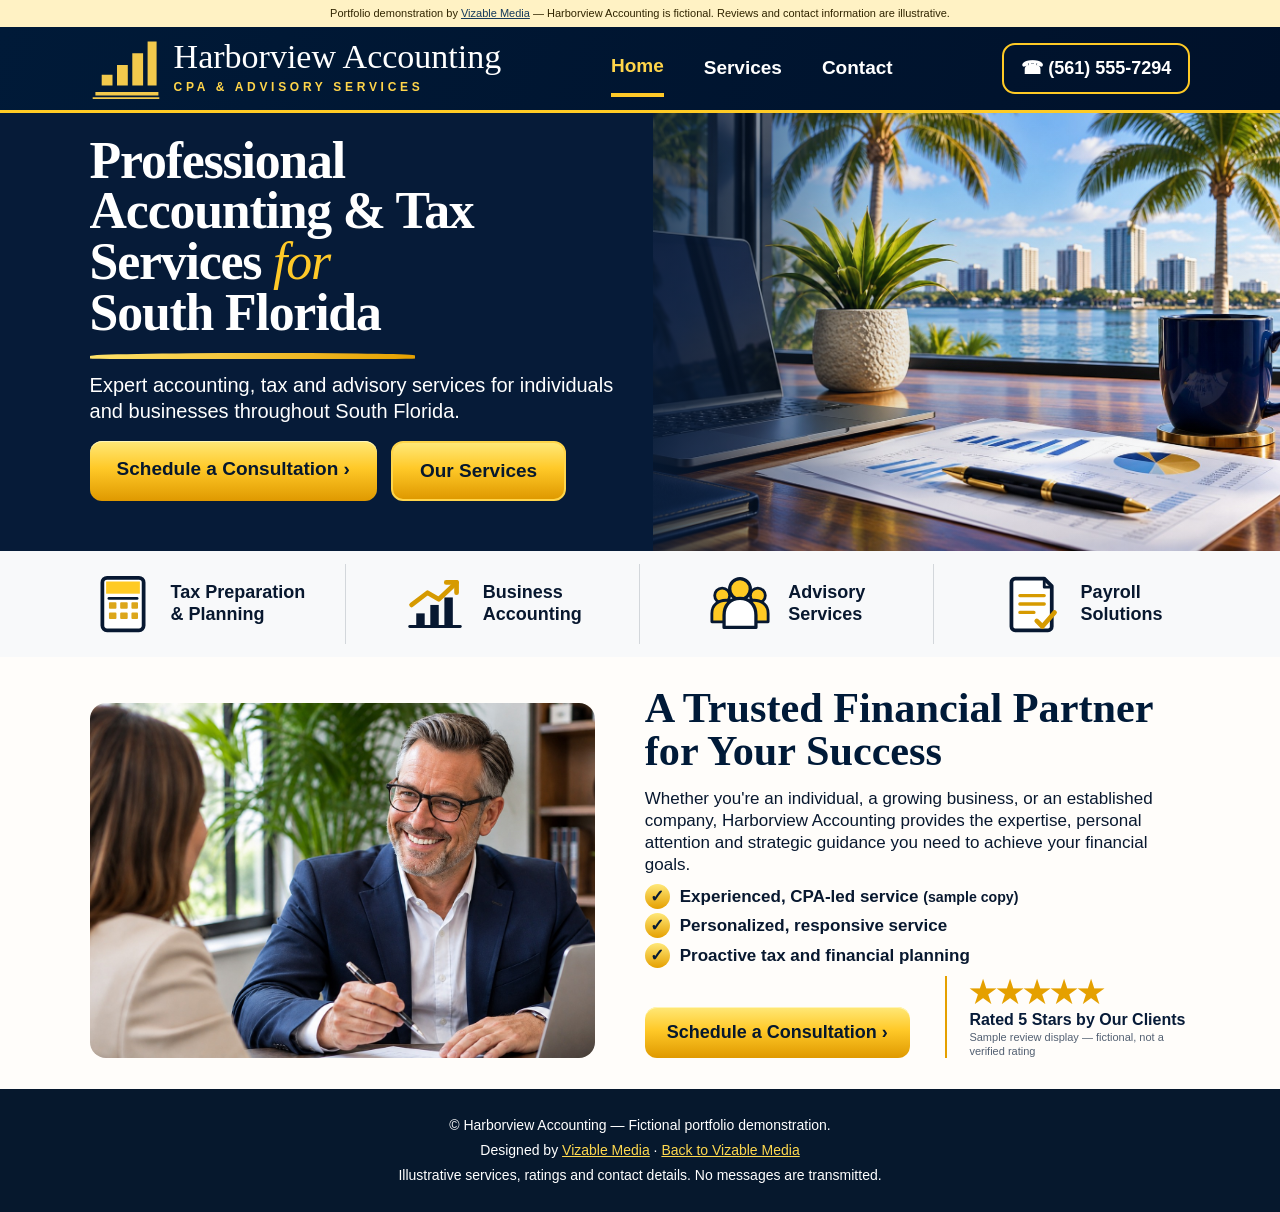
<file: portfolio/harborview/index.html>
<!doctype html><html lang="en"><head><meta charset="utf-8"><meta name="viewport" content="width=device-width, initial-scale=1"><meta name="robots" content="noindex,nofollow"><meta name="description" content="Harborview Accounting — fictional Vizable Media website portfolio demonstration."><title>Home | Harborview Accounting — Demo</title><link rel="stylesheet" href="styles.css?v=20261124-mobile-polished"><style>/* Desktop partner section: align the photo and action row at their bottom edges. */
@media (min-width:1001px){
.section .split{align-items:end;}
.section .split .home-partner-copy>.checks{margin-bottom:8px;}
.section .split .home-partner-copy>.partner-actions{margin-top:8px;}
}
</style></head><body><div class="demo">Portfolio demonstration by <a href="../../work.html">Vizable Media</a> — Harborview Accounting is fictional. Reviews and contact information are illustrative.</div><header class="header"><nav class="nav wrap" aria-label="Main navigation"><a class="brand" href="index.html"><img src="assets/logo.svg" alt=""><span><strong><span>Harborview</span> <span>Accounting</span></strong><small>CPA &amp; ADVISORY SERVICES</small></span></a><div class="links"><a href="index.html" aria-current="page">Home</a><a href="services.html" >Services</a><a href="contact.html" >Contact</a></div><a class="phone" href="contact.html">☎ (561) 555-7294</a></nav></header><main><section class="hero home"><div class="wrap"><h1>Professional<br>Accounting &amp; Tax<br>Services <em>for</em><br>South Florida</h1><div class="underline"></div><p>Expert accounting, tax and advisory services for individuals and businesses throughout South Florida.</p><div class="actions"><a class="btn" href="contact.html">Schedule a Consultation ›</a><a class="btn btn-outline" href="services.html">Our Services</a></div></div></section><div class="strip"><a href="services.html"><span class="symbol"><img src="assets/icon-home-tax.svg" alt="" aria-hidden="true"></span><b>Tax Preparation<br>&amp; Planning</b></a><a href="services.html"><span class="symbol"><img src="assets/icon-home-business.svg" alt="" aria-hidden="true"></span><b>Business<br>Accounting</b></a><a href="services.html"><span class="symbol"><img src="assets/icon-home-advisory.svg" alt="" aria-hidden="true"></span><b>Advisory<br>Services</b></a><a href="services.html"><span class="symbol"><img src="assets/icon-home-payroll.svg" alt="" aria-hidden="true"></span><b>Payroll<br>Solutions</b></a></div><section class="section"><div class="wrap split"><img src="assets/consultation-refined.jpg" alt="Professional financial consultation in a bright office"><div class="home-partner-copy"><h2>A Trusted Financial Partner for Your Success</h2><p>Whether you're an individual, a growing business, or an established company, Harborview Accounting provides the expertise, personal attention and strategic guidance you need to achieve your financial goals.</p><ul class="checks"><li>Experienced, CPA-led service <small>(sample copy)</small></li><li>Personalized, responsive service</li><li>Proactive tax and financial planning</li></ul><div class="partner-actions"><div class="review"><span class="review-stars">★★★★★</span><span class="review-label">Rated 5 Stars by Our Clients</span><small>Sample review display — fictional, not a verified rating</small></div><a class="btn" href="contact.html">Schedule a Consultation ›</a></div></div></div></section></main><footer class="footer"><p>© Harborview Accounting — Fictional portfolio demonstration.</p><p>Designed by <a href="../../work.html">Vizable Media</a> · <a href="../../work.html">Back to Vizable Media</a></p><p>Illustrative services, ratings and contact details. No messages are transmitted.</p></footer></body></html>
</file>
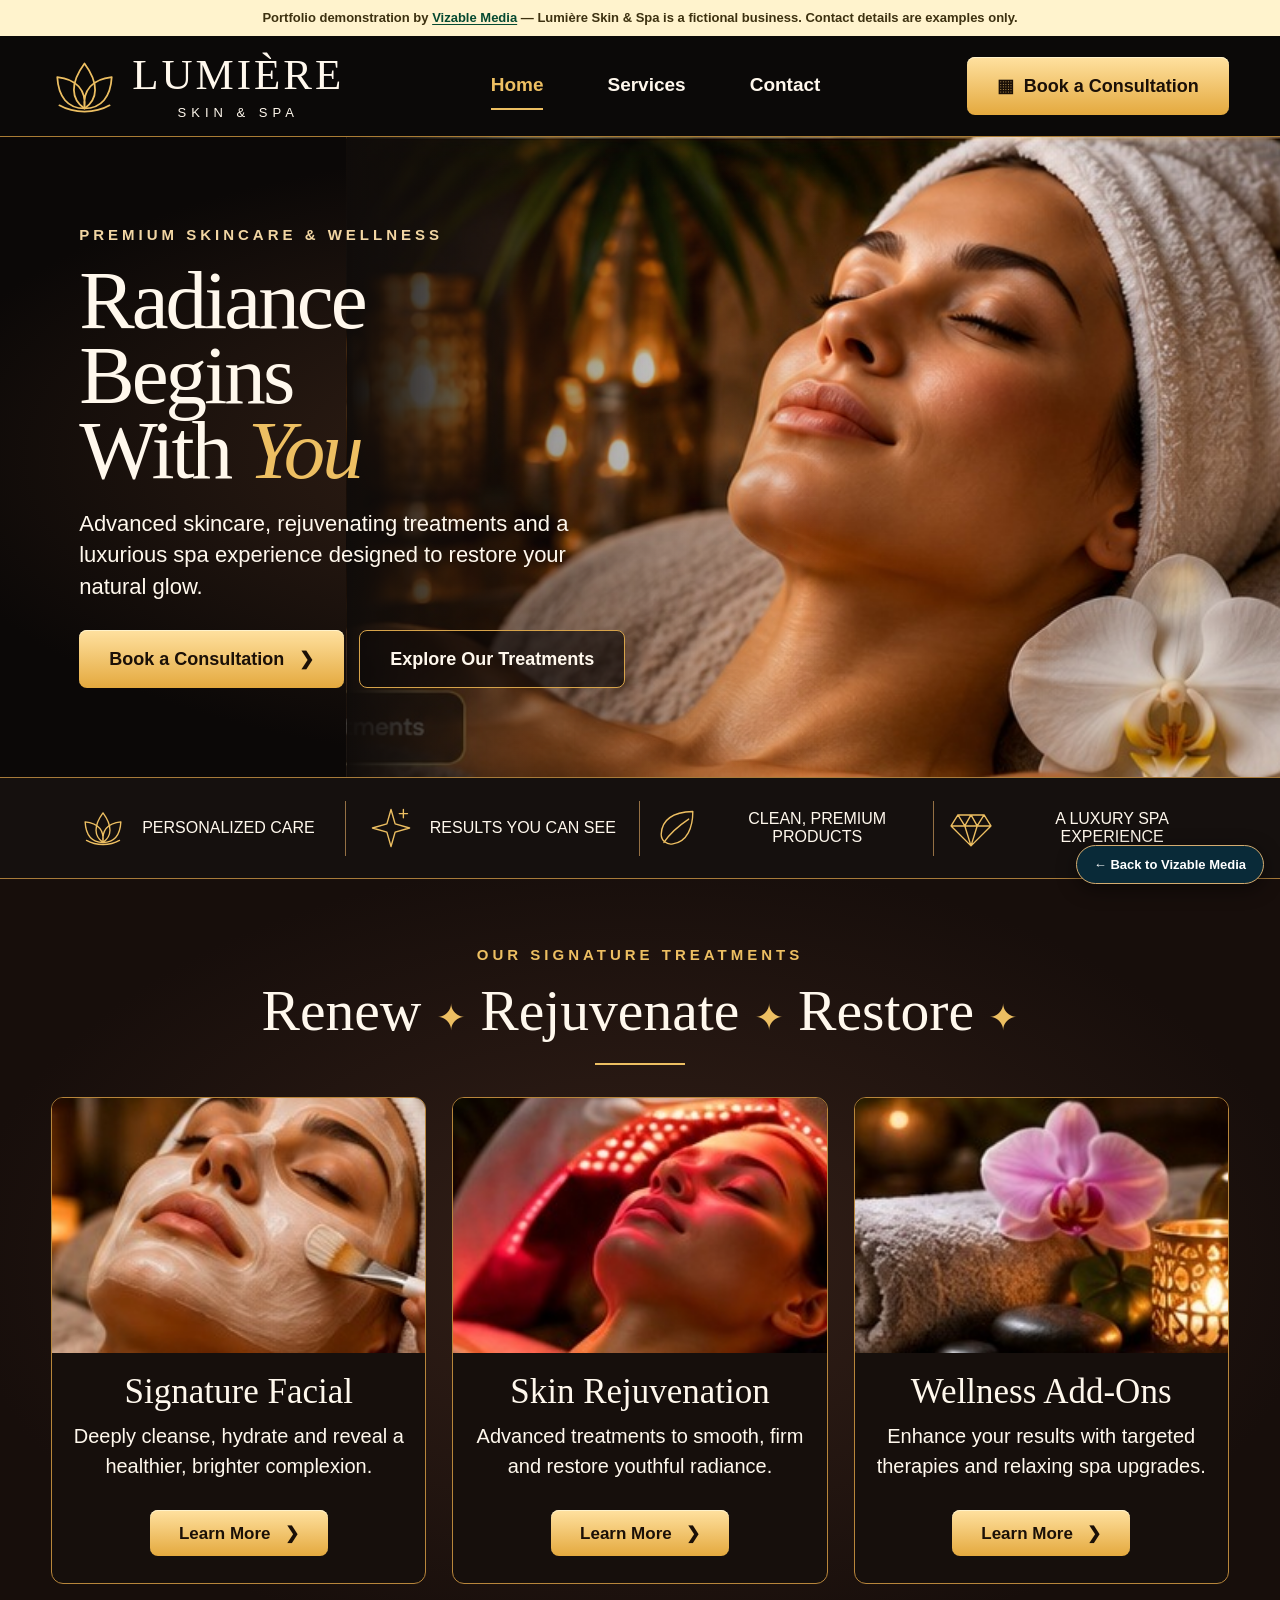
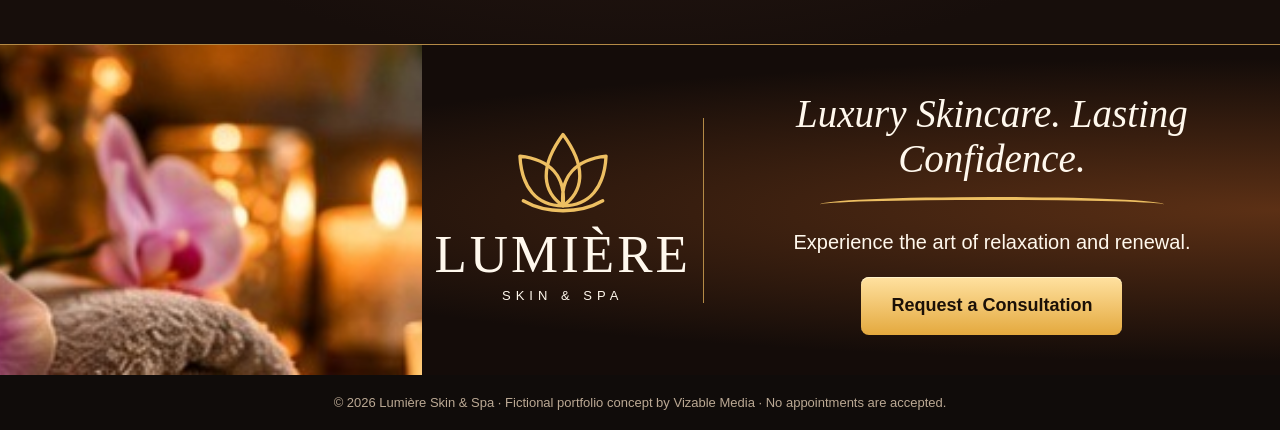
<file: portfolio/lumiere/index.html>
<!doctype html><html lang="en"><head><meta charset="utf-8"><meta name="viewport" content="width=device-width,initial-scale=1"><title>Lumière Skin & Spa — Luxury Skincare</title><link rel="stylesheet" href="styles.css"></head><body><div class="demo">Portfolio demonstration by <a href="../../work.html">Vizable Media</a> — Lumière Skin &amp; Spa is a fictional business. Contact details are examples only.</div><header><div class="wrap nav"><a class="brand" href="index.html"><svg class="icon lotus-svg" viewBox="0 0 64 64" aria-hidden="true"><path d="M32 53C19 44 18 29 32 10c14 19 13 34 0 43Z"/><path d="M32 53C16 53 7 42 6 23c18 2 28 12 26 30ZM32 53c16 0 25-11 26-30-18 2-28 12-26 30Z"/><path d="M8 50c14 8 34 8 48 0"/></svg><span>LUMIÈRE<small>SKIN & SPA</small></span></a><nav><a class="active" href="index.html">Home</a><a href="services.html">Services</a><a href="contact.html">Contact</a></nav><a class="button gold topbook" href="contact.html"><span aria-hidden="true">▦</span>&nbsp; Book a Consultation</a></div></header><main><section class="hero"><div class="hero-photo"></div><div class="wrap hero-content"><div class="eyebrow">PREMIUM SKINCARE & WELLNESS</div><h1>Radiance<br>Begins<br>With <em>You</em></h1><p>Advanced skincare, rejuvenating treatments and a luxurious spa experience designed to restore your natural glow.</p><div class="buttons"><a class="button gold" href="contact.html">Book a Consultation &nbsp; ❯</a><a class="button outline" href="services.html">Explore Our Treatments</a></div></div></section><div class="features"><div class="wrap feature-grid"><div><svg class="icon lotus-svg" viewBox="0 0 64 64" aria-hidden="true"><path d="M32 53C19 44 18 29 32 10c14 19 13 34 0 43Z"/><path d="M32 53C16 53 7 42 6 23c18 2 28 12 26 30ZM32 53c16 0 25-11 26-30-18 2-28 12-26 30Z"/><path d="M8 50c14 8 34 8 48 0"/></svg> PERSONALIZED CARE</div><div><svg class="icon" viewBox="0 0 64 64" aria-hidden="true"><path d="M32 5 38 26 59 32 38 38 32 59 26 38 5 32 26 26Z"/><path d="M50 5v12M44 11h12"/></svg> RESULTS YOU CAN SEE</div><div><svg class="icon" viewBox="0 0 64 64" aria-hidden="true"><path d="M55 8C26 9 10 19 9 41c0 9 8 16 17 14C47 52 55 31 55 8Z"/><path d="M13 53c9-14 21-24 36-34"/></svg> CLEAN, PREMIUM PRODUCTS</div><div><svg class="icon" viewBox="0 0 64 64" aria-hidden="true"><path d="M13 13h38l10 16-29 29L3 29Z M3 29h58 M13 13l10 16 9 29 9-29 10-16 M23 29l9-16 9 16"/></svg> A LUXURY SPA EXPERIENCE</div></div></div><section class="services" id="services"><div class="wrap"><p class="eyebrow centered">OUR SIGNATURE TREATMENTS</p><h2>Renew <b>✦</b> Rejuvenate <b>✦</b> Restore <b>✦</b></h2><div class="rule"></div><div class="cards"><article><img src="assets/facial.jpg" alt="Facial skincare treatment"><div class="card-copy"><h3>Signature Facial</h3><p>Deeply cleanse, hydrate and reveal a healthier, brighter complexion.</p><a class="button gold" href="services.html">Learn More &nbsp; ❯</a></div></article><article><img src="assets/rejuvenation.jpg" alt="Red light skin rejuvenation"><div class="card-copy"><h3>Skin Rejuvenation</h3><p>Advanced treatments to smooth, firm and restore youthful radiance.</p><a class="button gold" href="services.html">Learn More &nbsp; ❯</a></div></article><article><img src="assets/wellness.jpg" alt="Orchid and candle spa ritual"><div class="card-copy"><h3>Wellness Add-Ons</h3><p>Enhance your results with targeted therapies and relaxing spa upgrades.</p><a class="button gold" href="services.html">Learn More &nbsp; ❯</a></div></article></div></div></section><section class="closing" id="contact"><div class="closing-photo"></div><div class="closing-brand"><svg class="icon lotus-svg" viewBox="0 0 64 64" aria-hidden="true"><path d="M32 53C19 44 18 29 32 10c14 19 13 34 0 43Z"/><path d="M32 53C16 53 7 42 6 23c18 2 28 12 26 30ZM32 53c16 0 25-11 26-30-18 2-28 12-26 30Z"/><path d="M8 50c14 8 34 8 48 0"/></svg><span>LUMIÈRE<small>SKIN & SPA</small></span></div><div class="closing-message"><h2>Luxury Skincare. Lasting Confidence.</h2><div class="swoosh"></div><p>Experience the art of relaxation and renewal.</p><a class="button gold" href="contact.html">Request a Consultation</a></div></section></main><footer>© 2026 Lumière Skin & Spa · Fictional portfolio concept by Vizable Media · No appointments are accepted.</footer><a href="../../work.html" class="vm-portfolio-return" aria-label="Back to Vizable Media portfolio">← Back to Vizable Media</a></body></html>
</file>
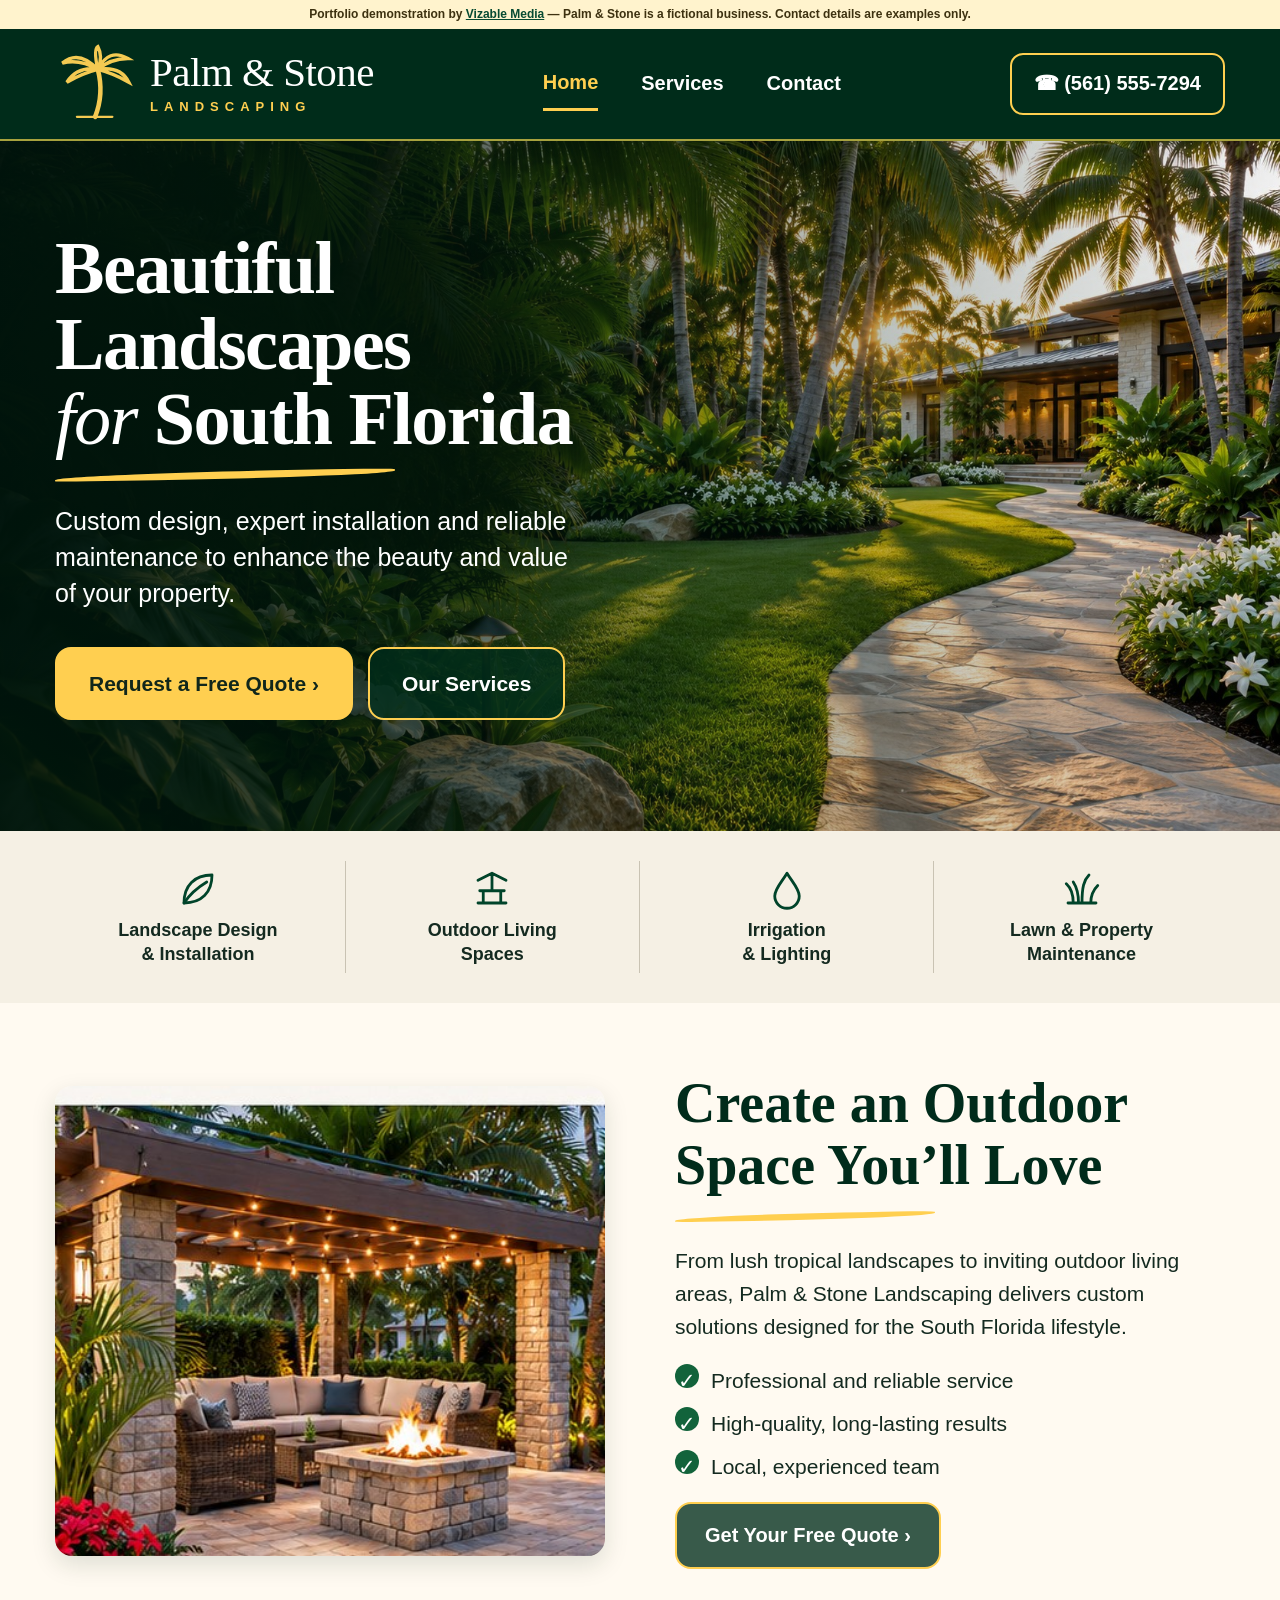
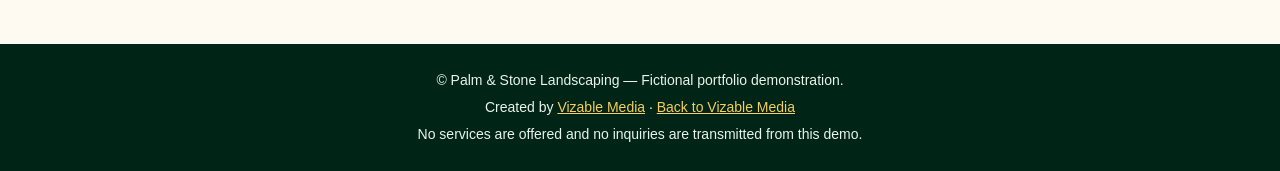
<file: portfolio/palm-stone/index.html>
<!doctype html><html lang="en"><head><meta charset="utf-8"><meta name="viewport" content="width=device-width,initial-scale=1"><meta name="description" content="Palm & Stone Landscaping — fictional demonstration website designed by Vizable Media."><meta name="robots" content="noindex,nofollow"><title>Home | Palm &amp; Stone Landscaping — Demo</title><link rel="stylesheet" href="styles.css"></head><body><div class="demo-banner">Portfolio demonstration by <a href="../../work.html">Vizable Media</a> — Palm &amp; Stone is a fictional business. Contact details are examples only.</div>
<header class="header"><nav class="nav wrap" aria-label="Main navigation"><a class="brand" href="index.html"><img class="brand-logo" src="assets/palm-logo.svg" alt="" width="68" height="68"><span><span class="brand-main">Palm &amp; Stone</span><span class="brand-sub">LANDSCAPING</span></span></a><div class="links"><a href="index.html" aria-current="page">Home</a><a href="services.html" >Services</a><a href="contact.html" >Contact</a></div><a class="phone" href="contact.html" aria-label="Contact us for a quote">☎ (561) 555-7294</a></nav></header><main><section class="hero home"><div class="hero-content"><h1>Beautiful<br>Landscapes<br><em>for</em> South Florida</h1><div class="accent"></div><p>Custom design, expert installation and reliable maintenance to enhance the beauty and value of your property.</p><div class="actions"><a class="btn" href="contact.html">Request a Free Quote ›</a><a class="btn alt" href="services.html">Our Services</a></div></div></section>
<div class="services-strip"><a href="services.html"><img src="assets/icon-leaf.svg" alt="" aria-hidden="true">Landscape Design<br>&amp; Installation</a><a href="services.html"><img src="assets/icon-patio.svg" alt="" aria-hidden="true">Outdoor Living<br>Spaces</a><a href="services.html"><img src="assets/icon-droplet.svg" alt="" aria-hidden="true">Irrigation<br>&amp; Lighting</a><a href="services.html"><img src="assets/icon-grass.svg" alt="" aria-hidden="true">Lawn &amp; Property<br>Maintenance</a></div>
<section class="section"><div class="wrap split"><img src="assets/outdoor-living.jpg" alt="Warmly lit tropical outdoor patio with a fire pit"><div><h2>Create an Outdoor Space You’ll Love</h2><div class="accent"></div><p>From lush tropical landscapes to inviting outdoor living areas, Palm &amp; Stone Landscaping delivers custom solutions designed for the South Florida lifestyle.</p><ul class="checks"><li>Professional and reliable service</li><li>High-quality, long-lasting results</li><li>Local, experienced team</li></ul><a class="btn alt" href="contact.html">Get Your Free Quote ›</a></div></div></section></main><footer class="footer"><p>© Palm &amp; Stone Landscaping — Fictional portfolio demonstration.</p><p>Created by <a href="../../work.html">Vizable Media</a> · <a href="../../work.html">Back to Vizable Media</a></p><p>No services are offered and no inquiries are transmitted from this demo.</p></footer></body></html>
</file>
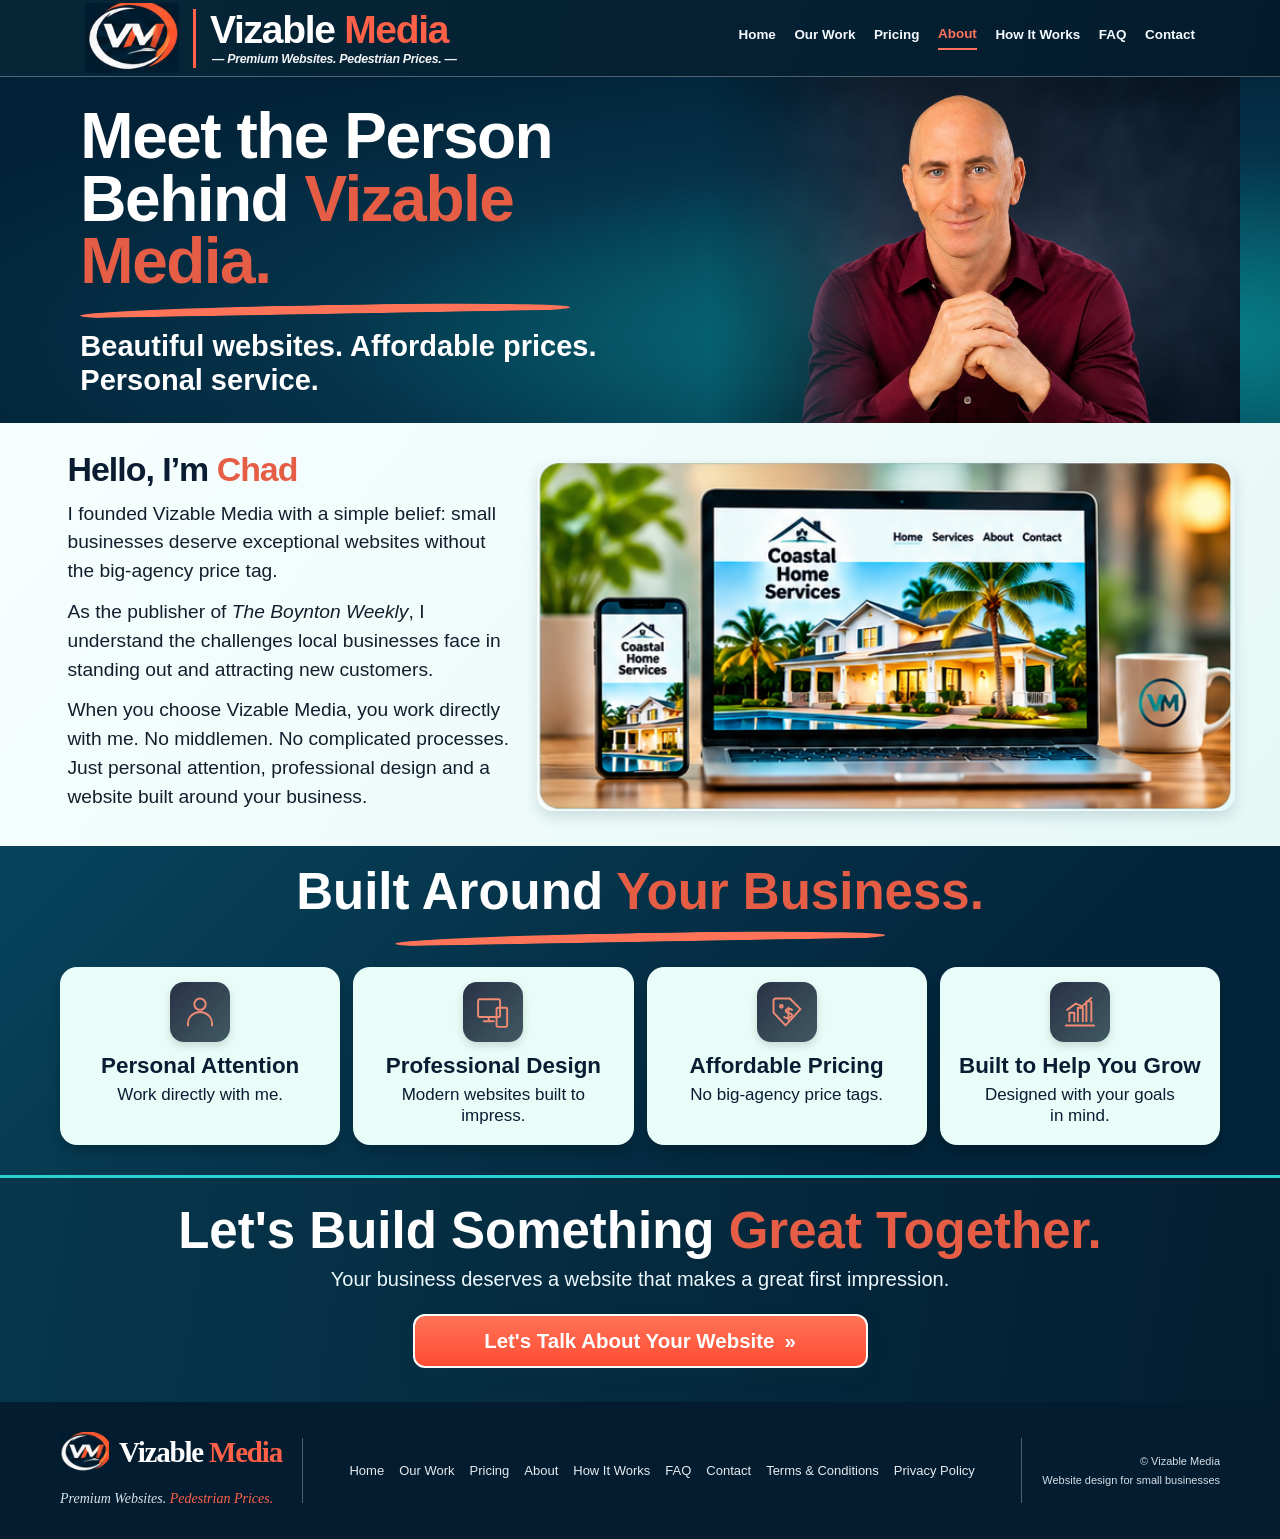
<file: about.html>
<!doctype html>
<html lang="en">
<head>
  <meta charset="utf-8"><meta name="viewport" content="width=device-width,initial-scale=1">
  <meta name="description" content="Meet Chad, the Boynton Beach founder of Vizable Media. Personal website design and affordable pricing for small businesses.">
  <title>About Chad | Vizable Media</title>
  <link rel="icon" type="image/svg+xml" href="vm-mark.svg">
  <link rel="stylesheet" href="styles.css?v=13">
  <link rel="stylesheet" href="theme-seafoam.css?v=1">
  <link rel="stylesheet" href="reference-match.css?v=1">
  <link rel="stylesheet" href="site-final.css?v=20261118b0261118b">
<link rel="stylesheet" href="faq.css?v=2"><link rel="stylesheet" href="preview-v2.css"><style>
/* About V1 — page-local refinements */
.vm-about-page .vm-about-hero h1 span,.vm-about-page .vm-about-story-copy h2 span,.vm-about-page .vm-about-values h2 span,.vm-about-page .vm-about-action h2 span{color:#e65d46!important;}
.vm-about-page .vm-about-rule p{line-height:1.5!important;}
.vm-about-page .vm-about-value-grid svg{box-sizing:border-box;width:60px;height:60px;padding:13px;background:linear-gradient(135deg,#293346,#405963);border-radius:14px;stroke:#f08b73;box-shadow:0 4px 9px #0002;}
.vm-about-page .vm-about-action .vm-coral-btn{border-radius:12px!important;}
@media(max-width:650px){
.vm-about-page .vm-about-hero h1{font-size:clamp(28px,8vw,43px)!important;line-height:1.08!important;}
.vm-about-page .vm-about-hero-copy{padding-bottom:16px!important;}
.vm-about-page .vm-about-hero-copy p{font-size:clamp(16px,4.6vw,20px)!important;line-height:1.3!important;}
.vm-about-page .vm-about-portrait{mask-image:linear-gradient(to bottom,transparent 0%,black 15%,black 65%,transparent 100%)!important;-webkit-mask-image:linear-gradient(to bottom,transparent 0%,black 15%,black 65%,transparent 100%)!important;}
.vm-about-page .vm-about-value-grid article{min-height:0!important;padding:17px 12px 19px!important;}
.vm-about-page .vm-about-action h2{font-size:clamp(26px,7.3vw,38px)!important;line-height:1.1!important;}
.vm-about-page .vm-about-action p{font-size:17px!important;line-height:1.35!important;}
}
@media(max-width:850px){
body > footer .foot {flex-direction:column!important;align-items:center!important;justify-content:flex-start!important;gap:16px!important;}
body > footer .foot > .foot-brand,body > footer .foot > .foot-links,body > footer .foot > .foot-note {flex:0 0 auto!important;width:100%!important;height:auto!important;min-height:0!important;box-sizing:border-box;}
body > footer .foot > .foot-links {align-content:center!important;align-items:center!important;justify-content:center!important;row-gap:14px!important;column-gap:12px!important;padding:14px 0!important;}
body > footer .foot > .foot-note {text-align:center!important;}
}</style></head>
<body>
  <header class="ref-site-header"><div class="ref-header-inner">
    <a class="ref-brand" href="index.html" aria-label="Vizable Media home"><span class="vm-brand-mark" aria-hidden="true"></span><span class="ref-brand-rule" aria-hidden="true"></span><span class="ref-brand-type"><strong>Vizable <em>Media</em></strong><small>— Premium Websites. Pedestrian Prices. —</small></span></a>
    <button id="menu" class="ref-menu-button" aria-expanded="false" aria-controls="nav" aria-label="Toggle navigation">☰</button>
    <nav id="nav" class="ref-nav" aria-label="Primary navigation"><a href="index.html">Home</a><a href="work.html">Our Work</a><a href="pricing.html">Pricing</a><a href="about.html" class="active" aria-current="page">About</a><a href="process.html">How It Works</a><a href="faq.html">FAQ</a><a href="contact.html">Contact</a></nav>
  </div></header>
  <main class="vm-about-page">
    <section class="vm-about-hero" aria-labelledby="about-heading">
      <div class="vm-about-hero-inner"><div class="vm-about-hero-copy">
        <h1 id="about-heading">Meet the Person<br>Behind <span>Vizable Media.</span></h1>
        <div class="vm-swoosh" aria-hidden="true"></div>
        <p>Beautiful websites. Affordable prices.<br>Personal service.</p>
      </div><img class="vm-about-portrait" src="chad-burgundy.png" alt="Chad, the founder of Vizable Media, smiling in a burgundy shirt" width="1671" height="941"></div>
    </section>
    <section class="vm-about-story" aria-labelledby="about-story-heading">
      <div class="vm-about-story-inner">
        <div class="vm-about-story-copy">
          <h2 id="about-story-heading">Hello, I’m <span>Chad</span></h2>
          <div class="vm-about-rule">
            <p>I founded Vizable Media with a simple belief: small businesses deserve exceptional websites without the big-agency price tag.</p>
            <p>As the publisher of <em>The Boynton Weekly</em>, I understand the challenges local businesses face in standing out and attracting new customers.</p>
            <p>When you choose Vizable Media, you work directly with me. No middlemen. No complicated processes. Just personal attention, professional design and a website built around your business.</p>
          </div>
        </div>
        <svg class="vm-about-story-art" viewBox="510 393 644 322" role="img" aria-label="Coastal Home Services website on a laptop and smartphone beside a coffee mug"><image href="about-approved.png" width="1199" height="1312"></image></svg>
      </div>
    </section>
    <section class="vm-about-values" aria-labelledby="about-values-heading">
      <div class="vm-about-values-inner">
        <h2 id="about-values-heading">Built Around <span>Your Business.</span></h2>
        <div class="vm-swoosh" aria-hidden="true"></div>
        <div class="vm-about-value-grid">
          <article><svg viewBox="0 0 48 48" aria-hidden="true"><circle cx="24" cy="13" r="8"></circle><path d="M7 43v-3c0-9 8-16 17-16s17 7 17 16v3"></path></svg><h3>Personal Attention</h3><p>Work directly with me.</p></article>
          <article><svg viewBox="0 0 48 48" aria-hidden="true"><rect x="3" y="6" width="31" height="25" rx="2"></rect><rect x="29" y="18" width="15" height="27" rx="2"></rect><path d="M18 31v6M11 37h14"></path></svg><h3>Professional Design</h3><p>Modern websites built to impress.</p></article>
          <article><svg viewBox="0 0 48 48" aria-hidden="true"><path d="M7 5h21l15 15-21 23L5 25V7z"></path><circle cx="16" cy="16" r="2"></circle><path d="M31 21c-4-3-11-1-8 3 2 3 9 1 8 5-1 3-7 5-11 2M26 18v17"></path></svg><h3>Affordable Pricing</h3><p>No big-agency price tags.</p></article>
          <article><svg viewBox="0 0 48 48" aria-hidden="true"><path d="M4 43h40M9 37V25h7v12M21 37V18h7v19M33 37V9h7v28M6 21l12-9 9 4 13-12"></path></svg><h3>Built to Help You Grow</h3><p>Designed with your goals in mind.</p></article>
        </div>
      </div>
    </section>
    <section class="vm-about-action" aria-labelledby="about-action-heading"><h2 id="about-action-heading">Let's Build Something <span>Great Together.</span></h2><p>Your business deserves a website that makes a great first impression.</p><a class="vm-coral-btn" href="contact.html">Let's Talk About Your Website <span aria-hidden="true">»</span></a></section>
  </main>
  <footer><div class="wrap foot"><div class="foot-brand"><a class="logo" href="index.html"><span class="vm-footer-mark" aria-hidden="true"></span><span class="vm-logo-wordmark">Vizable <b>Media</b></span></a><p>Premium Websites. <span class="footer-accent">Pedestrian Prices.</span></p></div><div class="foot-links" aria-label="Footer navigation"><a href="index.html">Home</a><a href="work.html">Our Work</a><a href="pricing.html">Pricing</a><a href="about.html">About</a><a href="process.html">How It Works</a><a href="faq.html">FAQ</a><a href="contact.html">Contact</a><a href="terms.html">Terms &amp; Conditions</a><a href="privacy.html">Privacy Policy</a></div><div class="foot-note">© Vizable Media<br>Website design for small businesses</div></div></footer>
  <script src="script.js"></script>
</body>
</html>
</file>
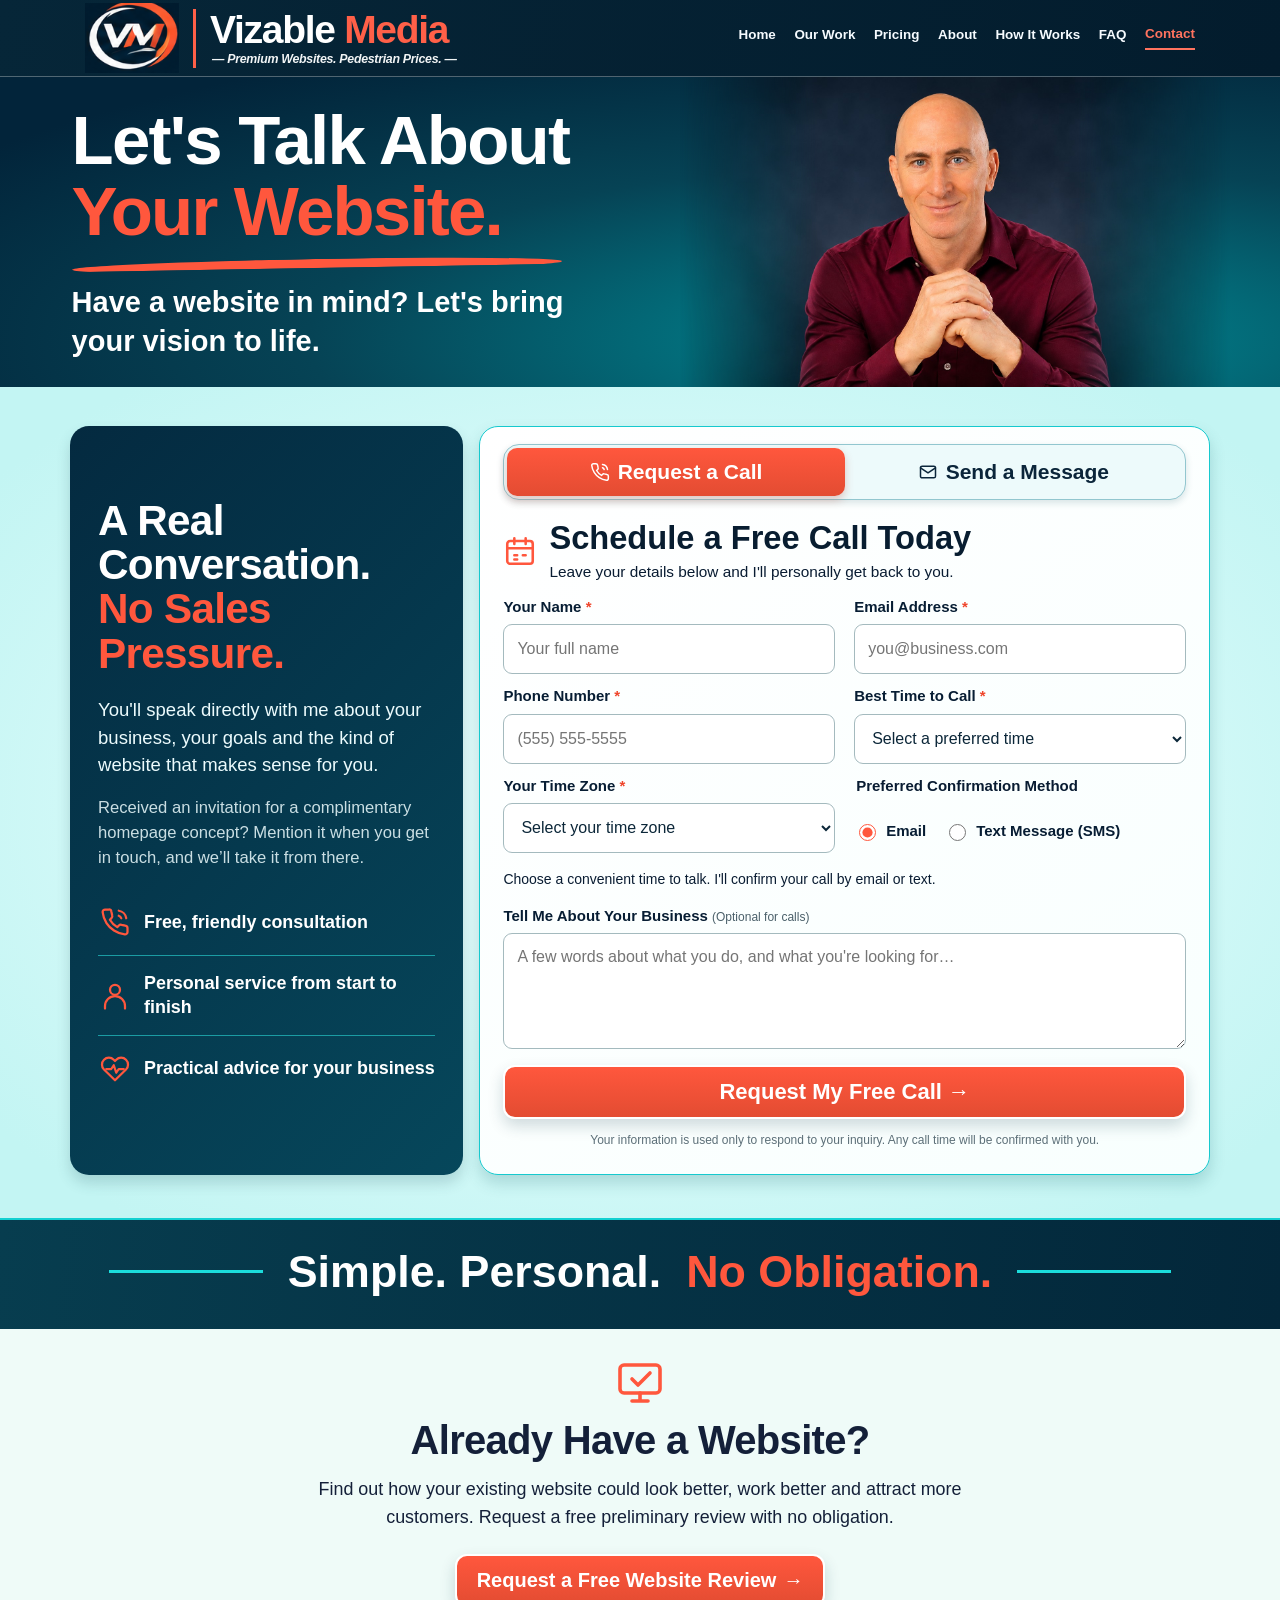
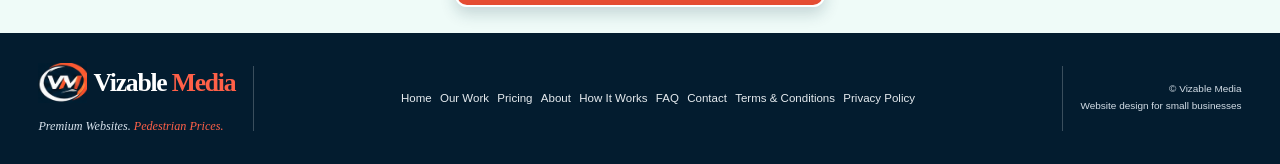
<file: contact.html>
<!doctype html>
<html lang="en">
<head>
  <meta charset="utf-8"><meta name="viewport" content="width=device-width,initial-scale=1">
  <meta name="description" content="Contact Chad at Vizable Media. Request a free phone conversation or send a message about your small business website.">
  <title>Contact Chad | Vizable Media</title>
  <link rel="icon" type="image/svg+xml" href="vm-mark.svg">
  <link rel="stylesheet" href="styles.css?v=13">
  <link rel="stylesheet" href="theme-seafoam.css?v=1">
  <link rel="stylesheet" href="reference-match.css?v=1">
  <link rel="stylesheet" href="site-final.css?v=20261119sending">
  <style>.vm-contact-invitation .vm-concept-note{font-size:.92rem;line-height:1.55;margin-top:1rem;opacity:.85}</style>
<link rel="stylesheet" href="faq.css?v=2"><link rel="stylesheet" href="preview-v2.css">
<style id="contact-v1">
/* Contact V1 — page-local design refinements. Shared assets and scripts unchanged. */
body.contact-refined .vm-contact-page {--contact-accent:#ff573d;--contact-button:linear-gradient(180deg,#ff573d,#e34c32);margin-bottom:0!important;padding-bottom:0!important;}
body.contact-refined .vm-contact-page .vm-contact-hero h1 span,
body.contact-refined .vm-contact-page .vm-contact-invitation h2 span,
body.contact-refined .vm-contact-page .vm-contact-bottom h2 em {color:#ff573d!important;-webkit-text-fill-color:#ff573d!important;background:none!important;opacity:1!important;}
body.contact-refined .vm-contact-hero .vm-swoosh {border-top-color:#ff573d!important;}
body.contact-refined .vm-contact-hero-copy p {line-height:1.35!important;max-width:560px;}
body.contact-refined .contact-mobile-shortcut {display:none;}
body.contact-refined .vm-contact-page .vm-contact-portrait {mask-image:linear-gradient(90deg,transparent 0%,#000 25%,#000 88%,transparent 100%)!important;-webkit-mask-image:linear-gradient(90deg,transparent 0%,#000 25%,#000 88%,transparent 100%)!important;}
body.contact-refined .vm-contact-invitation>p {font-size:clamp(16px,1.35vw,19px)!important;line-height:1.48!important;}
body.contact-refined .vm-contact-invitation .vm-concept-note {font-size:clamp(14px,1.2vw,16px)!important;line-height:1.5!important;}
body.contact-refined .vm-contact-invitation li {gap:12px!important;}
body.contact-refined .vm-contact-invitation li span {display:grid!important;place-items:center!important;flex:0 0 34px!important;width:34px!important;height:34px!important;font-size:0!important;color:#ff573d!important;}
body.contact-refined .vm-contact-invitation li svg {display:block;width:30px;height:30px;flex:none;stroke:currentColor;}
body.contact-refined .vm-contact-invitation li strong {line-height:1.3!important;font-size:clamp(15px,1.4vw,18px)!important;white-space:normal;}
body.contact-refined .vm-contact-form-card {min-width:0;scroll-margin-top:105px;}
body.contact-refined .vm-contact-tabs {display:grid!important;grid-template-columns:minmax(0,1fr) minmax(0,1fr)!important;}
body.contact-refined .vm-contact-tabs button {display:flex!important;align-items:center!important;justify-content:center!important;gap:8px!important;min-width:0!important;min-height:48px!important;padding:9px 8px!important;border-radius:10px!important;font-size:clamp(15px,1.8vw,21px)!important;line-height:1.2!important;}
body.contact-refined .vm-contact-tabs button span {display:flex;align-items:center;justify-content:center;flex:0 0 auto;font-size:0!important;}
body.contact-refined .vm-contact-tabs button svg {display:block;width:20px;height:20px;stroke:currentColor;}
body.contact-refined .vm-contact-tabs button.selected {background:var(--contact-button)!important;color:white!important;}
body.contact-refined .vm-contact-form-intro {gap:12px!important;}
body.contact-refined .vm-contact-form-icon {font-size:0!important;display:block!important;flex:0 0 34px!important;width:34px!important;height:34px!important;position:relative!important;color:#ff573d!important;}
body.contact-refined .vm-contact-form-icon::before {content:"";position:absolute;inset:0;background-image:url("data:image/svg+xml,%3Csvg%20xmlns%3D%22http%3A%2F%2Fwww.w3.org%2F2000%2Fsvg%22%20viewBox%3D%220%200%2024%2024%22%20fill%3D%22none%22%20stroke%3D%22%23ff573d%22%20stroke-width%3D%221.8%22%20stroke-linecap%3D%22round%22%20stroke-linejoin%3D%22round%22%3E%3Crect%20x%3D%223%22%20y%3D%225%22%20width%3D%2218%22%20height%3D%2216%22%20rx%3D%222%22%2F%3E%3Cpath%20d%3D%22M16%203v4M8%203v4M3%2010h18m-13%205h2m4%200h2m-8%203h2%22%2F%3E%3C%2Fsvg%3E");background-repeat:no-repeat;background-size:contain;background-position:center;}
body.contact-refined .vm-contact-form-card:has([data-contact-mode="message"].selected) .vm-contact-form-icon::before,body.contact-refined .vm-contact-form-card:has([data-contact-mode="message"][aria-pressed="true"]) .vm-contact-form-icon::before {background-image:url("data:image/svg+xml,%3Csvg%20xmlns%3D%22http%3A%2F%2Fwww.w3.org%2F2000%2Fsvg%22%20viewBox%3D%220%200%2024%2024%22%20fill%3D%22none%22%20stroke%3D%22%23ff573d%22%20stroke-width%3D%221.8%22%20stroke-linecap%3D%22round%22%20stroke-linejoin%3D%22round%22%3E%3Crect%20x%3D%223%22%20y%3D%225%22%20width%3D%2218%22%20height%3D%2214%22%20rx%3D%222%22%2F%3E%3Cpath%20d%3D%22m3%207%209%206%209-6%22%2F%3E%3C%2Fsvg%3E");}
body.contact-refined #form-title {font-size:clamp(24px,2.55vw,36px)!important;line-height:1.12!important;}
body.contact-refined #form-intro {font-size:clamp(14px,1.2vw,16px)!important;line-height:1.4!important;}
body.contact-refined .vm-contact-form-card .vm-field label,body.contact-refined .vm-contact-form-card .vm-confirmation-field legend {font-size:15px!important;line-height:1.35!important;}
body.contact-refined .vm-contact-form-card .vm-field input:not([type="radio"]):not([type="checkbox"]),body.contact-refined .vm-contact-form-card .vm-field select,body.contact-refined .vm-contact-form-card .vm-field textarea {font-size:16px!important;line-height:1.4!important;min-width:0!important;}
body.contact-refined .vm-contact-form-card .vm-field input:not([type="radio"]):not([type="checkbox"]),body.contact-refined .vm-contact-form-card .vm-field select {height:50px!important;}
body.contact-refined .vm-contact-form-card .vm-field input[type="radio"],body.contact-refined .vm-contact-form-card .vm-field input[type="checkbox"] {width:17px!important;height:17px!important;min-width:17px!important;accent-color:#ff573d;flex-shrink:0;}
body.contact-refined .vm-contact-form-card .vm-field label small {font-size:12px!important;}
body.contact-refined .vm-contact-form-card .vm-scheduling-note {font-size:14px!important;line-height:1.5!important;}
body.contact-refined .vm-contact-form-card .vm-contact-privacy {font-size:12px!important;line-height:1.5!important;}
body.contact-refined .vm-contact-page .vm-contact-submit,body.contact-refined .vm-contact-page .contact-review .vm-coral-btn,body.contact-refined .vm-contact-page .contact-mobile-shortcut {background:var(--contact-button)!important;border-radius:12px!important;font-weight:800!important;color:#fff!important;}
body.contact-refined .vm-contact-page .vm-contact-submit {min-height:54px!important;font-size:clamp(17px,1.9vw,22px)!important;}
body.contact-refined .contact-review {padding:30px 20px 34px!important;text-align:center;}
body.contact-refined .contact-review-icon {width:48px;height:48px;color:#ff573d!important;display:block;margin:0 auto 10px;}
body.contact-refined .contact-review h2 {font-size:clamp(28px,3.2vw,40px)!important;margin:0 0 12px!important;line-height:1.18!important;}
body.contact-refined .contact-review p {font-size:clamp(15px,1.4vw,18px)!important;line-height:1.55!important;max-width:680px!important;margin:0 auto 22px!important;}
body.contact-refined .contact-review .vm-coral-btn {display:inline-flex!important;align-items:center!important;justify-content:center!important;gap:7px!important;max-width:100%!important;min-width:0!important;min-height:48px!important;padding:12px 20px!important;font-size:clamp(15px,1.6vw,20px)!important;white-space:normal!important;text-align:center!important;line-height:1.25!important;}
body.contact-refined .contact-review .vm-coral-btn span {flex-shrink:0;white-space:nowrap;}
body.contact-refined .vm-contact-page [hidden] {display:none!important;}
body.contact-refined .vm-contact-page :is(a,button,input,select,textarea):focus-visible {outline:2px solid #15777c;outline-offset:3px;}
@media(min-width:851px){
 body.contact-refined .vm-contact-grid {grid-template-columns:minmax(0,35fr) minmax(0,65fr)!important;}
 body.contact-refined > footer .foot {box-sizing:border-box!important;padding-inline:24px!important;width:100%!important;}
 body.contact-refined > footer .foot > .foot-links {column-gap:clamp(5px,.65vw,10px)!important;flex:1 1 auto!important;min-width:0!important;}
 body.contact-refined > footer .foot > .foot-links a {white-space:nowrap!important;margin-inline:0!important;}
}
@media(min-width:1150px){body.contact-refined > footer .foot > .foot-links {flex-wrap:nowrap!important;}}
@media(max-width:850px){
 body.contact-refined .vm-contact-grid {grid-template-columns:minmax(0,1fr)!important;}
 body.contact-refined .vm-contact-invitation ul {display:flex!important;flex-direction:column!important;align-items:stretch!important;width:max-content!important;max-width:100%!important;margin-inline:auto!important;gap:10px!important;}
 body.contact-refined .vm-contact-invitation li {justify-content:flex-start!important;text-align:left!important;min-width:0;}
 body.contact-refined .vm-contact-bottom {min-height:0!important;height:auto!important;padding:20px 16px!important;}
 body.contact-refined .vm-contact-bottom h2 {display:flex!important;flex-wrap:wrap!important;gap:5px 8px!important;line-height:1.12!important;font-size:clamp(25px,6.9vw,36px)!important;margin:0!important;}
 body.contact-refined .vm-contact-bottom h2 span {display:none!important;}
 body.contact-refined .vm-contact-bottom h2 em {flex:0 0 100%!important;text-align:center!important;}
 body.contact-refined > footer {margin-top:0!important;min-height:0!important;height:auto!important;}
 body.contact-refined > footer .foot {display:flex!important;flex-direction:column!important;align-items:center!important;justify-content:flex-start!important;gap:16px!important;height:auto!important;min-height:0!important;}
 body.contact-refined > footer .foot > .foot-brand,body.contact-refined > footer .foot > .foot-links,body.contact-refined > footer .foot > .foot-note {flex:0 0 auto!important;width:100%!important;height:auto!important;min-height:0!important;box-sizing:border-box;}
 body.contact-refined > footer .foot > .foot-links {display:flex!important;flex-wrap:wrap!important;align-content:center!important;align-items:center!important;justify-content:center!important;row-gap:14px!important;column-gap:12px!important;padding:14px 0!important;}
 body.contact-refined > footer .foot > .foot-links a {height:auto!important;min-height:0!important;margin:0!important;}
 body.contact-refined > footer .foot > .foot-note {text-align:center!important;}
}
@media(max-width:650px){
 body.contact-refined .vm-contact-hero-copy {padding:28px 5% 18px!important;}
 body.contact-refined .vm-contact-hero-copy p {font-size:clamp(17px,4.8vw,21px)!important;line-height:1.35!important;margin:0 auto!important;}
 body.contact-refined .vm-contact-page .contact-mobile-shortcut {display:inline-flex!important;align-items:center;justify-content:center;gap:8px;margin:15px auto 0;padding:11px 20px;text-decoration:none;font-size:15px;min-height:42px;}
 body.contact-refined .vm-contact-page .vm-contact-portrait {mask-image:linear-gradient(180deg,#000 0%,#000 86%,transparent 100%)!important;-webkit-mask-image:linear-gradient(180deg,#000 0%,#000 86%,transparent 100%)!important;}
 body.contact-refined .vm-contact-tabs button {font-size:clamp(12px,3.55vw,16px)!important;gap:5px!important;padding:9px 4px!important;white-space:nowrap!important;}
 body.contact-refined .vm-contact-tabs button svg {width:16px;height:16px;}
 body.contact-refined .vm-contact-form-intro {align-items:center!important;gap:9px!important;}
 body.contact-refined .vm-contact-form-icon {flex-basis:29px!important;width:29px!important;height:29px!important;}
 body.contact-refined .vm-contact-form-card .vm-confirmation-field {gap:12px 16px!important;}
 body.contact-refined .contact-review {padding:25px 15px 28px!important;}
 body.contact-refined .contact-review .vm-coral-btn {font-size:clamp(12px,3.7vw,16px)!important;gap:5px!important;padding:12px 9px!important;width:auto!important;min-height:48px!important;white-space:nowrap!important;}
}
@media(max-width:340px){
 body.contact-refined .vm-contact-tabs button {font-size:11px!important;gap:4px!important;}
 body.contact-refined .contact-review .vm-coral-btn {white-space:normal!important;}
}
</style>

<style id="contact-v2">
/* Contact V2: responsive alignment and spacing, without changing form behavior. */
@media(min-width:851px){
 body.contact-refined .vm-contact-page .vm-contact-portrait {mask-image:linear-gradient(90deg,transparent 0%,#000 25%,#000 72%,transparent 100%)!important;-webkit-mask-image:linear-gradient(90deg,transparent 0%,#000 25%,#000 72%,transparent 100%)!important;}
 body.contact-refined .vm-contact-invitation {display:flex!important;flex-direction:column!important;justify-content:space-between!important;gap:12px!important;}
 body.contact-refined .vm-contact-invitation ul {margin-bottom:0!important;}
 body.contact-refined > footer .foot {display:grid!important;grid-template-columns:minmax(0,1fr) minmax(0,2.6fr) minmax(0,1fr)!important;align-items:center!important;gap:16px!important;}
 body.contact-refined > footer .foot > .foot-brand {grid-column:1!important;grid-row:1!important;min-width:0!important;width:auto!important;}
 body.contact-refined > footer .foot > .foot-links {grid-column:2!important;grid-row:1!important;display:flex!important;flex-wrap:wrap!important;justify-content:center!important;align-items:center!important;width:auto!important;}
 body.contact-refined > footer .foot > .foot-note {grid-column:3!important;grid-row:1!important;width:auto!important;min-width:0!important;text-align:right!important;}
}
@media(max-width:850px){
 body.contact-refined .vm-contact-invitation h2 {text-align:center!important;font-size:clamp(24px,6.1vw,34px)!important;line-height:1.13!important;}
 body.contact-refined .vm-contact-invitation h2 br:first-of-type {display:none!important;}
 body.contact-refined .vm-contact-invitation h2 span {display:block!important;}
 body.contact-refined .vm-contact-invitation > p {text-align:center!important;}
 body.contact-refined .vm-contact-invitation ul {width:fit-content!important;max-width:100%!important;margin-inline:auto!important;}
 body.contact-refined .vm-contact-form-intro {display:flex!important;flex-direction:column!important;align-items:center!important;text-align:center!important;gap:8px!important;}
 body.contact-refined .vm-contact-form-intro > div {width:100%!important;text-align:center!important;}
 body.contact-refined .vm-contact-form-icon {flex:0 0 30px!important;width:30px!important;height:30px!important;}
 body.contact-refined #form-title {text-align:center!important;}
 body.contact-refined #form-intro {text-align:center!important;}
 body.contact-refined .vm-contact-content {padding-bottom:28px!important;}
 body.contact-refined .contact-review .vm-coral-btn {width:100%!important;max-width:340px!important;box-sizing:border-box!important;white-space:normal!important;padding-inline:12px!important;}
}
</style>
<style id="contact-v3">
/* Desktop panel rhythm and footer containment; mobile-only finishing touches. */
@media(min-width:851px){
 body.contact-refined .vm-contact-invitation {justify-content:center!important;gap:0!important;}
 body.contact-refined .vm-contact-invitation h2 {margin:0 0 20px!important;}
 body.contact-refined .vm-contact-invitation > p {margin:0 0 18px!important;font-size:clamp(17px,1.45vw,20px)!important;}
 body.contact-refined .vm-contact-invitation > p.vm-concept-note {margin:0 0 18px!important;font-size:clamp(15px,1.3vw,18px)!important;}
 body.contact-refined .vm-contact-invitation li {padding-block:16px!important;}
 body.contact-refined > footer .foot {grid-template-columns:max-content minmax(0,1fr) max-content!important;gap:0!important;max-width:1400px!important;padding-inline:clamp(20px,3vw,46px)!important;}
 body.contact-refined > footer .foot > .foot-brand {padding:0 18px 0 0!important;border:0!important;}
 body.contact-refined > footer .foot > .foot-brand .logo {display:flex!important;align-items:center!important;gap:6px!important;white-space:nowrap!important;font-size:clamp(18px,2vw,29px)!important;}
 body.contact-refined > footer .foot > .foot-brand .vm-logo-wordmark {font-size:inherit!important;white-space:nowrap!important;}
 body.contact-refined > footer .foot > .foot-brand p {white-space:nowrap!important;font-size:clamp(10px,.95vw,14px)!important;}
 body.contact-refined > footer .foot > .foot-links {border-left:1px solid #ffffff38!important;border-right:1px solid #ffffff38!important;padding:8px 14px!important;gap:9px clamp(5px,.65vw,10px)!important;}
 body.contact-refined > footer .foot > .foot-links a {font-size:clamp(9px,.9vw,13px)!important;}
 body.contact-refined > footer .foot > .foot-note {border:0!important;padding:0 0 0 18px!important;font-size:clamp(9px,.78vw,12px)!important;}
}
@media(min-width:1150px){body.contact-refined > footer .foot > .foot-links {flex-wrap:wrap!important;}}
@media(max-width:850px){
 body.contact-refined .vm-contact-invitation ul {gap:8px!important;}
 body.contact-refined .vm-contact-invitation li {padding-block:7px!important;}
 body.contact-refined .vm-contact-hero .vm-swoosh {border-top-width:5px!important;height:8px!important;}
}
html:has(body.contact-refined) {background:#151e2e!important;min-height:100%;}
body.contact-refined {min-height:100vh!important;display:flex!important;flex-direction:column!important;margin-bottom:0!important;padding-bottom:0!important;}
body.contact-refined > main {flex:1 0 auto!important;}
body.contact-refined > footer {margin-bottom:0!important;flex-shrink:0!important;}
</style>
<style id="contact-v4">
/* Desktop-only final spacing and footer containment. */
@media (min-width:851px) {
 body.contact-refined > footer {box-sizing:border-box!important;width:100%!important;max-width:100%!important;padding-inline:0!important;}
 body.contact-refined > footer > .wrap.foot {box-sizing:border-box!important;width:100%!important;max-width:1400px!important;margin-inline:auto!important;position:static!important;transform:none!important;padding-inline:clamp(24px,3vw,46px)!important;grid-template-columns:max-content minmax(0,1fr) minmax(0, max-content)!important;}
 body.contact-refined > footer .foot-brand .logo {margin-left:0!important;transform:none!important;}
 body.contact-refined > footer .foot-brand {margin-left:0!important;}
 body.contact-refined .contact-review {padding-bottom:26px!important;}
 body.contact-refined .contact-review .vm-extra-inner {margin-bottom:0!important;padding-bottom:0!important;}
}
</style>
</head>
<body class="contact-refined">
  <header class="ref-site-header"><div class="ref-header-inner">
    <a class="ref-brand" href="index.html" aria-label="Vizable Media home"><span class="vm-brand-mark" aria-hidden="true"></span><span class="ref-brand-rule" aria-hidden="true"></span><span class="ref-brand-type"><strong>Vizable <em>Media</em></strong><small>— Premium Websites. Pedestrian Prices. —</small></span></a>
    <button id="menu" class="ref-menu-button" aria-expanded="false" aria-controls="nav" aria-label="Toggle navigation">☰</button>
    <nav id="nav" class="ref-nav" aria-label="Primary navigation"><a href="index.html">Home</a><a href="work.html">Our Work</a><a href="pricing.html">Pricing</a><a href="about.html">About</a><a href="process.html">How It Works</a><a href="faq.html">FAQ</a><a href="contact.html" class="active" aria-current="page">Contact</a></nav>
  </div></header>
  <main class="vm-contact-page">
    <section class="vm-contact-hero" aria-labelledby="contact-heading">
      <div class="vm-contact-hero-inner">
        <div class="vm-contact-hero-copy"><h1 id="contact-heading">Let's Talk About<br><span>Your Website.</span></h1><div class="vm-swoosh" aria-hidden="true"></div><p>Have a website in mind? Let's bring your vision to life.</p><a class="contact-mobile-shortcut" href="#contact-form-card">Get in Touch <span aria-hidden="true">↓</span></a></div>
        <img class="vm-contact-portrait" src="chad-burgundy.png" alt="Chad smiling in his burgundy shirt" width="1671" height="941">
      </div>
    </section>
    <section class="vm-contact-content" aria-label="Contact options">
      <div class="vm-contact-grid">
        <aside class="vm-contact-invitation">
          <h2>A Real <br>Conversation.<br><span>No Sales Pressure.</span></h2>
          <p>You'll speak directly with me about your business, your goals and the kind of website that makes sense for you.</p>
          <p class="vm-concept-note">Received an invitation for a complimentary homepage concept? Mention it when you get in touch, and we’ll take it from there.</p>
          <ul>
            <li><span aria-hidden="true"><svg viewBox="0 0 24 24" fill="none" stroke="currentColor" stroke-width="1.8" stroke-linecap="round" stroke-linejoin="round" aria-hidden="true" focusable="false"><path d="M22 16.92v3a2 2 0 0 1-2.18 2 19.79 19.79 0 0 1-8.63-3.07 19.5 19.5 0 0 1-6-6 19.79 19.79 0 0 1-3.07-8.67A2 2 0 0 1 4.11 2h3a2 2 0 0 1 2 1.72l.66 3.07a2 2 0 0 1-.57 2.11L7.9 10.2a16 16 0 0 0 5.9 5.9l1.3-1.3a2 2 0 0 1 2.11-.57l3.07.66A2 2 0 0 1 22 16.92z"/><path d="M15 3a7 7 0 0 1 6 6M15 7a3 3 0 0 1 2 2"/></svg></span><strong>Free, friendly consultation</strong></li>
            <li><span aria-hidden="true"><svg viewBox="0 0 24 24" fill="none" stroke="currentColor" stroke-width="1.8" stroke-linecap="round" stroke-linejoin="round" aria-hidden="true" focusable="false"><circle cx="12" cy="7" r="4"/><path d="M4 22v-2a8 8 0 0 1 16 0v2"/></svg></span><strong>Personal service from start to finish</strong></li>
            <li><span aria-hidden="true"><svg viewBox="0 0 24 24" fill="none" stroke="currentColor" stroke-width="1.8" stroke-linecap="round" stroke-linejoin="round" aria-hidden="true" focusable="false"><path d="M20.8 4.6a5.5 5.5 0 0 0-7.8 0l-1 1-1-1a5.5 5.5 0 0 0-7.8 7.8L12 21l8.8-8.6a5.5 5.5 0 0 0 0-7.8Z"/><path d="M5 12h4l2-3 2 6 2-3h4"/></svg></span><strong>Practical advice for your business</strong></li>
          </ul>
        </aside>
        <div class="vm-contact-form-card" id="contact-form-card">
          <div class="vm-contact-tabs" role="group" aria-label="How would you like to contact us?">
            <button type="button" class="selected" data-contact-mode="call" aria-pressed="true"><span aria-hidden="true"><svg viewBox="0 0 24 24" fill="none" stroke="currentColor" stroke-width="1.8" stroke-linecap="round" stroke-linejoin="round" aria-hidden="true" focusable="false"><path d="M22 16.92v3a2 2 0 0 1-2.18 2 19.79 19.79 0 0 1-8.63-3.07 19.5 19.5 0 0 1-6-6 19.79 19.79 0 0 1-3.07-8.67A2 2 0 0 1 4.11 2h3a2 2 0 0 1 2 1.72l.66 3.07a2 2 0 0 1-.57 2.11L7.9 10.2a16 16 0 0 0 5.9 5.9l1.3-1.3a2 2 0 0 1 2.11-.57l3.07.66A2 2 0 0 1 22 16.92z"/><path d="M15 3a7 7 0 0 1 6 6M15 7a3 3 0 0 1 2 2"/></svg></span> Request a Call</button>
            <button type="button" data-contact-mode="message" aria-pressed="false"><span aria-hidden="true"><svg viewBox="0 0 24 24" fill="none" stroke="currentColor" stroke-width="1.8" stroke-linecap="round" stroke-linejoin="round" aria-hidden="true" focusable="false"><rect x="3" y="5" width="18" height="14" rx="2"/><path d="m3 7 9 6 9-6"/></svg></span> Send a Message</button>
          </div>
          <div class="vm-contact-form-intro"><span class="vm-contact-form-icon" aria-hidden="true">▣</span><div><h2 id="form-title">Schedule a Free Call Today</h2><p id="form-intro">Leave your details below and I'll personally get back to you.</p></div></div>
          <form id="unified-contact-form" novalidate>
            <div class="vm-field-grid">
              <div class="vm-field"><label for="contact-name">Your Name <span>*</span></label><input id="contact-name" name="name" type="text" autocomplete="name" maxlength="100" placeholder="Your full name" required></div>
              <div class="vm-field" id="contact-email-row"><label for="contact-email">Email Address <span>*</span></label><input id="contact-email" name="email" type="email" autocomplete="email" maxlength="120" placeholder="you@business.com" required></div>
            </div>
            <div class="vm-field-grid">
              <div class="vm-field" id="contact-phone-row"><label for="contact-phone">Phone Number <span>*</span></label><input id="contact-phone" name="phone" type="tel" autocomplete="tel" maxlength="30" placeholder="(555) 555-5555" required></div>
              <div class="vm-field" id="contact-time-row"><label for="contact-time">Best Time to Call <span>*</span></label><select id="contact-time" name="bestTime" required><option value="">Select a preferred time</option><option>Early Morning (7–9 AM)</option><option>Late Morning (9–11 AM)</option><option>Early Afternoon (12–2 PM)</option><option>Late Afternoon (2–5 PM)</option><option>Evening (5–7 PM)</option><option>Flexible</option></select></div>
            </div>
            <div class="vm-field-grid" id="contact-scheduling-row">
              <div class="vm-field"><label for="contact-timezone">Your Time Zone <span>*</span></label><select id="contact-timezone" name="timeZone" required><option value="">Select your time zone</option><option>Eastern (ET)</option><option>Central (CT)</option><option>Mountain (MT)</option><option>Pacific (PT)</option><option>Alaska (AKT)</option><option>Hawaii (HST)</option></select></div>
              <fieldset class="vm-field vm-confirmation-field"><legend>Preferred Confirmation Method</legend><label><input type="radio" name="confirmationMethod" value="Email" checked> Email</label><label><input type="radio" name="confirmationMethod" value="Text message (SMS)"> Text Message (SMS)</label></fieldset>
            </div>
            <p class="vm-scheduling-note" id="contact-scheduling-note">Choose a convenient time to talk. I'll confirm your call by email or text.</p>
            <div class="vm-field" id="contact-sms-consent" hidden><label><input type="checkbox" id="contact-sms-agree" name="smsConsent" value="Yes"> I agree to receive a text message about scheduling my requested consultation. Message and data rates may apply. Reply STOP to opt out.</label></div>
            <div class="vm-field" id="contact-message-row"><label id="contact-message-label" for="contact-message">Tell Me About Your Business <small>(Optional for calls)</small></label><textarea id="contact-message" name="message" rows="4" placeholder="A few words about what you do, and what you're looking for…"></textarea></div>
            <button type="submit" class="vm-coral-btn vm-contact-submit" id="contact-submit">Request My Free Call →</button>
            <p id="contact-form-status" role="status" aria-live="polite"></p>
            <p class="vm-contact-privacy">Your information is used only to respond to your inquiry. Any call time will be confirmed with you.</p>
          </form>
        </div>
      </div>
    </section>
    <section class="vm-contact-bottom" aria-label="Our promise"><h2><span></span>Simple. Personal. <em>No Obligation.</em><span></span></h2></section>
  <section class="vm-extra contact-review"><div class="vm-extra-inner"><svg class="contact-review-icon" viewBox="0 0 24 24" fill="none" stroke="currentColor" stroke-width="1.8" stroke-linecap="round" stroke-linejoin="round" aria-hidden="true" focusable="false"><rect x="2" y="3" width="20" height="14" rx="2"/><path d="M8 21h8m-4-4v4m-4-11 3 3 6-6"/></svg><h2>Already Have a Website?</h2><p>Find out how your existing website could look better, work better and attract more customers. Request a free preliminary review with no obligation.</p><a class="vm-coral-btn" href="review.html">Request a Free Website Review <span aria-hidden="true">→</span></a></div></section></main>
  <footer><div class="wrap foot"><div class="foot-brand"><a class="logo" href="index.html"><span class="vm-footer-mark" aria-hidden="true"></span><span class="vm-logo-wordmark">Vizable <b>Media</b></span></a><p>Premium Websites. <span class="footer-accent">Pedestrian Prices.</span></p></div><div class="foot-links" aria-label="Footer navigation"><a href="index.html">Home</a><a href="work.html">Our Work</a><a href="pricing.html">Pricing</a><a href="about.html">About</a><a href="process.html">How It Works</a><a href="faq.html">FAQ</a><a href="contact.html">Contact</a><a href="terms.html">Terms &amp; Conditions</a><a href="privacy.html">Privacy Policy</a></div><div class="foot-note">© Vizable Media<br>Website design for small businesses</div></div></footer>
  <script src="script.js"></script><script src="site-config.js"></script><script src="site-final.js?v=20261119sending"></script>
</body>
</html>
</file>
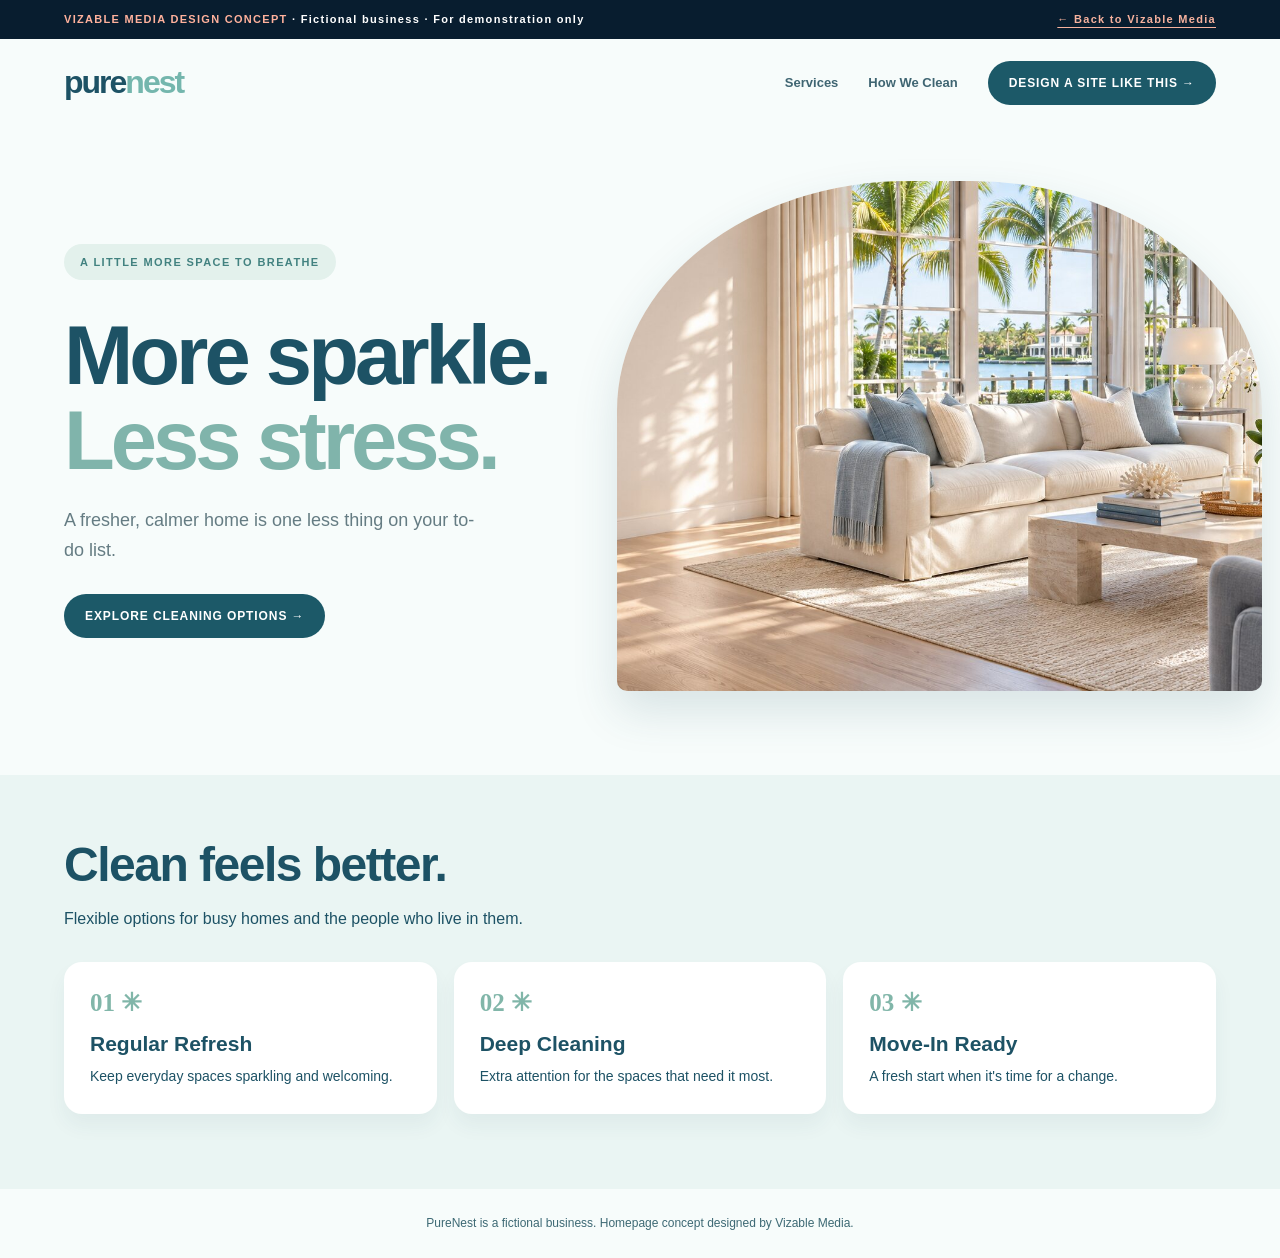
<file: demo-cleaning.html>
<!DOCTYPE html>
<html lang="en"><head><meta charset="utf-8"><meta name="viewport" content="width=device-width,initial-scale=1"><meta name="robots" content="noindex, nofollow"><title>PureNest Cleaning | Vizable Media Concept Design</title><link rel="stylesheet" href="concept-demos.css"></head><body class="demo-page demo-clean">
<div class="demo-banner"><div class="demo-wrap"><span><strong>VIZABLE MEDIA DESIGN CONCEPT</strong> · Fictional business · For demonstration only</span><a href="index.html#concepts">← Back to Vizable Media</a></div></div>
<header><div class="demo-wrap demo-nav"><a class="demo-brand" href="#top">pure<span>nest</span></a><nav class="demo-nav-links" aria-label="Concept navigation"><a href="#services">Services</a><a href="#services">How We Clean</a><a class="demo-cta" href="contact.html?interest=homepage-concept">Design a Site Like This →</a></nav></div></header>
<main id="top"><section class="demo-hero"><div class="demo-wrap demo-hero-layout"><div><p class="demo-hero-kicker">A LITTLE MORE SPACE TO BREATHE</p><h1>More sparkle.<br><em>Less stress.</em></h1><p>A fresher, calmer home is one less thing on your to-do list.</p><a class="demo-cta" href="#services">Explore Cleaning Options →</a></div><img class="demo-hero-img" src="demo-cleaning.jpg" width="1500" height="845" alt="Bright, beautifully clean living room with sunlight and white orchids"></div></section>
<section id="services" class="demo-services"><div class="demo-wrap"><h2>Clean feels better.</h2><p>Flexible options for busy homes and the people who live in them.</p><div class="demo-service-grid"><article><b>01 ✳</b><h3>Regular Refresh</h3><p>Keep everyday spaces sparkling and welcoming.</p></article><article><b>02 ✳</b><h3>Deep Cleaning</h3><p>Extra attention for the spaces that need it most.</p></article><article><b>03 ✳</b><h3>Move-In Ready</h3><p>A fresh start when it's time for a change.</p></article></div></div></section></main>
<footer class="demo-footer">PureNest is a fictional business. Homepage concept designed by Vizable Media.</footer></body></html>
</file>
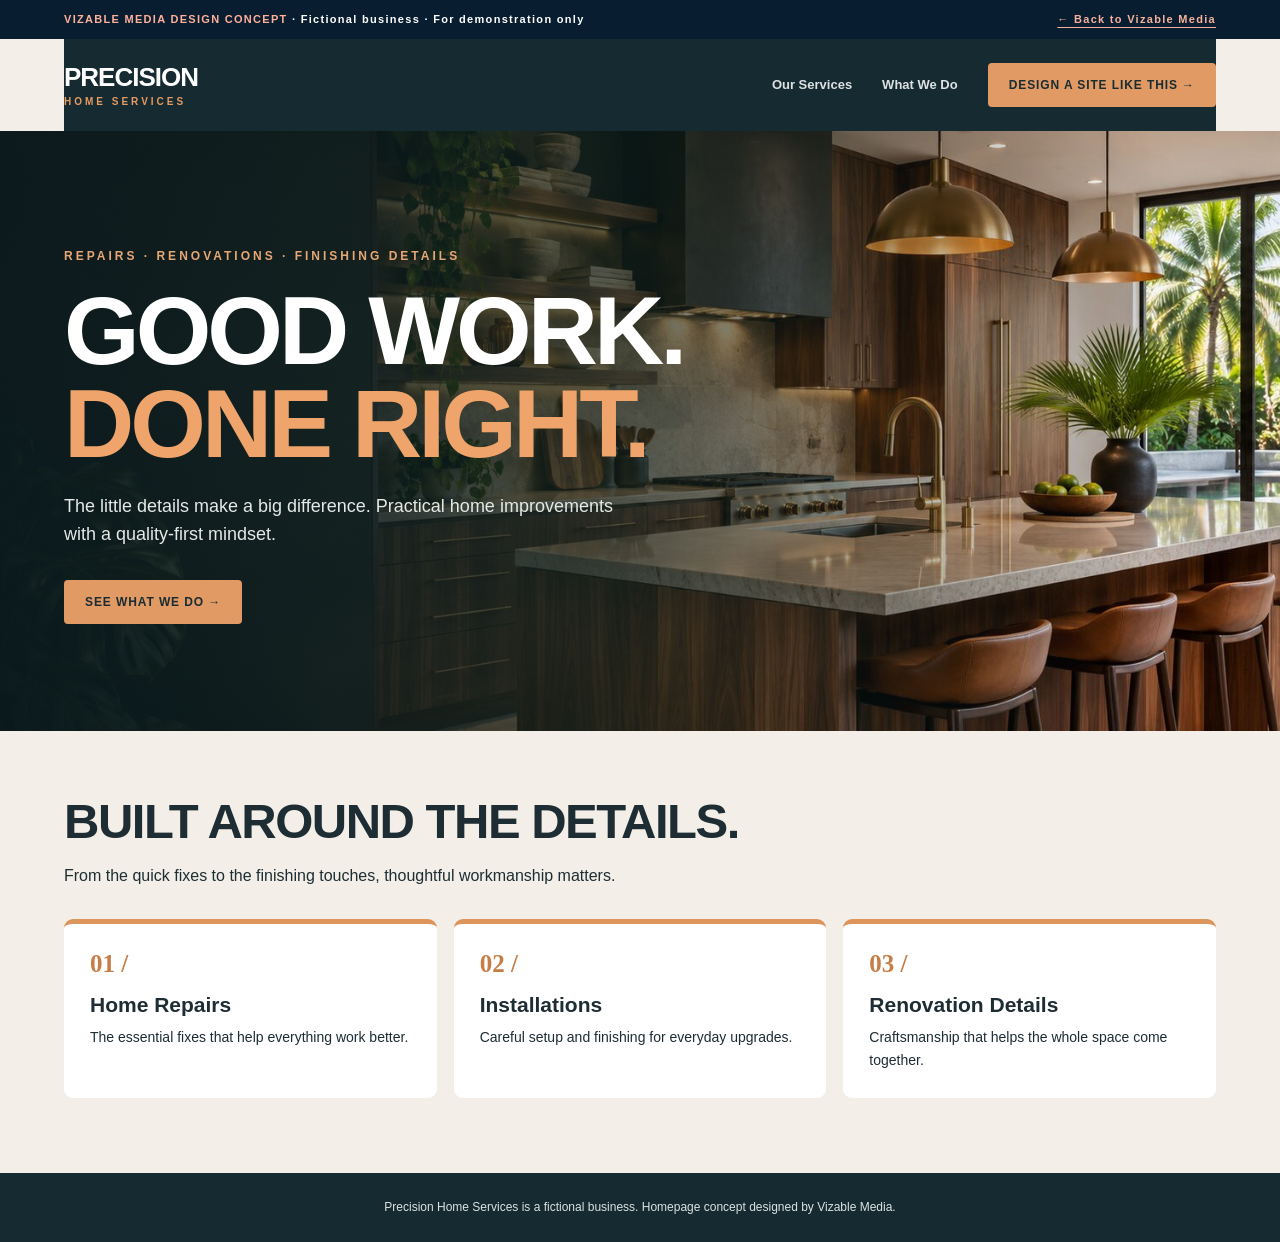
<file: demo-handyman.html>
<!DOCTYPE html>
<html lang="en"><head><meta charset="utf-8"><meta name="viewport" content="width=device-width,initial-scale=1"><meta name="robots" content="noindex, nofollow"><title>Precision Home Services | Vizable Media Concept Design</title><link rel="stylesheet" href="concept-demos.css"></head><body class="demo-page demo-fix">
<div class="demo-banner"><div class="demo-wrap"><span><strong>VIZABLE MEDIA DESIGN CONCEPT</strong> · Fictional business · For demonstration only</span><a href="index.html#concepts">← Back to Vizable Media</a></div></div>
<header><div class="demo-wrap demo-nav"><a class="demo-brand" href="#top">PRECISION<span>HOME SERVICES</span></a><nav class="demo-nav-links" aria-label="Concept navigation"><a href="#services">Our Services</a><a href="#services">What We Do</a><a class="demo-cta" href="contact.html?interest=homepage-concept">Design a Site Like This →</a></nav></div></header>
<main id="top"><section class="demo-hero"><div class="demo-wrap"><p class="demo-hero-kicker">REPAIRS · RENOVATIONS · FINISHING DETAILS</p><h1>Good work.<br><span>Done right.</span></h1><p>The little details make a big difference. Practical home improvements with a quality-first mindset.</p><a class="demo-cta" href="#services">See What We Do →</a></div></section>
<section id="services" class="demo-services"><div class="demo-wrap"><h2>Built around the details.</h2><p>From the quick fixes to the finishing touches, thoughtful workmanship matters.</p><div class="demo-service-grid"><article><b>01 /</b><h3>Home Repairs</h3><p>The essential fixes that help everything work better.</p></article><article><b>02 /</b><h3>Installations</h3><p>Careful setup and finishing for everyday upgrades.</p></article><article><b>03 /</b><h3>Renovation Details</h3><p>Craftsmanship that helps the whole space come together.</p></article></div></div></section></main>
<footer class="demo-footer">Precision Home Services is a fictional business. Homepage concept designed by Vizable Media.</footer></body></html>
</file>
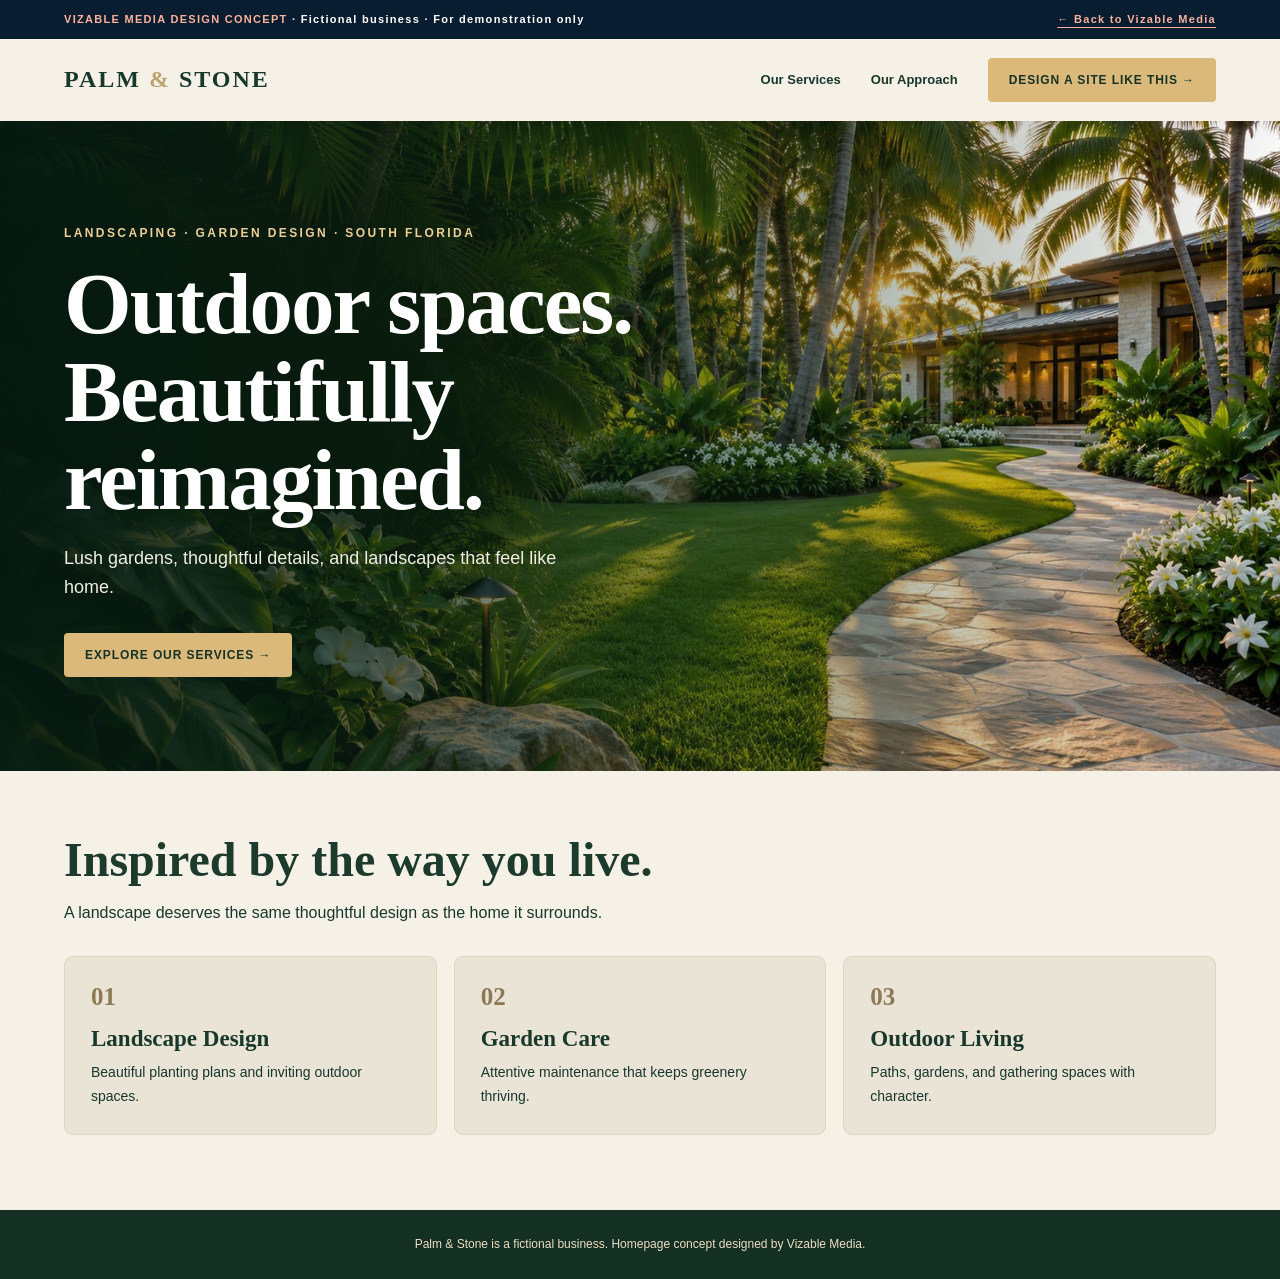
<file: demo-landscaping.html>
<!DOCTYPE html>
<html lang="en"><head><meta charset="utf-8"><meta name="viewport" content="width=device-width,initial-scale=1"><meta name="robots" content="noindex, nofollow"><title>Palm & Stone | Vizable Media Concept Design</title><link rel="stylesheet" href="concept-demos.css"></head><body class="demo-page demo-land">
<div class="demo-banner"><div class="demo-wrap"><span><strong>VIZABLE MEDIA DESIGN CONCEPT</strong> · Fictional business · For demonstration only</span><a href="index.html#concepts">← Back to Vizable Media</a></div></div>
<header><div class="demo-wrap demo-nav"><a class="demo-brand" href="#top">PALM <span>&amp;</span> STONE</a><nav class="demo-nav-links" aria-label="Concept navigation"><a href="#services">Our Services</a><a href="#services">Our Approach</a><a class="demo-cta" href="contact.html?interest=homepage-concept">Design a Site Like This →</a></nav></div></header>
<main id="top"><section class="demo-hero"><div class="demo-wrap"><p class="demo-hero-kicker">LANDSCAPING · GARDEN DESIGN · SOUTH FLORIDA</p><h1>Outdoor spaces.<br>Beautifully reimagined.</h1><p>Lush gardens, thoughtful details, and landscapes that feel like home.</p><a class="demo-cta" href="#services">Explore Our Services →</a></div></section>
<section id="services" class="demo-services"><div class="demo-wrap"><h2>Inspired by the way you live.</h2><p>A landscape deserves the same thoughtful design as the home it surrounds.</p><div class="demo-service-grid"><article><b>01</b><h3>Landscape Design</h3><p>Beautiful planting plans and inviting outdoor spaces.</p></article><article><b>02</b><h3>Garden Care</h3><p>Attentive maintenance that keeps greenery thriving.</p></article><article><b>03</b><h3>Outdoor Living</h3><p>Paths, gardens, and gathering spaces with character.</p></article></div></div></section></main>
<footer class="demo-footer">Palm &amp; Stone is a fictional business. Homepage concept designed by Vizable Media.</footer></body></html>
</file>
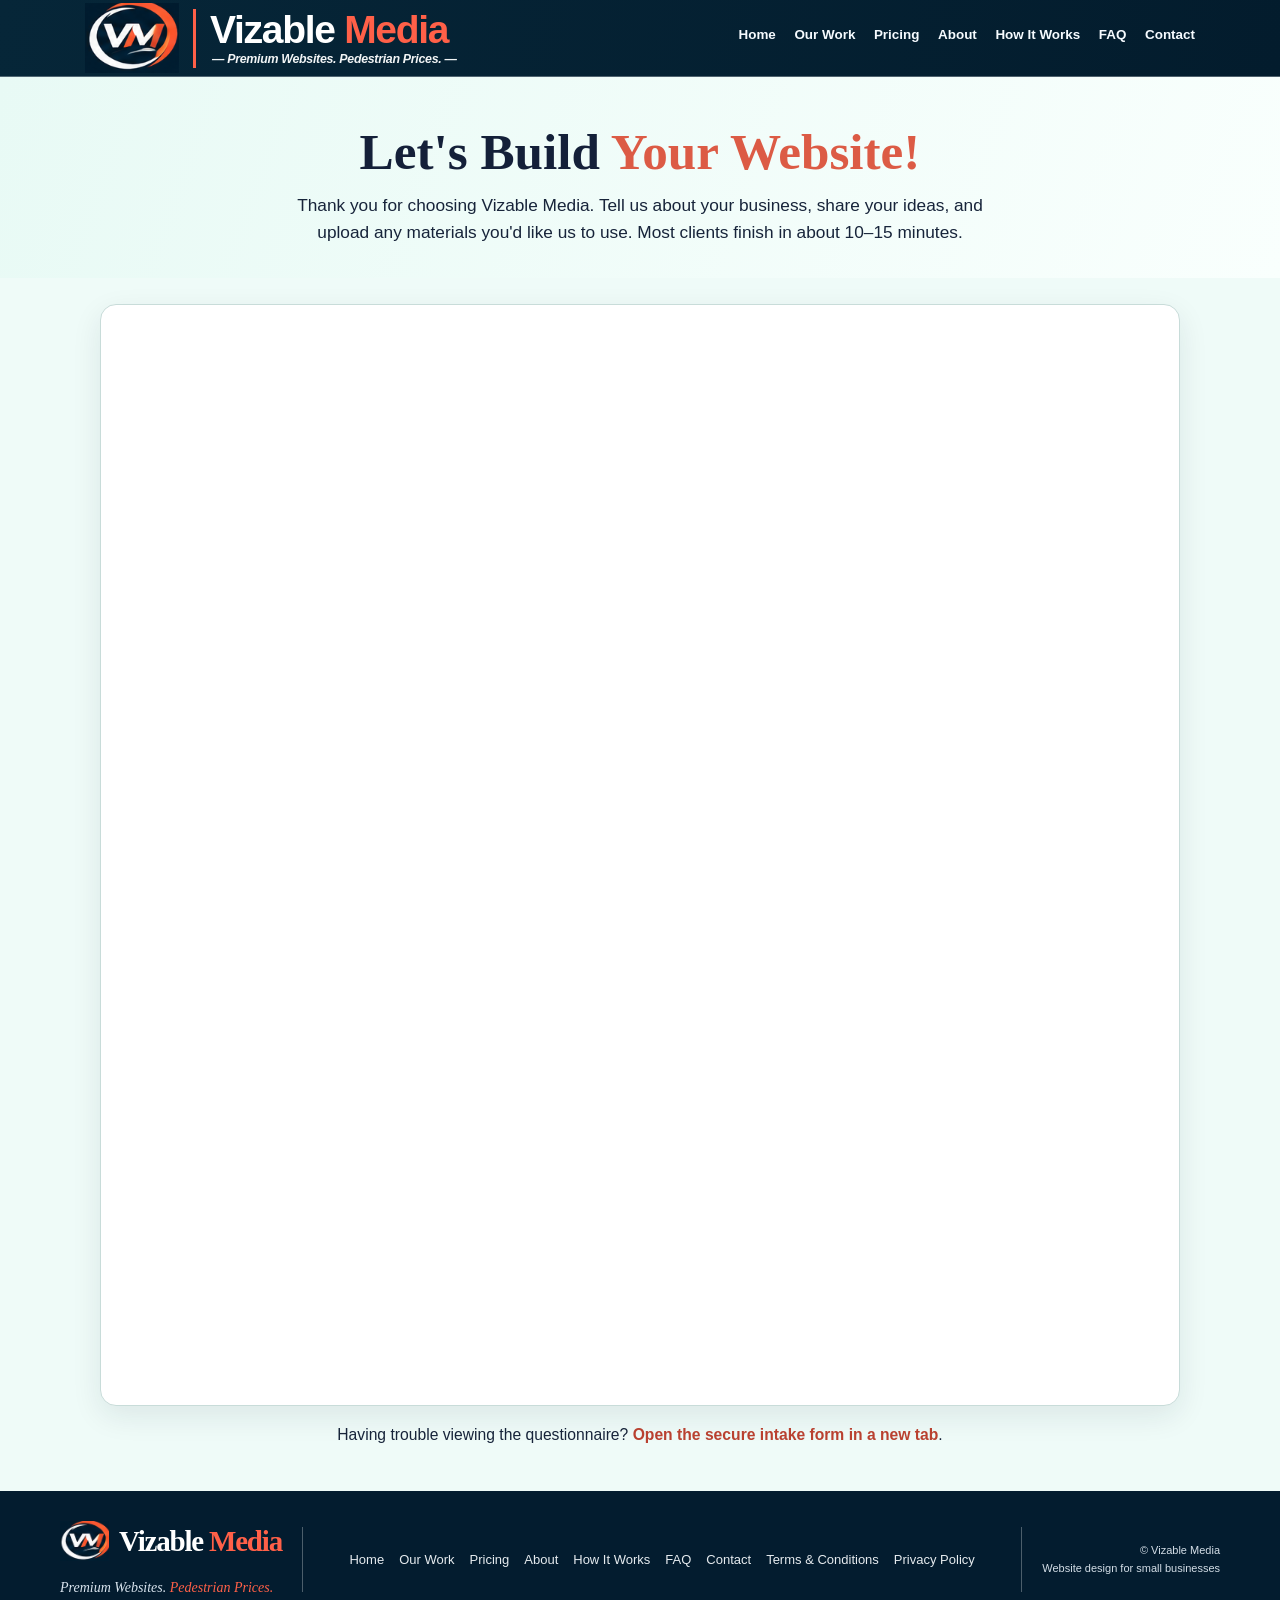
<file: intake.html>
<!doctype html>
<html lang="en">
<head>
  <meta charset="utf-8"><meta name="viewport" content="width=device-width,initial-scale=1">
  <meta name="description" content="Complete your Vizable Media website intake questionnaire and securely upload your business content and images.">
  <meta name="robots" content="noindex,follow">
  <title>Client Intake | Vizable Media</title>
  <link rel="icon" type="image/svg+xml" href="vm-mark.svg">
  <link rel="stylesheet" href="styles.css?v=13">
  <link rel="stylesheet" href="theme-seafoam.css?v=1">
  <link rel="stylesheet" href="reference-match.css?v=1">
  <link rel="stylesheet" href="site-final.css?v=20261118b0261118b">
  <style>
    :root{color-scheme:light}body{margin:0;background:#effbf8;color:#17243a;font-family:Arial,Helvetica,sans-serif}
    .vm-intake-hero{padding:46px 22px 32px;text-align:center;background:linear-gradient(110deg,#e8faf5,#f9fffd)}
    .vm-intake-hero h1{margin:0 0 12px;font-size:clamp(2rem,4vw,3.3rem);line-height:1.12;font-weight:800;color:#142039}
    .vm-intake-hero h1 span{color:#dc5b45}.vm-intake-hero p{max-width:720px;margin:0 auto;font-size:1.08rem;line-height:1.55}
    .vm-intake-shell{max-width:1120px;margin:26px auto 44px;padding:0 20px}
    .vm-intake-frame{border:1px solid #c8dcd9;border-radius:16px;overflow:hidden;background:white;box-shadow:0 10px 30px rgba(17,34,54,.09)}
    .vm-intake-frame [data-zite-id]{width:100%!important;height:1100px!important;min-height:1100px}
    .vm-intake-backup{text-align:center;font-size:.98rem;line-height:1.6;margin:16px auto 0}
    .vm-intake-backup a{color:#b94130;font-weight:700;text-underline-offset:3px}
    @media(max-width:650px){.vm-intake-hero{padding:30px 16px 24px}.vm-intake-shell{margin:14px auto 30px;padding:0 8px}.vm-intake-frame{border-radius:10px}.vm-intake-frame [data-zite-id]{height:1100px!important;min-height:1100px}}
    @media(prefers-reduced-motion:reduce){*{scroll-behavior:auto!important}}
</style>
<link rel="stylesheet" href="faq.css?v=2"><link rel="stylesheet" href="preview-v2.css"></head>
<body>
  <header class="ref-site-header"><div class="ref-header-inner">
    <a class="ref-brand" href="index.html" aria-label="Vizable Media home"><span class="vm-brand-mark" aria-hidden="true"></span><span class="ref-brand-rule" aria-hidden="true"></span><span class="ref-brand-type"><strong>Vizable <em>Media</em></strong><small>— Premium Websites. Pedestrian Prices. —</small></span></a>
    <button id="menu" class="ref-menu-button" aria-expanded="false" aria-controls="nav" aria-label="Toggle navigation">☰</button>
    <nav id="nav" class="ref-nav" aria-label="Primary navigation"><a href="index.html">Home</a><a href="work.html">Our Work</a><a href="pricing.html" >Pricing</a><a href="about.html">About</a><a href="process.html">How It Works</a><a href="faq.html">FAQ</a><a href="contact.html">Contact</a></nav>
  </div></header>
<main id="main-content">
  <section class="vm-intake-hero" aria-labelledby="intake-title">
    <h1 id="intake-title">Let's Build <span>Your Website!</span></h1>
    <p>Thank you for choosing Vizable Media. Tell us about your business, share your ideas, and upload any materials you'd like us to use. Most clients finish in about 10–15 minutes.</p>
  </section>
  <section class="vm-intake-shell" aria-label="Client intake questionnaire">
    <div class="vm-intake-frame">
      <div style="width:100%;height:1100px;" data-zite-id="ilrsurwxxd" data-zite-embed-type="standard" data-zite-inherit-parameters></div>
    </div>
    <p class="vm-intake-backup">Having trouble viewing the questionnaire? <a href="https://ilrsurwxxd.zite.so" target="_blank" rel="noopener noreferrer">Open the secure intake form in a new tab</a>.</p>
  </section>
</main>
  <footer><div class="wrap foot"><div class="foot-brand"><a class="logo" href="index.html"><span class="vm-footer-mark" aria-hidden="true"></span><span class="vm-logo-wordmark">Vizable <b>Media</b></span></a><p>Premium Websites. <span class="footer-accent">Pedestrian Prices.</span></p></div><div class="foot-links" aria-label="Footer navigation"><a href="index.html">Home</a><a href="work.html">Our Work</a><a href="pricing.html">Pricing</a><a href="about.html">About</a><a href="process.html">How It Works</a><a href="faq.html">FAQ</a><a href="contact.html">Contact</a><a href="terms.html">Terms &amp; Conditions</a><a href="privacy.html">Privacy Policy</a></div><div class="foot-note">© Vizable Media<br>Website design for small businesses</div></div></footer>
<script src="script.js"></script>
<script src="site-config.js"></script>
<script src="site-final.js"></script>
<script src="https://server.zite.com/embed/v2-zite/" async></script>
</body>
</html>
</file>
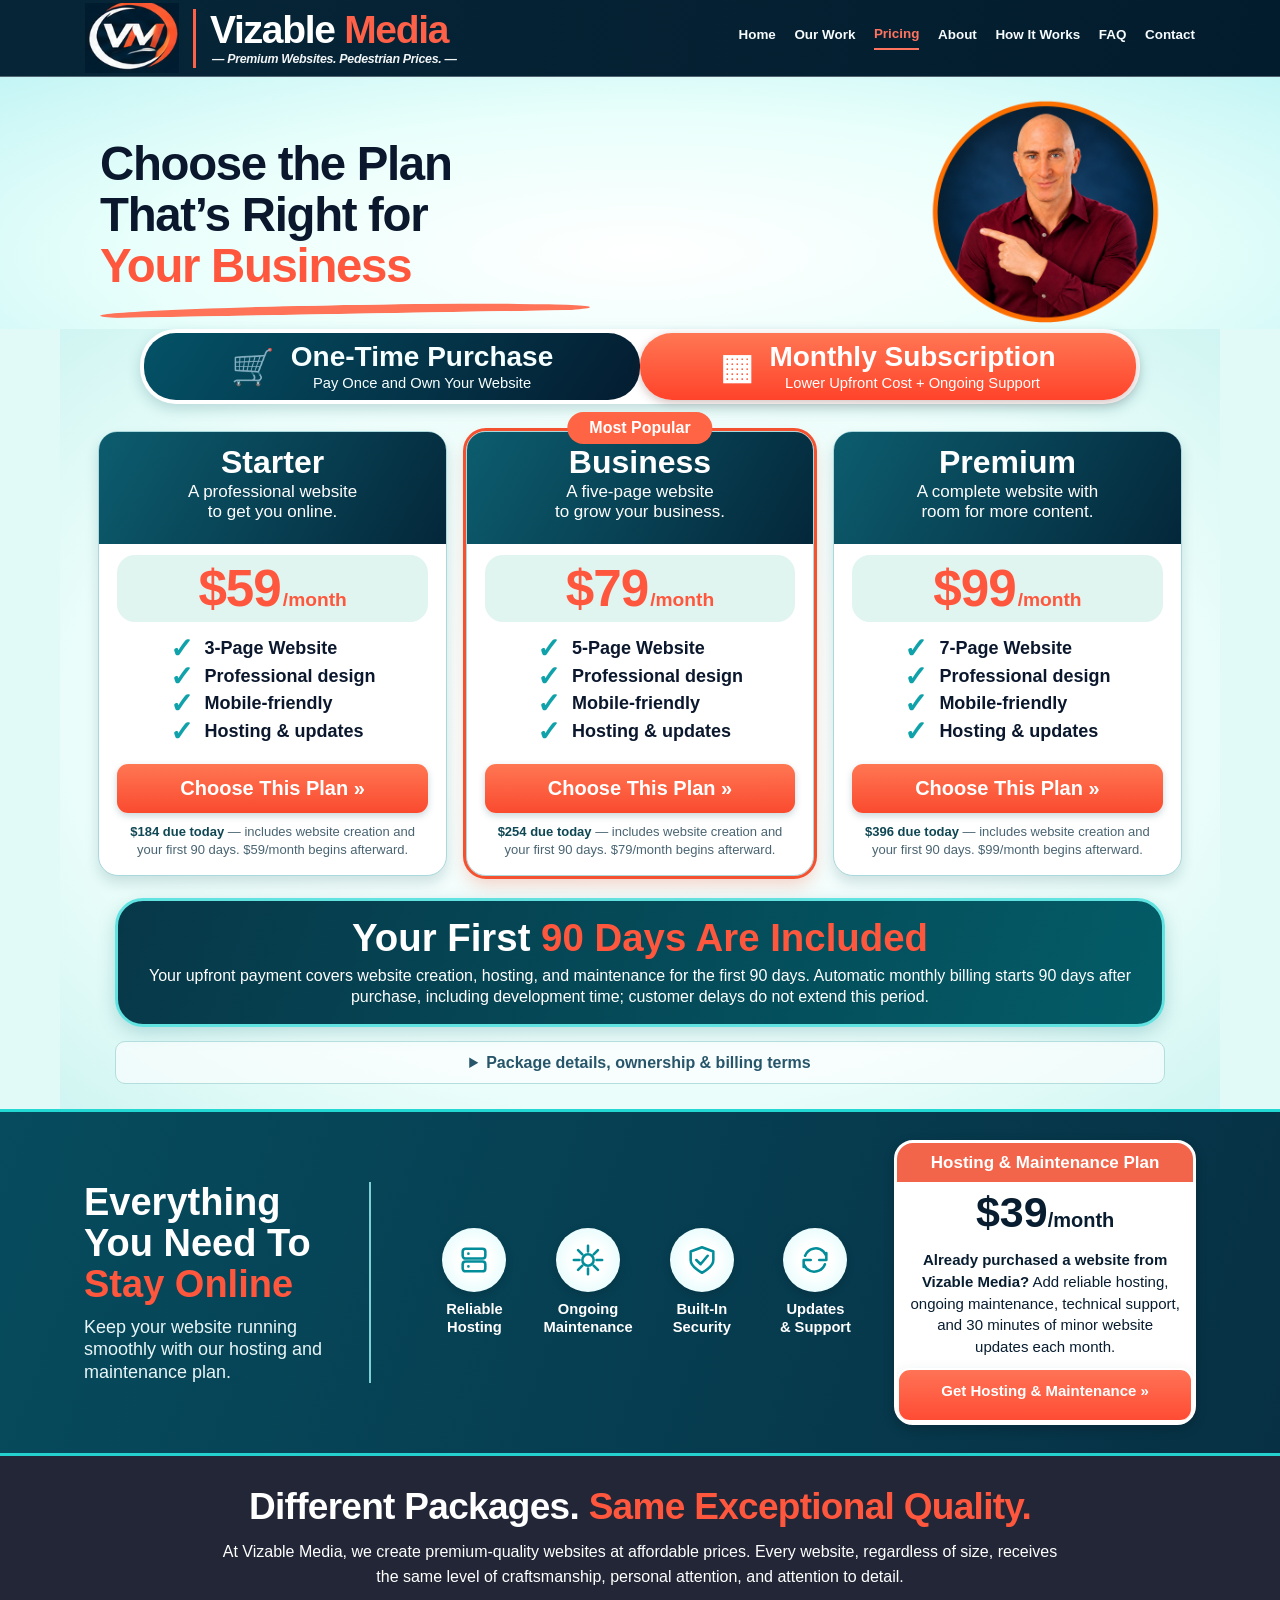
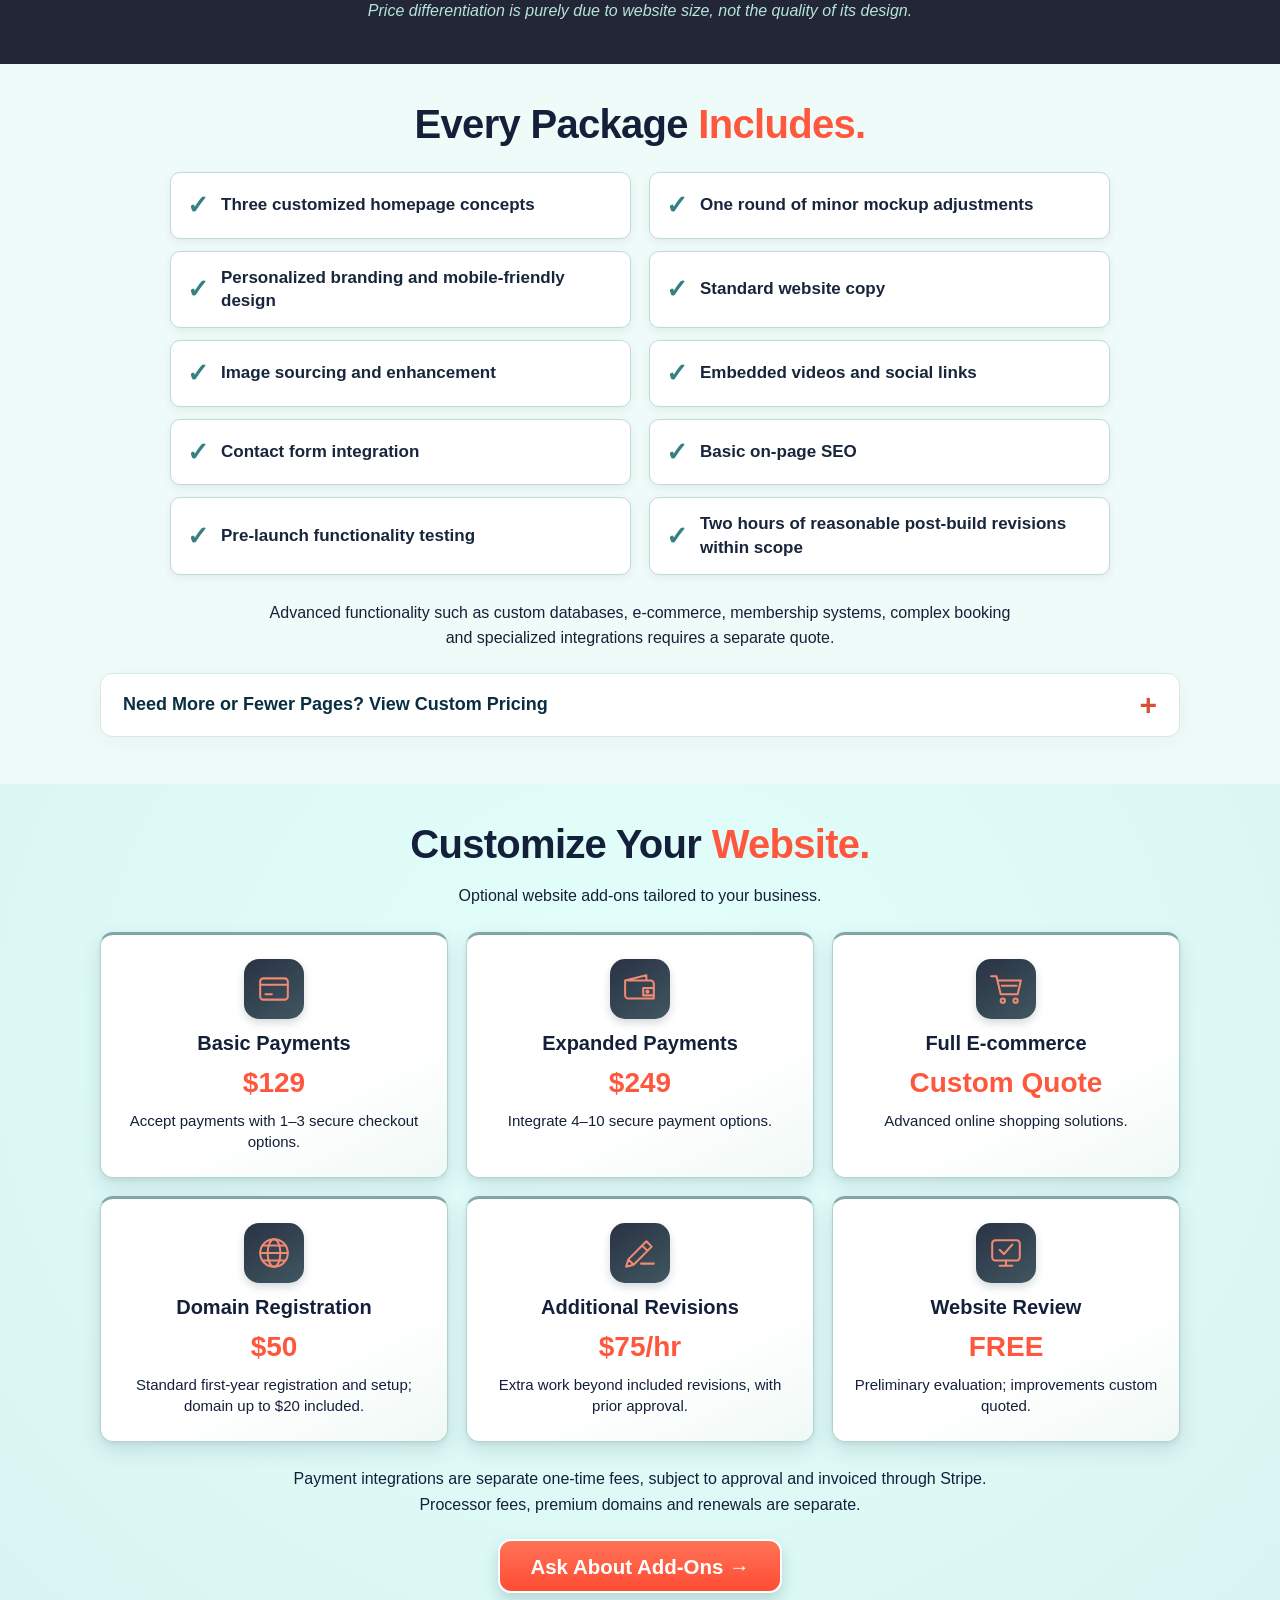
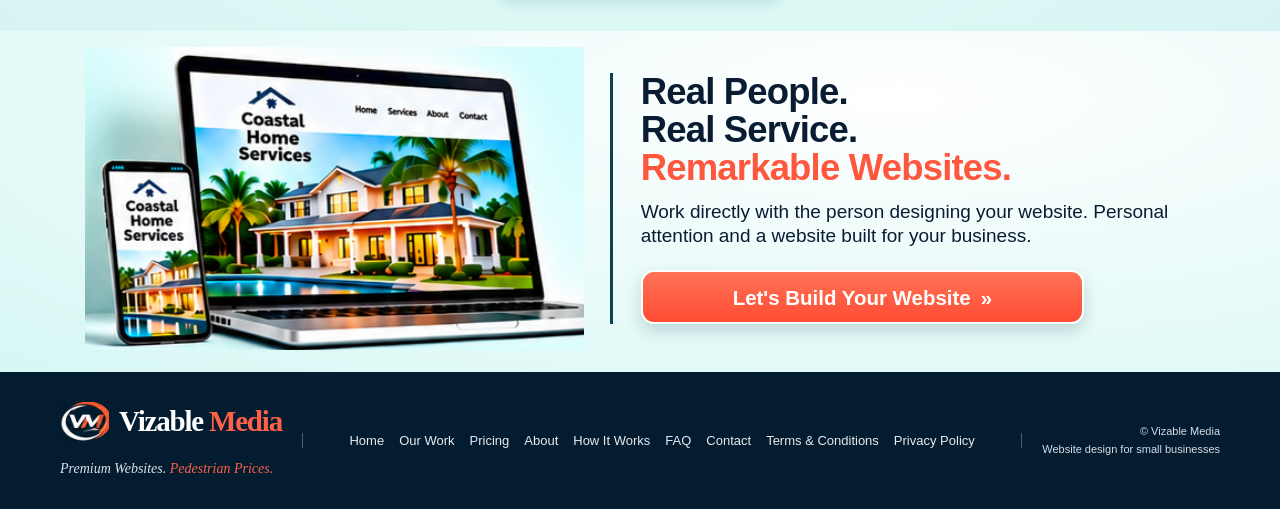
<file: pricing.html>
<!DOCTYPE html>

<html lang="en">
<head>
<meta charset="utf-8"/><meta content="width=device-width,initial-scale=1" name="viewport"/>
<meta content="Choose an affordable Vizable Media website subscription or purchase a custom website outright. Clear package pricing for small businesses." name="description"/>
<title>Website Pricing | Vizable Media</title>
<link href="vm-mark.svg" rel="icon" type="image/svg+xml"/>
<link href="styles.css?v=13" rel="stylesheet"/>
<link href="theme-seafoam.css?v=1" rel="stylesheet"/>
<link href="reference-match.css?v=1" rel="stylesheet"/>
<link href="site-final.css?v=20261118b0261118b" rel="stylesheet"/>
<style>
    #onetime-panel .vm-due-today { font-size: 12.5px; line-height: 1.45; }
    .vm-hosting-rate > span { font-size: 15px; line-height: 1.4; }
    /* Optional hosting choice in the existing checkout dialog */
    .vm-hosting-choice { margin: 14px 0; padding: 14px 16px; border: 1px solid rgba(35,129,129,.3); border-radius: 12px; background: rgba(90,197,178,.08); }
    .vm-hosting-choice-label { display: flex; align-items: flex-start; gap: 12px; cursor: pointer; }
    .vm-hosting-choice-label input { flex: 0 0 auto; width: 19px; height: 19px; margin: 2px 0 0; accent-color: #198b80; }
    .vm-hosting-choice-label span { display: block; min-width: 0; }
    .vm-hosting-choice-label strong { display: block; font-size: 15px; line-height: 1.35; }
    .vm-hosting-choice-label small { display: block; font-size: 13px; line-height: 1.5; margin-top: 5px; }
    .vm-hosting-choice-billing { font-size: 13px; line-height: 1.45; margin: 9px 0 0 31px; }
    .vm-checkout-dialog [hidden] { display: none !important; }

  </style>
<link href="faq.css?v=2" rel="stylesheet"/><link href="preview-v2.css" rel="stylesheet"/><style>
.vm-price-intro h1{font-size:clamp(32px,3.7vw,52px)!important;line-height:1.08!important}.vm-plan-price{background:#e0f4f0!important;color:#d94e36!important}.vm-plan-price strong,.vm-plan-price span{color:#d94e36!important}.vm-due-today{font-size:13px!important;line-height:1.45!important;margin-top:10px!important}.vm-price-options,.vm-hosting-inner,.vm-price-personal-inner{box-sizing:border-box!important;max-width:1160px!important;margin-inline:auto!important}.vm-hosting-inner{width:100%;padding:28px 24px!important;grid-template-columns:minmax(0,1fr) minmax(0,1.3fr) minmax(0,1fr)!important;gap:20px!important}.vm-hosting-copy h2{font-size:clamp(25px,3vw,38px)!important}.vm-hosting-copy{padding-right:15px!important}.vm-hosting-icon svg{width:34px;height:34px}.vm-hosting-rate{background:#fff!important;min-width:0}.vm-hosting-rate>span{font-size:14px!important;font-weight:400!important;padding:10px 12px!important;line-height:1.45!important}.vm-hosting-rate .vm-coral-btn{font-size:15px!important;white-space:normal!important;line-height:1.25!important;padding:12px 8px!important;display:block!important}.vm-quality{background:#222636!important}.vm-quality h2 em,.vm-extra h2 em,.vm-extra-grid article strong{color:#e65b41!important;-webkit-text-fill-color:#e65b41!important;background:none!important}.vm-included-grid{display:grid;grid-template-columns:repeat(2,minmax(0,1fr));gap:12px 18px;list-style:none;padding:0;margin:25px auto;max-width:940px;text-align:left}.vm-included-grid li{display:flex;align-items:center;gap:12px;background:#fff;border:1px solid #c1dbd7;border-radius:10px;padding:14px 16px;font-size:16px;line-height:1.4;font-weight:600;color:#18263b}.vm-included-grid li span{color:#367f82;font-size:23px;flex:none}.vm-extra .vm-faq-item summary{display:flex;align-items:center;justify-content:space-between;gap:12px}.vm-extra .vm-faq-item summary::after{content:'+';color:#d94e36;font-size:24px}.vm-extra .vm-faq-item[open] summary::after{content:'−'}.vm-services{background:radial-gradient(ellipse at 50% 30%,#e3fffc,#dcf9f6 62%,#d7f4f2)!important}.vm-extra-grid article{background:linear-gradient(155deg,#fff 65%,#f0f9f7);border:1px solid #b3d2cc;border-top:3px solid #82a6a8;border-radius:13px;box-shadow:0 8px 20px #20334520,0 2px 4px #20334512;padding:24px 18px;transition:transform .18s,box-shadow .18s}.vm-extra-grid article:hover{transform:translateY(-4px);box-shadow:0 14px 28px #20334530}.vm-card-icon{width:60px;height:60px;border-radius:15px;background:linear-gradient(145deg,#293243,#405761);color:#f28a73;box-shadow:0 4px 9px #20334530}.vm-card-icon svg{width:34px;height:34px}.vm-extra-grid h3{font-size:20px;margin:10px 0}.vm-extra-grid article strong{font-size:28px}.vm-extra-grid article p{font-size:15px;line-height:1.45}.vm-price-personal-inner{grid-template-columns:minmax(0,46fr) minmax(0,54fr)!important}.foot-links{align-content:center!important;row-gap:12px!important;min-height:0!important;height:auto!important}.foot{align-items:center!important}.vm-price-portrait{max-width:100%;height:auto}
@media(max-width:900px){.vm-hosting-inner{grid-template-columns:1fr!important;text-align:center}.vm-hosting-copy{border:0!important;padding:0!important}.vm-hosting-rate{grid-column:auto!important;width:min(100%,390px)!important;justify-self:center}.vm-hosting-items{width:100%;max-width:600px;justify-self:center}.vm-price-intro h1{font-size:clamp(30px,4.6vw,42px)!important}}@media(max-width:600px){.vm-included-grid{grid-template-columns:1fr;gap:9px}.vm-price-personal-inner{grid-template-columns:1fr!important}.vm-hosting-items{display:grid!important;grid-template-columns:1fr 1fr!important;gap:20px!important}.vm-price-intro h1 br{display:none}.vm-price-intro h1{font-size:32px!important}.vm-due-today{font-size:14px!important}.foot-links{flex:0 1 auto!important}.foot{flex-direction:column!important;gap:16px!important}.vm-extra{padding:28px 16px!important}}

/* Pricing V2 refinements */
.vm-pricing-page .vm-price-intro h1 span{color:#e45b43!important;-webkit-text-fill-color:#e45b43!important;background:none!important;white-space:nowrap}
.vm-pricing-page .vm-plan-price,.vm-pricing-page .vm-plan-price strong,.vm-pricing-page .vm-plan-price span,.vm-pricing-page .vm-quality h2 em,.vm-pricing-page .vm-extra h2 em,.vm-pricing-page .vm-extra-grid article strong,.vm-pricing-page .vm-price-offer em,.vm-pricing-page .vm-stay-line{color:#e45b43!important;-webkit-text-fill-color:#e45b43!important}
.vm-pricing-page .vm-hosting-inner{grid-template-columns:minmax(0, .95fr) minmax(0,1.55fr) minmax(0,1fr)!important;gap:28px!important}
.vm-pricing-page .vm-hosting-items{display:grid!important;grid-template-columns:repeat(4,minmax(0,1fr))!important;gap:12px!important;min-width:0!important;width:100%!important}
.vm-pricing-page .vm-hosting-items>div{min-width:0!important;width:auto!important;text-align:center}
.vm-pricing-page .vm-hosting-icon{width:clamp(48px,5vw,76px)!important;height:clamp(48px,5vw,76px)!important;margin-inline:auto!important}
.vm-pricing-page .vm-hosting-items strong{font-size:clamp(11px,1.15vw,16px)!important;line-height:1.2!important}
.vm-pricing-page .vm-hosting-rate>span{font-size:15px!important;line-height:1.45!important}
.vm-pricing-page .vm-included-grid li{font-size:17px!important;box-shadow:0 3px 9px #20334513;border-radius:10px}
.vm-pricing-page .vm-included-grid li span{font-size:26px!important}
.vm-pricing-page .vm-extra .vm-faq-item summary{font-size:18px!important;line-height:1.4!important}
.vm-pricing-page .vm-extra .vm-faq-item summary::after{font-size:30px!important;font-weight:700!important;line-height:1;flex:none}
.vm-pricing-page .vm-size-table tbody tr:not(.vm-standard-package) td{background:#fff!important}
.vm-pricing-page .vm-size-table tbody tr.vm-standard-package td{background:#e1f2ee!important;color:#192436!important;font-weight:700!important;padding-block:12px!important}
.vm-pricing-page .vm-size-table tbody tr.vm-standard-package td:last-child{color:#d65038!important}
.vm-pricing-page .vm-size-table tbody tr:not(.vm-standard-package) td{padding-block:10px!important}
@media(max-width:1100px){.vm-pricing-page .vm-hosting-inner{grid-template-columns:1fr!important;text-align:center;gap:24px!important}.vm-pricing-page .vm-hosting-copy{border:0!important;padding:0!important}.vm-pricing-page .vm-hosting-items{max-width:620px;justify-self:center}.vm-pricing-page .vm-hosting-rate{grid-column:auto!important;width:min(100%,390px)!important;justify-self:center}.vm-pricing-page .vm-hosting-items strong{font-size:15px!important}}
@media(max-width:600px){.vm-pricing-page .vm-hosting-items{grid-template-columns:repeat(2,minmax(0,1fr))!important;gap:20px!important}.vm-pricing-page .vm-price-intro h1 span{white-space:normal}.vm-pricing-page .vm-extra .vm-faq-item summary{font-size:16px!important}.vm-pricing-page .vm-included-grid li{font-size:16px!important}}
</style><style>
/* Pricing V3 — match approved homepage accent and refine mobile layout */
.vm-pricing-page .vm-price-intro h1 span,.vm-pricing-page .vm-plan-price,.vm-pricing-page .vm-plan-price strong,.vm-pricing-page .vm-plan-price span,.vm-pricing-page .vm-quality h2 em,.vm-pricing-page .vm-extra h2 em,.vm-pricing-page .vm-extra-grid article strong,.vm-pricing-page .vm-price-offer em,.vm-pricing-page .vm-stay-line,.vm-pricing-page .vm-price-personal-copy h2 span:last-child,.vm-pricing-page .vm-size-table tbody tr.vm-standard-package td:last-child{color:#ff573d!important;-webkit-text-fill-color:#ff573d!important;opacity:1!important;background-image:none!important}
.vm-pricing-page .vm-size-table tbody tr.vm-standard-package td:last-child{font-weight:900!important}
.vm-pricing-page .vm-price-terms{font-size:16px!important;line-height:1.45!important}
.vm-checkout-dialog .vm-checkout-consent{display:grid!important;grid-template-columns:22px minmax(0,1fr);gap:10px!important;align-items:start!important;text-align:left}
.vm-checkout-dialog .vm-checkout-consent>span{display:block!important;min-width:0;line-height:1.45}
.vm-checkout-dialog .vm-checkout-consent a{display:inline!important;white-space:normal!important}
.vm-checkout-dialog .vm-checkout-consent input,.vm-checkout-dialog .vm-hosting-choice-label input{width:22px!important;height:22px!important;flex:0 0 22px!important;margin:2px 0 0!important;accent-color:#198b80}
@media(max-width:600px){
.vm-pricing-page .vm-price-intro h1 br{display:initial!important}
.vm-pricing-page .vm-price-intro h1{font-size:clamp(26px,7.5vw,32px)!important;text-align:center!important}
.vm-pricing-page .vm-price-intro-inner{align-items:center!important;gap:8px!important;padding-top:23px!important;padding-bottom:10px!important}
.vm-pricing-page .vm-price-portrait{align-self:center!important;justify-self:center!important;margin:0 auto!important;position:static!important;transform:none!important;width:180px!important;max-width:100%!important}
.vm-pricing-page .vm-price-switch button{font-size:16px!important;gap:5px!important;padding:9px 5px!important;align-items:center!important;min-width:0!important}
.vm-pricing-page .vm-price-switch button>span:last-child{min-width:0;flex:1}
.vm-pricing-page .vm-tab-icon{font-size:19px!important;flex:0 0 auto;align-self:center}
.vm-pricing-page .vm-price-switch small{font-size:11px!important;line-height:1.15!important}
.vm-pricing-page .vm-due-today{font-size:15px!important;line-height:1.45!important}
.vm-pricing-page .vm-extra:not(.vm-services){padding-bottom:14px!important}
.vm-pricing-page .vm-services{padding-top:14px!important}
.vm-pricing-page .vm-price-personal-inner{gap:20px!important}
}
</style></head>
<body>
<header class="ref-site-header"><div class="ref-header-inner">
<a aria-label="Vizable Media home" class="ref-brand" href="index.html"><span aria-hidden="true" class="vm-brand-mark"></span><span aria-hidden="true" class="ref-brand-rule"></span><span class="ref-brand-type"><strong>Vizable <em>Media</em></strong><small>— Premium Websites. Pedestrian Prices. —</small></span></a>
<button aria-controls="nav" aria-expanded="false" aria-label="Toggle navigation" class="ref-menu-button" id="menu">☰</button>
<nav aria-label="Primary navigation" class="ref-nav" id="nav"><a href="index.html">Home</a><a href="work.html">Our Work</a><a aria-current="page" class="active" href="pricing.html">Pricing</a><a href="about.html">About</a><a href="process.html">How It Works</a><a href="faq.html">FAQ</a><a href="contact.html">Contact</a></nav>
</div></header>
<main class="vm-pricing-page">
<section aria-labelledby="price-heading" class="vm-price-intro">
<div class="vm-price-intro-inner">
<div>
<h1 id="price-heading">Choose the Plan<br/> That’s Right for<br/> <span>Your Business</span></h1>
<div aria-hidden="true" class="vm-swoosh"></div>
</div>
<img alt="Chad smiling and pointing toward the pricing plans" class="vm-price-portrait" height="1248" src="pricing-portrait-final.png" width="1248"/>
</div>
</section>
<section aria-label="Website package options" class="vm-price-options">
<div aria-label="Choose payment type" class="vm-price-switch" role="group">
<button aria-pressed="false" id="onetime-tab" type="button"><span aria-hidden="true" class="vm-tab-icon">🛒</span><span>One-Time Purchase<small>Pay Once and Own Your Website</small></span></button>
<button aria-pressed="true" class="selected" id="monthly-tab" type="button"><span aria-hidden="true" class="vm-tab-icon">▦</span><span>Monthly Subscription<small>Lower Upfront Cost + Ongoing Support</small></span></button>
</div>
<div class="vm-package-panel" id="monthly-panel">
<div class="vm-plan-grid">
<article class="vm-plan-card">
<div class="vm-plan-head"><h2>Starter</h2><p>A professional website<br/>to get you online.</p></div>
<div class="vm-plan-details"><p class="vm-plan-price"><strong>$59</strong><span>/month</span></p>
<ul><li>3-Page Website</li><li>Professional design</li><li>Mobile-friendly</li><li>Hosting &amp; updates</li></ul>
<button class="vm-plan-button" data-checkout="starter-monthly" type="button">Choose This Plan <span aria-hidden="true">»</span></button>
<p class="vm-due-today"><strong>$184 due today</strong> — includes website creation and your first 90 days. $59/month begins afterward.</p>
</div>
</article>
<article class="vm-plan-card vm-plan-featured">
<div class="vm-plan-popular">Most Popular</div>
<div class="vm-plan-head"><h2>Business</h2><p>A five-page website<br/>to grow your business.</p></div>
<div class="vm-plan-details"><p class="vm-plan-price"><strong>$79</strong><span>/month</span></p>
<ul><li>5-Page Website</li><li>Professional design</li><li>Mobile-friendly</li><li>Hosting &amp; updates</li></ul>
<button class="vm-plan-button" data-checkout="business-monthly" type="button">Choose This Plan <span aria-hidden="true">»</span></button>
<p class="vm-due-today"><strong>$254 due today</strong> — includes website creation and your first 90 days. $79/month begins afterward.</p>
</div>
</article>
<article class="vm-plan-card">
<div class="vm-plan-head"><h2>Premium</h2><p>A complete website with<br/>room for more content.</p></div>
<div class="vm-plan-details"><p class="vm-plan-price"><strong>$99</strong><span>/month</span></p>
<ul><li>7-Page Website</li><li>Professional design</li><li>Mobile-friendly</li><li>Hosting &amp; updates</li></ul>
<button class="vm-plan-button" data-checkout="premium-monthly" type="button">Choose This Plan <span aria-hidden="true">»</span></button>
<p class="vm-due-today"><strong>$396 due today</strong> — includes website creation and your first 90 days. $99/month begins afterward.</p>
</div>
</article>
</div>
</div>
<div class="vm-package-panel" hidden="" id="onetime-panel">
<div class="vm-plan-grid">
<article class="vm-plan-card"><div class="vm-plan-head"><h2>Starter</h2><p>A professional website<br/>to get you online.</p></div><div class="vm-plan-details"><p class="vm-plan-price"><strong>$499</strong><span>one time</span></p><ul><li>3-Page Website</li><li>Professional design</li><li>Mobile-friendly</li><li>Website files included</li></ul><button class="vm-plan-button" data-checkout="starter-onetime" type="button">Choose This Plan <span aria-hidden="true">»</span></button><p class="vm-due-today"><strong>Optional Hosting &amp; Maintenance: Just $39/month.</strong> Includes secure hosting, maintenance, tech support, and 30 minutes of monthly updates. Choose your own host or add our plan when you check out.</p></div></article>
<article class="vm-plan-card vm-plan-featured"><div class="vm-plan-popular">Most Popular</div><div class="vm-plan-head"><h2>Business</h2><p>A five-page website<br/>to grow your business.</p></div><div class="vm-plan-details"><p class="vm-plan-price"><strong>$749</strong><span>one time</span></p><ul><li>5-Page Website</li><li>Professional design</li><li>Mobile-friendly</li><li>Website files included</li></ul><button class="vm-plan-button" data-checkout="business-onetime" type="button">Choose This Plan <span aria-hidden="true">»</span></button><p class="vm-due-today"><strong>Optional Hosting &amp; Maintenance: Just $39/month.</strong> Includes secure hosting, maintenance, tech support, and 30 minutes of monthly updates. Choose your own host or add our plan when you check out.</p></div></article>
<article class="vm-plan-card"><div class="vm-plan-head"><h2>Premium</h2><p>A complete website with<br/>room for more content.</p></div><div class="vm-plan-details"><p class="vm-plan-price"><strong>$999</strong><span>one time</span></p><ul><li>7-Page Website</li><li>Professional design</li><li>Mobile-friendly</li><li>Website files included</li></ul><button class="vm-plan-button" data-checkout="premium-onetime" type="button">Choose This Plan <span aria-hidden="true">»</span></button><p class="vm-due-today"><strong>Optional Hosting &amp; Maintenance: Just $39/month.</strong> Includes secure hosting, maintenance, tech support, and 30 minutes of monthly updates. Choose your own host or add our plan when you check out.</p></div></article>
</div>
</div>
<div class="vm-price-offer" id="monthly-promo"><strong>Your First <em>90 Days Are Included</em></strong><span>Your upfront payment covers website creation, hosting, and maintenance for the first 90 days. Automatic monthly billing starts 90 days after purchase, including development time; customer delays do not extend this period.</span></div>
<details class="vm-price-terms"><summary>Package details, ownership &amp; billing terms</summary><div class="vm-terms-content">
<p><strong>Monthly plans:</strong> Your initial payment ($184 for Starter, $254 for Business, or $396 for Premium) covers website creation and your first 90 days of hosting and maintenance. After 90 days, automatic monthly billing begins at $59, $79, or $99 per month, respectively. Monthly service includes hosting, routine security and maintenance, plus up to 30 minutes of minor content edits each month. Unused edit time does not roll over. Cancel anytime; the hosted subscription site goes offline at the end of the paid service period unless purchased outright.</p>
<p><strong>One-time plans:</strong> The listed price covers the agreed website and transfer of its files, subject to third-party asset licenses. Domain registration, hosting, ongoing changes and maintenance are separate; optional managed hosting and maintenance is $39/month. You retain your business content and domains registered in your name.</p>
<p>New pages, extensive redesigns, specialized functionality, or requests outside package scope require a separate agreement. Every purchase is subject to project-scope confirmation; if it isn't a fit, you may choose an upgrade or receive a full refund before design work begins. See our <a href="terms.html">refund policy</a>.</p>
</div></details>
</section>
<section aria-labelledby="hosting-title" class="vm-hosting-section">
<div class="vm-hosting-inner"><div class="vm-hosting-copy"><h2 id="hosting-title">Everything<br/><span class="vm-need-line">You Need To</span><br/><span class="vm-stay-line">Stay Online</span></h2><p>Keep your website running smoothly with our hosting and maintenance plan.</p></div>
<div class="vm-hosting-items">
<div><span aria-hidden="true" class="vm-hosting-icon"><svg fill="none" stroke="currentColor" stroke-linecap="round" stroke-linejoin="round" stroke-width="1.8" viewbox="0 0 24 24"><rect height="7" rx="2" width="16" x="4" y="4"></rect><rect height="7" rx="2" width="16" x="4" y="13"></rect><path d="M8 7.5h.1M8 16.5h.1"></path></svg></span><strong>Reliable<br/>Hosting</strong></div>
<div><span aria-hidden="true" class="vm-hosting-icon"><svg fill="none" stroke="currentColor" stroke-linecap="round" stroke-linejoin="round" stroke-width="1.8" viewbox="0 0 24 24"><circle cx="12" cy="12" r="4"></circle><path d="M12 2v4m0 12v4M2 12h4m12 0h4M5 5l3 3m8 8 3 3M5 19l3-3m8-8 3-3"></path></svg></span><strong>Ongoing<br/>Maintenance</strong></div>
<div><span aria-hidden="true" class="vm-hosting-icon"><svg fill="none" stroke="currentColor" stroke-linecap="round" stroke-linejoin="round" stroke-width="1.8" viewbox="0 0 24 24"><path d="M12 3l8 3v6c0 5-8 9-8 9s-8-4-8-9V6zM8 12l3 3 5-6"></path></svg></span><strong>Built-In<br/>Security</strong></div>
<div><span aria-hidden="true" class="vm-hosting-icon"><svg fill="none" stroke="currentColor" stroke-linecap="round" stroke-linejoin="round" stroke-width="1.8" viewbox="0 0 24 24"><path d="M20 7v5h-5M4 17v-5h5M5 9a8 8 0 0 1 13-3l2 3M4 15l2 3a8 8 0 0 0 13-3"></path></svg></span><strong>Updates<br/>&amp; Support</strong></div>
</div>
<div class="vm-hosting-rate"><strong>Hosting &amp; Maintenance Plan</strong><b>$39<small>/month</small></b><span><strong>Already purchased a website from Vizable Media?</strong> Add reliable hosting, ongoing maintenance, technical support, and 30 minutes of minor website updates each month.</span><a aria-label="Subscribe to hosting and maintenance for $39 per month" class="vm-coral-btn" href="https://buy.stripe.com/aFa8wP6wY55C9XregmcMM03" rel="noopener noreferrer" target="_blank">Get Hosting &amp; Maintenance <span aria-hidden="true">»</span></a></div>
</div>
</section>
<section class="vm-quality"><h2>Different Packages. <em>Same Exceptional Quality.</em></h2><p>At Vizable Media, we create premium-quality websites at affordable prices. Every website, regardless of size, receives the same level of craftsmanship, personal attention, and attention to detail.</p><p><i>Price differentiation is purely due to website size, not the quality of its design.</i></p></section><section class="vm-extra"><div class="vm-extra-inner"><h2>Every Package <em>Includes.</em></h2><ul class="vm-included-grid"><li><span aria-hidden="true">✓</span>Three customized homepage concepts</li><li><span aria-hidden="true">✓</span>One round of minor mockup adjustments</li><li><span aria-hidden="true">✓</span>Personalized branding and mobile-friendly design</li><li><span aria-hidden="true">✓</span>Standard website copy</li><li><span aria-hidden="true">✓</span>Image sourcing and enhancement</li><li><span aria-hidden="true">✓</span>Embedded videos and social links</li><li><span aria-hidden="true">✓</span>Contact form integration</li><li><span aria-hidden="true">✓</span>Basic on-page SEO</li><li><span aria-hidden="true">✓</span>Pre-launch functionality testing</li><li><span aria-hidden="true">✓</span>Two hours of reasonable post-build revisions within scope</li></ul><p>Advanced functionality such as custom databases, e-commerce, membership systems, complex booking and specialized integrations requires a separate quote.</p><details class="vm-faq-item"><summary>Need More or Fewer Pages? View Custom Pricing</summary><div class="vm-faq-answer"><p>One-page websites start at $249, with each additional standard page costing $125. Custom page counts are available by request and separately invoiced. Nonstandard monthly packages require a custom quote. Advanced functionality is priced separately. <a href="contact.html">Contact us</a>.</p><table class="vm-size-table"><thead><tr><th>Website size</th><th>One-time price</th></tr></thead><tbody><tr><td>1 page</td><td>$249</td></tr><tr><td>2 pages</td><td>$374</td></tr><tr class="vm-standard-package"><td>3 pages — Starter</td><td>$499</td></tr><tr><td>4 pages</td><td>$624</td></tr><tr class="vm-standard-package"><td>5 pages — Business</td><td>$749</td></tr><tr><td>6 pages</td><td>$874</td></tr><tr class="vm-standard-package"><td>7 pages — Premium</td><td>$999</td></tr><tr><td>8 pages</td><td>$1,124</td></tr><tr><td>9 pages</td><td>$1,249</td></tr><tr><td>10 pages</td><td>$1,374</td></tr><tr><td>Each additional standard page</td><td>+$125</td></tr></tbody></table></div></details></div></section><section class="vm-extra vm-services" id="addons"><div class="vm-extra-inner"><h2>Customize Your <em>Website.</em></h2><p>Optional website add-ons tailored to your business.</p><div class="vm-extra-grid"><article><span class="vm-card-icon"><svg aria-hidden="true" fill="none" stroke="currentColor" stroke-linecap="round" stroke-linejoin="round" stroke-width="1.9" viewbox="0 0 32 32"><rect height="20" rx="3" width="26" x="3" y="6"></rect><path d="M3 12h26M8 21h6"></path></svg></span><h3>Basic Payments</h3><strong>$129</strong><p>Accept payments with 1–3 secure checkout options.</p></article><article><span class="vm-card-icon"><svg aria-hidden="true" fill="none" stroke="currentColor" stroke-linecap="round" stroke-linejoin="round" stroke-width="1.9" viewbox="0 0 32 32"><path d="M5 8h21a3 3 0 0 1 3 3v14H5a3 3 0 0 1-3-3V8l20-5v5M29 15H19v7h10"></path><circle cx="23" cy="18.5" r="1"></circle></svg></span><h3>Expanded Payments</h3><strong>$249</strong><p>Integrate 4–10 secure payment options.</p></article><article><span class="vm-card-icon"><svg aria-hidden="true" fill="none" stroke="currentColor" stroke-linecap="round" stroke-linejoin="round" stroke-width="1.9" viewbox="0 0 32 32"><path d="M2 4h5l4 17h16l3-13H8M12 13h14"></path><circle cx="13" cy="27" r="2"></circle><circle cx="25" cy="27" r="2"></circle></svg></span><h3>Full E-commerce</h3><strong>Custom Quote</strong><p>Advanced online shopping solutions.</p></article><article><span class="vm-card-icon"><svg aria-hidden="true" fill="none" stroke="currentColor" stroke-linecap="round" stroke-linejoin="round" stroke-width="1.9" viewbox="0 0 32 32"><circle cx="16" cy="16" r="13"></circle><ellipse cx="16" cy="16" rx="6" ry="13"></ellipse><path d="M3 16h26M6 9h20M6 23h20"></path></svg></span><h3>Domain Registration</h3><strong>$50</strong><p>Standard first-year registration and setup; domain up to $20 included.</p></article><article><span class="vm-card-icon"><svg aria-hidden="true" fill="none" stroke="currentColor" stroke-linecap="round" stroke-linejoin="round" stroke-width="1.9" viewbox="0 0 32 32"><path d="M5 22L22 5l5 5L10 27l-7 2zM18 9l5 5M5 22l5 5M17 26h12"></path></svg></span><h3>Additional Revisions</h3><strong>$75/hr</strong><p>Extra work beyond included revisions, with prior approval.</p></article><article><span class="vm-card-icon"><svg aria-hidden="true" fill="none" stroke="currentColor" stroke-linecap="round" stroke-linejoin="round" stroke-width="1.9" viewbox="0 0 32 32"><rect height="19" rx="3" width="26" x="3" y="4"></rect><path d="M10 13l4 4 8-9M16 23v5M10 28h12"></path></svg></span><h3>Website Review</h3><strong>FREE</strong><p>Preliminary evaluation; improvements custom quoted.</p></article></div><p>Payment integrations are separate one-time fees, subject to approval and invoiced through Stripe. Processor fees, premium domains and renewals are separate.</p><a class="vm-coral-btn" href="contact.html">Ask About Add-Ons →</a></div></section><section aria-labelledby="personal-price-title" class="vm-price-personal">
<div class="vm-price-personal-inner">
<svg aria-label="A responsive Coastal Home Services website on a laptop and phone" class="vm-price-devices" role="img" viewBox="65 1016 450 273"><image height="1312" href="pricing-approved.png" width="1199"/></svg>
<div class="vm-price-personal-copy"><h2 id="personal-price-title">Real People.<br/><span class="vm-personal-real-service">Real Service.</span><br/><span>Remarkable Websites.</span></h2><p>Work directly with the person designing your website. Personal attention and a website built for your business.</p><a class="vm-coral-btn" href="contact.html">Let's Build Your Website <span aria-hidden="true">»</span></a></div>
</div>
</section>
</main>
<dialog aria-labelledby="checkout-heading" class="vm-checkout-dialog" id="checkout-dialog">
<button aria-label="Close checkout details" class="vm-dialog-close" id="checkout-close" type="button">×</button>
<p class="vm-dialog-eyebrow">Review your selection</p><h2 id="checkout-heading">Ready to Begin?</h2>
<p class="vm-checkout-choice" id="checkout-choice"></p>
<dl class="vm-checkout-summary"><div><dt>Ongoing plan price</dt><dd id="checkout-price"></dd></div><div><dt>Initial 90-day package</dt><dd id="checkout-setup"></dd></div><div class="vm-checkout-total"><dt>Due today</dt><dd id="checkout-due"></dd></div></dl>
<p class="vm-checkout-extra" id="checkout-subscription-note">Your initial payment covers website creation and the first 90 days of service. Automatic monthly billing starts 90 days after purchase, including development time; customer delays do not extend this period.</p>
<p class="vm-checkout-policy">Payment comes first. I’ll review your project requirements before work begins. If your request is outside the purchased package, we’ll discuss an upgrade or provide a full refund before starting.</p>
<div class="vm-hosting-choice" hidden="" id="checkout-hosting-option">
<label class="vm-hosting-choice-label" for="checkout-add-hosting">
<input id="checkout-add-hosting" type="checkbox"/>
<span><strong>Add Hosting &amp; Maintenance — $39/month</strong><small>Secure hosting, technical support, maintenance, and 30 minutes of minor updates each month. Your first $39 is charged today in addition to the website purchase; hosting then renews at $39/month until canceled.</small></span>
</label>
<p class="vm-hosting-choice-billing" id="checkout-hosting-billing">Hosting is optional. Leave this unchecked to purchase the website only.</p>
</div>
<p class="vm-checkout-policy" id="checkout-ownership-note" aria-live="polite" hidden>Subscription websites remain hosted by Vizable Media. If you cancel, your website goes offline at the end of the paid period unless you purchase it through the applicable fixed-price buyout option. See Terms &amp; Conditions for details.</p>
<label class="vm-checkout-consent"><input id="checkout-acknowledge" type="checkbox"/><span>I agree to the <a href="terms.html" rel="noopener" target="_blank">Terms &amp; Conditions</a>, package scope and billing terms.</span></label>
<button class="vm-coral-btn vm-checkout-next" disabled="" id="checkout-continue" type="button">Continue to Secure Checkout →</button>
<p aria-live="polite" class="vm-checkout-message" id="checkout-message" role="status"></p>
</dialog>
<footer><div class="wrap foot"><div class="foot-brand"><a class="logo" href="index.html"><span aria-hidden="true" class="vm-footer-mark"></span><span class="vm-logo-wordmark">Vizable <b>Media</b></span></a><p>Premium Websites. <span class="footer-accent">Pedestrian Prices.</span></p></div><div aria-label="Footer navigation" class="foot-links"><a href="index.html">Home</a><a href="work.html">Our Work</a><a href="pricing.html">Pricing</a><a href="about.html">About</a><a href="process.html">How It Works</a><a href="faq.html">FAQ</a><a href="contact.html">Contact</a><a href="terms.html">Terms &amp; Conditions</a><a href="privacy.html">Privacy Policy</a></div><div class="foot-note">© Vizable Media<br/>Website design for small businesses</div></div></footer>
<script src="script.js"></script><script src="site-config.js"></script><script src="site-final.js?v=20261120hosting"></script>
</body>
</html>
</file>
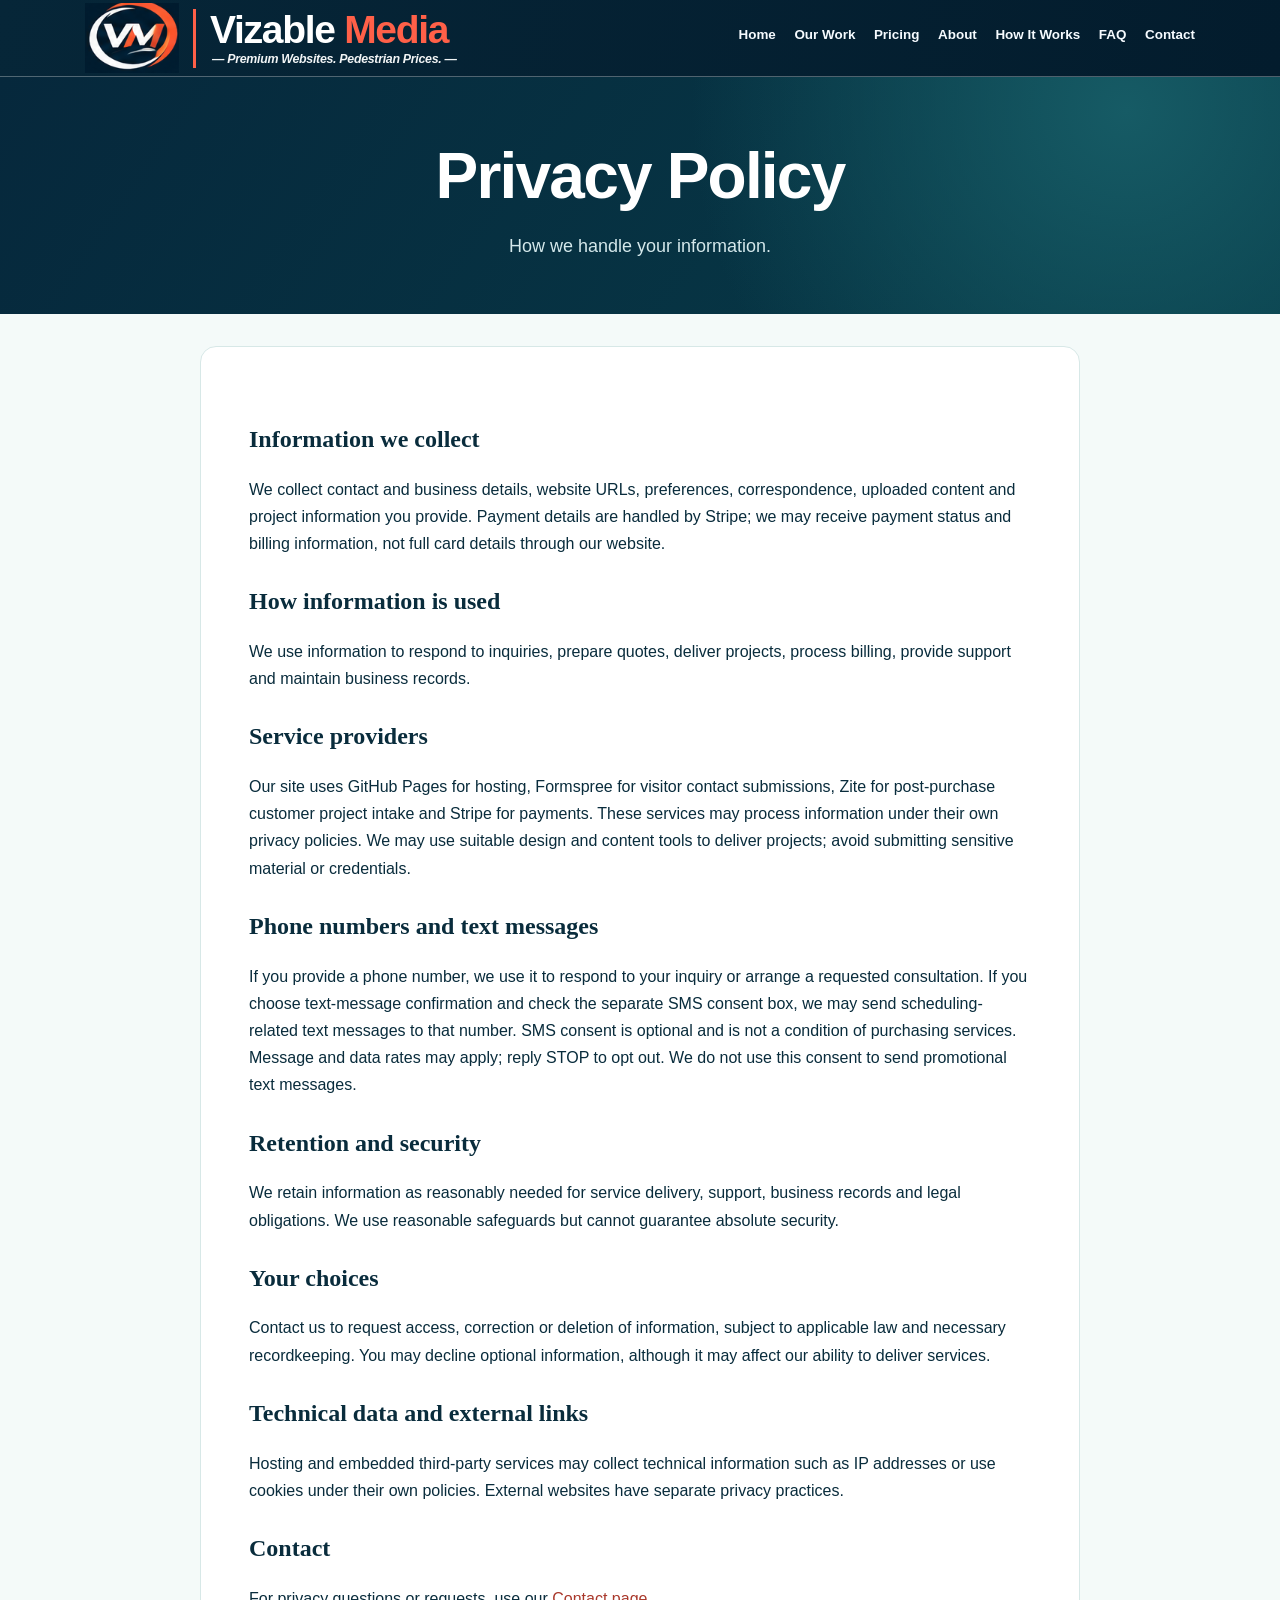
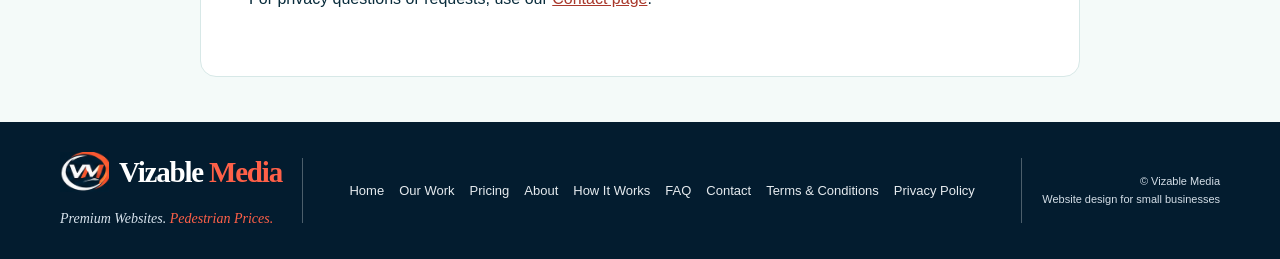
<file: privacy.html>
<!doctype html>
<html lang="en"><head><meta charset="utf-8"><meta name="viewport" content="width=device-width,initial-scale=1"><meta name="description" content="Read how Vizable Media collects, uses and protects information submitted through its website, including contact forms, project inquiries and payments."><title>Privacy Policy | Vizable Media</title><link rel="icon" href="vm-mark.svg" type="image/svg+xml"><link rel="stylesheet" href="styles.css?v=13"><link rel="stylesheet" href="theme-seafoam.css?v=1"><link rel="stylesheet" href="reference-match.css?v=1"><link rel="stylesheet" href="site-final.css?v=20261118b0261118b"><link rel="stylesheet" href="faq.css?v=1"><link rel="stylesheet" href="preview-v2.css"></head><body>
<header class="ref-site-header"><div class="ref-header-inner"><a class="ref-brand" href="index.html" aria-label="Vizable Media home"><span class="vm-brand-mark" aria-hidden="true"></span><span class="ref-brand-rule" aria-hidden="true"></span><span class="ref-brand-type"><strong>Vizable <em>Media</em></strong><small>— Premium Websites. Pedestrian Prices. —</small></span></a><button id="menu" class="ref-menu-button" aria-expanded="false" aria-controls="nav" aria-label="Toggle navigation">☰</button><nav id="nav" class="ref-nav" aria-label="Primary navigation"><a href="index.html">Home</a><a href="work.html">Our Work</a><a href="pricing.html">Pricing</a><a href="about.html">About</a><a href="process.html">How It Works</a><a href="faq.html">FAQ</a><a href="contact.html">Contact</a></nav></div></header>
<main class="vm-faq-page"><section class="vm-faq-hero"><div class="vm-faq-container"><h1>Privacy Policy</h1><p>How we handle your information.</p></div></section><section class="vm-faq-content"><div class="vm-faq-container"><div class="vm-policy"><h2>Information we collect</h2><p>We collect contact and business details, website URLs, preferences, correspondence, uploaded content and project information you provide. Payment details are handled by Stripe; we may receive payment status and billing information, not full card details through our website.</p><h2>How information is used</h2><p>We use information to respond to inquiries, prepare quotes, deliver projects, process billing, provide support and maintain business records.</p><h2>Service providers</h2><p>Our site uses GitHub Pages for hosting, Formspree for visitor contact submissions, Zite for post-purchase customer project intake and Stripe for payments. These services may process information under their own privacy policies. We may use suitable design and content tools to deliver projects; avoid submitting sensitive material or credentials.</p><h2>Phone numbers and text messages</h2><p>If you provide a phone number, we use it to respond to your inquiry or arrange a requested consultation. If you choose text-message confirmation and check the separate SMS consent box, we may send scheduling-related text messages to that number. SMS consent is optional and is not a condition of purchasing services. Message and data rates may apply; reply STOP to opt out. We do not use this consent to send promotional text messages.</p><h2>Retention and security</h2><p>We retain information as reasonably needed for service delivery, support, business records and legal obligations. We use reasonable safeguards but cannot guarantee absolute security.</p><h2>Your choices</h2><p>Contact us to request access, correction or deletion of information, subject to applicable law and necessary recordkeeping. You may decline optional information, although it may affect our ability to deliver services.</p><h2>Technical data and external links</h2><p>Hosting and embedded third-party services may collect technical information such as IP addresses or use cookies under their own policies. External websites have separate privacy practices.</p><h2>Contact</h2><p>For privacy questions or requests, use our <a href="contact.html">Contact page</a>.</p></div></div></section></main><footer><div class="wrap foot"><div class="foot-brand"><a class="logo" href="index.html"><span class="vm-footer-mark" aria-hidden="true"></span><span class="vm-logo-wordmark">Vizable <b>Media</b></span></a><p>Premium Websites. <span class="footer-accent">Pedestrian Prices.</span></p></div><div class="foot-links" aria-label="Footer navigation"><a href="index.html">Home</a><a href="work.html">Our Work</a><a href="pricing.html">Pricing</a><a href="about.html">About</a><a href="process.html">How It Works</a><a href="faq.html">FAQ</a><a href="contact.html">Contact</a><a href="terms.html">Terms &amp; Conditions</a><a href="privacy.html">Privacy Policy</a></div><div class="foot-note">© Vizable Media<br>Website design for small businesses</div></div></footer><script src="script.js"></script></body></html>
</file>
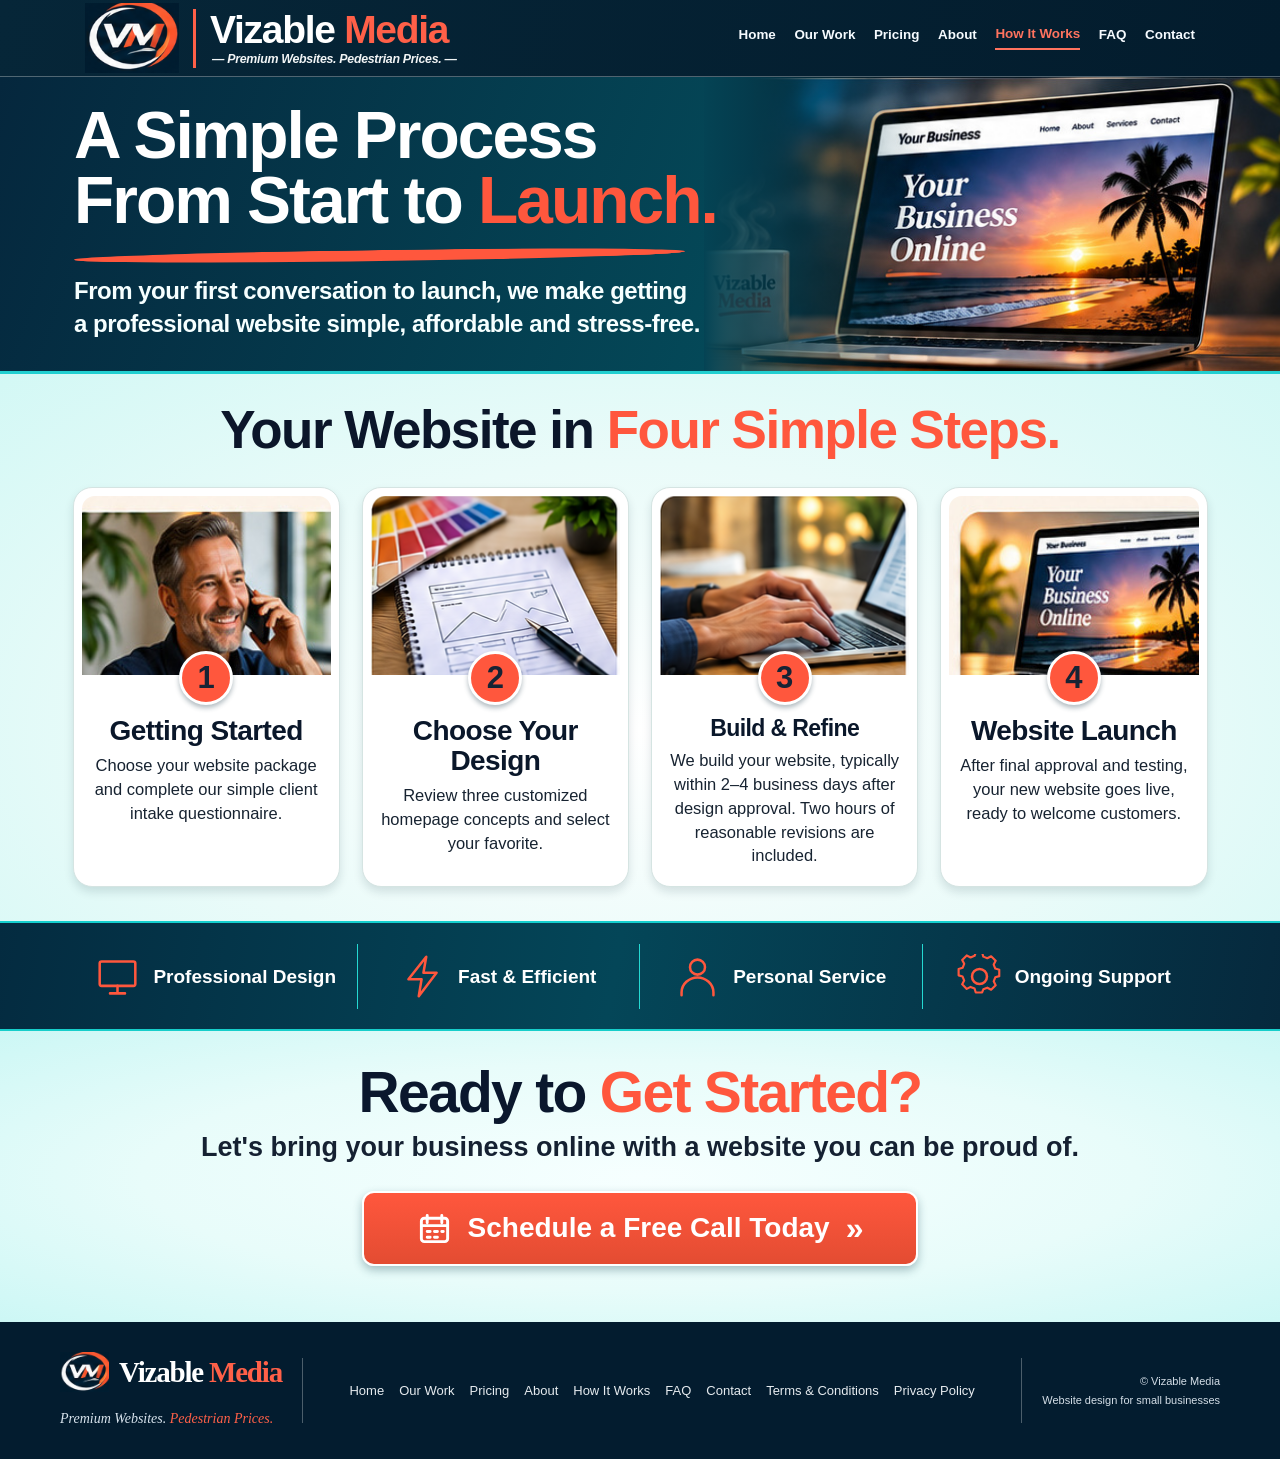
<file: process.html>
<!DOCTYPE html>
<html lang="en">
<head>
  <meta charset="utf-8">
  <meta name="viewport" content="width=device-width, initial-scale=1">
  <meta name="description" content="See how Vizable Media brings your small business website from the first conversation to launch in four simple steps.">
  <title>How It Works | Vizable Media</title>
  <link rel="icon" type="image/svg+xml" href="vm-mark.svg">
  <link rel="stylesheet" href="styles.css?v=13">
  <link rel="stylesheet" href="theme-seafoam.css?v=1">
  <link rel="stylesheet" href="reference-match.css?v=1">
  <link rel="stylesheet" href="process-approved.css?v=1">
  <link rel="stylesheet" href="site-final.css?v=20261118b0261118b">
<link rel="stylesheet" href="faq.css?v=2"><link rel="stylesheet" href="preview-v2.css"><style>
/* How It Works V1 — page-local refinements */
.approved-process h1 span,.approved-process h2 span{color:#ff573d!important;}
.approved-process .process-lead-copy p{line-height:1.4!important;}
.approved-process .approved-step-content p{line-height:1.4!important;}
.approved-process .approved-callback-button{border-radius:12px!important;}
@media(max-width:650px){
.approved-process .process-lead-copy p{line-height:1.45!important;padding-bottom:8px!important;}
.approved-process .approved-step-content{padding-bottom:18px!important;}
.approved-process .approved-benefits-inner{padding-block:10px!important;}
.approved-process .approved-benefit{padding-block:10px!important;min-height:0!important;}
.approved-process .approved-action h2{font-size:clamp(26px,7.3vw,38px)!important;line-height:1.1!important;}
.approved-process .approved-callback-button{display:flex!important;justify-content:center!important;align-items:center!important;gap:6px!important;font-size:clamp(12px,3.8vw,16px)!important;white-space:nowrap!important;padding:13px 8px!important;max-width:100%!important;box-sizing:border-box!important;}
.approved-process .approved-callback-button svg{width:19px!important;height:19px!important;flex-shrink:0;}
}
@media(max-width:850px){
body > footer .foot {flex-direction:column!important;align-items:center!important;justify-content:flex-start!important;gap:16px!important;}
body > footer .foot > .foot-brand,body > footer .foot > .foot-links,body > footer .foot > .foot-note {flex:0 0 auto!important;width:100%!important;height:auto!important;min-height:0!important;box-sizing:border-box;}
body > footer .foot > .foot-links {align-content:center!important;align-items:center!important;justify-content:center!important;row-gap:14px!important;column-gap:12px!important;padding:14px 0!important;}
body > footer .foot > .foot-note {text-align:center!important;}
}</style><style id="process-v1-final">
body.process-refined {margin:0!important;min-height:100vh;display:flex;flex-direction:column;}
body.process-refined > main {flex:1 0 auto;}
body.process-refined > footer {margin-bottom:0!important;flex-shrink:0;}
.approved-process h1 span,.approved-process h2 span {color:#ff573d!important;-webkit-text-fill-color:#ff573d!important;opacity:1!important;background-image:none!important;}
.approved-process .process-lead-swoosh {background:#ff573d!important;}
.approved-process .approved-step-number {background:#ff573d!important;color:#172334!important;}
.approved-process .approved-benefit svg {color:#ff573d!important;stroke:#ff573d!important;}
.approved-process .approved-step-content p {font-size:clamp(15px,1.15vw,17px)!important;line-height:1.5!important;}
.approved-process .approved-step-content {padding-bottom:18px!important;}
.approved-process .approved-callback-button {background:linear-gradient(180deg,#ff573d,#e34c32)!important;border-radius:12px!important;}
@media(max-width:650px){
.approved-process .approved-benefits-inner {display:flex!important;flex-direction:column!important;align-items:stretch!important;width:min(82%,320px)!important;max-width:100%!important;margin-inline:auto!important;padding:12px 0!important;box-sizing:border-box!important;gap:0!important;}
.approved-process .approved-benefit {display:grid!important;grid-template-columns:28px minmax(0,1fr)!important;align-items:center!important;justify-content:start!important;gap:10px!important;padding:13px 4px!important;text-align:left!important;width:100%!important;box-sizing:border-box!important;border:0!important;border-bottom:1px solid #ffffff40!important;}
.approved-process .approved-benefit:last-child {border-bottom:0!important;}
.approved-process .approved-benefit strong {font-size:15px!important;line-height:1.3!important;}
.approved-process .approved-benefit svg {justify-self:center;}
}
</style>
<style id="process-v2-final">
/* Page-local final refinements; shared styles remain untouched. */
body.process-refined main.approved-process h1 span,body.process-refined main.approved-process h2 span{color:#ff573d!important;-webkit-text-fill-color:#ff573d!important;background:none!important;opacity:1!important;filter:none!important;mix-blend-mode:normal!important;}
body.process-refined main.approved-process .approved-step-content p{font-size:clamp(16.5px,1.265vw,18.7px)!important;line-height:1.45!important;}
body.process-refined main.approved-process .process-lead-swoosh{background:#ff573d!important;opacity:1!important;filter:none!important;}
body.process-refined > main{margin-bottom:0!important;padding-bottom:0!important;}
body.process-refined > footer{margin-top:0!important;}
body.process-refined .approved-process .approved-action{margin-bottom:0!important;}
@media(min-width:651px){
body.process-refined .approved-process .process-lead-copy p{width:100%!important;max-width:100%!important;text-wrap:pretty;}
body.process-refined .approved-process .approved-action h2{font-size:clamp(30px,4.5vw,57px)!important;}
}
@media(max-width:650px){
body.process-refined .approved-process .process-lead-swoosh{scale:1 .75;}
body.process-refined .approved-process .approved-step-content p{font-size:17.25px!important;width:100%!important;max-width:100%!important;margin-inline:auto!important;box-sizing:border-box!important;padding-inline:4px!important;}
body.process-refined .approved-process .approved-benefit{padding-inline:clamp(20px,8vw,34px) 4px!important;}
}
</style>
<style id="process-v3-mobile-benefits">
@media(max-width:650px){
body.process-refined .approved-process .approved-benefits-inner{--benefit-group-width: min(210px,100%);}
body.process-refined .approved-process .approved-benefit{padding-inline:max(0px,calc((100% - 210px)/2)) 0!important;}
body.process-refined .approved-process .approved-benefit strong{width:max-content;max-width:100%;}
}
</style>
</head>
<body class="process-refined">
  <header class="ref-site-header">
    <div class="ref-header-inner">
      <a class="ref-brand" href="index.html" aria-label="Vizable Media home">
        <span class="vm-brand-mark" aria-hidden="true"></span>
        <span class="ref-brand-rule" aria-hidden="true"></span>
        <span class="ref-brand-type"><strong>Vizable <em>Media</em></strong><small>— Premium Websites. Pedestrian Prices. —</small></span>
      </a>
      <button id="menu" class="ref-menu-button" aria-expanded="false" aria-controls="nav" aria-label="Toggle navigation">☰</button>
      <nav id="nav" class="ref-nav" aria-label="Primary navigation">
        <a href="index.html">Home</a><a href="work.html">Our Work</a><a href="pricing.html">Pricing</a>
        <a href="about.html">About</a><a href="process.html" class="active" aria-current="page">How It Works</a><a href="faq.html">FAQ</a><a href="contact.html">Contact</a>
      </nav>
    </div>
  </header>

  <main class="process-page approved-process">
    <section class="process-lead" aria-labelledby="process-heading">
      <div class="process-lead-inner">
        <div class="process-lead-copy">
          <h1 id="process-heading">A Simple Process<br>From Start to <span style="color:#FF573D!important;-webkit-text-fill-color:#FF573D!important;background:none!important;opacity:1!important;filter:none!important;mix-blend-mode:normal!important;text-shadow:none!important;">Launch.</span></h1>
          <div class="process-lead-swoosh" style="background:#FF573D!important;border-top-color:#FF573D!important;opacity:1!important;filter:none!important;" aria-hidden="true"></div>
          <p>From your first conversation to launch, we make getting a professional website simple, affordable and <span style="white-space:nowrap">stress-free.</span></p>
        </div>
        <div class="process-lead-art">
          <img src="process-hero-photo.jpg" alt="Laptop showing a completed business website beside a Vizable Media coffee mug" width="703" height="292">
        </div>
      </div>
    </section>

    <section class="approved-steps" aria-labelledby="steps-heading">
      <div class="approved-steps-inner">
        <h2 id="steps-heading">Your Website in <span style="color:#FF573D!important;-webkit-text-fill-color:#FF573D!important;background:none!important;opacity:1!important;filter:none!important;mix-blend-mode:normal!important;text-shadow:none!important;">Four Simple Steps.</span></h2>
        <div class="approved-step-grid">
          <article class="approved-step">
            <div class="approved-step-image"><img src="process-step-1.jpg" alt="A friendly conversation about a new website" loading="lazy" width="254" height="158"></div>
            <div class="approved-step-content">
              <div class="approved-step-number" aria-label="Step 1">1</div>
              <h3>Getting Started</h3>
              <p>Choose your website package and complete our simple client intake questionnaire.</p>
            </div>
          </article>
          <article class="approved-step">
            <div class="approved-step-image">
              <svg viewBox="335 490 248 181" preserveAspectRatio="xMidYMid slice" role="img" aria-label="Color swatches and a sketched website layout on a designer's notepad">
                <image href="process-approved-reference.png" width="1199" height="1312"></image>
              </svg>
            </div>
            <div class="approved-step-content">
              <div class="approved-step-number" aria-label="Step 2">2</div>
              <h3>Choose Your Design</h3>
              <p>Review three customized homepage concepts and select your favorite.</p>
            </div>
          </article>
          <article class="approved-step">
            <div class="approved-step-image">
              <svg viewBox="617 489 247 182" preserveAspectRatio="xMidYMid slice" role="img" aria-label="Hands typing feedback on a laptop keyboard">
                <image href="process-approved-reference.png" width="1199" height="1312"></image>
              </svg>
            </div>
            <div class="approved-step-content">
              <div class="approved-step-number" aria-label="Step 3">3</div>
              <h3>Build &amp; Refine</h3>
              <p>We build your website, typically within 2–4 business days after design approval. Two hours of reasonable revisions are included.</p>
            </div>
          </article>
          <article class="approved-step">
            <div class="approved-step-image"><img src="process-step-4.jpg" alt="Launched business website displayed on a laptop" loading="lazy" width="254" height="158"></div>
            <div class="approved-step-content">
              <div class="approved-step-number" aria-label="Step 4">4</div>
              <h3>Website Launch</h3>
              <p>After final approval and testing, your new website goes live, ready to welcome customers.</p>
            </div>
          </article>
        </div>
      </div>
    </section>

    <section class="approved-benefits" aria-label="What you can expect">
      <div class="approved-benefits-inner">
        <div class="approved-benefit">
          <svg viewBox="0 0 48 48" aria-hidden="true"><rect x="5" y="8" width="38" height="26" rx="2"></rect><path d="M24 34v8M16 42h16"></path></svg>
          <strong>Professional Design</strong>
        </div>
        <div class="approved-benefit">
          <svg viewBox="0 0 48 48" aria-hidden="true"><path d="M28 3 9 27h14l-3 18 19-25H25z"></path></svg>
          <strong>Fast &amp; Efficient</strong>
        </div>
        <div class="approved-benefit">
          <svg viewBox="0 0 48 48" aria-hidden="true"><circle cx="24" cy="14" r="8"></circle><path d="M7 44v-3c0-9 8-16 17-16s17 7 17 16v3"></path></svg>
          <strong>Personal Service</strong>
        </div>
        <div class="approved-benefit">
          <svg viewBox="0 0 48 48" aria-hidden="true"><path d="M20 3h8l1.5 5 5 2 4.8-2.5 5.7 5.7-2.5 4.8 2 5 5 1.5v8l-5 1.5-2 5 2.5 4.8-5.7 5.7-4.8-2.5-5 2L28 53h-8l-1.5-5-5-2-4.8 2.5L3 42.8 5.5 38l-2-5L-1.5 31.5v-8L3.5 22l2-5L3 12.2l5.7-5.7 4.8 2.5 5-2Z" transform="translate(3 -4) scale(.85)"></path><circle cx="24" cy="24" r="8"></circle></svg>
          <strong>Ongoing Support</strong>
        </div>
      </div>
    </section>

    <section class="approved-action" aria-labelledby="action-heading">
      <h2 id="action-heading">Ready to <span style="color:#FF573D!important;-webkit-text-fill-color:#FF573D!important;background:none!important;opacity:1!important;filter:none!important;mix-blend-mode:normal!important;text-shadow:none!important;">Get Started?</span></h2>
      <p>Let's bring your business online with a website you can be proud of.</p>
      <a class="approved-callback-button" href="contact.html?mode=call">
        <svg viewBox="0 0 24 24" aria-hidden="true"><rect x="3" y="5" width="18" height="16" rx="2"></rect><path d="M7 3v5M17 3v5M3 10h18M7 14h2M12 14h2M17 14h1M7 18h2M12 18h2"></path></svg>
        Schedule a Free Call Today <span aria-hidden="true">»</span>
      </a>
    </section>
  </main>

  <footer>
    <div class="wrap foot">
      <div class="foot-brand">
        <a class="logo" href="index.html"><span class="vm-footer-mark" aria-hidden="true"></span><span class="vm-logo-wordmark">Vizable <b>Media</b></span></a>
        <p>Premium Websites. <span class="footer-accent">Pedestrian Prices.</span></p>
      </div>
      <div aria-label="Footer navigation" class="foot-links"><a href="index.html">Home</a><a href="work.html">Our Work</a><a href="pricing.html">Pricing</a><a href="about.html">About</a><a href="process.html">How It Works</a><a href="faq.html">FAQ</a><a href="contact.html">Contact</a><a href="terms.html">Terms &amp; Conditions</a><a href="privacy.html">Privacy Policy</a></div>
      <div class="foot-note">© Vizable Media<br>Website design for small businesses</div>
    </div>
  </footer>
  <script src="script.js"></script>
  <script src="site-config.js"></script>

</body>
</html>
</file>
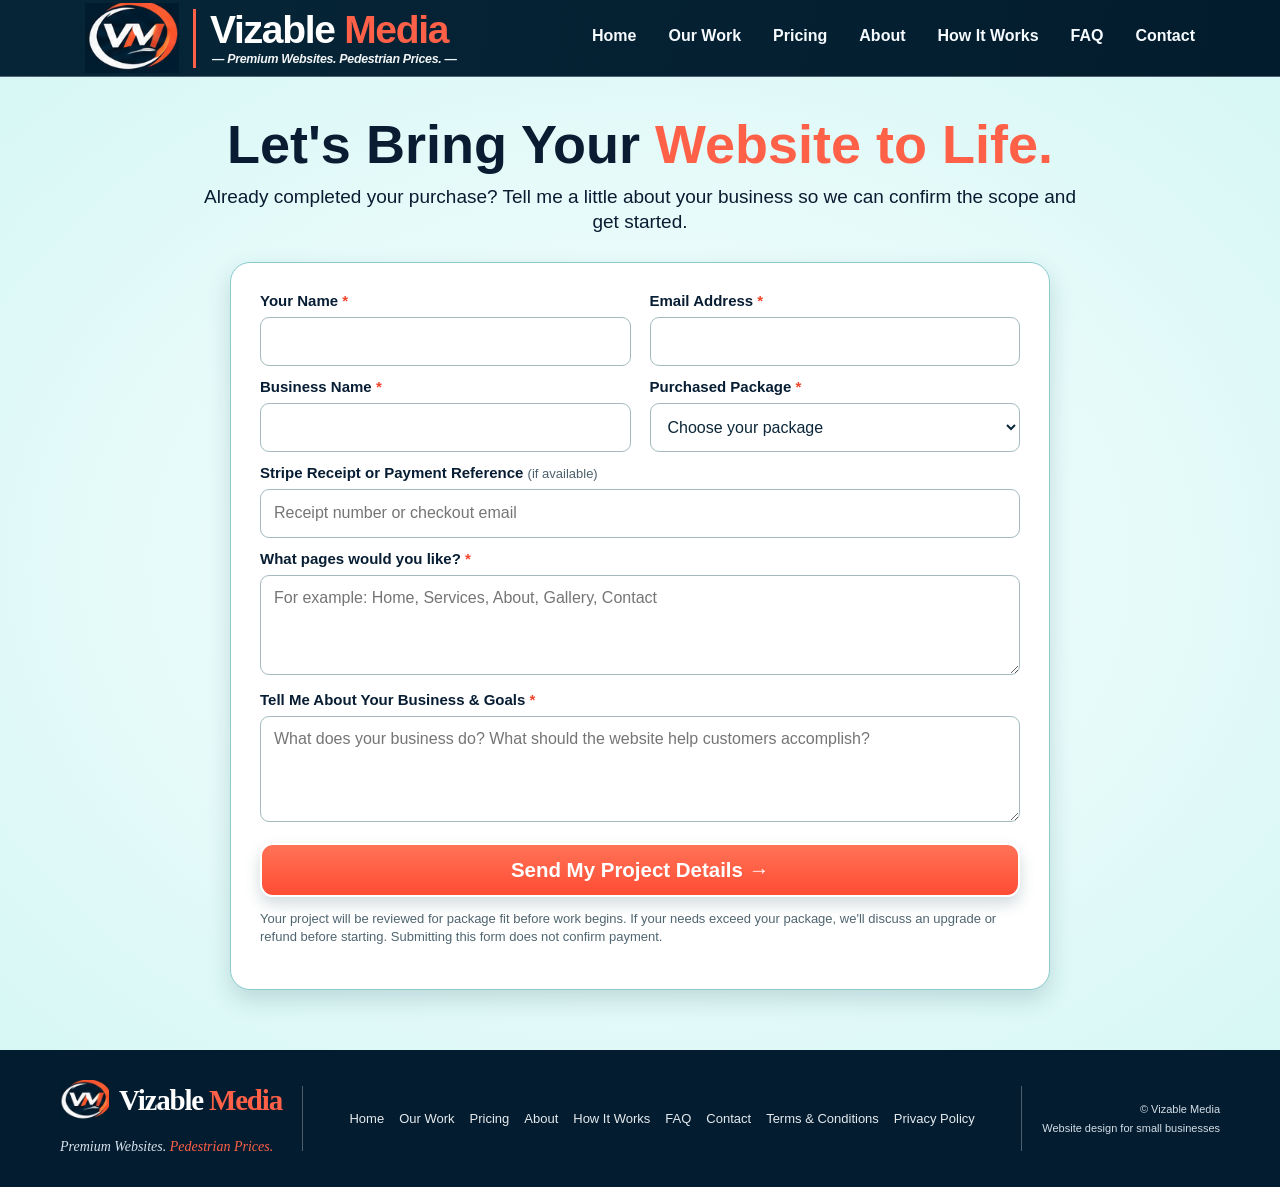
<file: project-intake.html>
<!doctype html>
<html lang="en"><head>
  <meta charset="utf-8"><meta name="viewport" content="width=device-width,initial-scale=1">
  <meta name="robots" content="noindex,nofollow">
  <meta name="description" content="Vizable Media website project questionnaire for customers who have already purchased a plan.">
  <title>Tell Us About Your Project | Vizable Media</title>
  <link rel="icon" type="image/svg+xml" href="vm-mark.svg">
  <link rel="stylesheet" href="styles.css?v=13">
  <link rel="stylesheet" href="theme-seafoam.css?v=1">
  <link rel="stylesheet" href="reference-match.css?v=1">
  <link rel="stylesheet" href="site-final.css?v=1">
<link rel="stylesheet" href="preview-v2.css"></head><body>
  <header class="ref-site-header"><div class="ref-header-inner">
    <a class="ref-brand" href="index.html" aria-label="Vizable Media home"><span class="vm-brand-mark" aria-hidden="true"></span><span class="ref-brand-rule" aria-hidden="true"></span><span class="ref-brand-type"><strong>Vizable <em>Media</em></strong><small>— Premium Websites. Pedestrian Prices. —</small></span></a>
    <button id="menu" class="ref-menu-button" aria-expanded="false" aria-controls="nav" aria-label="Toggle navigation">☰</button>
    <nav id="nav" class="ref-nav" aria-label="Primary navigation"><a href="index.html">Home</a><a href="work.html">Our Work</a><a href="pricing.html">Pricing</a><a href="about.html">About</a><a href="process.html">How It Works</a><a href="faq.html">FAQ</a><a href="contact.html">Contact</a></nav>
  </div></header>
  <main class="vm-intake-page">
    <div class="vm-intake-intro"><h1>Let's Bring Your <span>Website to Life.</span></h1><p>Already completed your purchase? Tell me a little about your business so we can confirm the scope and get started.</p></div>
    <div class="vm-intake-card">
      <form id="project-intake-form" novalidate>
        <div class="vm-field-grid">
          <div class="vm-field"><label for="intake-name">Your Name <span>*</span></label><input id="intake-name" name="name" autocomplete="name" required></div>
          <div class="vm-field"><label for="intake-email">Email Address <span>*</span></label><input id="intake-email" type="email" name="email" autocomplete="email" required></div>
        </div>
        <div class="vm-field-grid">
          <div class="vm-field"><label for="intake-business">Business Name <span>*</span></label><input id="intake-business" name="business" required></div>
          <div class="vm-field"><label for="intake-plan">Purchased Package <span>*</span></label><select id="intake-plan" name="package" required><option value="">Choose your package</option><option>Starter — One-Time</option><option>Business — One-Time</option><option>Premium — One-Time</option><option>Starter — Monthly</option><option>Business — Monthly</option><option>Premium — Monthly</option></select></div>
        </div>
        <div class="vm-field"><label for="intake-receipt">Stripe Receipt or Payment Reference <small>(if available)</small></label><input id="intake-receipt" name="paymentReference" placeholder="Receipt number or checkout email"></div>
        <div class="vm-field"><label for="intake-pages">What pages would you like? <span>*</span></label><textarea id="intake-pages" name="pages" rows="3" required placeholder="For example: Home, Services, About, Gallery, Contact"></textarea></div>
        <div class="vm-field"><label for="intake-goals">Tell Me About Your Business &amp; Goals <span>*</span></label><textarea id="intake-goals" name="goals" rows="4" required placeholder="What does your business do? What should the website help customers accomplish?"></textarea></div>
        <button class="vm-coral-btn vm-intake-submit" type="submit">Send My Project Details →</button>
        <p class="vm-intake-note">Your project will be reviewed for package fit before work begins. If your needs exceed your package, we'll discuss an upgrade or refund before starting. Submitting this form does not confirm payment.</p>
        <p id="intake-status" role="status" aria-live="polite"></p>
      </form>
    </div>
  </main>
  <footer><div class="wrap foot"><div class="foot-brand"><a class="logo" href="index.html"><span class="vm-footer-mark" aria-hidden="true"></span><span class="vm-logo-wordmark">Vizable <b>Media</b></span></a><p>Premium Websites. <span class="footer-accent">Pedestrian Prices.</span></p></div><div class="foot-links" aria-label="Footer navigation"><a href="index.html">Home</a><a href="work.html">Our Work</a><a href="pricing.html">Pricing</a><a href="about.html">About</a><a href="process.html">How It Works</a><a href="faq.html">FAQ</a><a href="contact.html">Contact</a><a href="terms.html">Terms &amp; Conditions</a><a href="privacy.html">Privacy Policy</a></div><div class="foot-note">© Vizable Media<br>Website design for small businesses</div></div></footer>
  <script src="script.js"></script><script src="site-config.js"></script><script src="site-final.js"></script>
</body></html>
</file>
<file: portfolio/harborview/styles.css>
:root{--navy:#041d3b;--dark:#00142e;--gold:#e9b20a;--gold-light:#ffcf3e;--ink:#09162b;--cream:#fbfaf6}*{box-sizing:border-box}html{scroll-behavior:smooth}body{margin:0;color:var(--ink);background:var(--cream);font:17px/1.5 Arial,Helvetica,sans-serif}h1,h2,h3{font-family:Georgia,'Times New Roman',serif;line-height:1.12}h1,h2,h3,p{margin-top:0}a{color:inherit}.wrap{width:min(1320px,92%);margin:auto}.demo{background:#fff2c4;color:#312500;text-align:center;font-size:12px;padding:6px 12px}.demo a{color:#163a5b}.header{background:linear-gradient(120deg,#031932,#001b3d);color:#fff;border-bottom:3px solid var(--gold)}.nav{min-height:92px;display:flex;align-items:center;justify-content:space-between;gap:20px}.brand{display:flex;align-items:center;gap:12px;text-decoration:none}.brand img{width:73px;height:65px}.brand strong{font:normal 36px Georgia;display:block;line-height:1}.brand small{color:var(--gold-light);font-size:14px;font-weight:800;letter-spacing:4px;display:block;margin-top:4px}.links{display:flex;gap:40px;align-items:center}.links a{font-size:19px;font-weight:700;text-decoration:none;padding:13px 0}.links a:hover,.links a[aria-current=page]{color:var(--gold-light);border-bottom:4px solid var(--gold-light)}.phone{border:2px solid var(--gold);padding:10px 17px;border-radius:13px;text-decoration:none;font-weight:700;white-space:nowrap}.hero{color:white;background-color:var(--navy);background-size:cover;background-position:center;position:relative;isolation:isolate}.hero:before{content:"";position:absolute;inset:0;z-index:-1;background:linear-gradient(90deg,#001630 0%,rgba(0,22,48,.96) 28%,rgba(0,22,48,.25) 72%,transparent)}.hero.home{min-height:440px;background-image:url('assets/hero-home.jpg')}.hero.interior{min-height:290px;background-image:url('assets/hero-services.jpg')}.hero.contact-hero{background-image:url('assets/hero-contact.jpg')}.hero .wrap{padding:58px 0}.hero h1{font-size:clamp(46px,5.1vw,76px);max-width:690px;margin-bottom:15px}.hero.home h1{max-width:630px}.hero p{font-size:21px;max-width:540px}.underline{height:7px;width:290px;background:var(--gold-light);border-radius:50% 40% 10% 10%;margin:0 0 20px}.btn{display:inline-block;background:linear-gradient(#ffd754,#e4a500);border:0;border-radius:12px;color:#071c38;font-weight:800;text-decoration:none;text-align:center;padding:14px 24px;cursor:pointer;font-size:18px}.btn:hover{filter:brightness(1.08)}.btn-outline{border:2px solid var(--gold-light);background:#062447;color:white}.actions{display:flex;gap:14px;flex-wrap:wrap;margin-top:24px}.strip{background:#f2f4f6;display:grid;grid-template-columns:repeat(4,1fr);gap:0;padding:23px max(4%,calc((100% - 1320px)/2))}.strip a,.strip>div{text-align:center;text-decoration:none;border-right:1px solid #d3d7db;padding:10px}.strip>*:last-child{border:0}.strip b{display:block;font-size:16px}.strip .symbol{display:block;font-size:35px;color:#c58f00;margin-bottom:5px}.section{padding:54px 0}.split{display:grid;grid-template-columns:1fr 1.15fr;align-items:center;gap:65px}.split img{width:100%;height:350px;object-fit:cover;border-radius:16px}.section h2{font-size:clamp(34px,3.3vw,52px);color:var(--navy)}.checks{list-style:none;padding:0}.checks li{margin:9px 0}.checks li:before{content:'✓';color:#d49b00;font-weight:900;margin-right:10px}.review{margin:17px 0;color:#a76b00;font-weight:800}.review small{display:block;color:#536072;font-size:13px;font-weight:500}.cards{display:grid;grid-template-columns:repeat(4,1fr);gap:20px;padding:34px 0}.card{background:#fff;border-radius:16px;overflow:hidden;box-shadow:0 5px 16px #001d3b20;display:flex;flex-direction:column}.card img{width:100%;height:145px;object-fit:cover}.card h2{background:var(--navy);color:white;font-size:26px;min-height:92px;padding:15px 17px;margin:0}.card h2 span{color:var(--gold-light);margin-right:9px}.card p{padding:18px 18px 10px;flex:1}.card .btn{align-self:center;margin:0 15px 22px}.benefits{background:#f3f4f7;display:grid;grid-template-columns:repeat(4,1fr);padding:23px max(4%,calc((100% - 1320px)/2));gap:18px}.benefits>div{display:flex;align-items:center;gap:13px;font-weight:800;font-size:17px}.benefits span{font-size:32px;color:#c99504}.cta{background:linear-gradient(100deg,#031932,#06294d);color:white;padding:34px 0}.cta .wrap{display:flex;align-items:center;justify-content:space-between;gap:30px}.cta h2{font-size:clamp(29px,3vw,43px);margin-bottom:5px}.cta p{margin:0}.contact-layout{display:grid;grid-template-columns:1fr 1fr;gap:45px;padding:30px 0}.form{border-radius:19px;overflow:hidden;box-shadow:0 5px 20px #061e3524;background:#fffdf9}.form-heading{background:var(--navy);color:white;padding:22px 28px}.form-heading h2{font-size:36px;margin:0}.form-heading p{margin:3px 0 0}.fields{padding:20px 28px}.fields label{display:block;font-weight:700;margin:0 0 14px}.fields input,.fields select,.fields textarea{display:block;width:100%;padding:12px;font:inherit;border:1px solid #8b9bab;border-radius:7px;margin-top:6px}.fields textarea{min-height:110px}.fields .btn{width:100%}.note{background:#fff4d8;padding:9px 13px;font-size:13px;border-left:4px solid var(--gold);margin-bottom:17px}.feedback{display:none;background:#e5f2e7;padding:13px;margin-top:14px;border-radius:8px}.feedback.visible{display:block}.details .item{display:flex;gap:20px;padding:11px 0;border-bottom:1px solid #dbbc68}.details .symbol{background:var(--navy);color:var(--gold-light);border-radius:11px;min-width:56px;height:56px;display:grid;place-items:center;font-size:27px}.details h3{font:800 22px Arial;margin:2px 0}.details p{margin:0;overflow-wrap:anywhere}.details img{width:100%;height:290px;object-fit:cover;border-radius:16px;margin-top:22px}.footer{background:#00172f;color:white;text-align:center;padding:22px 10px;font-size:14px}.footer p{margin:4px}.footer a{color:var(--gold-light)}
@media(max-width:1000px){.nav{flex-wrap:wrap;padding:12px 0}.brand strong{font-size:28px}.brand img{width:55px;height:52px}.links{order:3;width:100%;justify-content:center}.cards{grid-template-columns:repeat(2,1fr)}.strip,.benefits{grid-template-columns:repeat(2,1fr)}.split{gap:30px}}
@media(max-width:650px){body{font-size:16px}.nav{gap:12px}.brand strong{font-size:22px}.brand small{font-size:9px;letter-spacing:2px}.brand img{width:44px;height:45px}.phone{font-size:12px;padding:8px}.links{gap:30px}.links a{font-size:16px}.hero.home{min-height:500px}.hero:before{background:linear-gradient(90deg,rgba(0,22,48,.97),rgba(0,22,48,.67))}.hero h1{font-size:clamp(42px,10vw,60px)}.hero p{font-size:18px}.hero .wrap{padding:55px 0}.cards,.split,.contact-layout{grid-template-columns:1fr}.card img{height:190px}.split img{height:280px}.benefits{gap:10px}.benefits>div{font-size:14px}.cta .wrap{align-items:flex-start;flex-direction:column}.details img{height:220px}.form-heading h2{font-size:29px}.strip b{font-size:13px}.strip .symbol{font-size:27px}}

/* Faithful rebuild of the approved Harborview homepage, not a global zoom hack */
:root{--gold:#dba400;--gold-light:#ffca28}
body{font-size:18px}
.demo{padding:5px 12px;font-size:11px}
.header{background:#001733}
.nav{min-height:83px}
.brand img{width:72px;height:63px}
.brand strong{font-size:34px}
.brand small{font-size:12px;letter-spacing:3.7px}
.hero.home{min-height:438px;background-image:url('assets/hero-home-refined.jpg');background-repeat:no-repeat;background-size:auto 100%;background-position:right center;background-color:#001735}
.hero.home:before{background:linear-gradient(90deg,#001735 0%,#001735 29%,rgba(0,23,53,.96) 38%,rgba(0,23,53,.52) 48%,rgba(0,23,53,0) 66%)}
.hero.home .wrap{padding:23px 0 27px}
.hero.home h1{font-size:clamp(45px,4.05vw,62px);line-height:.98;letter-spacing:-1.2px;max-width:700px;margin-bottom:14px}
.hero.home h1 em{color:#ffbd13;font-weight:400}
.hero.home p{font-size:20px;max-width:555px;line-height:1.3;margin-bottom:14px}
.hero.home .underline{width:325px;height:6px;margin-bottom:13px}
.hero.home .actions{margin-top:17px}
.hero.home .btn{font-size:19px;padding:14px 27px}
.strip{padding-top:13px;padding-bottom:13px;background:#f8f9fa}
.strip a{display:flex;align-items:center;justify-content:center;gap:14px;padding:8px 12px}
.strip .symbol{font-size:39px;margin:0;line-height:1}
.strip b{text-align:left;font-size:18px;line-height:1.18}
.section{padding:29px 0 31px}
.split{grid-template-columns:1fr 1.08fr;gap:50px}
.split img{height:355px;object-position:center center}
.section h2{font-size:clamp(35px,3.3vw,50px);line-height:1.03;margin-bottom:15px}
.section .split p{font-size:17px;line-height:1.3;margin-bottom:8px}
.checks{margin:8px 0}
.checks li{font-size:17px;font-weight:700;margin:4px 0}
.checks li:before{display:inline-grid;place-items:center;background:linear-gradient(#ffdb52,#d39a00);color:#061a35;border-radius:50%;width:25px;height:25px;margin-right:10px}
.review{display:flex;flex-wrap:wrap;align-items:center;gap:5px 14px;margin:11px 0}
.review-stars{color:#d59b00;font-size:29px;letter-spacing:0}
.review-label{font-size:16px;color:#071b38}
.review small{flex-basis:100%;font-size:12px}
.section .btn{font-size:18px;padding:12px 22px}
@media(min-width:1200px){.wrap{width:min(1320px,86%)}}
@media(max-width:1000px){.hero.home{background-size:auto 100%}.hero.home h1{font-size:clamp(43px,5.5vw,58px)}.hero.home:before{background:linear-gradient(90deg,#001735 0%,rgba(0,23,53,.94) 43%,rgba(0,23,53,.23) 100%)}.strip a{gap:7px}.strip b{font-size:15px}.split{gap:25px}}
@media(max-width:650px){.hero.home{min-height:470px;background-position:68% center}.hero.home .wrap{padding:43px 0}.hero.home h1{font-size:clamp(40px,9vw,53px);letter-spacing:-.6px}.hero.home p{font-size:17px}.hero.home:before{background:linear-gradient(90deg,rgba(0,23,53,.97),rgba(0,23,53,.79))}.strip a{display:block}.strip .symbol{font-size:27px}.strip b{text-align:center;font-size:13px}.section{padding:38px 0}.split img{height:285px}.review-stars{font-size:24px}}

/* Unified Harborview design system — Services and Contact refinements */
:root{--gold:#D4AF37;--gold-light:#E4BD4A;--navy:#151F3D;--ink:#101b33;--cream:#FBFAF6}
.header{background:#151F3D;border-bottom-color:var(--gold)}
.brand small,.links a[aria-current=page],.links a:hover{color:#E4BD4A}
.links a[aria-current=page],.links a:hover{border-bottom-color:var(--gold)}
.phone{border-color:var(--gold)}
.btn{background:linear-gradient(180deg,#F1D36A 0%,#D4AF37 100%);color:#14213d;border-radius:11px;font-weight:750}
.underline{background:#E4BD4A}
.hero.interior:before{background:linear-gradient(90deg,rgba(13,26,55,.94),rgba(13,26,55,.7) 40%,rgba(13,26,55,.12))}
.card h2{background:#151F3D;font-size:23px;font-weight:600;line-height:1.14;min-height:88px;display:flex;align-items:center;gap:8px;padding:13px 15px}
.card h2 .service-icon{display:inline-flex;flex:0 0 24px;margin:0}
.service-icon img{display:block;width:24px;height:24px}
.card p{font-size:17px;line-height:1.45;padding:18px 18px 10px}
.card .btn{margin-top:auto;min-width:145px;font-size:17px;padding:11px 20px}
.benefits{background:#f4f3f0}
.benefits>div{font-weight:700}
.benefit-icon{display:inline-flex;align-items:center;flex:0 0 29px}
.benefit-icon img{width:27px;height:27px}
.cta{background:linear-gradient(105deg,#151F3D,#243653)}
.form{background:#FCFAF4}
.form-heading{background:#151F3D}
.form-heading h2{font-size:34px;font-weight:500;display:flex;align-items:center;gap:12px}
.form-icon{width:29px;height:29px;flex:none}
.fields{padding:22px 28px}
.fields label{font-weight:650;margin-bottom:16px}
.fields input,.fields select,.fields textarea{border-color:#A7AFBB;border-radius:7px}
.details .item{border-bottom-color:#E2D4A4;gap:18px;padding:13px 0}
.details .symbol{background:#151F3D;min-width:54px;height:54px;border-radius:10px}
.details .symbol img{width:27px;height:27px}
.details h3{font-family:Arial,Helvetica,sans-serif;font-size:21px;font-weight:700}
.details p{font-size:16px}
.footer{background:#111B34}
@media(max-width:650px){.card h2{min-height:75px}.form-heading h2{font-size:27px}.details h3{font-size:19px}}

/* Final: vivid premium gold and clean hero photo */
:root{--gold:#F2C94C;--gold-light:#FFD967}
.header{border-bottom-color:var(--gold)}
.brand small,.links a:hover,.links a[aria-current=page]{color:var(--gold-light)}
.links a:hover,.links a[aria-current=page]{border-bottom-color:var(--gold)}
.phone,.btn-outline{border-color:var(--gold)}
.btn{background:linear-gradient(180deg,#FFE17B 0%,#F2C94C 57%,#D9AA28 100%);color:#14213d}
.btn-outline{background:rgba(8,26,55,.7);color:#fff}
.underline{background:var(--gold)}
.hero.home{background-image:none;background-color:#111c3b;overflow:hidden}
.hero.home:after{content:"";position:absolute;z-index:-2;top:0;bottom:0;left:51%;right:0;background:url('assets/hero-home-clean.jpg') center center / cover no-repeat}
.hero.home:before{background:linear-gradient(90deg,#111c3b 0%,#111c3b 45%,rgba(17,28,59,.94) 50%,rgba(17,28,59,.02) 66%,transparent 100%)}
.hero.home h1 em{color:var(--gold)}
.strip .symbol{display:inline-flex;align-items:center;justify-content:center;width:51px;height:51px;flex:0 0 51px}
.strip .symbol img{width:44px;height:44px;display:block}
.strip a{gap:15px}
.service-icon img{filter:brightness(1.1)}
.review-stars{color:#E7B51E}
.note{border-left-color:var(--gold)}
@media(max-width:1000px){.hero.home:after{left:35%}.hero.home:before{background:linear-gradient(90deg,#111c3b 0%,rgba(17,28,59,.98) 42%,rgba(17,28,59,.28) 100%)}.strip .symbol{width:42px;height:42px;flex-basis:42px}.strip .symbol img{width:37px;height:37px}}
@media(max-width:650px){.hero.home:after{left:0;opacity:.55}.hero.home:before{background:linear-gradient(90deg,rgba(17,28,59,.98),rgba(17,28,59,.83))}.strip .symbol{width:37px;height:37px;display:flex;margin:auto}.strip .symbol img{width:34px;height:34px}}

/* Approved four-colorful-icon reference: larger distinct illustrated symbols */
.strip .symbol{width:64px;height:64px;flex:0 0 64px}
.strip .symbol img{width:60px;height:60px;max-width:none}
.strip a{gap:16px}
.strip b{font-weight:800}
@media(max-width:1000px){.strip .symbol{width:55px;height:55px;flex-basis:55px}.strip .symbol img{width:52px;height:52px}}
@media(max-width:650px){.strip .symbol{width:46px;height:46px;flex-basis:46px}.strip .symbol img{width:44px;height:44px}}

/* Final approved high-contrast navy and gold design system */
:root{--gold:#FFD54A;--gold-light:#FFD54A;--navy:#061B38;--ink:#09162B}
.header{background:linear-gradient(110deg,#061B38,#00152F);border-bottom:3px solid #FFC928}
.brand small,.links a:hover,.links a[aria-current=page]{color:#FFD54A}
.links a:hover,.links a[aria-current=page]{border-bottom-color:#FFC928}
.phone{border-color:#FFC928}
.btn{background:linear-gradient(180deg,#FFE879 0%,#FFD54A 40%,#E5A000 100%);color:#07162D;font-weight:800;box-shadow:inset 0 1px 0 #fff5b6}
.btn-outline{background:rgba(4,25,53,.83);color:#fff;border:2px solid #FFD54A;box-shadow:none}
.underline{background:linear-gradient(90deg,#FFE36A,#E5A000)}
.hero.home h1 em{color:#FFC928}
.hero.home{background-color:#061B38}
.hero.home:before{background:linear-gradient(90deg,#061B38 0%,#061B38 39%,rgba(6,27,56,.93) 48%,rgba(6,27,56,.08) 69%,transparent)}
.card h2{background:#061B38;font-weight:700}
.card h2 .service-icon{flex-basis:39px}
.service-icon img{width:38px;height:38px;filter:none}
.benefit-icon{flex-basis:48px}
.benefit-icon img{width:46px;height:46px}
.benefits>div{font-weight:800}
.review-stars{color:#E5A000}
.checks li:before{background:linear-gradient(#FFE879,#E5A000)}
.cta{background:linear-gradient(100deg,#061B38,#08294D)}
.form{background:#FFFDF7}
.form-heading{background:linear-gradient(110deg,#061B38,#092D55)}
.form-heading h2{font-weight:700}
.form-icon{width:40px;height:40px}
.details .symbol{background:linear-gradient(135deg,#092F5B,#061B38);min-width:62px;height:62px}
.details .symbol img{width:35px;height:35px}
.details .item{border-bottom-color:#E5A000}
.note{border-left-color:#E5A000}
.footer{background:#06182D}
@media(max-width:1000px){.hero.home:before{background:linear-gradient(90deg,#061B38 0%,rgba(6,27,56,.96) 45%,rgba(6,27,56,.2) 100%)}}
@media(max-width:650px){.hero.home:before{background:linear-gradient(90deg,rgba(6,27,56,.97),rgba(6,27,56,.81))}.service-icon img{width:31px;height:31px}.card h2 .service-icon{flex-basis:32px}.benefit-icon img{width:35px;height:35px}.benefit-icon{flex-basis:36px}}


/* Visual parity pass — approved Services and Contact references */
:root{--gold:#FFC928;--gold-light:#FFD94F;--navy:#001A38;--ink:#08182f;--cream:#fffdfa}
body{background:#fffdfa}
.header{background:linear-gradient(115deg,#001a38,#00112a);border-bottom:3px solid #ffcb25}
.phone{border:2px solid #ffca25}
.hero.interior{background-image:none;min-height:260px;background:#001a38;overflow:hidden}
.hero.interior:after{content:"";position:absolute;z-index:-2;top:0;bottom:0;left:38%;right:0;background:url('assets/hero-services-approved.jpg') center / cover no-repeat}
.hero.interior.contact-hero:after{background-image:url('assets/hero-contact-approved.jpg')}
.hero.interior:before{background:linear-gradient(90deg,#001a38 0%,#001a38 22%,rgba(0,26,56,.97) 36%,rgba(0,26,56,.55) 51%,transparent 72%)}
.hero.interior .wrap{padding:35px 0 36px}
.hero.interior h1{font-size:clamp(48px,5.2vw,75px);font-weight:700;margin:0 0 10px}
.hero.interior p{font-size:20px;line-height:1.35;max-width:470px;font-weight:600;margin:0}
.hero.interior .underline{height:6px;width:325px;margin-bottom:18px;background:linear-gradient(90deg,#ffdf57,#e8a600)}
.cards{gap:20px;padding:30px 0 35px}
.card{border-radius:18px;box-shadow:0 7px 18px #07152a22}
.card>img{height:158px}
.card h2{background:linear-gradient(120deg,#001b39,#00122d);font-size:25px;min-height:83px;gap:12px;padding:12px 18px}
.card h2 .service-icon{flex:0 0 48px;margin:0}
.service-icon img{width:48px;height:48px;object-fit:contain}
.card p{font-size:18px;line-height:1.35;font-weight:600;padding:17px 20px 8px}
.card .btn{font-size:19px;padding:12px 27px;min-width:170px;margin-bottom:19px}
.btn{background:linear-gradient(180deg,#ffe878 0%,#ffc928 45%,#df9900 100%);font-weight:800;color:#06182e;border-radius:12px}
.benefits{background:#f5f6f8;padding-top:18px;padding-bottom:18px;gap:18px}
.benefits>div{font-size:18px;font-weight:800;gap:15px}
.benefit-icon{flex:0 0 54px}
.benefit-icon img{width:52px;height:52px;object-fit:contain}
.cta{background:linear-gradient(105deg,#001b39,#06335b)}
.cta h2{font-size:clamp(30px,3vw,43px)}
.contact-layout{gap:40px;padding:28px 0 34px;align-items:start}
.form{background:#fffaf1;border-radius:19px;box-shadow:0 8px 22px #061c3b2b}
.form-heading{background:linear-gradient(110deg,#00244a,#00152e);padding:21px 28px}
.form-heading h2{font-size:clamp(29px,3vw,40px);font-weight:700;gap:14px}
.form-icon{width:45px;height:45px}
.form-heading p{font-size:17px;font-weight:600;margin:5px 0 0}
.fields{padding:22px 28px}
.fields label{font-size:17px;font-weight:800;margin-bottom:14px}
.fields input,.fields select,.fields textarea{background:#fff;border:1.5px solid #93a3b8;padding:13px 14px}
.fields .btn{font-size:22px;padding:15px}
.details .item{gap:20px;padding:10px 0;border-bottom:1.5px solid #e6a400}
.details .symbol{background:linear-gradient(135deg,#00325c,#00142f);min-width:63px;height:63px;border-radius:12px}
.details .symbol img{width:36px;height:36px}
.details h3{font-size:22px;font-weight:800}
.details p{font-size:17px}
.details>img{height:310px;object-fit:cover;margin-top:22px}
@media(max-width:1000px){.hero.interior:after{left:30%}.card h2{font-size:21px}.card p{font-size:16px}.benefits>div{font-size:15px}}
@media(max-width:650px){.hero.interior:after{left:0;opacity:.45}.hero.interior:before{background:linear-gradient(90deg,rgba(0,26,56,.98),rgba(0,26,56,.8))}.hero.interior .wrap{padding:40px 0}.hero.interior h1{font-size:47px}.hero.interior p{font-size:17px}.card>img{height:190px}.card h2{font-size:24px}.card p{font-size:17px}.benefits>div{font-size:14px}.benefit-icon{flex-basis:40px}.benefit-icon img{width:40px;height:40px}.contact-layout{gap:20px}.details>img{height:240px}.form-heading h2{font-size:29px}}

/* Contact page final reference match: sharp hero and precisely centered icons */
.hero.interior.contact-hero:after{background-image:url('assets/hero-contact-crisp.jpg');background-position:center center;background-size:cover;image-rendering:auto}
.hero.interior.contact-hero:before{background:linear-gradient(90deg,#00152f 0%,#00152f 23%,rgba(0,21,47,.95) 37%,rgba(0,21,47,.42) 56%,rgba(0,21,47,0) 74%)}
.details .symbol{width:63px;min-width:63px;height:63px;display:flex;align-items:center;justify-content:center;padding:0;box-sizing:border-box;background:linear-gradient(140deg,#00315e,#00132e)}
.details .symbol img{width:36px;height:36px;display:block;object-fit:contain;margin:0;flex:0 0 36px}
.form-heading .form-icon{width:44px;height:44px;object-fit:contain;display:block;flex:0 0 44px}
@media(max-width:650px){.hero.interior.contact-hero:after{left:0;background-position:center;opacity:.55}}

/* Final approved fixes: original waterfront hero and lower-right stars */
.hero.interior.contact-hero:after{background-image:url('assets/hero-contact-original-reference.jpg');background-position:center center;background-size:cover}
/* Use a two-column action row inside the homepage's right-side content */
.home-partner-copy .partner-actions{display:grid;grid-template-columns:minmax(0,1fr) auto;gap:20px;align-items:end;margin-top:20px}
.home-partner-copy .partner-actions .review{grid-column:2;grid-row:1;display:flex;flex-direction:column;align-items:flex-start;gap:1px;margin:0;border-left:2px solid #e5a000;padding-left:22px;max-width:245px}
.home-partner-copy .partner-actions .review-stars{font-size:30px;line-height:1.1;white-space:nowrap}
.home-partner-copy .partner-actions .review-label{font-size:16px;line-height:1.25}
.home-partner-copy .partner-actions .review small{font-size:11px;line-height:1.2}
.home-partner-copy .partner-actions .btn{grid-column:1;grid-row:1;justify-self:start;align-self:end}
@media(max-width:750px){.home-partner-copy .partner-actions{grid-template-columns:1fr}.home-partner-copy .partner-actions .btn,.home-partner-copy .partner-actions .review{grid-column:1;grid-row:auto}.home-partner-copy .partner-actions .review{border-left:0;padding-left:0}}

/* 2026-11-18: Harborview mobile-only layout refinements. */
@media (max-width:650px){
  /* Home: one readable column, with the photograph after the introduction. */
  .section .split{display:flex;flex-direction:column;align-items:stretch;gap:14px;min-width:0}
  .section .split>.home-partner-copy{display:contents}
  .section .split .home-partner-copy>h2{order:1;font-size:clamp(30px,8vw,39px);line-height:1.12;margin:0;max-width:none}
  .section .split .home-partner-copy>p{order:2;font-size:17px;line-height:1.5;margin:0}
  .section .split>img{order:3;width:100%;height:auto;max-height:360px;aspect-ratio:4/3;object-fit:cover;object-position:center;border-radius:16px;margin:4px 0}
  .section .split .home-partner-copy>.checks{order:4;margin:0}
  .section .split .home-partner-copy>.partner-actions{order:5;display:flex;flex-direction:column;align-items:center;gap:15px;margin-top:8px;width:100%}
  .section .split .home-partner-copy .partner-actions .review{align-self:center;align-items:center;text-align:center;max-width:100%;padding:0;border:0}
  .section .split .home-partner-copy .partner-actions .btn{align-self:center;justify-self:center;text-align:center;max-width:100%;white-space:normal}
  /* Services and Contact: center interior hero copy and underline. */
  .hero.interior .wrap{text-align:center}
  .hero.interior h1{margin-left:auto;margin-right:auto}
  .hero.interior .underline{margin-left:auto;margin-right:auto;max-width:85%;width:260px}
  .hero.interior p{margin-left:auto;margin-right:auto;max-width:95%}
  /* Services: centered closing call to action. */
  .cta .wrap{align-items:center;text-align:center;flex-direction:column;gap:22px}
  .cta .wrap>div{width:100%}
  .cta .wrap .btn{align-self:center;text-align:center;max-width:100%;white-space:normal}
}

/* Nov 23: homepage-only mobile balance. */
@media(max-width:650px){
 .hero.home .wrap{text-align:center;}
 .hero.home h1,.hero.home p{margin-left:auto;margin-right:auto;}
 .hero.home .underline{margin-left:auto;margin-right:auto;max-width:85%;}
 .hero.home .actions,.hero.home .buttons{display:flex;flex-direction:column;align-items:center;gap:12px;}
 .hero.home .actions .btn,.hero.home .buttons .btn{width:min(100%,310px);text-align:center;justify-content:center;}
 .section .split .home-partner-copy>h2{text-align:center;}
 .section .split .home-partner-copy>p{text-align:left;}
}


/* Nov 23 final Harborview mobile polish: hero action and contact form header. */
@media (max-width:650px){
  .hero.home .actions .btn{
    box-sizing:border-box;display:inline-flex;align-items:center;justify-content:center;
    width:min(100%,340px);max-width:100%;padding:15px 12px;
    font-size:clamp(15px,4.1vw,19px);line-height:1.25;white-space:nowrap;
    letter-spacing:-.2px;
  }
  .form-heading{text-align:center;}
  .form-heading h2{display:flex;flex-direction:column;align-items:center;justify-content:center;gap:9px;text-align:center;line-height:1.12;}
  .form-heading .form-icon{margin:0 auto;width:44px;height:44px;flex:0 0 44px;}
  .form-heading p{text-align:center;margin:12px auto 0;max-width:30ch;line-height:1.4;}
}

/* Final approved Services-card alignment: headings, icons, descriptions and buttons. */
.cards .card h2{justify-content:center;text-align:center;}
.cards .card h2 .service-icon{flex-shrink:0;}
.cards .card p{text-align:center;max-width:38ch;margin-left:auto;margin-right:auto;}
.cards .card .btn{align-self:center;text-align:center;}

/* Mobile header only: center branding and phone as separate rows. */
@media (max-width:650px){
  .header .nav{flex-direction:column;flex-wrap:nowrap;align-items:center;justify-content:center;}
  .header .nav .brand{order:0;align-self:center;justify-content:center;width:fit-content;max-width:100%;margin:0 auto;}
  .header .nav .brand img{flex-shrink:0;}
  .header .nav .brand>span{min-width:0;text-align:left;}
  .header .nav .brand strong{font-size:clamp(24px,8.2vw,34px);}
  .header .nav .brand small{font-size:clamp(8px,2.8vw,12px);letter-spacing:clamp(1px,.85vw,3.7px);}
  .header .nav .phone{order:1;align-self:center;margin:0 auto;}
  .header .nav .links{order:3;}
}

/* Center the visible brand group, not an oversized wrapping text box. */
@media (max-width:650px){
 .header .nav .brand{display:grid;grid-template-columns:auto auto;gap:12px;width:max-content;max-width:100%;justify-content:center;align-items:center;}
 .header .nav .brand>span{width:max-content;max-width:100%;}
 .header .nav .brand strong{width:max-content;max-width:100%;}
 .header .nav .brand small{white-space:nowrap;font-size:clamp(7px,2.65vw,12px);letter-spacing:clamp(1px,.72vw,3px);}
 .header .nav .brand img{width:clamp(44px,16vw,60px);height:auto;}
}

@media(max-width:650px){.header .nav .brand strong>span{display:block;} .header .nav .brand strong{white-space:nowrap;} }

/* Final mobile-only spacing and benefit alignment. */
@media (max-width:650px){
  .strip + .section{padding-top:20px;}
  .section .split .home-partner-copy>p{text-align:center;}
  .cards{padding-bottom:18px;}
  .benefits{grid-template-columns:repeat(2,minmax(0,1fr));column-gap:10px;row-gap:12px;padding-inline:12px;}
  .benefits>div{display:grid;grid-template-columns:36px minmax(0,100px);justify-content:center;align-items:center;gap:9px;text-align:left;line-height:1.35;}
  .benefits .benefit-icon{display:flex;align-items:center;justify-content:center;width:36px;height:36px;margin:0;}
  .benefits .benefit-icon img{display:block;width:34px;height:34px;object-fit:contain;}
}
</file>
<file: portfolio/lumiere/styles.css>
:root{--gold:#edbf62;--goldlight:#ffda85;--black:#100c0a}*{box-sizing:border-box}html{scroll-behavior:smooth}body{margin:0;background:#100c0a;color:#fff8ed;font-family:Arial,Helvetica,sans-serif}a{text-decoration:none;color:inherit}.wrap{width:min(1100px,92%);margin:auto}.demo{background:#21170f;text-align:center;font-size:10px;letter-spacing:2px;color:#e2bd78;padding:7px}header{background:#0b0908;border-bottom:1px solid #aa7c35}.nav{min-height:76px;display:flex;align-items:center;justify-content:space-between;gap:25px}.brand,.closing-brand{display:flex;align-items:center;gap:14px;font:36px Georgia,serif;letter-spacing:3px}.brand small,.closing-brand small{display:block;text-align:center;font:11px Arial,sans-serif;letter-spacing:5px;margin-top:4px}.lotus{font:58px Georgia,serif;color:var(--gold)}nav{display:flex;gap:55px;font-size:15px;font-weight:600}nav a{padding:12px 0}nav .active{color:var(--gold);border-bottom:2px solid var(--gold)}.button{display:inline-flex;align-items:center;justify-content:center;border-radius:8px;padding:15px 24px;font-size:14px;font-weight:700;min-height:48px;transition:filter .2s}.button:hover{filter:brightness(1.13)}.gold{color:#1b1007;background:linear-gradient(#ffe1a0,#e4a93e);box-shadow:inset 0 1px #fff2ca}.outline{border:1px solid #d6a34a;background:#0a08079c}.hero{height:480px;position:relative;overflow:hidden;background:radial-gradient(ellipse at 45% 50%,#352116,#0b0807 68%)}.hero-photo{position:absolute;inset:0 0 0 35%;background:linear-gradient(90deg,#100c0a 0%,#100c0a75 19%,transparent 52%),url('assets/hero.jpg') center center/cover no-repeat}.hero-content{position:relative;height:100%;display:flex;flex-direction:column;justify-content:center;align-items:flex-start}.eyebrow{color:#f2d6a3;letter-spacing:4px;font-size:12px;font-weight:700}.hero h1{font:normal clamp(58px,6.5vw,86px)/.88 Georgia,serif;letter-spacing:-3px;margin:16px 0 14px}.hero h1 em{color:var(--gold);font-weight:normal}.hero p{font-size:17px;line-height:1.5;max-width:420px;margin:0 0 20px}.buttons{display:flex;gap:15px;flex-wrap:wrap}.features{background:#15100e;border-top:1px solid #a77b3a;border-bottom:1px solid #a77b3a}.feature-grid{min-height:72px;display:grid;grid-template-columns:repeat(4,1fr);align-items:center}.feature-grid div{border-right:1px solid #947044;text-align:center;font-size:11px;white-space:nowrap}.feature-grid div:last-child{border:0}.feature-grid span{color:var(--gold);font-size:26px;vertical-align:middle;margin-right:10px}.services{padding:35px 0 50px;background:radial-gradient(ellipse at center,#342018 0%,#170e0b 75%)}.centered{text-align:center;color:var(--gold)}.services h2{text-align:center;font:normal clamp(30px,4vw,48px) Georgia,serif;margin:12px 0}.services h2 b{color:var(--gold);font-size:25px;font-weight:normal}.rule{height:2px;background:var(--gold);width:90px;margin:16px auto 28px}.cards{display:grid;grid-template-columns:repeat(3,1fr);gap:22px}.cards article{border:1px solid #b8863b;border-radius:12px;overflow:hidden;background:#160f0c;text-align:center}.cards img{display:block;width:100%;height:185px;object-fit:cover}.card-copy{padding:14px 18px 18px}.card-copy h3{font:normal 28px Georgia,serif;margin:0 0 8px}.card-copy p{font-size:14px;line-height:1.4;min-height:40px;margin:0 0 12px}.card-copy .button{min-height:38px;padding:9px 23px}.closing{border-top:1px solid #b48a46;min-height:235px;display:grid;grid-template-columns:32% 24% 44%;align-items:center;background:radial-gradient(ellipse at right,#5c3015,#140c09 65%)}.closing-photo{height:235px;width:100%;background:url('assets/closing.jpg') center/cover}.closing-brand{justify-content:center;flex-direction:column;gap:0;border-right:1px solid #b48a46}.closing-brand .lotus{font-size:70px}.closing-brand small{font-size:10px}.closing-message{text-align:center;padding:18px}.closing-message h2{font:italic 31px Georgia,serif;margin:5px 0 16px}.closing-message p{font-size:13px}.swoosh{width:65%;height:15px;border-top:3px solid var(--gold);border-radius:50%;margin:auto}footer{text-align:center;color:#bba994;font-size:11px;padding:20px}@media(max-width:800px){.nav{flex-wrap:wrap;justify-content:center;padding:15px 0}.topbook{display:none}.hero{height:auto;min-height:570px}.hero-photo{inset:0;background-image:linear-gradient(90deg,#100c0aeb,#100c0a65),url('assets/hero.jpg')}.hero-content{padding:55px 0}.feature-grid{grid-template-columns:repeat(2,1fr);gap:18px;padding:15px 0}.feature-grid div:nth-child(2){border:0}.cards{gap:12px}.cards img{height:135px}.card-copy h3{font-size:23px}.closing{grid-template-columns:1fr 1fr}.closing-photo{display:none}}@media(max-width:570px){nav{gap:25px}.brand{font-size:27px}.lotus{font-size:44px}.hero h1{font-size:64px}.hero p{font-size:15px}.buttons .button{width:100%}.feature-grid{grid-template-columns:1fr}.feature-grid div{border:0}.cards{grid-template-columns:1fr;max-width:400px;margin:auto}.cards img{height:210px}.closing{display:block;padding:25px}.closing-brand{border:0}.closing-message h2{font-size:26px}}

/* v4: visual-parity pass — consistent type scale, alignment and bespoke icon set */
:root{--gold:#edbf62;--goldlight:#ffda85;--cream:#fff8ed}
.wrap{width:min(1540px,92%)}
.nav{min-height:100px;gap:35px}
.brand{font-size:43px;line-height:1;white-space:nowrap}
.brand small{font-size:13px;letter-spacing:5px;margin-top:9px}
.icon{display:inline-block;width:40px;height:40px;fill:none;stroke:var(--gold);stroke-width:2;stroke-linejoin:round;stroke-linecap:round;flex:none}
.brand .lotus-svg{width:67px;height:67px;stroke-width:1.7}
nav{font-size:19px;gap:64px}
.topbook{font-size:16px;padding:18px 30px}
.hero{height:640px}
.hero-photo{inset:0 0 0 27%;background-position:center center;background-size:cover}
.hero-content{padding-left:28px}
.eyebrow{font-size:15px;letter-spacing:4px}
.hero h1{font-size:clamp(72px,6.5vw,112px);line-height:.9;letter-spacing:-3px;margin:20px 0}
.hero p{font-size:22px;line-height:1.43;max-width:535px;margin-bottom:28px}
.button{font-size:18px;min-height:58px;padding:16px 30px}
.feature-grid{min-height:100px}
.feature-grid div{display:flex;align-items:center;justify-content:center;gap:17px;font-size:16px;white-space:normal;min-height:55px;padding:0 15px}
.feature-grid .icon{width:44px;height:44px}
.services{padding:52px 0 60px}
.services h2{font-size:clamp(44px,4.5vw,67px);margin:13px 0}
.services h2 b{font-size:36px}
.rule{margin:20px auto 32px}
.cards{gap:26px}
.cards img{height:255px}
.card-copy{padding:19px 20px 22px}
.card-copy h3{font-size:35px;margin-bottom:10px}
.card-copy p{font-size:18px;line-height:1.4;min-height:55px;margin-bottom:16px}
.card-copy .button{font-size:17px;min-height:46px;padding:11px 29px}
.closing{grid-template-columns:33% 22% 45%;min-height:290px}
.closing-photo{height:290px}
.closing-brand .lotus-svg{width:85px;height:85px}
.closing-brand{font-size:43px}
.closing-brand small{font-size:12px}
.closing-message h2{font-size:39px}
.closing-message p{font-size:17px}
footer{font-size:13px}
@media(max-width:1100px){.wrap{width:min(1000px,94%)}.nav{min-height:85px}.brand{font-size:31px}.brand .lotus-svg{width:51px;height:51px}nav{gap:30px;font-size:16px}.topbook{font-size:14px;padding:12px 18px}.hero{height:560px}.hero h1{font-size:75px}.hero p{font-size:18px;max-width:440px}.feature-grid div{font-size:12px;gap:8px}.feature-grid .icon{width:30px;height:30px}.cards img{height:190px}.card-copy h3{font-size:26px}.card-copy p{font-size:15px}.closing-message h2{font-size:29px}}
@media(max-width:800px){.nav{padding:14px 0}.hero{height:auto;min-height:570px}.hero-photo{inset:0;background-image:linear-gradient(90deg,#100c0aeb,#100c0a65),url('assets/hero.jpg')}.hero-content{padding:55px 0}.hero h1{font-size:clamp(58px,10vw,78px)}.feature-grid{grid-template-columns:repeat(2,1fr);gap:12px;padding:15px 0}.feature-grid div{border-right:0}.cards{gap:12px}.cards img{height:150px}.card-copy h3{font-size:23px}.closing{grid-template-columns:1fr 1fr}.closing-photo{display:none}}
@media(max-width:570px){.nav{gap:14px}.brand{font-size:25px}.brand .lotus-svg{width:43px;height:43px}nav{gap:22px}.hero h1{font-size:62px}.hero p{font-size:17px}.buttons .button{width:100%}.feature-grid{grid-template-columns:1fr}.cards{grid-template-columns:1fr;max-width:420px;margin:auto}.cards img{height:220px}.card-copy h3{font-size:29px}.closing{display:block;padding:25px}.closing-brand{border:0}.closing-message h2{font-size:28px}}

/* v5 approved-design polish: strictly scoped refinements */
/* Shift hero photography down slightly without altering its asset or scale. */
@media (min-width:801px){.hero-photo{background-position:center 42%}}
/* More readable service descriptions and a touch more space above buttons. */
.card-copy{padding-bottom:27px}
.card-copy p{font-size:20px;line-height:1.48;min-height:66px;margin-bottom:22px}
/* Give closing banner air, increase brand mark and support copy. */
.closing{min-height:330px}
.closing-photo{height:330px}
.closing-brand{font-size:53px}
.closing-brand .lotus-svg{width:106px;height:106px}
.closing-brand small{font-size:13px}
.closing-message{padding:34px 24px}
.closing-message p{font-size:20px;line-height:1.5;margin:15px 0 20px}
@media(max-width:1100px){.card-copy p{font-size:17px;min-height:72px}.closing-brand{font-size:39px}.closing-brand .lotus-svg{width:88px;height:88px}.closing-message p{font-size:17px}}
@media(max-width:800px){.hero-photo{background-position:center center}.card-copy p{font-size:16px;min-height:84px}.closing{min-height:290px}.closing-brand{font-size:38px}.closing-message{padding:25px 18px}.closing-message p{font-size:17px}}
@media(max-width:570px){.card-copy p{font-size:18px;min-height:0}.closing-brand{font-size:40px}.closing-brand .lotus-svg{width:92px;height:92px}.closing-message{padding:25px 10px}.closing-message p{font-size:18px}}

/* Services page — extends locked homepage design system, without altering its styles */
.treat-hero{min-height:520px;position:relative;display:flex;align-items:center;overflow:hidden;background:#110c09}
.treat-hero-image{position:absolute;inset:0;background:linear-gradient(90deg,#100c0a 0%,#100c0ac2 22%,#100c0a52 48%,#100c0a00 75%),url('assets/hero.jpg') center 47%/cover no-repeat}
.treat-hero-inner{position:relative;padding:65px 28px;z-index:1}
.treat-hero h1{font:normal clamp(62px,6vw,105px)/.98 Georgia,serif;letter-spacing:-2px;margin:20px 0}
.treat-hero h1 em,.treatment-copy h3 em,.treat-cta h2 em{color:var(--gold);font-weight:normal}
.treat-hero-inner>p:not(.eyebrow){font-size:21px;line-height:1.5;max-width:560px;margin:0 0 27px}
.treatment-intro{background:radial-gradient(ellipse at 50% 20%,#302019 0%,#140e0c 75%);padding:70px 0 90px}
.treatment-intro h2{text-align:center;font:normal clamp(37px,4.4vw,64px) Georgia,serif;margin:12px 0 14px}
.treatment-intro h2 span{font-size:.55em;color:var(--gold)}
.intro-text{text-align:center;color:#e7d6c5;font-size:19px;line-height:1.6;max-width:750px;margin:0 auto 58px}
.treatment-list{display:grid;gap:36px;max-width:1380px;margin:auto}
.treatment-detail{display:grid;grid-template-columns:1fr 1fr;min-height:385px;overflow:hidden;border:1px solid #956d37;border-radius:12px;background:#17100e;box-shadow:0 18px 50px #0003}
.treatment-detail.reverse .treatment-image{order:2}
.treatment-image{min-height:385px;overflow:hidden}
.treatment-image img{width:100%;height:100%;min-height:385px;object-fit:cover;display:block;transition:transform .3s}
.treatment-detail:hover img{transform:scale(1.025)}
.treatment-copy{padding:clamp(30px,4vw,64px);display:flex;flex-direction:column;align-items:flex-start;justify-content:center}
.treat-number{font-size:13px;letter-spacing:3px;color:var(--gold);font-weight:700}
.treatment-copy h3{font:normal clamp(38px,4vw,59px)/1.08 Georgia,serif;margin:18px 0}
.treatment-copy p{font-size:19px;line-height:1.65;color:#f0e4d9;margin:0 0 22px}
.treatment-tags{display:flex;flex-wrap:wrap;gap:9px;margin-bottom:27px}
.treatment-tags span{border:1px solid #8b683c;border-radius:30px;color:#e5cfa8;padding:8px 12px;font-size:13px;letter-spacing:.4px}
.treat-cta{border-top:1px solid #8d6536;border-bottom:1px solid #8d6536;text-align:center;padding:70px 0 80px;background:linear-gradient(#28190fba,#1b100bd9),url('assets/closing.jpg') center 52%/cover}
.treat-cta h2{font:normal clamp(45px,5vw,72px) Georgia,serif;margin:12px 0}
.treat-cta p:not(.eyebrow){font-size:20px;margin:0 0 26px}
@media(max-width:800px){.treat-hero{min-height:520px}.treat-hero-image{background-image:linear-gradient(90deg,#100c0aeb,#100c0a8a),url('assets/hero.jpg')}.treat-hero-inner{padding:65px 0}.treatment-intro{padding:55px 0}.treatment-detail{grid-template-columns:1fr}.treatment-detail.reverse .treatment-image{order:0}.treatment-image,.treatment-image img{min-height:280px;max-height:350px}.treatment-copy{padding:34px}.intro-text{font-size:17px;margin-bottom:38px}}
@media(max-width:570px){.treat-hero h1{font-size:56px}.treat-hero-inner>p:not(.eyebrow){font-size:17px}.treatment-intro h2{font-size:38px}.treatment-detail{gap:0}.treatment-image,.treatment-image img{min-height:230px;max-height:260px}.treatment-copy h3{font-size:37px}.treatment-copy p{font-size:16px}.treatment-tags span{font-size:12px}.treat-cta{padding:55px 0}.treat-cta h2{font-size:43px}}

/* Services v2: scoped refinement only; approved homepage selectors untouched. */
@media (min-width: 801px) {
  .treatment-intro { padding-top: 86px; padding-bottom: 112px; }
  .treatment-list { max-width: 1460px; gap: 46px; }
  .treatment-detail { grid-template-columns: 51% 49%; min-height: 455px; }
  .treatment-image, .treatment-image img { min-height: 455px; }
  .treatment-copy { padding: 48px clamp(38px, 4.2vw, 74px); }
  .treatment-detail.reverse { grid-template-columns: 49% 51%; }
}
.treatment-intro .intro-text { font-size: clamp(18px, 1.25vw, 22px); line-height: 1.65; max-width: 850px; margin-bottom: 64px; }
.treatment-copy .treat-number { font-size: 15px; letter-spacing: 2.7px; line-height: 1.5; }
.treatment-copy h3 { font-size: clamp(40px, 3.7vw, 62px); line-height: 1.13; margin: 18px 0 22px; }
.treatment-copy p { font-size: clamp(19px, 1.35vw, 23px); line-height: 1.65; margin-bottom: 26px; max-width: 620px; }
.treatment-copy .treatment-tags { gap: 11px; margin-bottom: 32px; }
.treatment-copy .treatment-tags span { font-size: 15px; line-height: 1.3; padding: 9px 14px; }
.treatment-copy .button { font-size: 17px; min-height: 52px; padding: 14px 25px; }
@media (max-width: 1100px) and (min-width: 801px) {
  .treatment-copy { padding: 32px; }
  .treatment-copy p { font-size: 19px; }
  .treatment-copy h3 { font-size: 43px; }
  .treatment-copy .treatment-tags span { font-size: 13px; }
}
@media (max-width: 800px) {
  .treatment-intro .intro-text { font-size: 18px; margin-bottom: 42px; }
  .treatment-list { gap: 30px; }
  .treatment-copy { padding: 36px; }
  .treatment-copy p { font-size: 19px; }
  .treatment-copy h3 { font-size: 43px; }
  .treatment-copy .treatment-tags span { font-size: 14px; }
}
@media (max-width: 570px) {
  .treatment-copy { padding: 27px 24px 32px; }
  .treatment-copy h3 { font-size: 38px; }
  .treatment-copy p { font-size: 18px; line-height: 1.6; }
  .treatment-copy .treatment-tags span { font-size: 13px; }
  .treatment-copy .button { width: 100%; text-align: center; }
}

/* Contact page v1 — additive styles only; approved Home v5 and Services v2 unchanged. */
.contact-hero{height:510px;position:relative;display:flex;align-items:center;overflow:hidden;background:#120d0a}
.contact-hero-image{position:absolute;inset:0;background:linear-gradient(90deg,#100c0a 0%,#100c0af5 26%,#100c0a6b 56%,#100c0a20 100%),url('assets/closing.jpg') center 48%/cover no-repeat}
.contact-hero-inner{position:relative;z-index:1;padding:50px 28px}
.contact-hero h1{font:normal clamp(70px,6vw,104px)/.96 Georgia,serif;letter-spacing:-2px;margin:20px 0}
.contact-hero h1 em,.contact-heading h2 em,.contact-form-panel h3 em,.contact-side h3 em,.contact-end h2 em{color:var(--gold);font-weight:normal}
.contact-hero-inner>p:not(.eyebrow){font-size:21px;line-height:1.5;max-width:510px;margin:0 0 27px}
.contact-main{padding:80px 0 105px;background:radial-gradient(ellipse at 45% 30%,#34231a,#140e0c 75%)}
.contact-heading{text-align:center;margin-bottom:52px}
.contact-heading h2{font:normal clamp(46px,4.6vw,70px)/1.1 Georgia,serif;margin:15px 0}
.contact-heading>p:last-child{font-size:20px;color:#e9d9c9;margin:0}
.contact-layout{display:grid;grid-template-columns:1.16fr .84fr;gap:30px;max-width:1390px;margin:auto;align-items:stretch}
.contact-form-panel,.contact-side{border:1px solid #9a703b;border-radius:12px;overflow:hidden;background:#17110e;box-shadow:0 22px 60px #0004}
.contact-form-panel{padding:clamp(28px,3.5vw,56px)}
.panel-topline{display:flex;align-items:center;justify-content:space-between;color:var(--gold);letter-spacing:3px;font-size:13px;font-weight:700}
.contact-icon{width:27px;height:27px;stroke:var(--gold);stroke-width:1.6;fill:none;stroke-linejoin:round;stroke-linecap:round}
.contact-form-panel h3{font:normal clamp(38px,3.4vw,57px)/1.1 Georgia,serif;margin:22px 0 15px}
.form-intro{font-size:19px;line-height:1.55;color:#e5d6c6;max-width:600px;margin:0 0 30px}
#demo-contact-form{display:flex;flex-direction:column;gap:22px}
.field-row{display:grid;grid-template-columns:1fr 1fr;gap:20px}
#demo-contact-form label{display:flex;flex-direction:column;gap:10px;font-size:15px;letter-spacing:.35px;color:#f5e6d4;font-weight:700}
#demo-contact-form label span{color:var(--gold)}
#demo-contact-form input,#demo-contact-form select,#demo-contact-form textarea{width:100%;font:normal 17px Arial,sans-serif;background:#211914;color:#fff8ed;border:1px solid #765a3d;border-radius:6px;padding:17px 16px;outline:none;min-width:0}
#demo-contact-form input:focus,#demo-contact-form select:focus,#demo-contact-form textarea:focus{border-color:var(--gold);box-shadow:0 0 0 2px #edbf6230}
#demo-contact-form input::placeholder,#demo-contact-form textarea::placeholder{color:#b8a492}
#demo-contact-form select option{background:#211914}
#demo-contact-form textarea{resize:vertical;min-height:130px}
#demo-contact-form .submit-button{border:0;cursor:pointer;align-self:flex-start;font-family:Arial,sans-serif}
.demo-note{font-size:13px;line-height:1.45;color:#c9b49c;margin:-7px 0 0}
.contact-side{display:flex;flex-direction:column}
.contact-side-photo{min-height:265px;background:url('assets/wellness.jpg') center 53%/cover no-repeat;border-bottom:1px solid #9a703b}
.contact-side-content{padding:clamp(27px,3vw,46px);flex:1}
.contact-side h3{font:normal clamp(36px,3.2vw,53px)/1.12 Georgia,serif;margin:16px 0 18px}
.contact-side-content>p:not(.eyebrow){font-size:18px;line-height:1.6;color:#e6d6c7;margin:0 0 28px}
.contact-info{display:grid;gap:21px;border-top:1px solid #6c5135;padding-top:26px}
.info-row{display:flex;align-items:center;gap:18px}
.info-icon{display:flex;align-items:center;justify-content:center;width:60px;height:60px;flex:none;border:1px solid #98713e;border-radius:12px;background:#281c13}
.info-icon .contact-icon{width:30px;height:30px}
.info-row strong,.info-row span{display:block}
.info-row strong{font-size:17px;margin-bottom:6px}
.info-row div span{font-size:15px;color:#dbc5af;line-height:1.4}
.contact-end{text-align:center;padding:76px 0 84px;background:linear-gradient(#1c120fd6,#1c120fe5),url('assets/hero.jpg') center 50%/cover;border-top:1px solid #9a703b;border-bottom:1px solid #9a703b}
.contact-end h2{font:normal clamp(46px,4.5vw,69px) Georgia,serif;margin:14px 0}
.contact-end p:not(.eyebrow){font-size:20px;margin:0 0 25px}
@media(max-width:1000px){.contact-layout{grid-template-columns:1fr 1fr}.contact-form-panel{padding:30px}.field-row{grid-template-columns:1fr}.contact-side-photo{min-height:230px}}
@media(max-width:800px){.contact-hero{height:auto;min-height:450px}.contact-hero-image{background-image:linear-gradient(90deg,#100c0aed,#100c0a80),url('assets/closing.jpg')}.contact-hero-inner{padding:70px 0}.contact-layout{grid-template-columns:1fr}.contact-side{display:grid;grid-template-columns:1fr 1.2fr}.contact-side-photo{min-height:100%;border-right:1px solid #9a703b;border-bottom:0}.contact-main{padding:55px 0 70px}}
@media(max-width:570px){.contact-hero h1{font-size:58px}.contact-hero-inner>p:not(.eyebrow){font-size:18px}.contact-heading h2{font-size:44px}.contact-heading>p:last-child{font-size:17px}.contact-form-panel{padding:25px 20px}.contact-form-panel h3{font-size:38px}.form-intro{font-size:17px}.contact-side{display:flex}.contact-side-photo{min-height:215px;border-right:0;border-bottom:1px solid #9a703b}.contact-side-content{padding:28px 22px}.contact-end{padding:55px 0}.contact-end h2{font-size:43px}}

/* Contact-only refinement: no hero; the consultation begins immediately below navigation. */
body:has(.contact-main) .contact-main{padding-top:64px}
body:has(.contact-main) .contact-heading{margin-bottom:43px}
@media(max-width:800px){body:has(.contact-main) .contact-main{padding-top:48px}}
@media(max-width:570px){body:has(.contact-main) .contact-main{padding-top:38px}body:has(.contact-main) .contact-heading{margin-bottom:30px}}

/* Contact page: compact photographic introduction, original copy preserved. */
.contact-heading-hero{
  position:relative;isolation:isolate;overflow:hidden;
  border-bottom:1px solid #98713e;
  background:#211711 url('assets/closing.jpg') center 52%/cover no-repeat;
}
.contact-heading-hero::before{
  content:"";position:absolute;inset:0;z-index:-1;
  background:linear-gradient(90deg,rgba(19,12,10,.86),rgba(28,17,12,.69) 52%,rgba(23,14,10,.77));
}
.contact-heading-hero .contact-heading{
  padding:28px 12px 30px;margin:0;text-align:center;
}
.contact-heading-hero .contact-heading h2{
  font-size:clamp(38px,3.65vw,57px);margin:7px 0 8px;line-height:1.08;
}
.contact-heading-hero .contact-heading .eyebrow{margin:0;font-size:12px}
.contact-heading-hero .contact-heading>p:last-child{
  font-size:clamp(15px,1.1vw,18px);line-height:1.4;
}
body:has(.contact-main) .contact-main{padding-top:44px}
body:has(.contact-main) .contact-layout{margin-top:0}
.info-icon{width:66px;height:66px;border-radius:12px;background:#261d14}
.info-icon .contact-icon{width:42px;height:42px;stroke-width:1.55}
.info-row{gap:20px}
.info-row strong{font-size:19px}
.info-row div span{font-size:16px}
#demo-contact-form label{font-size:16px}
.demo-note{font-size:14px}
@media(max-width:800px){
  .contact-heading-hero .contact-heading{padding:26px 8px 28px}
  body:has(.contact-main) .contact-main{padding-top:36px}
}
@media(max-width:570px){
  .contact-heading-hero .contact-heading{padding:24px 4px 26px}
  .contact-heading-hero .contact-heading h2{font-size:36px}
  .contact-heading-hero .contact-heading>p:last-child{font-size:15px}
  .info-icon{width:60px;height:60px}
  .info-icon .contact-icon{width:39px;height:39px}
  body:has(.contact-main) .contact-main{padding-top:28px}
}

/* Final Contact-only adjustments: compact banner and reduced footer gap. */
.contact-heading-hero .contact-heading{padding-bottom:12px}
body:has(.contact-main) .contact-main{padding-bottom:60px}
@media(max-width:800px){
 .contact-heading-hero .contact-heading{padding-bottom:12px}
 body:has(.contact-main) .contact-main{padding-bottom:48px}
}
@media(max-width:570px){
 .contact-heading-hero .contact-heading{padding-bottom:12px}
 body:has(.contact-main) .contact-main{padding-bottom:36px}
}

/* Final contact form label polish */
.contact-form-panel label .required-inline{display:inline;color:#d4b65e;font-weight:400;font-size:.82em;letter-spacing:0;margin-left:4px}

.vm-portfolio-return{position:fixed;right:16px;bottom:16px;z-index:9999;background:#092a38;color:#fff;border:1px solid #d4ac70;border-radius:30px;padding:11px 17px;font:600 13px Arial,sans-serif;text-decoration:none;box-shadow:0 5px 20px #0007}.vm-portfolio-return:hover{background:#214c5d}

/* Portfolio navigation and restrained hero lettering */
.demo{line-height:1.5;padding:8px 14px;letter-spacing:.9px;font-size:11px}
.demo a{color:#ffe2a1;text-decoration:underline;text-underline-offset:2px;font-weight:700}
@media(min-width:801px){.treat-hero h1{font-size:clamp(58px,5.4vw,88px);max-width:650px}.treat-hero-inner{max-width:1540px}}

/* Service page: clear spacing for the single closing consultation action. */
.treat-cta .button{margin-top:18px}

.demo{background:#fff3cd!important;color:#3d3110!important;text-align:center!important;padding:9px 12px!important;font:600 13px/1.4 Arial,Helvetica,sans-serif!important;letter-spacing:normal!important}.demo a{color:#064a31!important;text-decoration:underline!important;font:inherit!important}

/* Contact info: optically centered, fuller-sized gold line icons. */
.contact-info .info-icon{display:grid;place-items:center;width:66px;height:66px;min-width:66px;box-sizing:border-box;padding:0}
.contact-info .info-icon svg.contact-icon{display:block;width:46px;height:46px;min-width:46px;stroke-width:1.7;overflow:visible;margin:0}
@media(max-width:570px){.contact-info .info-icon{width:60px;height:60px;min-width:60px}.contact-info .info-icon svg.contact-icon{width:43px;height:43px;min-width:43px}}

/* Nov 23: mobile image readability, treatment spacing, and unobstructed return navigation. */
@media(max-width:800px){
 .hero-photo{background-image:linear-gradient(90deg,rgba(16,12,10,.92) 0%,rgba(16,12,10,.68) 45%,rgba(16,12,10,.27) 100%),url('assets/hero.jpg');background-position:60% center;}
 .treat-hero-image{background-image:linear-gradient(90deg,rgba(16,12,10,.91) 0%,rgba(16,12,10,.63) 48%,rgba(16,12,10,.25) 100%),url('assets/hero.jpg');background-position:60% center;}
 .treatment-intro{padding-bottom:38px;}
 .treatment-list{gap:24px;}
 .closing{min-height:0;display:flex;flex-direction:column;align-items:center;padding:28px 16px 20px;gap:0;border-top:1px solid #b48a46;}
 .closing-brand{border:0;width:100%;padding:0 0 12px;}
 .closing-message{padding:8px 8px 4px;}
 .closing-message p{margin:12px 0 4px;}
 footer{padding:14px 16px 18px;line-height:1.5;}
 .vm-portfolio-return{position:static;display:table;width:max-content;max-width:calc(100% - 32px);margin:0 auto 18px;text-align:center;}
}
@media(max-width:570px){
 .hero-photo{background-position:62% center;}
 .hero-content{position:relative;z-index:1;}
 .hero h1{font-size:clamp(49px,13vw,62px);line-height:.95;max-width:95%;}
 .treat-hero-image{background-position:62% center;}
 .treat-hero h1{font-size:clamp(43px,11.7vw,56px);overflow-wrap:break-word;}
 .treatment-copy .treat-number,.treatment-copy h3{align-self:center;text-align:center;}
 .treatment-copy .treatment-tags{align-self:center;justify-content:center;}
 .treatment-copy p{text-align:left;}
 .treatment-intro{padding-bottom:30px;}
 .treatment-list{gap:20px;}
 .treatment-detail{border-radius:12px;}
 .treat-cta{padding:48px 0 52px;border-top:1px solid #8d6536;border-bottom:1px solid #8d6536;}
 .contact-form-panel .eyebrow,.contact-form-panel h3,.contact-form-panel .form-intro{text-align:center;}
 .contact-form-panel .eyebrow{display:block;}
 .contact-form-panel .button{display:flex;width:100%;justify-content:center;text-align:center;}
 .contact-side-content>.eyebrow,.contact-side-content>h3,.contact-side-content>p{text-align:center;}
 .closing{padding:24px 14px 14px;}
 .closing-brand{font-size:34px;}
 .closing-brand .lotus-svg{width:78px;height:78px;}
 .closing-message h2{font-size:27px;}
}


/* Nov 23 final Lumiere mobile refinement. Preserve editorial left-aligned body copy. */
@media (max-width:800px){
  /* Keep the model visible in both photo-led hero sections. */
  .hero-photo{background-position:64% center;}
  .treat-hero-image{background-position:64% center;}
  /* Tighten the end of the treatment section without a double dividing band. */
  .treatment-intro{padding-bottom:0!important;border-bottom:0!important;}
  .treatment-intro>.wrap{padding-bottom:24px;}
  .treatment-list{margin-bottom:0!important;padding-bottom:0!important;}
  .treat-cta{margin-top:0!important;border-top:0!important;}
  .treatment-copy .treat-number,.treatment-copy h3{text-align:center;align-self:center;}
  .treatment-copy .treatment-tags{justify-content:center;align-self:center;}
  .treatment-copy>p{text-align:left;}
  .treatment-copy>.button{align-self:center;text-align:center;}
  /* The return link should follow the footer instead of covering content. */
  .vm-portfolio-return{position:static!important;display:table;margin:12px auto 20px!important;max-width:calc(100% - 28px);}
  .closing{min-height:0!important;gap:0;}
  .closing-message{padding-bottom:10px;}
  .closing-message p{margin-bottom:10px;}
  body:has(.contact-main) .closing-message .button{margin-top:10px;margin-bottom:12px;}
  body:has(.contact-main) .closing-message p{margin-bottom:10px;}
  footer{padding-top:12px;padding-bottom:12px;}
}
@media (max-width:570px){
  .panel-topline{justify-content:center;gap:10px;}
  .panel-topline .contact-icon{display:none;}
  .contact-form-panel h3,.contact-form-panel .form-intro{text-align:center;}
  .contact-side-content>.eyebrow,.contact-side-content>h3,.contact-side-content>p{text-align:center;}
  .treatment-copy .treatment-tags{margin-left:auto;margin-right:auto;}
  .treat-cta{padding-top:38px;padding-bottom:44px;}
  .closing-brand{padding-bottom:6px;}
}

/* Nov 23 follow-up: three focused Lumiere mobile spacing fixes. */
@media (max-width:800px) {
  /* Let each treatment photograph meet the card's gold outline directly. */
  .treatment-detail { padding:0!important; row-gap:0!important; align-content:start; }
  .treatment-detail .treatment-image { display:block; margin:0!important; padding:0!important; min-height:0!important; height:260px; max-height:none!important; line-height:0; overflow:hidden; }
  .treatment-detail .treatment-image img { display:block; width:100%; height:100%; min-height:0!important; max-height:none!important; margin:0!important; padding:0!important; object-fit:cover; }
  /* Remove the dark spacer before the photographic closing invitation. */
  .treatment-intro { padding-bottom:0!important; }
  .treatment-intro>.wrap { padding-bottom:0!important; }
  .treatment-list { margin-bottom:0!important; padding-bottom:0!important; }
  .treat-cta { margin-top:0!important; border-top:1px solid #8d6536!important; background-position:center center; }
  /* Make the footer consultation action breathe below its introductory copy. */
  .closing-message p { margin-bottom:22px!important; }
  .closing-message .button { margin-top:0!important; }
}
@media (max-width:570px) {
  .treatment-detail .treatment-image { height:240px; }
}


/* Services page corrections: source image borders cropped from JPEGs. */
body:has(.treatment-list) .treatment-detail .treatment-image {padding:0;overflow:hidden;min-height:0;}
body:has(.treatment-list) .treatment-detail .treatment-image img {display:block;width:100%;height:100%;min-height:0;object-fit:cover;margin:0;transform:none;}
body:has(.treatment-list) .treatment-detail:hover img {transform:none;}
/* The services closing area is text-and-brand only, with no stray left photograph. */
body:has(.treatment-list) .closing {grid-template-columns:42% 58%;}
body:has(.treatment-list) .closing-photo {display:none;}
body:has(.treatment-list) .closing-brand {min-width:0;}
/* The cropped background no longer contains the baked-in horizontal stripe. */
body:has(.treatment-list) .treat-cta {background-position:center center;}
@media(max-width:800px){
 body:has(.treatment-list) .treatment-detail .treatment-image {height:240px;min-height:0;max-height:none;}
 body:has(.treatment-list) .treatment-detail .treatment-image img {height:100%;min-height:0;max-height:none;}
 body:has(.treatment-list) .treatment-intro {padding-bottom:0;}
 body:has(.treatment-list) .treatment-intro>.wrap {padding-bottom:0;}
 body:has(.treatment-list) .treat-cta {padding-top:38px;padding-bottom:44px;}
 body:has(.treatment-list) .treat-hero {min-height:0;}
 body:has(.treatment-list) .treat-hero-inner {padding-top:42px;padding-bottom:42px;}
 body:has(.treatment-list) .closing {display:flex;flex-direction:column;align-items:center;}
 body:has(.treatment-list) .closing-brand {border-right:0;width:100%;}
}

/* Home portfolio cards: eliminate the visible dark lip at the top of the photos.
   Scoped to Home; Services treatment cards remain unchanged. */
body:has(.services .cards) .services .cards article {padding:0;overflow:hidden;}
body:has(.services .cards) .services .cards article > img {
  display:block;width:100%;margin:-14px 0 0;padding:0;
  height:calc(255px + 14px);object-fit:cover;object-position:center;
}
/* Shared desktop closing banner: photograph | logo | tagline on every page. */
@media (min-width:801px) {
  body:has(.treatment-list) .closing {display:grid;grid-template-columns:32% 24% 44%;}
  body:has(.treatment-list) .closing-photo {display:block;}
  body:has(.treatment-list) .closing-brand {border-right:1px solid #b48a46;}
}
@media (max-width:1100px) and (min-width:801px) {
  body:has(.services .cards) .services .cards article > img {height:calc(190px + 14px);}
}
@media (max-width:800px) {
  body:has(.services .cards) .services .cards article > img {height:calc(150px + 14px);}
}
@media (max-width:570px) {
  body:has(.services .cards) .services .cards article > img {height:calc(220px + 14px);}
}
</file>
<file: portfolio/palm-stone/styles.css>
:root{--green:#003d25;--deep:#002b1b;--gold:#f5c849;--cream:#faf7ef;--ink:#142a20}*{box-sizing:border-box}html{scroll-behavior:smooth}body{margin:0;background:var(--cream);color:var(--ink);font:17px/1.55 Arial,Helvetica,sans-serif}a{color:inherit}h1,h2,h3,.brand{font-family:Georgia,'Times New Roman',serif}h1,h2,h3,p{margin-top:0}.wrap{width:min(1160px,92%);margin:auto}.header{background:var(--deep);color:#fff;border-bottom:2px solid #a7a23e}.nav{display:flex;align-items:center;justify-content:space-between;gap:22px;min-height:88px}.brand{display:flex;align-items:center;gap:13px;text-decoration:none;line-height:1}.brand-icon{font-size:44px;color:var(--gold)}.brand-main{font-size:31px}.brand-sub{display:block;font:700 12px/1.4 Arial;letter-spacing:5px;color:var(--gold);margin-top:5px}.links{display:flex;align-items:center;gap:32px}.links a{text-decoration:none;font-weight:700;padding:10px 0}.links a:hover,.links a[aria-current=page]{color:var(--gold);border-bottom:3px solid var(--gold)}.phone{border:2px solid var(--gold);border-radius:13px;padding:10px 16px;text-decoration:none;font-weight:700;white-space:nowrap}.phone:hover{background:var(--gold);color:var(--deep)}.hero{position:relative;color:#fff;background-size:cover;background-position:center;isolation:isolate}.hero:before{content:"";position:absolute;inset:0;z-index:-1;background:linear-gradient(90deg,rgba(0,26,13,.94) 0%,rgba(0,27,15,.77) 40%,rgba(0,0,0,.04) 100%)}.hero.home{min-height:530px;background-image:url('assets/hero-home.jpg')}.hero.interior{min-height:295px;background-image:url('assets/hero-services.jpg')}.hero.contact-hero{background-image:url('assets/hero-contact.jpg')}.hero-content{padding:75px 0;max-width:1160px;margin:auto;width:92%}.hero.home .hero-content{padding-top:92px}.hero h1{font-size:clamp(44px,5.8vw,76px);line-height:1.04;max-width:620px;margin-bottom:13px}.hero.interior h1{font-size:clamp(46px,5vw,68px)}.hero p{font-size:22px;max-width:450px;line-height:1.45}.accent{height:7px;width:260px;background:var(--gold);border-radius:80% 15% 70% 10%;margin:0 0 24px 0;transform:rotate(-1deg)}.btn{display:inline-flex;align-items:center;justify-content:center;gap:10px;background:var(--gold);color:#11271b;text-decoration:none;border:2px solid var(--gold);border-radius:15px;padding:13px 25px;font-weight:800;font-size:18px;cursor:pointer;min-height:52px}.btn:hover{background:#ffe07a}.btn.alt{color:#fff;background:rgba(0,45,28,.78)}.btn.alt:hover{background:#125a3c}.actions{display:flex;flex-wrap:wrap;gap:15px;margin-top:27px}.services-strip{display:grid;grid-template-columns:repeat(4,1fr);background:#f5f0e4;padding:22px max(4%,calc((100% - 1160px)/2));gap:0}.services-strip a{text-decoration:none;text-align:center;font-weight:700;border-right:1px solid #c9c3b3;padding:7px 15px}.services-strip a:last-child{border:0}.services-strip span{display:block;color:var(--green);font-size:30px;margin-bottom:5px}.section{padding:48px 0}.split{display:grid;grid-template-columns:1fr 1fr;gap:55px;align-items:center}.split img{width:100%;height:400px;object-fit:cover;border-radius:17px}.section h2{font-size:clamp(32px,3.6vw,49px);line-height:1.1;color:var(--deep);margin-bottom:16px}.checks{list-style:none;padding:0}.checks li{margin:10px 0}.checks li:before{content:'✓';display:inline-grid;place-items:center;background:#12633b;color:white;width:24px;height:24px;border-radius:50%;margin-right:12px}.cards{display:grid;grid-template-columns:repeat(3,1fr);gap:22px;padding:35px 0}.card{background:#f4efe3;border-radius:15px;overflow:hidden}.card img{display:block;width:100%;height:170px;object-fit:cover}.card h3{background:var(--green);color:white;font:700 19px/1.25 Arial;margin:0;padding:12px}.card h3 .symbol{color:var(--gold);font-size:25px;margin-right:9px}.card p{padding:14px 18px 23px;margin:0;font-size:16px}.cta{background:linear-gradient(100deg,#00351f,#005035);color:#fff;padding:36px 0}.cta-inner{display:flex;align-items:center;justify-content:space-between;gap:25px}.cta h2{color:#fff;font-size:clamp(28px,3.4vw,44px);margin:0}.cta p{margin:5px 0 0}.contact-layout{display:grid;grid-template-columns:1fr 1fr;gap:44px;padding:35px 0}.form-panel{background:#f8f3e8;border-radius:18px;box-shadow:0 5px 17px #002d1b20;overflow:hidden}.form-head{background:var(--green);color:#fff;padding:21px 28px}.form-head h2{color:#fff;font-size:38px;margin:0}.form-head p{margin:0}.form-fields{padding:24px 28px}label{display:block;font-weight:700;margin:0 0 14px}input,select,textarea{display:block;width:100%;border:1px solid #9a9f98;background:white;border-radius:8px;padding:12px;font:inherit;margin-top:5px}textarea{resize:vertical;min-height:110px}.form-fields .btn{width:100%}.notice{background:#fff5d8;border-left:4px solid #dcae25;padding:10px 15px;font-size:14px;margin:12px 0}.feedback{display:none;background:#e5f4e8;border:1px solid #41825c;padding:13px;border-radius:8px;margin-top:15px}.feedback.show{display:block}.detail{display:flex;gap:18px;border-bottom:1px solid #ddd5c5;padding:14px 0}.detail-icon{width:53px;height:53px;border-radius:12px;background:var(--green);color:var(--gold);display:grid;place-items:center;font-size:26px;flex:none}.detail h3{font:700 21px Arial;margin:0}.detail p{margin:0;overflow-wrap:anywhere}.contact-side img{width:100%;height:220px;object-fit:cover;border-radius:14px;margin:18px 0 10px}.area{background:#e7eddd;border-radius:15px;padding:20px 25px}.area h2{font-size:31px;margin-bottom:6px}.area ul{columns:2;margin:0;padding-left:20px}.footer{background:#002416;color:#e9f4ea;text-align:center;padding:22px 12px;font-size:14px}.footer a{color:#f4cf62}.footer p{margin:5px 0}.demo-banner{background:#fff3cd;color:#3d3110;text-align:center;padding:9px 12px;font:600 13px/1.4 Arial}.demo-banner a{color:#064a31}.mobile-menu{display:none}.sr-only{position:absolute;left:-9999px}
@media(max-width:850px){.nav{flex-wrap:wrap;padding:13px 0}.brand-main{font-size:26px}.phone{font-size:14px}.links{order:3;width:100%;justify-content:center;gap:28px}.hero.home{min-height:490px}.split,.contact-layout{grid-template-columns:1fr}.split img{height:320px}.cards{grid-template-columns:repeat(2,1fr)}.cta-inner{flex-direction:column;align-items:flex-start}.services-strip{grid-template-columns:repeat(2,1fr)}.services-strip a:nth-child(2){border:0}}
@media(max-width:560px){body{font-size:16px}.brand-icon{font-size:34px}.brand-main{font-size:23px}.brand-sub{font-size:9px;letter-spacing:3px}.phone{padding:8px 10px}.nav{gap:9px}.links{gap:25px}.hero.home{min-height:475px}.hero:before{background:linear-gradient(90deg,rgba(0,26,13,.94),rgba(0,27,15,.65))}.hero-content,.hero.home .hero-content{padding:55px 0}.hero p{font-size:18px}.cards{grid-template-columns:1fr}.card img{height:200px}.services-strip{padding:12px 4%}.services-strip a{font-size:14px}.section{padding:35px 0}.split{gap:25px}.split img{height:260px}.form-head h2{font-size:31px}.form-fields{padding:20px}.area ul{columns:1}}

/* Refined presentation — approved Palm & Stone visual direction */
:root{--gold:#ffcf50;--cream:#fffaf1}
body{font-size:18px;line-height:1.58}
.wrap,.hero-content{max-width:1320px;width:calc(100% - 100px)}
.header{background:#002c1a}
.nav{min-height:98px}
.brand-logo{width:70px;height:70px;object-fit:contain;flex:none}
.brand-main{font-size:clamp(28px,2.45vw,40px);letter-spacing:-.5px}
.brand-sub{font-size:12px;letter-spacing:5.4px}
.links{gap:43px}.links a{font-size:18px}
.phone{font-size:18px;padding:11px 19px}
.hero.home{min-height:610px;background-image:url('assets/hero-home-premium.jpg');background-position:center 53%}
.hero.home:before{background:linear-gradient(90deg,rgba(0,20,12,.88) 0%,rgba(0,22,12,.68) 32%,rgba(0,0,0,.03) 75%)}
.hero.home .hero-content{padding:78px 0 80px}
.hero.home h1{font-size:clamp(52px,5.4vw,82px);max-width:850px;line-height:1.04;letter-spacing:-1.6px}
.hero.home h1 em{font-weight:400}
.hero.home p{font-size:23px;line-height:1.45;max-width:480px}
.hero.home .accent{width:340px;height:8px}
.btn{font-size:19px;padding:15px 28px;border-radius:16px}
.services-strip{padding:25px max(4%,calc((100% - 1320px)/2))}
.services-strip a{font-size:18px;line-height:1.35}
.services-strip span{font-size:34px;margin-bottom:9px}
.section{padding:56px 0 65px}
.split{gap:65px}
.split img{height:430px}
.section h2{font-size:clamp(37px,3.5vw,55px)}
.section p,.section li{font-size:19px}
.footer{font-size:14px;padding:20px}
.demo-banner{padding:6px 10px;font-size:12px}
@media(max-width:1050px){
 .wrap,.hero-content{width:92%}
 .nav{gap:15px}.links{gap:20px}
 .brand-main{font-size:29px}.brand-logo{width:56px;height:56px}
 .phone{font-size:15px}
 .hero.home{min-height:570px}
 .split{gap:32px}
}
@media(max-width:850px){
 .nav{min-height:85px}
 .links a{font-size:17px}
 .hero.home{min-height:520px}
 .hero.home h1{font-size:clamp(48px,8vw,70px)}
 .hero.home p{font-size:20px}
 .split img{height:350px}
}
@media(max-width:560px){
 .brand-logo{width:45px;height:45px}
 .brand-main{font-size:23px}
 .brand-sub{font-size:9px;letter-spacing:3px}
 .nav{min-height:70px}
 .links{gap:25px}
 .hero.home{min-height:510px;background-position:63% center}
 .hero.home:before{background:linear-gradient(90deg,rgba(0,22,12,.91),rgba(0,22,12,.66))}
 .hero.home .hero-content{padding:55px 0 65px}
 .hero.home h1{font-size:clamp(43px,10vw,58px);letter-spacing:-.8px}
 .hero.home p{font-size:18px}
 .hero.home .accent{width:230px}
 .services-strip a{font-size:15px}
 .services-strip span{font-size:27px}
 .section{padding:40px 0}
 .split img{height:275px}
 .section p,.section li{font-size:17px}
 .btn{font-size:17px}
}

/* Final desktop composition refinements */
@media(min-width:1100px){
 .wrap,.hero-content{max-width:1400px;width:calc(100% - 110px)}
 .nav{min-height:110px}
 .brand-logo{width:82px;height:82px}
 .brand-main{font-size:41px}
 .brand-sub{font-size:13px;letter-spacing:6px}
 .links a{font-size:20px}
 .phone{font-size:20px;padding:13px 22px}
 .hero.home{min-height:690px;background-position:50% 48%}
 .hero.home .hero-content{padding:90px 0 92px}
 .hero.home h1{font-size:clamp(70px,5.8vw,91px);line-height:1.02}
 .hero.home p{font-size:25px;max-width:540px}
 .hero.home .actions{margin-top:35px}
 .hero.home .btn{padding:18px 32px;font-size:21px}
 .services-strip{padding-top:30px;padding-bottom:30px}
 .section{padding-top:70px;padding-bottom:75px}
 .split img{height:470px}
 .split{gap:70px}
 .section h2{font-size:56px}
 .section p,.section li{font-size:21px}
 .section .btn{font-size:20px;padding:16px 28px}
}
.services-strip img{display:block;width:42px;height:42px;margin:0 auto 8px}
.services-strip a{transition:background .2s ease}
.services-strip a:hover{background:#ede5d3}
.hero.home{background-position:50% 56%}
.hero.home:before{background:linear-gradient(90deg,rgba(0,20,12,.93) 0%,rgba(0,22,12,.76) 28%,rgba(0,22,12,.35) 56%,rgba(0,0,0,.03) 100%)}
.section .split img{box-shadow:0 9px 24px rgba(0,35,20,.13)}
@media(max-width:850px){.services-strip img{width:35px;height:35px}}
@media(max-width:560px){.services-strip img{width:31px;height:31px}.hero.home{background-position:61% center}}

/* Nov 23: mobile portfolio alignment refinements; desktop preserved. */
@media (max-width: 560px) {
 .hero .hero-content{text-align:center;}
 .hero h1,.hero p{margin-left:auto;margin-right:auto;}
 .hero .accent{margin:0 auto 30px;max-width:80%;}
 .hero.home .actions{flex-direction:column;align-items:center;gap:13px;margin-top:32px;}
 .hero.home .actions .btn{width:min(100%,290px);text-align:center;}
 .card h3{display:flex;align-items:center;justify-content:center;text-align:center;gap:8px;padding:13px 12px;}
 .card h3 .symbol{margin-right:0;flex:none;}
 .card p{text-align:center;padding:15px 18px 23px;}
 .cta-inner{align-items:center;text-align:center;}
 .cta-inner>div{width:100%;}
 .cta-inner .btn{max-width:100%;text-align:center;}
 .form-head{text-align:center;}
 .form-head h2{line-height:1.2;margin-bottom:8px;}
 .area h2{text-align:center;}
 .area ul{text-align:left;}
}

/* Palm & Stone final homepage mobile refinement — Nov 23.
   Scope intentionally limited to the homepage's outdoor-space split section. */
@media (max-width: 560px) {
  .home + .services-strip + .section .split > div { text-align: center; }
  .home + .services-strip + .section .split h2 { text-align: center; }
  .home + .services-strip + .section .split .accent { margin-left: auto; margin-right: auto; }
  .home + .services-strip + .section .split p { text-align: center; }
  .home + .services-strip + .section .split .checks {
    display: table;
    margin: 20px auto 24px;
    text-align: left;
  }
  .home + .services-strip + .section .split .checks li { text-align: left; }
  .home + .services-strip + .section .split .btn { margin-left: auto; margin-right: auto; }
}
</file>
<file: styles.css>
:root {
  --navy: #061d31;
  --coral: #f76549;
  --cream: #fff9f2;
  --ink: #0b2033;
}

* { box-sizing: border-box; }
html { scroll-behavior: smooth; }
body { margin: 0; background: var(--cream); color: var(--ink); font-family: Arial, Helvetica, sans-serif; }
a { color: inherit; text-decoration: none; }
.wrap { width: min(1360px, 92%); margin: auto; }
h1, h2, h3, .logo { font-family: Georgia, "Times New Roman", serif; }

header { position: sticky; top: 0; z-index: 10; background: #041b2d; color: white; }
.head { display: flex; align-items: center; justify-content: space-between; height: 79px; gap: 20px; }
.logo { font-size: 35px; font-weight: bold; letter-spacing: -1.5px; white-space: nowrap; }
.logo span, h1 em { color: var(--coral); }
nav { display: flex; gap: 26px; }
nav a { font-size: 14px; font-weight: 700; }
nav a:hover, nav a.active { padding-bottom: 10px; border-bottom: 2px solid var(--coral); }
.button, .outline { display: inline-block; padding: 15px 22px; border: 2px solid var(--coral); border-radius: 10px; background: var(--coral); color: white; font-weight: 800; text-align: center; }
.button:hover { background: #e84b30; }
.quote { padding: 12px 17px; font-size: 13px; }
#menu { display: none; }

.hero { overflow: hidden; background: linear-gradient(102deg, #061b2d 0%, #0c2236 54%, #2c3e53 100%); color: white; }
.hero-grid { display: grid; grid-template-columns: minmax(0, 56%) minmax(0, 44%); align-items: center; min-height: 475px; column-gap: 0; }
.hero-copy { position: relative; z-index: 3; padding: 42px 20px 42px 0; }
.hero h1 { margin: 0 0 20px; font-size: clamp(36px, 3.1vw, 51px); line-height: 1.1; letter-spacing: -1.45px; }
.hero h1 > span, .hero h1 em { display: block; white-space: nowrap; }
h1 em { font-style: normal; }
.hero-copy > p { margin: 0 0 22px; font-size: clamp(18px, 1.45vw, 23px); line-height: 1.4; }
.hero-points { display: flex; flex-wrap: wrap; align-items: center; gap: 0; margin: 0 0 23px; }
.hero-points span { display: inline-flex; flex-direction: row; align-items: center; min-height: 27px; gap: 6px; padding: 0 15px; border-right: 1px solid #ffffff65; color: #f8f6f1; }
.hero-points span:first-child { padding-left: 0; }
.hero-points span:last-child { padding-right: 0; border: 0; }
.hero-points svg { display: block; width: 16px; min-width: 16px; max-width: 16px; height: 16px; flex: 0 0 16px; color: #ffe4d5; }
.hero-points b { font-size: 12px; font-weight: 600; white-space: nowrap; }
.devices.devices-photo { position: relative; display: flex; align-items: center; justify-content: center; width: 117%; height: auto; min-height: 0; margin-right: -7%; margin-left: -10%; overflow: visible; background: none; }
.devices-photo .hero-device-image { position: relative; z-index: 2; display: block; width: 100%; height: auto; max-height: none; object-fit: contain; filter: drop-shadow(0 12px 10px #0003); }

.benefits { border-bottom: 1px solid #e9ddd3; background: #fffaf5; }
.benefit-grid { display: grid; grid-template-columns: repeat(4, 1fr); gap: 18px; padding: 19px 0; }
.benefit-grid > div { display: flex; align-items: center; gap: 15px; border-right: 1px solid #d7c6b9; }
.benefit-grid > div:last-child { border: 0; }
.benefit-grid b { font-size: 30px; }
.benefit-grid p { margin: 0; }
.benefit-grid strong { display: block; margin-bottom: 5px; font-size: 14px; }
.benefit-grid small { display: block; font-size: 12px; line-height: 1.45; }

.pricing { padding: 44px 0 48px; background: linear-gradient(#fffaf6, #fbf2e9); }
.pricing-grid { display: grid; grid-template-columns: 29% 1fr; align-items: center; gap: 30px; }
.eyebrow { color: #e94d32; font-size: 13px; font-weight: 800; letter-spacing: 3px; }
.intro h2 { margin-bottom: 18px; font-size: clamp(32px, 3.2vw, 48px); line-height: 1.07; letter-spacing: -1px; }
.intro p { font-size: 17px; line-height: 1.6; }
.cards { display: grid; grid-template-columns: repeat(3, minmax(0, 1fr)); gap: 14px; }
.card { position: relative; padding: 19px 13px; border: 1px solid #efe2d9; border-radius: 16px; background: #fff; box-shadow: 0 9px 22px #11223322; text-align: center; }
.card.featured { border: 2px solid var(--coral); background: #fff8f5; }
.card h3 { margin: 0; font-size: 30px; }
.card > p { margin: 4px 0 12px; font-size: 13px; }
.cost { padding: 12px 4px; border-radius: 11px; background: #fff4ec; }
.cost strong { font: 700 45px Georgia; }
.cost span { font-size: 13px; font-weight: 700; }
.cost small { display: block; margin-top: 9px; font-weight: 700; }
.free { margin: 10px 0; padding: 9px 5px; border-radius: 7px; background: var(--coral); color: white; font-size: 12px; font-weight: 800; }
.card ul { margin: 16px 0; padding: 0; list-style: none; text-align: left; }
.card li { margin: 11px 0; font-size: 12px; }
.card li::before { margin-right: 6px; color: var(--coral); content: "✓"; font-weight: bold; }
.card .button, .card .outline { width: 100%; padding: 12px 5px; font-size: 13px; }
.outline { border-color: var(--navy); background: transparent; color: var(--navy); }
.popular { position: absolute; top: -17px; left: 50%; padding: 7px 14px; transform: translateX(-50%); border-radius: 7px; background: var(--coral); color: white; font-size: 11px; font-weight: bold; white-space: nowrap; }
.disclaimer { margin-top: 23px; color: #5a6873; font-size: 12px; line-height: 1.5; }

.simple { padding: 65px 0; text-align: center; }
.simple h2 { margin: 0 0 12px; font-size: 37px; }
.simple p { font-size: 17px; }
.simple.light { background: #f1e8df; }
.simple.dark { background: var(--navy); color: white; }
.note { margin-top: 16px; font-size: 12px !important; opacity: .7; }
footer { padding: 30px 0; background: #031627; color: #d8e3ed; }
.foot { display: flex; align-items: center; justify-content: space-between; gap: 25px; font-size: 13px; }
.foot p { margin: 12px 0 0; }

@media (max-width: 1150px) {
  .hero-copy { padding-right: 12px; }
  .hero-points span { padding: 0 9px; }
  .hero-points svg { width: 15px; min-width: 15px; max-width: 15px; height: 15px; flex-basis: 15px; }
  .hero-points b { font-size: 11px; }
  .pricing-grid { grid-template-columns: 1fr; }
  .intro { max-width: 650px; margin: auto; text-align: center; }
}

@media (max-width: 1120px) {
  nav { gap: 12px; }
  .quote { display: none; }
}

@media (max-width: 760px) {
  .head { height: 68px; }
  .logo { font-size: 29px; }
  #menu { display: block; padding: 6px 11px; border: 1px solid #ffffff66; border-radius: 7px; background: transparent; color: white; font-size: 22px; }
  nav { position: absolute; top: 68px; right: 0; left: 0; display: none; flex-direction: column; padding: 20px 5%; background: var(--navy); }
  nav.open { display: flex; }
  .hero-grid { grid-template-columns: 1fr; min-height: 0; }
  .hero-copy { padding: 38px 0 16px; text-align: center; }
  .hero h1 { font-size: clamp(37px, 8vw, 55px); }
  .hero h1 > span, .hero h1 em { white-space: normal; }
  .hero-points { justify-content: center; }
  .hero-points span:first-child { padding-left: 0; }
  .hero-points svg { width: 15px; min-width: 15px; max-width: 15px; height: 15px; flex-basis: 15px; }
  .hero-points b { font-size: 12px; }
  .devices.devices-photo { width: 104%; min-height: 0; margin: 0 -2%; padding: 0 0 10px; }
  .benefit-grid { grid-template-columns: 1fr 1fr; }
  .benefit-grid > div:nth-child(2) { border: 0; }
  .cards { grid-template-columns: 1fr; max-width: 410px; margin: auto; gap: 24px; }
  .card { padding: 25px; }
  .card li { font-size: 14px; }
  .foot { flex-direction: column; text-align: center; }
}

@media (max-width: 450px) {
  .hero h1 { font-size: clamp(36px, 9.4vw, 44px); }
  .hero-copy > p { font-size: 17px; }
  .hero-points { gap: 10px 0; }
  .hero-points span { gap: 5px; padding: 0 7px; }
  .hero-points svg { width: 14px; min-width: 14px; max-width: 14px; height: 14px; flex-basis: 14px; }
  .hero-points b { font-size: 10px; }
}

@media (max-width: 440px) {
  .benefit-grid { grid-template-columns: 1fr; }
  .benefit-grid > div { padding: 7px; border: 0; border-bottom: 1px solid #e3d6cd; }
  .simple h2 { font-size: 30px; }
}

/* Portfolio page: designed to match the approved Our Work illustration.
   Shared homepage selectors above remain untouched. */
.portfolio-page {background:#fff8ef;}
.portfolio-page .work-hero {background:radial-gradient(circle at 4% 100%,#17344a 0%,transparent 24%),linear-gradient(110deg,#061c2d,#092b41 60%,#061e30);color:white;}
.portfolio-page .work-hero-inner {min-height:139px;display:flex;align-items:center;justify-content:center;gap:56px;padding:13px 0;}
.portfolio-page .work-hero h1 {font-family:Georgia,serif;font-size:clamp(50px,6vw,78px);font-weight:700;letter-spacing:-2px;margin:0;line-height:1.1;position:relative;}
.portfolio-page .work-hero h1:after{content:'';position:absolute;height:5px;width:63%;background:var(--coral);border-radius:50%;bottom:-9px;left:17%;transform:rotate(-3deg);}
.portfolio-page .work-hero-aside {font:italic 32px/1.08 Georgia,serif;padding-left:35px;border-left:2px solid #ffffffb8;}
.portfolio-page .work-featured {background:#fff8ef;overflow:hidden;}
.portfolio-page .work-feature-grid {max-width:1400px;margin:auto;display:grid;grid-template-columns:61% 39%;align-items:center;gap:0;}
.portfolio-page .work-feature-image {width:100%;min-width:0;line-height:0;}
.portfolio-page .work-feature-image img{display:block;width:100%;height:auto;}
.portfolio-page .work-feature-copy{padding:14px clamp(22px,3.4vw,54px) 15px 12px;}
.portfolio-page .featured-badge{display:inline-block;background:var(--coral);color:#fff;font-weight:800;font-size:15px;border-radius:30px;padding:11px 18px;margin-bottom:14px;}
.portfolio-page .work-feature-copy h2{font-family:Georgia,serif;font-size:clamp(33px,3.3vw,51px);line-height:1.09;margin:0 0 13px;letter-spacing:-1px;}
.portfolio-page .work-feature-copy p{font-size:clamp(16px,1.48vw,21px);line-height:1.45;margin:0 0 20px;}
.portfolio-page .work-feature-copy .button{font-size:clamp(14px,1.45vw,19px);border-radius:30px;padding:13px 23px;}
.portfolio-page .work-disclaimer{display:block;max-width:410px;margin-top:12px;color:#73706b;font:14px/1.45 Arial,Helvetica,sans-serif;}
.portfolio-page .work-examples{background:#fff9f2;padding:25px 0 36px;}
.portfolio-page .work-divider-title{font:700 clamp(32px,3.4vw,48px)/1.1 Georgia,serif;text-align:center;margin:0 0 20px;display:flex;align-items:center;justify-content:center;gap:25px;}
.portfolio-page .work-divider-title:before,.portfolio-page .work-divider-title:after{content:'';height:2px;background:var(--coral);flex:1;max-width:230px;}
.portfolio-page .work-example-grid{display:grid;grid-template-columns:repeat(3,minmax(0,1fr));gap:17px;align-items:start;}
.portfolio-page .work-example{text-align:center;min-width:0;}
.portfolio-page .work-example img{width:100%;height:auto;display:block;object-fit:contain;}
.portfolio-page .work-example h3{font:700 clamp(21px,2.1vw,29px)/1.1 Georgia,serif;margin:4px 0 5px;}
.portfolio-page .work-example p{font-size:15px;margin:0 0 6px;}
.portfolio-page .example-disclaimer{font-size:10px;color:#a95244;letter-spacing:1px;font-weight:800;}
.portfolio-page .work-example-note{text-align:center;color:#766f68;font-size:12px;margin:13px 0 30px;}
.portfolio-page .work-benefits-row{display:grid;grid-template-columns:repeat(4,1fr);gap:10px;margin:28px 0 30px;}
.portfolio-page .work-benefits-row>div{display:flex;align-items:center;gap:13px;padding:0 10px;border-right:1px solid #d8c9be;}
.portfolio-page .work-benefits-row>div:last-child{border-right:none;}
.portfolio-page .work-line-icon{font-size:37px;color:var(--coral);line-height:1;flex:none;}
.portfolio-page .work-benefits-row p{font-size:13px;line-height:1.35;margin:0;}
.portfolio-page .work-benefits-row strong{font-size:17px;}
.portfolio-page .work-action{display:flex;align-items:center;gap:28px;background:linear-gradient(110deg,#061b2d,#10344b 55%,#061b2d);border-radius:15px;color:white;padding:22px 30px;}
.portfolio-page .work-action-icon{font-size:52px;line-height:1;flex:none;color:#f5e9df;}
.portfolio-page .work-action>div{flex:1;}
.portfolio-page .work-action h2{font:700 clamp(25px,2.8vw,39px)/1.1 Georgia,serif;margin:0 0 7px;}
.portfolio-page .work-action p{font-size:17px;margin:0;}
.portfolio-page .work-action .button{white-space:nowrap;font-size:17px;padding:18px 30px;}
@media(max-width:850px){.portfolio-page .work-hero-inner{gap:25px;}.portfolio-page .work-hero-aside{font-size:23px;}.portfolio-page .work-feature-grid{grid-template-columns:1fr;}.portfolio-page .work-feature-image{max-width:740px;margin:auto;}.portfolio-page .work-feature-copy{padding:8px 6% 32px;text-align:center;}.portfolio-page .work-disclaimer{margin:13px auto;}.portfolio-page .work-benefits-row{grid-template-columns:repeat(2,1fr);}.portfolio-page .work-benefits-row>div:nth-child(2){border-right:0}.portfolio-page .work-action{flex-wrap:wrap;}.portfolio-page .work-action .button{margin-left:auto;}}
@media(max-width:600px){.portfolio-page .work-hero-inner{min-height:130px;display:block;text-align:center;padding:22px 0 25px;}.portfolio-page .work-hero h1{font-size:54px;display:inline-block;}.portfolio-page .work-hero-aside{font-size:19px;border:0;padding:21px 0 0;}.portfolio-page .work-feature-copy h2{font-size:39px;}.portfolio-page .work-example-grid{grid-template-columns:1fr;max-width:420px;margin:auto;gap:26px;}.portfolio-page .work-example h3{font-size:26px;}.portfolio-page .work-divider-title:before,.portfolio-page .work-divider-title:after{max-width:30px;}.portfolio-page .work-benefits-row{grid-template-columns:1fr;}.portfolio-page .work-benefits-row>div{border:0;border-bottom:1px solid #d8c9be;padding:10px 2px;}.portfolio-page .work-action{display:block;text-align:center;padding:25px 15px;}.portfolio-page .work-action-icon{display:none;}.portfolio-page .work-action .button{margin-top:18px;white-space:normal;}.portfolio-page .work-action p{font-size:15px;}}

/* Our Work refinement: full device photos, breathing room, coordinated footer. */
.portfolio-page .work-example img { display:block; width:100%; height:auto; object-fit:contain; }
.portfolio-page .work-example-grid {gap:20px;}
.portfolio-page .work-example h3 {margin-top:7px;}
.portfolio-page .work-feature-copy {padding-top:30px;padding-bottom:32px;}
.portfolio-page .featured-badge {margin-bottom:18px;}
.portfolio-page .work-feature-copy h2 {margin-bottom:19px;}
.portfolio-page .work-feature-copy p {margin-bottom:27px;}
.portfolio-page .work-disclaimer {margin-top:17px;}
.foot {display:grid;grid-template-columns:minmax(210px,1.15fr) minmax(340px,1.5fr) minmax(150px,.8fr);align-items:center;gap:26px;}
.foot-brand .logo {font-size:29px;}
.foot-brand p {font:italic 14px/1.35 Georgia,serif;margin:15px 0 0;}
.footer-accent {color:#fa785e;}
.foot-links {display:flex;flex-wrap:wrap;gap:12px 18px;align-items:center;justify-content:center;padding:0 26px;border-left:1px solid #ffffff4a;border-right:1px solid #ffffff4a;min-height:65px;}
.foot-links a {color:#e6ebef;text-decoration:none;font-size:12px;white-space:nowrap;}
.foot-links a:hover,.foot-links a:focus-visible{color:#ff9c84;}
.foot-note{text-align:right;font-size:11px;line-height:1.7;color:#d4dee7;}
@media(max-width:850px){.foot{grid-template-columns:1fr;gap:18px;text-align:center;}.foot-links{border:0;border-top:1px solid #ffffff33;border-bottom:1px solid #ffffff33;padding:17px 0;min-height:0;}.foot-note{text-align:center;}.portfolio-page .work-feature-copy{padding-top:12px;}}


/* Services and Pricing: isolated styles; existing approved pages are untouched. */
.pricing-page {background:#fff9f2;overflow-x:clip}
.price-hero{background:radial-gradient(ellipse at 80% 68%,#52637652,transparent 54%),linear-gradient(110deg,#061b2e,#112e46);color:white;overflow:hidden}
.price-hero-grid{display:grid;grid-template-columns:54% 46%;min-height:275px;align-items:center;gap:10px}
.price-hero-text{padding:32px 0 32px 10px;position:relative;z-index:1}
.price-kicker{font:bold 12px Arial,sans-serif;letter-spacing:2.8px;color:#e65c40;margin:0 0 12px}
.price-hero .price-kicker{color:#ffad98}
.price-hero h1{font-size:clamp(42px,5vw,67px);line-height:1.04;letter-spacing:-1.5px;margin:0 0 16px}
.price-hero h1 span{color:#ff795f}
.price-hero-text>p:not(.price-kicker){font-size:clamp(16px,1.5vw,21px);line-height:1.45;max-width:640px;margin:0 0 16px}
.price-hero-checks{display:flex;gap:13px;flex-wrap:wrap;color:#fae5da;font-size:12px;font-weight:700}
.price-hero-image{display:block;width:100%;height:255px;object-fit:contain;object-position:center bottom;filter:drop-shadow(0 10px 11px #0005)}
.price-offers{padding:45px 0 40px;background:linear-gradient(#fffaf6,#fff7ef)}
.price-section-intro{text-align:center}
.price-section-intro h2{font-size:clamp(30px,3.3vw,45px);line-height:1.13;letter-spacing:-.7px;margin:0 0 7px}
.price-section-intro>p:not(.price-kicker):not(.offer-banner):not(.offer-terms){font-size:17px;margin:0 0 15px}
.offer-banner{display:inline-block;font-size:19px;font-weight:700;line-height:1.35;background:#ffe0d4;padding:13px 24px;border:2px solid #df6b54;border-radius:10px;margin:2px 0 24px;color:#2b1b1a;box-shadow:0 4px 13px rgba(223,107,84,.12)}.offer-banner strong{color:#bc3d29;font-weight:900}
.offer-terms{font-size:13px;line-height:1.5;max-width:660px;margin:-13px auto 23px;color:#475164;font-weight:500;text-align:center}
.pricing-switch{margin:0 auto 28px;display:flex;max-width:595px;border:1px solid #db5f49;border-radius:25px;overflow:hidden;background:white}
.pricing-switch button{flex:1;border:0;color:#0b2033;background:transparent;min-height:64px;padding:8px 10px;font:bold 16px Arial;cursor:pointer}
.pricing-switch button small{display:block;font-weight:400;font-size:11px;margin-top:4px}
.pricing-switch button.selected{background:#ed6249;color:white;border-radius:23px}
.plans-area[hidden]{display:none}
.plans-grid{max-width:1060px;margin:auto;display:grid;grid-template-columns:repeat(3,minmax(0,1fr));gap:20px;align-items:stretch}
.plan-tile{position:relative;border:1px solid #e5d5cb;background:#fffdfb;border-radius:15px;padding:0 19px 18px;box-shadow:0 8px 20px #13253918;display:flex;flex-direction:column;min-width:0}
.plan-favorite{border:2px solid #f4654a;background:#fff8f6}
.plan-ribbon{position:absolute;top:-15px;left:50%;transform:translateX(-50%);padding:8px 18px;background:#ed6249;border-radius:9px;color:white;white-space:nowrap;font:bold 12px Arial}
.plan-head{text-align:center;padding:18px 0 11px}
.plan-head h3{font:bold 30px Georgia,serif;margin:0 0 2px}
.plan-head p{font:14px Arial;margin:0}
.plan-rate{text-align:center;background:#fff0e5;padding:12px;border-radius:12px;margin-bottom:13px}
.plan-rate strong{font:bold 48px Georgia,serif}
.plan-rate span{font-size:14px;font-weight:700}
.plan-rate p{font-weight:700;font-size:15px;margin:6px 0 0}
.plan-promo{text-align:center;background:#f36549;border-radius:7px;color:white;font-weight:800;font-size:14px;margin:0 0 12px;padding:8px 2px}
.plan-tile ul{list-style:none;margin:0 0 15px;padding:0;flex:1}
.plan-tile li{font-size:13px;line-height:1.45;margin:10px 0}
.plan-tile li:before{content:'✓';font-weight:bold;color:#ed6249;margin-right:9px}
.plan-action{display:block;background:#eb6349;color:white;border:1px solid #eb6349;border-radius:7px;text-align:center;font-weight:800;font-size:14px;padding:13px 10px;margin-top:auto}
.plan-action:hover{filter:brightness(.95)}
.plan-action.outline-plan{background:#fff;color:#10243a;border-color:#14273a}
.plan-start{text-align:center;margin:12px 0 0;font-size:16px;font-weight:800;color:#172a42;letter-spacing:.01em}
.billing-note{max-width:1040px;margin:23px auto 0;font-size:12px;line-height:1.6;text-align:center;color:#465366}
.purchase-grid .plan-tile ul{margin-top:15px}
.price-includes{background:#fffdfa;border-top:1px solid #ebdfd4;border-bottom:1px solid #ebdfd4;padding:42px 0}
.price-includes-grid{display:grid;grid-template-columns:32% 1fr;gap:46px;align-items:center}
.price-includes h2,.ownership-card h2{font-size:clamp(31px,3.1vw,43px);line-height:1.07;margin:0 0 13px}
.price-includes-grid>div>p:last-child,.ownership-main>p:last-child{line-height:1.6;font-size:16px}
.included-items{display:grid;grid-template-columns:1fr 1fr;gap:18px 28px}
.included-items>div{display:flex;gap:12px;align-items:flex-start}
.include-icon{flex:0 0 35px;color:#e85c43;font-size:30px;text-align:center;line-height:1.1}
.included-items p{margin:0}.included-items strong{display:block;margin:0 0 5px;font-size:15px}.included-items small{display:block;color:#49586c;font-size:12px;line-height:1.5}
.price-ownership{padding:40px 0}
.ownership-card{background:#f4e9dd;border-radius:19px;padding:28px 35px 24px;display:grid;grid-template-columns:35% 1fr;gap:12px 35px;align-items:center}
.ownership-main h2{font-size:34px}
.ownership-main p:last-child{margin:0}
.ownership-table{background:white;border:1px solid #dfcfc4;border-radius:10px;overflow:hidden;box-shadow:0 6px 15px #00000010}
.ownership-table table{width:100%;border-collapse:collapse;font-size:14px;text-align:center}
.ownership-table th,.ownership-table td{padding:13px 8px;border-bottom:1px solid #eddfd4}
.ownership-table thead th{color:white;background:#072238}
.ownership-table tbody tr:last-child th,.ownership-table tbody tr:last-child td{border-bottom:0}
.ownership-table tbody tr:nth-child(even){background:#fff6ef}
.ownership-table td:last-child{font-weight:800;color:#df4c33}
.ownership-fine{grid-column:1/-1;margin:6px 0 0;font-size:12px;line-height:1.6;color:#4a5261}
.price-cta{background:linear-gradient(100deg,#061b2c,#243e55);color:white;padding:38px 0}
.price-cta-row{display:flex;align-items:center;justify-content:space-between;gap:25px}
.price-cta h2{font-size:clamp(32px,3.5vw,45px);margin:0 0 8px}
.price-cta p{margin:0;font-size:16px}
.price-cta .button{white-space:nowrap}
@media(max-width:960px){.price-hero-grid{grid-template-columns:57% 43%}.plans-grid{gap:10px}.plan-tile{padding-left:12px;padding-right:12px}.price-includes-grid{grid-template-columns:1fr}.ownership-card{grid-template-columns:1fr}}
@media(max-width:700px){.price-hero-grid{grid-template-columns:1fr}.price-hero-text{padding:32px 0 8px}.price-hero-image{height:225px;max-width:560px;margin:0 auto}.price-offers{padding:35px 0}.pricing-switch button{font-size:13px}.plans-grid{max-width:430px;grid-template-columns:1fr;gap:26px}.plan-tile{padding:0 20px 20px}.included-items{grid-template-columns:1fr}.ownership-card{padding:24px 19px}.ownership-table table{font-size:12px}.price-cta-row{flex-direction:column;text-align:center}.price-cta .button{white-space:normal}}

/* How It Works: page-scoped design to preserve approved pages. */
.process-page{background:#fff9f2;overflow-x:clip}
.process-hero{background:radial-gradient(ellipse at 78% 58%,#3c536544,transparent 58%),linear-gradient(105deg,#061c2e,#172b41);color:#fff;overflow:hidden}
.process-hero-layout{display:grid;grid-template-columns:52% 48%;min-height:328px;align-items:center;gap:12px}
.process-hero-copy{padding:48px 0;z-index:1}
.process-kicker,.process-eyebrow{font-size:12px;font-weight:800;letter-spacing:2.8px;color:#ef6d53;margin:0 0 14px}
.process-hero h1{font:700 clamp(47px,5.9vw,79px)/1.06 Georgia,serif;letter-spacing:-2px;margin:0 0 17px}.process-hero h1 span,.process-steps h2 span,.process-action h2 span{color:#f46b51}
.process-hero-copy>p:not(.process-kicker){font-size:clamp(17px,1.65vw,21px);line-height:1.48;max-width:610px;margin-bottom:24px}
.process-hero-visual{display:flex;align-items:end;justify-content:center;min-width:0}.process-hero-visual img{width:105%;max-width:660px;max-height:305px;object-fit:contain;object-position:center bottom;filter:drop-shadow(0 8px 16px #0007)}
.process-steps{padding:51px 0 62px;text-align:center}.process-steps h2{font:700 clamp(34px,4vw,54px)/1.08 Georgia,serif;letter-spacing:-.9px;margin:0 0 13px}.process-steps-intro{font-size:17px;color:#435263;margin:0 0 36px}
.process-steps-grid{display:grid;grid-template-columns:repeat(4,minmax(0,1fr));gap:22px;text-align:center}
.process-step{background:#fffdfa;border:1px solid #e4d6ca;border-radius:17px;overflow:hidden;box-shadow:0 8px 20px #071c3420;position:relative;min-width:0}
.process-step:not(:last-child):after{content:'›';position:absolute;right:-19px;top:103px;color:#f06448;font:bold 35px Georgia;z-index:1}
.process-step-art{height:205px;display:flex;align-items:center;justify-content:center;position:relative;overflow:hidden;color:#fff}
.process-art-one{background:linear-gradient(125deg,#15304a,#486279 55%,#d18c6a)}.process-art-one svg{width:135px;color:#fff4e8}.process-art-note{position:absolute;bottom:10px;font-size:11px;letter-spacing:.5px;color:#fff2e8}
.process-art-two{background:linear-gradient(145deg,#273649,#c2855f)}
.process-browser{width:79%;height:145px;border:7px solid #111f30;border-radius:10px;background:#fff7ed;box-shadow:0 15px 19px #0006;overflow:hidden}.process-browser-bar{height:20px;background:#14293f;display:flex;align-items:center;gap:5px;padding-left:9px}.process-browser-bar i{background:#f46b51;width:6px;height:6px;border-radius:50%}.process-browser-main{display:flex;padding:13px 9px;gap:8px;height:78px}.process-browser-text{width:48%;display:grid;gap:8px;align-content:center}.process-browser-text span{height:8px;background:#193d56;border-radius:8px}.process-browser-text span:nth-child(2){width:80%;background:#ed7755}.process-browser-text span:nth-child(3){width:60%;background:#d4a17e}.process-browser-photo{width:50%;background:linear-gradient(150deg,#b6d2d7,#5d8b93 48%,#d6ab72 50%,#88694a);border-radius:5px}.process-browser-bottom{display:flex;gap:9px;padding:5px 10px}.process-browser-bottom span{background:#ded4c9;width:45%;height:12px;border-radius:4px}
.process-art-three{background:linear-gradient(135deg,#182f49,#566f87 58%,#bd8367)}.process-review-window{position:relative;width:74%;height:135px;border:8px solid #12263a;background:#fffaf4;border-radius:11px;box-shadow:0 15px 21px #0007;padding:24px 20px}.process-review-lines{display:grid;gap:11px}.process-review-lines span{height:9px;border-radius:20px;background:#d1dae0}.process-review-lines span:nth-child(2){width:74%;background:#8ea6b5}.process-review-lines span:nth-child(3){width:88%}.process-review-lines span:nth-child(4){width:51%}.process-review-check{position:absolute;right:-20px;bottom:-17px;border:7px solid #fdf4eb;border-radius:50%;height:66px;width:66px;background:#ee6b50;color:#fff;font:bold 37px/53px Arial;box-shadow:0 5px 16px #0004}
.process-art-four{background:linear-gradient(120deg,#112b43,#46647b 50%,#d6926e)}.process-launch-device{border:8px solid #101a24;border-radius:9px;width:72%;height:147px;background:#fff9f4;box-shadow:0 17px 17px #0006;overflow:hidden;z-index:1}.process-launch-header{color:#162a3e;font:bold 12px Georgia;padding:9px}.process-launch-image{height:106px;position:relative;background:linear-gradient(#3c4c75,#f4ab74 46%,#5e8f9e 49%,#17475f 66%,#c3a47d 67%);display:flex;align-items:center;justify-content:flex-start;padding-left:15px;text-align:left}.process-launch-image>span:first-child{font:bold 26px/1 Georgia;text-shadow:0 2px 4px #0009;z-index:1}.process-launch-sun{width:23px;height:23px;background:#ffe4a2;border-radius:50%;position:absolute;right:18%;top:33px;box-shadow:0 0 23px #fff1b8}.process-launch-star{font-size:45px;color:#ffd69a;position:absolute;right:5%;top:6%}
.process-step-body{padding:30px 18px 23px;position:relative}.process-step-num{position:absolute;top:-21px;left:50%;transform:translateX(-50%);width:43px;height:43px;background:#ed6d52;border:4px solid #fff9f2;color:#fff;border-radius:50%;font:bold 24px/35px Arial}.process-step h3{font:700 clamp(22px,2.25vw,31px)/1.1 Georgia,serif;margin:8px 0 14px}.process-step p{font-size:15px;line-height:1.55;margin:0;color:#2d3745}
.process-promise{background:#071e32;color:white}.process-promise-grid{display:grid;grid-template-columns:repeat(4,1fr);padding:25px 0;gap:20px}.process-promise-grid>div{border-right:1px solid #ffffff55;display:grid;grid-template-columns:auto 1fr;column-gap:12px;align-items:center}.process-promise-grid>div:last-child{border:0}.process-promise-grid span{color:#f8785f;font-size:32px;grid-row:span 2}.process-promise-grid strong{font-size:15px}.process-promise-grid small{font-size:12px;color:#cbdae2;margin-top:3px}
.process-faq{padding:52px 0;background:#f5ede3}.process-faq-grid{display:grid;grid-template-columns:38% 1fr;gap:55px}.process-faq h2{font:700 40px/1.15 Georgia,serif;margin:0 0 13px}.process-faq p{font-size:16px;line-height:1.6}.process-faq-list details{background:#fffaf4;border:1px solid #eadaca;border-radius:10px;padding:16px 20px;margin-bottom:12px}.process-faq-list summary{font-weight:800;cursor:pointer}.process-faq-list details p{font-size:14px;margin:12px 0 0}
.process-action{text-align:center;padding:49px 0 56px;background:#fff9f2}.process-action h2{font:700 48px/1.1 Georgia,serif;margin:0 0 11px}.process-action p{font-size:18px;margin:0 0 25px}
@media(max-width:1000px){.process-steps-grid{grid-template-columns:repeat(2,minmax(0,1fr));max-width:780px;margin:auto}.process-step-art{height:220px}.process-step:not(:last-child):after{display:none}.process-promise-grid{grid-template-columns:repeat(2,1fr)}.process-promise-grid>div:nth-child(2){border:0}}
@media(max-width:700px){.process-hero-layout{grid-template-columns:1fr}.process-hero-copy{padding:38px 0 5px;text-align:center}.process-hero-copy>p:not(.process-kicker){margin:0 auto 22px}.process-hero-visual img{max-width:550px;max-height:240px}.process-steps{padding:39px 0 49px}.process-steps-grid{grid-template-columns:1fr;max-width:410px}.process-steps-intro{line-height:1.5}.process-promise-grid{gap:20px}.process-promise-grid>div{border:0}.process-promise-grid small{font-size:11px}.process-faq-grid{grid-template-columns:1fr;gap:12px}.process-faq{padding:36px 0}.process-action h2{font-size:38px}}
@media(max-width:430px){.process-promise-grid{grid-template-columns:1fr}.process-hero h1{font-size:52px}.process-action h2{font-size:33px}}
</file>
<file: theme-seafoam.css>
/* Vizable Media / approved seafoam brand refresh — Nov 17, 2026
   Shared by all six primary pages. The three fictional concept sites retain
   independent palettes to demonstrate Vizable Media's design range. */
:root {
  --navy:#081f32;
  --coral:#f2654b;
  --cream:#eaf7f5;
  --ink:#14283a;
}
html { background:#eaf7f5; }
body,
.home-v2,
.pricing-page,
.process-page,
.about-page,
.contact-page {
  background:#eaf7f5;
  color:var(--ink);
}
/* Unified primary navigation and approved circular VM monogram. */
body > header { background:#081f32; }
body > footer { background:#081f32; }
body > header .logo,
body > footer .logo {
  display:inline-flex;
  align-items:center;
  gap:10px;
  font-size:29px;
  line-height:1;
  letter-spacing:-1.2px;
  white-space:nowrap;
}
body > header .logo .vm-logo-icon,
body > footer .logo .vm-logo-icon {
  display:block;
  width:45px;
  height:45px;
  flex:0 0 45px;
  filter:drop-shadow(0 2px 3px #0004);
}
body > header .logo .vm-logo-wordmark,
body > footer .logo .vm-logo-wordmark { color:#fff; }
body > header .logo .vm-logo-wordmark b,
body > footer .logo .vm-logo-wordmark b { color:#f2654b; }
body > footer .logo { font-size:24px; }
body > footer .logo .vm-logo-icon { width:40px; height:40px; flex-basis:40px; }
@media(max-width:760px) {
  body > header .logo { font-size:25px; gap:8px; }
  body > header .logo .vm-logo-icon { width:38px; height:38px; flex-basis:38px; }
}
@media(max-width:390px) {
  body > header .logo { font-size:22px; }
  body > header .logo .vm-logo-icon { width:34px; height:34px; flex-basis:34px; }
}

/* Homepage: coastal seafoam canvas, white work cards, darker navy anchors. */
.home-v2 .vm-benefits { background:#e0f1ee; border-bottom-color:#c9e2de; }
.home-v2 .vm-benefits-inner>div { border-right-color:#c6dfdb; }
.home-v2 .vm-benefit-mark { background:#fff4ed; }
.home-v2 .vm-showcase { background:#eaf7f5; }
.home-v2 .vm-showcase .vm-heading-split>p { max-width:445px; color:#465f66; }
.home-v2 .vm-preview-frame { background:#ffffff; border-color:#d1e4df; }
.home-v2 .vm-prices { background:#dff2ee; border-color:#c6e3dc; }
.home-v2 .vm-price-list { background:#ffffff; border-color:#d1e2de; }
.home-v2 .vm-price-hot { background:#fff3ee; }
.home-v2 .vm-founder { background:#f7fcfb; }
.home-v2 .vm-founder-photo { border:5px solid #fff; box-shadow:0 18px 42px #133c4730; }
.home-v2 .vm-concept-disclosure { color:#64717b; }
.work-v2 .vm-work-gallery { background:#eaf7f5; }
.work-v2 .vm-work-note { background:#f7fcfb; border-color:#d1e3df; }

/* Pricing: retain navy hero and coral highlights, unify the lighter sections. */
.pricing-page .price-offers { background:#eaf7f5; }
.pricing-page .plan-tile { background:#ffffff; border-color:#cfe5e0; }
.pricing-page .plan-favorite { background:#fff7f3; }
.pricing-page .price-includes { background:#f7fcfb; border-color:#d6e8e3; }
.pricing-page .price-ownership { background:#eaf7f5; }
.pricing-page .ownership-card { background:#dff2ee; }
.pricing-page .ownership-table { background:#ffffff; }

/* How It Works: seafoam backdrop, crisp white process cards. */
.process-page .process-steps { background:#eaf7f5; }
.process-page .process-step { background:#ffffff; border-color:#cfe4de; }
.process-page .process-step-body { background:#ffffff; border-radius:0 0 16px 16px; }
.process-page .process-faq { background:#dff2ee; }
.process-page .process-faq-list details { background:#ffffff; }
.process-page .process-action { background:#f7fcfb; }

/* About: light editorial canvas with a slightly deeper values section. */
.about-page .about-story { background:#eaf7f5; }
.about-page .about-story-aside { background:#dff2ee; }
.about-page .about-values { background:#dff2ee; }
.about-page .about-value-grid article { background:#ffffff; }
.about-page .about-local { background:#f7fcfb; }

/* Contact: seafoam canvas, white form, light teal information panels. */
.contact-page .contact-main { background:#eaf7f5; }
.contact-page .contact-info-card { background:#dff2ee; }
.contact-page .contact-form-card { background:#ffffff; }
.contact-page .contact-form-top { background:#f4faf8; }
.contact-page .form-field input,
.contact-page .form-field select,
.contact-page .form-field textarea { background:#ffffff; }

/* Maintain obvious keyboard focus on the new palette. */
a:focus-visible,button:focus-visible,input:focus-visible,
textarea:focus-visible,select:focus-visible { outline-offset:3px; }
</file>
<file: reference-match.css>
/* The home page faithfully follows Chad's approved Nov 17 reference design.
   This file also provides the shared header used by all six primary pages. */
:root { --ref-navy:#042538; --ref-coral:#ff634e; --ref-aqua:#ddfaf7; }
body.reference-home { background:var(--ref-aqua); color:#071e35; font-family:Arial,Helvetica,sans-serif; }

/* Shared branded header: circular VM, divider, wordmark and italic tagline. */
body > header.ref-site-header { position:sticky; z-index:50; top:0; height:77px; background:linear-gradient(105deg,#06283d,#021e30); border-bottom:1px solid #ffffff4c; color:#fff; }
.ref-header-inner { width:calc(100% - 96px); max-width:1110px; height:100%; margin:auto; display:flex; align-items:center; justify-content:space-between; gap:20px; }
.ref-brand { display:flex; align-items:center; gap:14px; min-width:0; color:white; white-space:nowrap; }
.ref-brand img { display:block; flex:0 0 94px; width:94px; height:70px; object-fit:contain; }
.ref-brand-rule { display:block; flex:0 0 3px; width:3px; height:59px; background:#ff624b; }
.ref-brand-type { display:flex; flex-direction:column; gap:3px; }
.ref-brand-type strong { font:900 39px/1 Arial,Helvetica,sans-serif; letter-spacing:-1.3px; }
.ref-brand-type em { color:var(--ref-coral); font-style:normal; }
.ref-brand-type small { padding-left:2px; font:italic 700 12.4px/1.15 Arial,Helvetica,sans-serif; color:#f1f4f5; letter-spacing:-.3px; }
header .ref-nav { position:static; display:flex; align-items:center; gap:32px; padding:0; background:none; flex-shrink:0; }
header .ref-nav a { padding:0 0 5px; border:0; color:#f6fbff; font:700 16px/1.2 Arial,Helvetica,sans-serif; white-space:nowrap; }
header .ref-nav a:hover,header .ref-nav a.active,header .ref-nav a[aria-current="page"] { color:#ff735f; border:0; border-bottom:2px solid #ff735f; }
header .ref-menu-button { display:none; }

/* Reference hero, including the approved laptop / phone composition. */
.ref-hero { min-height:367px; overflow:hidden; color:white; background:linear-gradient(110deg,#00263a,#004451 65%,#00253c); }
.ref-hero-inner { position:relative; max-width:1199px; height:367px; margin:0 auto; }
.ref-hero-copy { position:relative; z-index:2; padding:33px 0 30px 65px; max-width:565px; }
.ref-hero h1 { margin:0; font:900 48px/1.13 Arial,Helvetica,sans-serif; letter-spacing:-1.8px; }
.ref-hero h1 em { display:block; color:var(--ref-coral); font-style:italic; white-space:nowrap; }
.ref-hero-copy p { font:19.5px/1.32 Arial,Helvetica,sans-serif; max-width:510px; margin:18px 0 22px; color:#fff; }
.ref-button { display:inline-flex; align-items:center; justify-content:center; gap:9px; border:0; border-radius:12px; color:white; background:#ff634e; font:800 19px/1.25 Arial,Helvetica,sans-serif; box-shadow:0 6px 18px #002b3824; transition:background .2s,transform .2s; }
.ref-button:hover { background:#e9503c; transform:translateY(-2px); }
.ref-hero-cta { width:380px; min-height:57px; padding:12px 17px; }
.ref-hero-art { position:absolute; z-index:1; top:0; right:0; height:367px; width:725px; background-image:url('homepage-design-reference.png'); background-repeat:no-repeat; background-size:1199px 1312px; background-position:right -77px; -webkit-mask-image:linear-gradient(to right,transparent 0%,transparent 13%,#000 27%); mask-image:linear-gradient(to right,transparent 0%,transparent 13%,#000 27%); }

/* Bright aqua samples on white cards, matching the attached composition. */
.ref-wrap { width:calc(100% - 100px); max-width:1100px; margin:0 auto; }
.ref-showcase,.ref-pricing { background:radial-gradient(ellipse at 50% 30%,#e3fffc 0%,#dcf9f6 62%,#d7f4f2 100%); }
.ref-showcase { padding:11px 0 14px; }
.ref-section-title { display:flex; justify-content:center; align-items:center; gap:24px; margin:0 auto; text-align:center; }
.ref-section-title>span { height:3px; width:167px; background:#ff694f; flex:0 1 167px; }
.ref-section-title h2 { margin:0; color:#071e35; font:900 36px/1.15 Arial,Helvetica,sans-serif; letter-spacing:-1px; white-space:nowrap; }
.ref-section-subtitle { margin:7px 0 25px; font:18px/1.25 Arial,Helvetica,sans-serif; color:#071e35; text-align:center; }
.ref-sample-grid { display:grid; grid-template-columns:repeat(3,minmax(0,1fr)); gap:21px; }
.ref-sample-card { display:flex; flex-direction:column; min-width:0; padding:8px 8px 13px; min-height:311px; background:#fbfdfd; border:1px solid #d2e7e5; border-radius:18px; box-shadow:0 8px 14px #193e4730; color:#061d35; transition:transform .2s,box-shadow .2s; }
.ref-sample-card:hover { transform:translateY(-4px); box-shadow:0 12px 20px #163c4535; }
.ref-sample-thumb { display:block; width:100%; height:189px; flex:0 0 189px; border-radius:11px; overflow:hidden; background-image:url('homepage-design-reference.png'); background-repeat:no-repeat; background-size:359% auto; }
.ref-thumb-land { background-position:6.85% 49.6%; }
.ref-thumb-clean { background-position:49.8% 49.6%; }
.ref-thumb-fix { background-position:93.1% 49.6%; }
.ref-sample-info { display:flex; align-items:center; gap:13px; min-height:62px; padding:10px 9px 1px; }
.ref-card-icon { flex:0 0 42px; width:42px; height:42px; fill:none; stroke-width:2.8; stroke-linecap:round; stroke-linejoin:round; }
.ref-icon-plant { stroke:#02512b; }
.ref-icon-house { stroke:#0986ef; }
.ref-icon-wrench { stroke:#ff4e30; }
.ref-sample-info span { min-width:0; }
.ref-sample-info strong { display:block; color:#071b35; font:800 clamp(15px,1.5vw,19px)/1.18 Arial,Helvetica,sans-serif; letter-spacing:-.5px; white-space:nowrap; }
.ref-sample-info small { display:block; color:#0e2035; font:14px/1.22 Arial,Helvetica,sans-serif; margin-top:2px; white-space:nowrap; }
.ref-view-button { align-self:center; display:inline-flex; align-items:center; justify-content:center; margin-top:auto; border:1.6px solid #ff4b35; color:#f54429; border-radius:8px; padding:7px 21px; min-width:157px; font:700 15px/1.1 Arial,Helvetica,sans-serif; }
.ref-view-button b { font-size:22px; line-height:13px; margin-left:5px; font-weight:400; }
.ref-sample-card:hover .ref-view-button { background:#ff634e; color:white; }

/* The three prominent monthly packages match the reference. */
.ref-pricing { padding:9px 0 15px; }
.ref-pricing .ref-section-title>span { width:113px; flex-basis:113px; }
.ref-pricing .ref-section-subtitle { margin:6px 0 34px; }
.ref-pricing-grid { display:grid; grid-template-columns:repeat(3,minmax(0,1fr)); gap:22px; max-width:1007px; margin:0 auto; }
.ref-price-card { position:relative; display:flex; flex-direction:column; align-items:center; justify-content:center; min-height:135px; padding:12px; background:linear-gradient(#fff,#fbfefe); color:#071e35; border:1px solid #d6e6e7; border-radius:19px; box-shadow:0 7px 13px #24505b25; }
.ref-price-card>strong { font:800 23px/1.15 Arial,Helvetica,sans-serif; letter-spacing:-.8px; }
.ref-price { display:flex; align-items:baseline; color:#ff5035; line-height:1.02; margin:6px 0 4px; }
.ref-price b { font:900 45px/1 Arial,Helvetica,sans-serif; letter-spacing:-1px; }
.ref-price small { font:800 20px/1 Arial,Helvetica,sans-serif; }
.ref-price-card>span:last-child { font:18px/1.2 Arial,Helvetica,sans-serif; }
.ref-price-popular { border:2px solid #ff553d; }
.ref-popular-label { position:absolute; top:-21px; left:50%; transform:translateX(-50%); white-space:nowrap; padding:8px 20px; border-radius:30px; color:white; background:#ff624d; font:800 14px/1 Arial,Helvetica,sans-serif; }
.ref-price-note { margin:9px 0 0; text-align:center; color:#496973; font:11px/1.3 Arial,Helvetica,sans-serif; }
.ref-price-note a { text-decoration:underline; color:#ad4834; }

/* The navy founder ribbon uses Chad's real portrait. */
.ref-founder { background:linear-gradient(100deg,#042538,#062b3e); color:white; }
.ref-founder-row { display:grid; grid-template-columns:150px 3px minmax(0,1fr) 343px; align-items:center; gap:27px; min-height:164px; }
.ref-founder-photo { display:block; width:146px; height:146px; object-fit:cover; object-position:50% 43%; border-radius:50%; border:3px solid #fff; background:#061d31; }
.ref-founder-rule { width:3px; height:105px; background:#ff644f; }
.ref-founder-copy h2 { color:white; font:900 29px/1.15 Arial,Helvetica,sans-serif; margin:0 0 9px; letter-spacing:-.6px; }
.ref-founder-copy p { font:16.5px/1.35 Arial,Helvetica,sans-serif; color:#f1f7f9; margin:0; max-width:540px; }
.ref-founder-cta { font-size:19px; min-height:58px; padding:12px 17px; white-space:nowrap; }

/* Existing page footers and interior pages keep the shared navy/seafoam system. */
body.reference-home>footer { background:#041d30; }

@media(max-width:1199px) and (min-width:901px) {
  .ref-hero { min-height:30.6vw; }
  .ref-hero-inner { height:30.6vw; }
  .ref-hero-art { height:30.6vw; width:60.5%; background-size:100vw auto; background-position:right -6.42vw; }
  .ref-hero-copy { padding-top:2.8vw; padding-left:5.4vw; }
  .ref-hero h1 { font-size:4.17vw; }
  .ref-hero-copy p { font-size:1.65vw; margin:1.5vw 0 2vw; }
  .ref-hero-cta { width:31.7vw; min-height:4.8vw; font-size:1.6vw; }
  .ref-header-inner { width:94%; }
  .ref-brand { gap:9px; }
  .ref-brand img { flex-basis:75px; width:75px; }
  .ref-brand-type strong { font-size:32px; }
  header .ref-nav { gap:19px; }
  header .ref-nav a { font-size:15px; }
  .ref-wrap { width:92%; }
}
@media(max-width:1020px) {
  body > header.ref-site-header { height:74px; }
  .ref-header-inner { width:92%; }
  .ref-brand img { width:82px; height:62px; flex-basis:82px; }
  .ref-brand-rule { height:52px; }
  .ref-brand-type strong { font-size:32px; }
  .ref-brand-type small { font-size:11px; }
  header .ref-menu-button { display:block; padding:6px 13px; border:1px solid #ffffff7a; border-radius:7px; color:white; background:transparent; font-size:25px; cursor:pointer; }
  header .ref-nav { position:absolute; top:74px; left:0; right:0; display:none; flex-direction:column; align-items:stretch; gap:0; padding:15px 6% 20px; background:#05263a; box-shadow:0 12px 22px #071b2d39; }
  header .ref-nav.open { display:flex; }
  header .ref-nav a { padding:12px 4px; }
  header .ref-nav a.active { border-bottom:1px solid #ff735f; }
}
@media(max-width:900px) {
  .ref-hero-inner { height:auto; display:flex; flex-direction:column; }
  .ref-hero-copy { padding:46px 6% 18px; max-width:none; }
  .ref-hero h1 { font-size:clamp(36px,6vw,52px); }
  .ref-hero-copy p { font-size:19px; }
  .ref-hero-art { position:relative; width:100%; height:300px; background-size:980px auto; background-position:right -66px; -webkit-mask-image:none; mask-image:none; }
  .ref-wrap { width:92%; }
  .ref-sample-grid { gap:13px; }
  .ref-sample-card { min-height:0; }
  .ref-sample-thumb { height:155px; flex-basis:155px; }
  .ref-sample-info { gap:5px; padding-left:2px; padding-right:2px; }
  .ref-card-icon { width:26px; height:26px; flex-basis:26px; }
  .ref-sample-info strong { font-size:15px; white-space:normal; }
  .ref-sample-info small { font-size:11px; white-space:normal; }
  .ref-founder-row { grid-template-columns:110px 3px 1fr; gap:15px; padding:20px 0; }
  .ref-founder-photo { width:108px; height:108px; }
  .ref-founder-copy h2 { font-size:25px; }
  .ref-founder-copy p { font-size:15px; }
  .ref-founder-cta { grid-column:3; justify-self:start; min-height:42px; font-size:15px; }
}
@media(max-width:660px) {
  .ref-hero-copy { padding:38px 5% 16px; }
  .ref-hero h1 { font-size:clamp(34px,8vw,47px); }
  .ref-hero h1 em { white-space:normal; }
  .ref-hero-copy p { font-size:17px; }
  .ref-wide-only { display:none; }
  .ref-hero-cta { width:auto; min-height:53px; padding:12px 18px; font-size:16px; }
  .ref-hero-art { height:240px; background-size:800px auto; background-position:right -53px; }
  .ref-section-title h2 { font-size:29px; white-space:normal; }
  .ref-section-title>span,.ref-pricing .ref-section-title>span { width:40px; flex-basis:40px; }
  .ref-section-title { gap:11px; }
  .ref-section-subtitle { font-size:15px; margin-bottom:22px; }
  .ref-showcase { padding:27px 0 30px; }
  .ref-sample-grid { display:flex; flex-direction:column; gap:22px; max-width:420px; margin:0 auto; }
  .ref-sample-card { min-height:300px; }
  .ref-sample-thumb { height:197px; flex-basis:197px; }
  .ref-card-icon { width:39px; height:39px; flex-basis:39px; }
  .ref-sample-info { gap:12px; padding:9px 8px 2px; }
  .ref-sample-info strong { font-size:18px; }
  .ref-sample-info small { font-size:13px; }
  .ref-pricing { padding:24px 0; }
  .ref-pricing .ref-section-subtitle { margin-bottom:25px; }
  .ref-pricing-grid { grid-template-columns:1fr; max-width:410px; gap:31px; }
  .ref-price-card { min-height:120px; }
  .ref-founder-row { grid-template-columns:92px 1fr; gap:14px; padding:23px 0 27px; }
  .ref-founder-photo { width:92px; height:92px; }
  .ref-founder-rule { display:none; }
  .ref-founder-copy h2 { font-size:23px; }
  .ref-founder-copy p { font-size:14px; }
  .ref-founder-cta { grid-column:1/-1; justify-self:stretch; width:100%; }
}
@media(max-width:430px) {
  .ref-brand { gap:7px; }
  .ref-brand img { width:62px; height:50px; flex-basis:62px; }
  .ref-brand-rule { height:42px; width:2px; flex-basis:2px; }
  .ref-brand-type strong { font-size:26px; }
  .ref-brand-type small { font-size:8.5px; }
  .ref-hero-art { height:208px; background-size:720px auto; background-position:right -48px; }
  .ref-sample-thumb { height:177px; flex-basis:177px; }
  .ref-sample-info strong { font-size:16px; }
}
@media(prefers-reduced-motion:reduce) { .ref-button,.ref-sample-card { transition:none; } }

/* Finished portfolio thumbnails and understated disclosure */
.ref-thumb-palm-stone,.ref-thumb-harborview,.ref-thumb-lumiere { background-size:cover; background-position:center top; background-repeat:no-repeat; }
.ref-thumb-palm-stone { background-image:url('portfolio-thumb-palm-stone.jpg'); }
.ref-thumb-harborview { background-image:url('portfolio-thumb-harborview.jpg'); }
.ref-thumb-lumiere { background-image:url('portfolio-thumb-lumiere.jpg'); }
.ref-icon-account { stroke:#1b6b9a; }
.ref-icon-spa { stroke:#b28a42; }
.ref-portfolio-disclosure { text-align:center; font:12px/1.45 Arial,Helvetica,sans-serif; color:#54676b; margin:17px 12px 3px; }
</file>
<file: site-final.css>
/* Vizable Media — final approved design system, November 2026 */
:root {
  --vm-navy:#05273b;
  --vm-dark:#031c2f;
  --vm-coral:#ff6048;
  --vm-orange:#f34229;
  --vm-teal:#04bfc6;
  --vm-seafoam:#eaf7f5;
  --vm-ink:#091c32;
}
*,*::before,*::after { box-sizing:border-box; }
html { scroll-behavior:smooth; }
body { background:var(--vm-seafoam); color:var(--vm-ink); font-family:Arial,Helvetica,sans-serif; }
body > header.ref-site-header { background:linear-gradient(100deg,#062638,#031c2d); }
.vm-brand-mark {
  display:block; flex:0 0 94px; width:94px; height:70px;
  background-image:url('work-approved.png');
  background-size:1152px 768px; background-repeat:no-repeat; background-position:-30px -7px;
}
.vm-footer-mark {
  display:block; flex:0 0 49px; width:49px; height:40px;
  background-image:url('work-approved.png');
  background-size:653px 435px; background-repeat:no-repeat; background-position:-18px -3px;
}
.ref-brand-type strong,.ref-brand-type small,header .ref-nav a { font-family:Arial,Helvetica,sans-serif; }
.ref-brand-type em { color:var(--vm-coral); }
.ref-brand-rule { background:var(--vm-coral); }
body > footer { background:var(--vm-dark); }
body > footer .logo .vm-logo-wordmark b,body > footer .footer-accent { color:var(--vm-coral); }
.vm-coral-btn {
  display:inline-flex; align-items:center; justify-content:center; gap:10px;
  min-height:54px; padding:12px 30px; border:2px solid #fff; border-radius:13px;
  color:#fff; background:linear-gradient(180deg,#ff7356,#ff4c34);
  font:800 clamp(16px,1.6vw,22px)/1.14 Arial,Helvetica,sans-serif;
  text-decoration:none; box-shadow:0 7px 15px #103c4c30;
  cursor:pointer; transition:transform .18s,box-shadow .18s;
}
.vm-coral-btn:hover { color:#fff; transform:translateY(-2px); box-shadow:0 11px 20px #103c4c37; }
.vm-coral-btn:disabled { opacity:.55; cursor:not-allowed; transform:none; }
.vm-swoosh {
  width:min(90%,490px); height:13px; border-top:9px solid #ff7459;
  border-radius:50%; transform:rotate(-1deg); margin:12px 0 11px;
}

/* Home — approved headline, ownership callout and founder portrait. */
.reference-home .ref-hero { background:linear-gradient(110deg,#032b41,#005566 62%,#073042); }
.reference-home .ref-hero-art { background-image:none; -webkit-mask-image:none; mask-image:none; }
.reference-home .vm-hero-devices { display:block; width:100%; height:100%; overflow:visible; filter:drop-shadow(0 7px 8px #0015223c); }
.reference-home .ref-founder-photo { object-position:50% 43%; }
.vm-own-callout {
  display:grid; grid-template-columns:110px minmax(0,1fr) 270px;
  gap:20px; align-items:center; padding:14px 20px; margin:18px auto 8px;
  max-width:1070px; border:1px solid #b7dce0; border-radius:17px;
  background:linear-gradient(115deg,#fff,#f5fbfc); box-shadow:0 7px 15px #123f4b1a;
}
.vm-own-callout svg { width:85px; height:75px; justify-self:center; fill:none; stroke:#ff5035; stroke-width:4; stroke-linecap:round; stroke-linejoin:round; }
.vm-own-callout>div { border-left:3px solid var(--vm-coral); padding-left:20px; }
.vm-own-callout h3 { margin:0 0 6px; font:900 24px/1.12 Arial,Helvetica,sans-serif; }
.vm-own-callout p { margin:0; font:16px/1.3 Arial,Helvetica,sans-serif; }
.vm-own-callout p strong { color:#f44930; }
.vm-own-callout a { display:inline-flex; align-items:center; justify-content:center; gap:5px; border-radius:9px; padding:14px 16px; background:#062840; color:#fff; font:800 16px/1.15 Arial,Helvetica,sans-serif; white-space:nowrap; }
.vm-own-callout a:hover { color:#fff; background:#0d4458; }

/* Our Work — photographic laptop mockups against a restrained teal gradient. */
.vm-work-gradient { background:linear-gradient(180deg,#052438 0%,#086276 35%,#c3f0ef 73%,#ddfbf8 100%); min-height:760px; padding-bottom:58px; }
.vm-work-head { color:#fff; text-align:center; padding:55px 20px 23px; }
.vm-work-head h1 { margin:0 auto 17px; font:italic 900 clamp(41px,6vw,79px)/1.05 Arial,Helvetica,sans-serif; letter-spacing:-2px; }
.vm-work-head h1::before,.vm-work-head h1::after { content:""; display:inline-block; vertical-align:middle; width:clamp(25px,7vw,130px); height:5px; margin:0 25px; border-radius:4px; background:#ff775a; }
.vm-work-head h1 em { color:var(--vm-coral); font-style:italic; }
.vm-work-head p { max-width:1000px; margin:0 auto; font:700 clamp(18px,2vw,25px)/1.25 Arial,Helvetica,sans-serif; }
.vm-work-showcase { max-width:1520px; padding:30px 22px 5px; margin:auto; }
.vm-work-grid { display:grid; grid-template-columns:repeat(3,minmax(0,1fr)); gap:18px; align-items:start; }
.vm-work-example { display:flex; align-items:center; flex-direction:column; min-width:0; text-align:center; text-decoration:none; color:#061d34; }
.vm-work-example svg { display:block; width:100%; height:auto; filter:drop-shadow(0 10px 12px #001b2e40); transition:transform .2s; }
.vm-work-example:hover svg { transform:translateY(-4px); }
.vm-work-example strong { margin:12px 0 2px; font:900 clamp(17px,1.6vw,22px)/1.1 Arial,Helvetica,sans-serif; }
.vm-work-example small { color:#244d56; font:13px/1.2 Arial,Helvetica,sans-serif; }
.vm-work-example>span { margin-top:10px; border:1.7px solid #ff563c; border-radius:9px; padding:8px 21px; color:#df3e26; font:800 14px/1 Arial,Helvetica,sans-serif; background:#ffffffc7; }
.vm-work-example:hover>span { background:#ff634d; color:white; }
.vm-work-action { text-align:center; margin:32px auto 0; }
.vm-work-action .vm-coral-btn { min-width:380px; min-height:63px; border-radius:50px; font-size:22px; }

/* Pricing — selectable purchase model, clear three-column cards. */
.vm-pricing-page { background:#e1f9f7; }
.vm-price-intro { background:radial-gradient(ellipse at 50% 70%,#fff 0%,#e9fffb 55%,#c4f5f5 100%); }
.vm-price-intro-inner { max-width:1140px; min-height:214px; padding:21px 30px 0; margin:auto; display:grid; grid-template-columns:minmax(0,1fr) 270px; gap:20px; align-items:end; }
.vm-price-intro h1 { color:#0a172d; margin:0; font:900 clamp(36px,4.2vw,57px)/1.06 Arial,Helvetica,sans-serif; letter-spacing:-1.3px; }
.vm-price-intro h1 span { color:#fa482f; }
.vm-price-intro .vm-swoosh { margin-top:14px; }
.vm-price-portrait { display:block; width:100%; height:auto; align-self:end; }
.vm-price-options { padding:0 3% 25px; background:radial-gradient(ellipse at center,#ffffff 0%,#eafdfa 70%,#d0f5f2 100%); }
.vm-price-switch { max-width:1000px; margin:0 auto 27px; padding:4px; display:grid; grid-template-columns:1fr 1fr; gap:0; background:#fff; border-radius:36px; box-shadow:0 5px 14px #0b536033; }
.vm-price-switch button { cursor:pointer; border:0; border-radius:32px; min-height:67px; display:flex; align-items:center; justify-content:center; gap:16px; padding:8px 15px; color:#f6ffff; background:linear-gradient(125deg,#045267,#041c30); font:900 clamp(17px,2.2vw,28px)/1.05 Arial,Helvetica,sans-serif; }
.vm-price-switch button.selected { color:#fff; background:linear-gradient(180deg,#ff7754,#ff432a); box-shadow:0 3px 10px #5d201d45; }
.vm-price-switch small { display:block; margin-top:3px; font:400 clamp(11px,1.15vw,15px)/1.1 Arial,Helvetica,sans-serif; }
.vm-tab-icon { font-size:35px; line-height:1; }
.vm-package-panel { max-width:1116px; margin:0 auto; }
.vm-package-panel[hidden] { display:none; }
.vm-plan-grid { display:grid; grid-template-columns:repeat(3,minmax(0,1fr)); gap:19px; align-items:stretch; }
.vm-plan-card { display:flex; flex-direction:column; min-width:0; position:relative; background:#fff; border:1px solid #a9d8dd; border-radius:20px; overflow:visible; box-shadow:0 7px 13px #0b4a5729; }
.vm-plan-featured { outline:3px solid #f45130; box-shadow:0 9px 17px #f4513040; }
.vm-plan-popular { position:absolute; z-index:2; left:50%; top:-20px; transform:translateX(-50%); padding:8px 22px; border-radius:30px; background:#ff6444; color:#fff; white-space:nowrap; font:800 16px/1 Arial,Helvetica,sans-serif; }
.vm-plan-head { border-radius:18px 18px 0 0; background:linear-gradient(120deg,#0c5d6f,#04273a); color:#fff; text-align:center; min-height:112px; padding:14px 10px 11px; }
.vm-plan-head h2 { margin:0 0 4px; font:900 32px/1 Arial,Helvetica,sans-serif; }
.vm-plan-head p { color:#fff; margin:0; font:17px/1.17 Arial,Helvetica,sans-serif; }
.vm-plan-details { flex:1; padding:11px 18px 15px; display:flex; flex-direction:column; }
.vm-plan-price { display:flex; align-items:baseline; justify-content:center; gap:2px; margin:0 0 13px; padding:8px 6px; border-radius:18px; background:#fbd9e1; color:#0b172c; white-space:nowrap; }
.vm-plan-price strong { font:900 clamp(37px,4vw,54px)/1 Arial,Helvetica,sans-serif; letter-spacing:-1px; }
.vm-plan-price span { font:800 clamp(15px,1.5vw,20px)/1 Arial,Helvetica,sans-serif; }
.vm-plan-details ul { padding:0; margin:0 auto 18px; width:fit-content; list-style:none; }
.vm-plan-details li { padding:3px 0 3px 35px; position:relative; color:#0a172c; font:700 clamp(15px,1.5vw,18px)/1.2 Arial,Helvetica,sans-serif; }
.vm-plan-details li::before { content:"✓"; position:absolute; left:0; top:0; color:#10a2aa; font:900 28px/1 Arial,Helvetica,sans-serif; }
.vm-plan-button { width:100%; min-height:49px; margin:auto 0 0; border:0; border-radius:11px; color:#fff; background:linear-gradient(#ff7753,#fa4a2f); font:800 clamp(15px,1.6vw,20px)/1.1 Arial,Helvetica,sans-serif; cursor:pointer; box-shadow:0 3px 7px #0b445535; }
.vm-plan-button:hover { background:#e8462a; }
.vm-due-today { text-align:center; min-height:29px; margin:10px 0 0; color:#496472; font:12px/1.2 Arial,Helvetica,sans-serif; }
.vm-due-today strong { color:#0f4854; }
.vm-price-offer { width:min(1050px,98%); margin:16px auto 0; text-align:center; color:#0b4152; font:15px/1.3 Arial,Helvetica,sans-serif; }
.vm-price-offer[hidden] { display:none; }
.vm-price-terms { max-width:1050px; margin:8px auto 0; color:#27556a; border:1px solid #b4dddd; border-radius:10px; background:#fff9; padding:9px 15px; font:14px/1.35 Arial,Helvetica,sans-serif; }
.vm-price-terms summary { cursor:pointer; text-align:center; font-weight:700; }
.vm-terms-content p { margin:12px 0 0; }
.vm-hosting-section { border-top:3px solid #23d8d2; border-bottom:3px solid #24d1ce; background:linear-gradient(110deg,#064c5e,#073044); color:#fff; }
.vm-hosting-inner { max-width:1160px; min-height:205px; margin:auto; padding:25px 26px; display:grid; grid-template-columns:37% 63%; align-items:center; }
.vm-hosting-copy { padding-right:20px; border-right:2px solid #7bd1d3; }
.vm-hosting-copy h2 { margin:0 0 11px; color:#fff; font:900 clamp(30px,3vw,44px)/1.08 Arial,Helvetica,sans-serif; }
.vm-hosting-copy h2 span { color:#ff7859; }
.vm-hosting-copy p { max-width:360px; margin:0; color:#e8f6f8; font:18px/1.24 Arial,Helvetica,sans-serif; }
.vm-hosting-items { display:grid; grid-template-columns:repeat(4,1fr); gap:10px; padding-left:25px; }
.vm-hosting-items>div { display:flex; flex-direction:column; align-items:center; gap:9px; text-align:center; }
.vm-hosting-icon { display:grid; place-items:center; width:87px; height:87px; border-radius:50%; background:radial-gradient(circle,#fff 35%,#dafafb); color:#038d9a; box-shadow:0 3px 9px #0002; font:900 56px/1 Arial,Helvetica,sans-serif; }
.vm-hosting-items strong { color:#fff; font:800 18px/1.07 Arial,Helvetica,sans-serif; }
.vm-price-personal { background:radial-gradient(ellipse at 70% 20%,#fff,#d6f7f4); }
.vm-price-personal-inner { max-width:1160px; padding:16px 25px 22px; margin:auto; display:grid; grid-template-columns:46% 54%; gap:26px; align-items:center; }
.vm-price-devices { width:100%; height:auto; }
.vm-price-personal-copy { padding-left:28px; border-left:3px solid #0c4255; }
.vm-price-personal-copy h2 { font:900 clamp(28px,3.1vw,42px)/1.04 Arial,Helvetica,sans-serif; margin:0 0 13px; letter-spacing:-.8px; }
.vm-price-personal-copy h2 span { color:#f64d32; }
.vm-price-personal-copy p { font:19px/1.28 Arial,Helvetica,sans-serif; margin:0 0 22px; }
.vm-price-personal-copy .vm-coral-btn { min-width:80%; }

/* About — generous hero, short founder story, four visual values. */
.vm-about-hero { background:radial-gradient(ellipse at 85% 75%,#078b91,#05334a 50%,#022136 85%); color:#fff; overflow:hidden; }
.vm-about-hero-inner { min-height:284px; max-width:1200px; margin:auto; display:grid; grid-template-columns:62% 38%; position:relative; }
.vm-about-hero-copy { z-index:2; padding:28px 15px 25px 6%; align-self:center; }
.vm-about-hero h1 { font:900 clamp(38px,5vw,67px)/.98 Arial,Helvetica,sans-serif; letter-spacing:-1.5px; margin:0; color:#fff; }
.vm-about-hero h1 span { color:#ff765b; }
.vm-about-hero-copy p { font:700 clamp(21px,2.3vw,29px)/1.18 Arial,Helvetica,sans-serif; margin:10px 0 0; }
.vm-about-portrait { align-self:end; justify-self:end; object-fit:cover; object-position:50% 25%; width:530px; max-width:none; height:290px; -webkit-mask-image:linear-gradient(90deg,transparent 0%,#000 32%); mask-image:linear-gradient(90deg,transparent 0%,#000 32%); }
.vm-about-story { background:linear-gradient(130deg,#f7fefe,#e5f8f6); padding:27px 0 22px; }
.vm-about-story-inner { max-width:1145px; width:94%; display:grid; grid-template-columns:39% 61%; align-items:center; gap:23px; margin:auto; }
.vm-about-story-copy h2 { font:900 clamp(37px,4.2vw,58px)/1 Arial,Helvetica,sans-serif; margin:0 0 12px; }
.vm-about-story-copy h2 span { color:#ff553d; }
.vm-about-rule { border-left:0; padding-left:0; }
.vm-about-rule p { color:#111f2d; font:clamp(16px,1.5vw,20px)/1.3 Arial,Helvetica,sans-serif; margin:0 0 12px; }
.vm-about-story-art { display:block; width:100%; height:auto; border-radius:16px; box-shadow:0 6px 13px #18435228; }
.vm-about-values { background:linear-gradient(135deg,#07445c,#03243a 75%); padding:18px 0 30px; border-bottom:3px solid #2cd1d1; }
.vm-about-values-inner { max-width:1160px; width:95%; margin:auto; }
.vm-about-values h2 { font:900 clamp(34px,4vw,51px)/1.1 Arial,Helvetica,sans-serif; margin:0; text-align:center; color:#fff; }
.vm-about-values h2 span { color:#ff7157; }
.vm-about-values .vm-swoosh { margin:13px auto 21px; }
.vm-about-value-grid { display:grid; grid-template-columns:repeat(4,minmax(0,1fr)); gap:13px; }
.vm-about-value-grid article { background:#e8fcf8; border-radius:17px; padding:15px 10px 19px; min-height:172px; text-align:center; box-shadow:0 7px 11px #0003; }
.vm-about-value-grid svg { width:52px; height:52px; fill:none; stroke:#ff5038; stroke-width:2.7; stroke-linecap:round; stroke-linejoin:round; }
.vm-about-value-grid h3 { margin:8px 0 7px; font:900 clamp(17px,1.75vw,23px)/1.1 Arial,Helvetica,sans-serif; }
.vm-about-value-grid p { max-width:205px; margin:0 auto; font:clamp(14px,1.4vw,17px)/1.2 Arial,Helvetica,sans-serif; }
.vm-about-action { background:linear-gradient(100deg,#06374d,#041d30); color:#fff; padding:25px 20px 34px; text-align:center; }
.vm-about-action h2 { color:#fff; margin:0 0 9px; font:900 clamp(34px,4vw,51px)/1.08 Arial,Helvetica,sans-serif; }
.vm-about-action h2 span { color:#ff765c; }
.vm-about-action p { margin:0 0 23px; color:#ecfaff; font:20px/1.2 Arial,Helvetica,sans-serif; }
.vm-about-action .vm-coral-btn { min-width:455px; }

/* Contact — two clearly separated choices, shorter copy and one form. */
.vm-contact-hero { background:radial-gradient(ellipse at 75% 85%,#008c96 0%,#064355 48%,#02243a 88%); color:#fff; overflow:hidden; }
.vm-contact-hero-inner { position:relative; max-width:1180px; min-height:300px; display:grid; grid-template-columns:61% 39%; margin:auto; }
.vm-contact-hero-copy { z-index:2; align-self:center; padding:28px 0 24px 3%; }
.vm-contact-hero h1 { color:#fff; margin:0; font:900 clamp(42px,5.4vw,69px)/1.02 Arial,Helvetica,sans-serif; letter-spacing:-1.8px; }
.vm-contact-hero h1 span { color:#ff7255; }
.vm-contact-hero-copy p { color:#fff; margin:8px 0 0; font:700 clamp(20px,2.4vw,29px)/1.2 Arial,Helvetica,sans-serif; }
.vm-contact-portrait { width:550px; height:310px; max-width:none; object-fit:cover; object-position:50% 23%; align-self:end; justify-self:end; -webkit-mask-image:linear-gradient(90deg,transparent,#000 33%); mask-image:linear-gradient(90deg,transparent,#000 33%); }
.vm-contact-content { background:radial-gradient(ellipse at center,#edffff 0%,#c3f5f3 90%); padding:39px 0 43px; }
.vm-contact-grid { max-width:1140px; width:94%; display:grid; grid-template-columns:35% 65%; gap:16px; margin:auto; align-items:stretch; }
.vm-contact-invitation { background:linear-gradient(135deg,#042a40,#06475b); color:#fff; padding:29px 28px; border-radius:19px; box-shadow:0 8px 14px #134c5630; }
.vm-contact-invitation h2 { font:900 clamp(30px,3.3vw,44px)/1.05 Arial,Helvetica,sans-serif; margin:0 0 23px; letter-spacing:-.7px; color:#fff; }
.vm-contact-invitation h2 span { color:#ff735a; }
.vm-contact-invitation>p { color:#ecfbfd; font:19px/1.27 Arial,Helvetica,sans-serif; margin:0 0 24px; }
.vm-contact-invitation ul { list-style:none; margin:0; padding:0; }
.vm-contact-invitation li { display:flex; align-items:center; gap:18px; padding:14px 0; border-bottom:1px solid #1b9ca3; }
.vm-contact-invitation li:last-child { border-bottom:0; }
.vm-contact-invitation li span { display:block; width:57px; flex:0 0 57px; color:#ff7b5e; font:48px/1 Arial,Helvetica,sans-serif; }
.vm-contact-invitation li strong { font:800 18px/1.15 Arial,Helvetica,sans-serif; color:#fff; }
.vm-contact-form-card { background:linear-gradient(140deg,#fff,#f8fffe); border:1px solid #16c9ce; border-radius:19px; padding:17px 23px 25px; box-shadow:0 8px 16px #0a596033; }
.vm-contact-tabs { display:grid; grid-template-columns:1fr 1fr; gap:0; padding:3px; margin-bottom:20px; border:1px solid #92c6cf; border-radius:16px; background:#edfafb; box-shadow:0 3px 7px #1a57602a; }
.vm-contact-tabs button { display:flex; align-items:center; justify-content:center; gap:13px; border:0; border-radius:14px; background:transparent; color:#0b253a; min-height:55px; font:900 clamp(17px,1.8vw,23px)/1.1 Arial,Helvetica,sans-serif; cursor:pointer; }
.vm-contact-tabs button.selected { background:linear-gradient(#ff7556,#fb4d32); color:#fff; box-shadow:0 4px 9px #b84b3a4d; }
.vm-contact-tabs button span { font-size:30px; }
.vm-contact-form-intro { display:flex; align-items:center; gap:16px; margin:0 0 15px; }
.vm-contact-form-icon { color:#ff4f31; font-size:54px; line-height:1; }
.vm-contact-form-intro h2 { margin:0 0 4px; font:900 clamp(24px,2.6vw,37px)/1.05 Arial,Helvetica,sans-serif; color:#081d30; }
.vm-contact-form-intro p { margin:0; font:15px/1.25 Arial,Helvetica,sans-serif; }
.vm-field-grid { display:grid; grid-template-columns:1fr 1fr; gap:19px; }
.vm-field { margin-bottom:12px; }
.vm-field[hidden] { display:none; }
.vm-field label { display:block; margin-bottom:7px; color:#071d33; font:800 15px/1.2 Arial,Helvetica,sans-serif; }
.vm-field label span { color:#ef452b; }
.vm-field label small { color:#4b606a; font-weight:400; font-size:13px; }
.vm-field input,.vm-field select,.vm-field textarea { box-sizing:border-box; width:100%; border:1px solid #a4babe; border-radius:9px; background:#fff; color:#0c2739; padding:12px 13px; font:16px/1.25 Arial,Helvetica,sans-serif; }
.vm-field input,.vm-field select { height:49px; }
.vm-field textarea { resize:vertical; min-height:100px; }
.vm-field input:focus,.vm-field select:focus,.vm-field textarea:focus { border-color:#02a6ae; }
.vm-contact-submit { display:flex; width:100%; min-height:61px; border-radius:36px; font-size:23px; }
.vm-contact-privacy { margin:12px 0 0; color:#5c6f78; font:12px/1.4 Arial,Helvetica,sans-serif; text-align:center; }
#contact-form-status { min-height:0; margin:9px 0 0; font:700 14px/1.3 Arial,Helvetica,sans-serif; color:#8b3630; }
#contact-form-status[data-state="success"] { color:#00766d; }
#contact-form-status:empty { display:none; }
.vm-contact-bottom { background:linear-gradient(95deg,#073d4f,#03273a); border-top:2px solid #13d0d1; padding:27px 3% 33px; color:#fff; }
.vm-contact-bottom h2 { display:flex; gap:25px; align-items:center; justify-content:center; margin:0; color:#fff; font:900 clamp(27px,3.5vw,45px)/1.1 Arial,Helvetica,sans-serif; text-align:center; }
.vm-contact-bottom em { color:#ff7659; font-style:normal; }
.vm-contact-bottom h2 span { background:#1bdddc; height:3px; width:clamp(35px,12vw,165px); }

/* Checkout overlay shared by all six Stripe placeholders. */
.vm-checkout-dialog { max-height:calc(100dvh - 38px); overflow-y:auto; box-sizing:border-box; width:min(500px,calc(100vw - 26px)); margin:auto; padding:27px 28px 25px; border:1px solid #b5dbdd; border-radius:19px; color:#061d32; background:#fff; font-family:Arial,Helvetica,sans-serif; box-shadow:0 21px 55px #00182a82; }
.vm-checkout-dialog::backdrop { background:#001b2cbf; backdrop-filter:blur(3px); }
.vm-dialog-close { position:absolute; right:16px; top:12px; width:35px; height:35px; border:0; border-radius:50%; background:#e5f8f6; color:#0a283a; cursor:pointer; font-size:28px; }
.vm-dialog-eyebrow { margin:0 0 3px; color:#ed523d; text-transform:uppercase; font:800 12px/1.1 Arial,Helvetica,sans-serif; letter-spacing:1px; }
.vm-checkout-dialog h2 { margin:0 0 9px; font:900 32px/1.05 Arial,Helvetica,sans-serif; }
.vm-checkout-choice { margin:0 0 13px; font:800 17px/1.2 Arial,Helvetica,sans-serif; }
.vm-checkout-summary { margin:0; background:#eafaF8; padding:11px 15px; border-radius:12px; }
.vm-checkout-summary>div { display:flex; justify-content:space-between; padding:6px 0; }
.vm-checkout-summary dt { color:#36515e; }
.vm-checkout-summary dd { margin:0; font-weight:800; }
.vm-checkout-summary .vm-checkout-total { border-top:1px solid #9fcbd0; font-size:20px; }
.vm-checkout-extra,.vm-checkout-policy { font:14px/1.35 Arial,Helvetica,sans-serif; color:#354c5a; }
.vm-checkout-consent { display:flex; align-items:flex-start; gap:11px; margin:18px 0; font:700 14px/1.3 Arial,Helvetica,sans-serif; }
.vm-checkout-consent input { width:18px; height:18px; margin:0; }
.vm-checkout-next { width:100%; }
.vm-checkout-message { color:#a83b2d; font:700 14px/1.3 Arial,Helvetica,sans-serif; margin:10px 0 0; }
.vm-checkout-message:empty { display:none; }

/* Non-navigation post-payment project questionnaire. */
.vm-intake-page { min-height:80vh; padding:38px 20px 60px; background:radial-gradient(ellipse at center,#f9ffff,#d6f7f5); }
.vm-intake-intro { text-align:center; max-width:900px; margin:0 auto 27px; }
.vm-intake-intro h1 { margin:0 0 12px; font:900 clamp(36px,4.5vw,54px)/1.08 Arial,Helvetica,sans-serif; }
.vm-intake-intro h1 span { color:var(--vm-coral); }
.vm-intake-intro p { margin:0; font:19px/1.3 Arial,Helvetica,sans-serif; }
.vm-intake-card { max-width:820px; margin:auto; border:1px solid #8bcbcf; border-radius:20px; background:#fff; padding:29px; box-shadow:0 10px 23px #1643532d; }
.vm-intake-submit { width:100%; margin-top:5px; }
.vm-intake-note { color:#4f6570; font:13px/1.4 Arial,Helvetica,sans-serif; }
#intake-status { font:700 14px/1.3 Arial,Helvetica,sans-serif; color:#9b3d2c; }

/* Responsive behavior shared by every page. */
@media (max-width:1120px) {
  .vm-brand-mark { flex-basis:82px; width:82px; height:61px; background-size:1005px 670px; background-position:-26px -6px; }
  .vm-work-head h1::before,.vm-work-head h1::after { width:50px; margin:0 14px; }
  .vm-plan-head h2 { font-size:28px; }
  .vm-hosting-items strong { font-size:15px; }
  .vm-hosting-icon { width:71px; height:71px; font-size:46px; }
  .vm-about-story-inner { grid-template-columns:43% 57%; }
  .vm-about-portrait { width:460px; }
}
@media (max-width:900px) {
  .vm-own-callout { grid-template-columns:75px 1fr; gap:12px; }
  .vm-own-callout svg { width:67px; }
  .vm-own-callout a { grid-column:1/-1; justify-self:center; }
  .vm-work-head { padding-top:42px; }
  .vm-work-head h1::before,.vm-work-head h1::after { display:none; }
  .vm-work-showcase { padding:25px 10px 0; }
  .vm-work-grid { gap:8px; }
  .vm-work-example strong { font-size:17px; }
  .vm-price-intro-inner { grid-template-columns:1fr 185px; gap:0; }
  .vm-price-intro h1 { font-size:36px; }
  .vm-plan-grid { gap:11px; }
  .vm-plan-details { padding:11px 10px; }
  .vm-plan-price strong { font-size:38px; }
  .vm-plan-details li { font-size:14px; padding-left:26px; }
  .vm-plan-details li::before { font-size:22px; }
  .vm-plan-button { font-size:15px; }
  .vm-hosting-inner { grid-template-columns:1fr; text-align:center; gap:16px; }
  .vm-hosting-copy { border:0; padding:0; }
  .vm-hosting-copy p { margin:auto; }
  .vm-hosting-items { padding:0; }
  .vm-price-personal-inner { gap:10px; }
  .vm-price-personal-copy { padding-left:15px; }
  .vm-about-hero-inner { grid-template-columns:1fr 35%; }
  .vm-about-hero-copy { padding-left:5%; }
  .vm-about-hero h1 { font-size:42px; }
  .vm-about-portrait { width:400px; }
  .vm-about-story-inner { grid-template-columns:1fr 1fr; }
  .vm-about-value-grid { grid-template-columns:repeat(2,1fr); gap:15px; }
  .vm-contact-hero-inner { grid-template-columns:1fr 35%; }
  .vm-contact-hero h1 { font-size:43px; }
  .vm-contact-portrait { width:400px; }
  .vm-contact-grid { grid-template-columns:1fr; }
  .vm-contact-invitation { padding:27px; }
  .vm-contact-invitation h2 { font-size:34px; }
  .vm-contact-invitation ul { display:grid; grid-template-columns:repeat(3,1fr); gap:10px; }
  .vm-contact-invitation li { border:0; padding:9px 0; gap:8px; }
  .vm-contact-invitation li span { width:40px; flex-basis:40px; font-size:33px; }
  .vm-contact-invitation li strong { font-size:15px; }
}
@media (max-width:650px) {
  .vm-brand-mark { flex-basis:65px; width:65px; height:49px; background-size:796px 531px; background-position:-21px -5px; }
  .vm-own-callout { grid-template-columns:1fr; text-align:center; padding:18px; }
  .vm-own-callout>div { border-left:0; border-top:3px solid var(--vm-coral); padding:12px 0 0; }
  .vm-own-callout a { grid-column:1; width:100%; white-space:normal; }
  .vm-work-gradient { min-height:0; padding-bottom:43px; }
  .vm-work-head h1 { font-size:45px; }
  .vm-work-head p { font-size:19px; }
  .vm-work-grid { grid-template-columns:1fr; max-width:480px; margin:auto; gap:26px; }
  .vm-work-example strong { font-size:21px; }
  .vm-work-action .vm-coral-btn { min-width:0; width:min(92%,390px); font-size:18px; }
  .vm-price-intro-inner { min-height:0; display:flex; flex-direction:column; align-items:center; padding:27px 5% 0; text-align:center; }
  .vm-price-intro h1 { font-size:clamp(32px,7vw,44px); }
  .vm-price-intro h1 br { display:none; }
  .vm-price-intro .vm-swoosh { margin:15px auto 0; }
  .vm-price-portrait { width:210px; align-self:center; }
  .vm-price-options { padding:18px 4% 25px; }
  .vm-price-switch { border-radius:14px; }
  .vm-price-switch button { border-radius:12px; min-height:65px; gap:5px; font-size:15px; padding:7px; }
  .vm-price-switch small { font-size:10px; }
  .vm-tab-icon { font-size:21px; }
  .vm-plan-grid { display:flex; flex-direction:column; max-width:400px; margin:auto; gap:27px; }
  .vm-plan-head { min-height:90px; }
  .vm-plan-head h2 { font-size:31px; }
  .vm-plan-details { padding:14px 22px; }
  .vm-plan-price strong { font-size:52px; }
  .vm-plan-details li { font-size:17px; }
  .vm-plan-button { font-size:18px; }
  .vm-hosting-items { grid-template-columns:repeat(2,1fr); gap:23px; }
  .vm-price-personal-inner { grid-template-columns:1fr; gap:10px; }
  .vm-price-personal-copy { text-align:center; border:0; padding:0 0 20px; }
  .vm-price-personal-copy .vm-coral-btn { min-width:0; width:100%; }
  .vm-about-hero-inner,.vm-contact-hero-inner { display:flex; flex-direction:column; }
  .vm-about-hero-copy,.vm-contact-hero-copy { padding:35px 6% 0; text-align:center; }
  .vm-about-hero h1,.vm-contact-hero h1 { font-size:clamp(37px,8vw,48px); }
  .vm-about-hero-copy p,.vm-contact-hero-copy p { font-size:21px; }
  .vm-about-hero .vm-swoosh,.vm-contact-hero .vm-swoosh { margin:13px auto 10px; }
  .vm-about-portrait,.vm-contact-portrait { width:min(100%,520px); height:230px; align-self:center; object-position:50% 28%; -webkit-mask-image:linear-gradient(180deg,#000 60%,transparent); mask-image:linear-gradient(180deg,#000 60%,transparent); }
  .vm-about-story-inner { grid-template-columns:1fr; }
  .vm-about-story-copy h2 { text-align:center; }
  .vm-about-story-art { max-width:530px; justify-self:center; }
  .vm-about-value-grid { grid-template-columns:1fr 1fr; }
  .vm-about-action .vm-coral-btn { min-width:0; width:100%; }
  .vm-contact-grid { width:92%; }
  .vm-contact-invitation ul { display:block; }
  .vm-contact-invitation li { justify-content:flex-start; }
  .vm-contact-form-card { padding:13px 13px 20px; }
  .vm-contact-tabs button { font-size:15px; gap:6px; }
  .vm-contact-tabs button span { font-size:22px; }
  .vm-contact-form-intro h2 { font-size:25px; }
  .vm-contact-form-icon { font-size:39px; }
  .vm-field-grid { grid-template-columns:1fr; gap:0; }
  .vm-contact-submit { font-size:18px; }
  .vm-contact-bottom h2 { flex-wrap:wrap; font-size:31px; }
  .vm-contact-bottom h2 span { display:none; }
  .vm-intake-card { padding:18px; }
}
@media(max-width:410px) {
  .vm-work-head h1 { font-size:38px; }
  .vm-about-value-grid { grid-template-columns:1fr; }
}
@media(prefers-reduced-motion:reduce) {
  .vm-coral-btn,.vm-work-example svg { transition:none; }
}

/* Approved refinements */
.vm-price-portrait{width:235px;max-width:100%;justify-self:center;align-self:end;object-fit:contain;margin-bottom:-4px}
.vm-price-offer{max-width:1080px;margin:22px auto 14px;padding:16px 22px;border:3px solid #61e3e1;border-radius:28px;color:#fff;background:linear-gradient(110deg,#073849,#035c67);box-shadow:0 6px 18px #006c7838;text-align:center}
.vm-price-offer strong{display:block;font:900 clamp(23px,3vw,39px)/1.1 Arial,sans-serif}.vm-price-offer em{font-style:normal;color:#ff7457}.vm-price-offer span{display:block;margin-top:5px;font:16px/1.35 Arial,sans-serif}
.vm-hosting-inner{max-width:1320px;grid-template-columns:31% 46% 23%;gap:12px}.vm-hosting-rate{border:3px solid #fff;border-radius:19px;overflow:hidden;text-align:center;background:#fff0eb;color:#081d30;box-shadow:0 4px 12px #0003}.vm-hosting-rate>strong{display:block;background:#f2654b;color:white;padding:10px 5px;font:800 17px/1.15 Arial,sans-serif}.vm-hosting-rate>b{display:block;font:900 43px/1.2 Arial,sans-serif;padding-top:5px}.vm-hosting-rate small{font-size:20px}.vm-hosting-rate>span{display:block;padding:4px 4px 12px;font:700 14px/1.2 Arial,sans-serif}
@media(max-width:900px){.vm-hosting-inner{grid-template-columns:1fr 1fr}.vm-hosting-copy{border:0}.vm-hosting-items{padding:0}.vm-hosting-rate{grid-column:1/-1;max-width:360px;width:100%;justify-self:center}}
@media(max-width:600px){.vm-hosting-inner{grid-template-columns:1fr}.vm-hosting-rate{grid-column:auto}.vm-price-portrait{width:190px}.vm-price-offer{padding:15px 12px}.vm-price-offer span{font-size:14px}}


/* Contact scheduling preferences and compact About greeting */
#contact-scheduling-row[hidden], #contact-scheduling-note[hidden], #contact-sms-consent[hidden] { display:none !important; }
.vm-confirmation-field { border:0; padding:0; margin:0; min-width:0; display:flex; flex-wrap:wrap; align-items:center; gap:12px 18px; }
.vm-confirmation-field legend { font-weight:700; margin-bottom:9px; }
.vm-confirmation-field label { display:inline-flex; align-items:center; gap:7px; cursor:pointer; }
.vm-confirmation-field input, #contact-sms-consent input { width:auto; accent-color:#e36554; }
.vm-scheduling-note { margin:4px 0 16px; line-height:1.5; font-size:.9rem; }
#contact-sms-consent { margin:8px 0 16px; }
#contact-sms-consent label { display:flex; align-items:flex-start; gap:9px; line-height:1.45; font-size:.88rem; }
#contact-sms-consent input { margin-top:4px; flex-shrink:0; }
#about-story-heading { font-size:clamp(2rem,3.5vw,3.25rem); letter-spacing:-.025em; }

/* Launch corrections — 18 November: retain approved layouts and imagery */
/* Keep step 3 on one line on standard desktop/tablet cards */
@media (min-width: 700px) {
  .approved-step:nth-child(3) h3 { font-size: clamp(19px, 1.8vw, 25px) !important; letter-spacing:-.6px; white-space:nowrap; }
}
/* Make About portrait fill its allotted hero column vertically without altering the source image */
@media (min-width: 701px) {
  .vm-about-hero-inner { grid-template-columns:56% 44%; }
  .vm-about-portrait { width:100% !important; height:100% !important; max-height:none !important; min-height:284px; object-fit:cover; object-position:center 25%; align-self:stretch; }
}
/* The founder greeting is intentionally one line, with no trailing punctuation */
#about-story-heading { font-size:clamp(34px,3.6vw,49px) !important; white-space:nowrap; letter-spacing:-1px; }
/* Clarify pricing and prevent the "Real Service" phrase breaking */
.vm-hosting-rate { min-width:250px; }
.vm-hosting-rate>span { font-size:12px !important; line-height:1.25 !important; padding:5px 10px 10px !important; }
.vm-price-personal-copy h2 { font-size:clamp(27px,2.85vw,39px) !important; }
.vm-price-personal-copy h2 .vm-personal-real-service { color:inherit; white-space:nowrap; }
/* Ensure portfolio disclaimer is readable against the light gradient */
.vm-work-page .vm-portfolio-disclosure-readable { color:#173247 !important; opacity:1 !important; text-shadow:none !important; font-weight:600; }
/* Bottom home CTA uses the same typography, padding, alignment and arrow as the hero CTA */
.reference-home .ref-founder-cta { display:inline-flex !important; align-items:center !important; justify-content:center !important; gap:9px !important; width:380px; max-width:100%; min-height:57px; padding:12px 17px; border-radius:12px; font:800 19px/1.25 Arial,Helvetica,sans-serif !important; letter-spacing:normal !important; text-align:center; white-space:nowrap; }
.reference-home .ref-founder-cta span { display:inline-block; font:inherit; flex-shrink:0; }
@media (max-width:700px) {
 .vm-about-portrait { width:min(100%,520px) !important; height:260px !important; object-fit:cover; object-position:center 25%; }
 #about-story-heading { white-space:normal; }
 .reference-home .ref-founder-cta { width:100%; font-size:clamp(14px,3.6vw,19px) !important; white-space:normal; }
 .vm-price-personal-copy h2 .vm-personal-real-service { white-space:normal; }
}

/* Final verified corrections */
.reference-home .ref-founder-cta{font:800 19px/1.25 Arial,Helvetica,sans-serif!important;letter-spacing:normal!important;display:inline-flex!important;align-items:center!important;justify-content:center!important;gap:9px!important;width:380px!important;max-width:100%!important;min-height:57px!important;padding:12px 17px!important;border-radius:12px!important;text-align:center!important;white-space:nowrap!important}
.reference-home .ref-founder-cta span{font:inherit!important}
.vm-hosting-copy .vm-need-line,.vm-hosting-copy .vm-stay-line{display:inline-block;white-space:nowrap}
.vm-hosting-copy .vm-need-line{color:#fff}
@media(max-width:650px){.reference-home .ref-founder-cta{width:100%!important;font-size:clamp(14px,3.6vw,19px)!important;white-space:normal!important}}

/* Final About heading alignment and scale */
.vm-about-story-copy #about-story-heading { margin-left:0 !important; font-size:clamp(26px,2.65vw,36px) !important; line-height:1.12 !important; }
@media(max-width:650px){.vm-about-story-copy #about-story-heading{margin-left:0 !important;font-size:clamp(25px,6vw,34px) !important;white-space:normal !important; text-align:left !important;}}

/* Clear feedback during the Formspree round trip; applies to both contact modes. */
#contact-submit.vm-is-sending { cursor:wait; opacity:.83; }
#contact-submit.vm-is-sending::before { content:""; display:inline-block; width:1em; height:1em; margin-right:.65em; vertical-align:-.14em; border:2px solid rgba(255,255,255,.4); border-top-color:#fff; border-radius:50%; animation:vm-send-spin .75s linear infinite; }
.vm-contact-tabs button:disabled { cursor:wait; }
@keyframes vm-send-spin { to { transform:rotate(360deg); } }
@media (prefers-reduced-motion:reduce) { #contact-submit.vm-is-sending::before { animation:none; border-top-color:#fff; } }
</file>
<file: faq.css>
/* FAQ page - Vizable Media */
@media (min-width: 851px){header .ref-nav{gap:clamp(11px,1.45vw,23px)}header .ref-nav a{font-size:clamp(13px,1.05vw,16px)}}
.vm-faq-page{background:#f4faf9;color:#092c3c}.vm-faq-container{width:min(1080px,calc(100% - 44px));margin:0 auto}.vm-faq-hero{background:radial-gradient(circle at 88% 14%,#165b65 0%,transparent 38%),linear-gradient(125deg,#06283c,#073b48);padding:85px 0 90px;text-align:center;color:#fff}.vm-faq-eyebrow,.vm-faq-kicker{font:700 12px/1.4 Arial,sans-serif;letter-spacing:2.6px;color:#82e1d2}.vm-faq-hero h1{font:800 clamp(38px,5vw,64px)/1.08 Arial,sans-serif;letter-spacing:-1.8px;margin:17px 0 20px}.vm-faq-hero h1 em,.vm-faq-intro h2 em,.vm-faq-cta h2 em{font-style:normal;color:#ff806c}.vm-faq-hero p{max-width:650px;margin:0 auto;font:400 18px/1.7 Arial,sans-serif;color:#d4e8eb}.vm-faq-content{padding:76px 0 86px}.vm-faq-intro{text-align:center;margin-bottom:36px}.vm-faq-intro h2{font:800 clamp(28px,3.5vw,40px)/1.2 Arial,sans-serif;margin:13px 0}.vm-faq-intro p{font:16px/1.5 Arial,sans-serif;color:#58727b}.vm-faq-list{max-width:880px;margin:0 auto}.vm-faq-item{background:#fff;border:1px solid #d7e8e7;border-radius:12px;margin-bottom:13px;box-shadow:0 5px 22px rgba(0,40,54,.045);overflow:hidden}.vm-faq-item[open]{border-color:#94d5cd}.vm-faq-item summary{list-style:none;cursor:pointer;display:flex;align-items:center;justify-content:space-between;gap:20px;padding:22px 25px;font:700 17px/1.45 Arial,sans-serif;color:#082e41}.vm-faq-item summary::-webkit-details-marker{display:none}.vm-faq-item summary:focus-visible{outline:3px solid #ff806c;outline-offset:-4px}.vm-faq-plus{flex:0 0 30px;width:30px;height:30px;border-radius:50%;background:#e5f5f1;color:#087c77;display:grid;place-items:center;font:700 23px/1 Arial,sans-serif}.vm-faq-item[open] .vm-faq-plus{transform:rotate(45deg);background:#ffebe6;color:#c95243}.vm-faq-answer{padding:0 25px 23px}.vm-faq-answer p{margin:0;max-width:760px;font:16px/1.75 Arial,sans-serif;color:#415d67}.vm-faq-help{text-align:center;margin:49px auto 0;padding:30px;background:#e5f5f1;border-radius:14px;max-width:880px}.vm-faq-help h2{font:800 24px/1.3 Arial,sans-serif;margin:0 0 10px}.vm-faq-help p{font:16px/1.5 Arial,sans-serif;margin:0 0 22px}.vm-faq-help a,.vm-faq-cta a{display:inline-flex;align-items:center;gap:12px;background:#ff705c;color:#fff!important;text-decoration:none;border-radius:8px;padding:15px 26px;font:700 16px/1.3 Arial,sans-serif}.vm-faq-help a:hover,.vm-faq-cta a:hover{background:#e85e4b}.vm-faq-cta{text-align:center;background:#073142;color:#fff;padding:70px 0 78px}.vm-faq-cta h2{font:800 clamp(29px,4vw,43px)/1.2 Arial,sans-serif;margin:0 0 15px}.vm-faq-cta p{font:17px/1.6 Arial,sans-serif;color:#d3e5e7;margin:0 0 28px}@media(max-width:600px){.vm-faq-hero{padding:58px 0 65px}.vm-faq-content{padding:52px 0 58px}.vm-faq-item summary{padding:19px 17px;font-size:16px}.vm-faq-answer{padding:0 17px 20px}.vm-faq-hero p{font-size:16px}}

.vm-policy{max-width:880px;margin:auto;background:#fff;border:1px solid #d7e8e7;border-radius:16px;padding:clamp(22px,5vw,48px);line-height:1.7}.vm-policy h2{font-size:24px;margin:24px 0 10px}.vm-policy a,.vm-faq-answer a{color:#a9382b;text-decoration:underline}.vm-extra{padding:48px 22px;background:#effbf8;color:#142039;text-align:center}.vm-extra-inner{max-width:1080px;margin:auto}.vm-extra h2{font-size:clamp(28px,4vw,40px);margin:0 0 16px}.vm-extra p{max-width:760px;margin:12px auto 22px;line-height:1.6}.vm-extra-grid{display:grid;grid-template-columns:repeat(auto-fit,minmax(210px,1fr));gap:16px;text-align:left;margin:24px 0}.vm-extra-grid article{background:white;padding:22px;border:1px solid #c8dcd9;border-radius:12px}.vm-extra-grid strong{display:block;font-size:23px;color:#a9382b}.vm-review-form{display:grid;gap:16px}.vm-review-form label{display:grid;gap:6px;font-weight:bold}.vm-review-form input,.vm-review-form select,.vm-review-form textarea{width:100%;padding:12px;border:1px solid #a9c8c3;border-radius:6px;font:inherit}.foot-links{flex-wrap:wrap}.vm-checkout-consent a{color:#a9382b;text-decoration:underline}
</file>
<file: preview-v2.css>
.vm-extra,.vm-quality,.vm-faq-category{font-family:Arial,Helvetica,sans-serif}.vm-extra h2,.vm-quality h2{font-family:Arial,Helvetica,sans-serif;font-weight:850;letter-spacing:-.7px}.vm-extra h2 em,.vm-quality em{color:#e36b55;font-style:normal}.vm-extra h3{font:800 19px/1.2 Arial,sans-serif}.vm-extra{padding:38px 24px}.vm-services{background:#e1f3ef}.vm-extra-grid{grid-template-columns:repeat(3,minmax(0,1fr));gap:18px}.vm-extra-grid article{text-align:center;padding:24px 15px;border-radius:14px;box-shadow:0 5px 14px #19253812;border:1px solid #bad8d3}.vm-extra-grid article strong{color:#d65b45;font:800 26px/1.3 Arial,sans-serif}.vm-extra-grid article p{margin:8px auto 0;font-size:15px}.vm-card-icon{display:grid;place-items:center;margin:0 auto 12px;background:#dcefeb;color:#327d89;width:52px;height:52px;border-radius:50%;font:700 28px Arial}.vm-quality{background:#192538;color:#fff;text-align:center;padding:30px 24px}.vm-quality h2{font-size:clamp(25px,3vw,37px);margin:0 0 12px;color:white}.vm-quality p{max-width:850px;margin:10px auto;font-size:16px;line-height:1.55}.vm-quality i{color:#b6e4da}.vm-review-promo{display:grid;grid-template-columns:1fr 1.35fr;gap:32px;align-items:center;text-align:left;background:#fff;border:1px solid #b9d8d2;border-radius:16px;padding:30px;box-shadow:0 6px 20px #19253812}.vm-browser-art{background:#192538;color:white;padding:20px;border-radius:12px;min-height:180px;position:relative}.vm-browser-art div{color:#ef8067;border-bottom:1px solid #76949c;padding-bottom:9px}.vm-browser-art b{display:block;font-size:22px;margin:15px 0}.vm-browser-art span{display:block;height:7px;background:#8fccc0;width:70%;margin:9px 0;border-radius:3px}.vm-browser-art strong{position:absolute;right:20px;bottom:15px;color:#ef8067;font-size:48px}.vm-faq-hero{padding:48px 0 52px!important}.vm-faq-content{padding:32px 0 45px!important}.vm-faq-intro{margin-bottom:20px!important}.vm-faq-kicker{color:#367a80!important}.vm-faq-list{max-width:1020px!important}.vm-faq-category{color:#192538;font-size:22px;margin:25px 0 12px;border-bottom:2px solid #acd7cf;padding-bottom:8px}.vm-faq-item{margin-bottom:9px!important}.vm-faq-item summary{padding:16px 22px!important;font-size:18px!important}.vm-faq-answer p{max-width:none!important}.vm-size-table{width:100%;max-width:650px;margin:18px auto;border-collapse:collapse;font:16px Arial,sans-serif}.vm-size-table th,.vm-size-table td{padding:9px 14px;border-bottom:1px solid #c7dfda;text-align:left}.vm-size-table th{background:#192538;color:white}.vm-size-table td:last-child,.vm-size-table th:last-child{text-align:right}.vm-size-table tr:nth-child(even){background:#eaf6f3}.vm-hosting-inner{max-width:1160px!important;box-sizing:border-box;grid-template-columns:minmax(0,31fr) minmax(0,46fr) minmax(0,23fr)!important}.foot{width:min(1160px,calc(100% - 40px))!important;max-width:1160px!important;display:flex!important;flex-wrap:wrap!important;justify-content:space-between!important;gap:20px!important;box-sizing:border-box}.foot-links{display:flex!important;flex-wrap:wrap!important;justify-content:center!important;gap:10px 15px!important;max-width:100%!important;flex:1 1 420px!important}.foot-links a{font-size:13px!important;white-space:nowrap}.foot-brand,.foot-note{max-width:100%;min-width:0!important}.vm-review-benefits{display:flex;justify-content:center;gap:20px;flex-wrap:wrap;color:#347b83;font:700 16px Arial}.vm-review-note{text-align:center;margin:15px 0 25px}.vm-review-form{grid-template-columns:repeat(2,minmax(0,1fr));gap:15px!important}.vm-review-form label{font-size:16px}.vm-review-form label:has(textarea),.vm-review-form button,.vm-review-form p{grid-column:1/-1}.vm-policy:has(.vm-review-form){max-width:1000px;padding:28px}.vm-review-form input,.vm-review-form select,.vm-review-form textarea{box-sizing:border-box;min-width:0}@media(max-width:850px){.vm-hosting-inner{grid-template-columns:1fr!important}.vm-review-promo{grid-template-columns:1fr}.vm-extra-grid{grid-template-columns:repeat(2,minmax(0,1fr))}}@media(max-width:550px){.vm-extra-grid,.vm-review-form{grid-template-columns:1fr}.vm-review-promo{padding:20px}.foot{justify-content:center!important}.vm-faq-item summary{font-size:16px!important}}
</file>
<file: concept-demos.css>
/* Three fictional, one-page design studies for Vizable Media. */
*{box-sizing:border-box}html{scroll-behavior:smooth}body{margin:0}a{text-decoration:none;color:inherit}img{max-width:100%;display:block}.demo-wrap{width:min(1240px,90%);margin:auto}
.demo-banner{position:relative;z-index:10;padding:11px 0;background:#081d2f;color:#fff;font:700 11px/1.5 Arial,sans-serif;letter-spacing:1.3px}
.demo-banner .demo-wrap{display:flex;justify-content:space-between;gap:20px;align-items:center}
.demo-banner strong{color:#ffb19c}.demo-banner a{text-decoration:underline;text-underline-offset:4px;color:#f7b29e}
.demo-banner a:hover{color:#fff}
.demo-page :focus-visible{outline:3px solid #e87555;outline-offset:3px}
.demo-nav{display:flex;justify-content:space-between;align-items:center;gap:20px;min-height:82px}
.demo-nav-links{display:flex;gap:30px;align-items:center;font:700 13px Arial}
.demo-nav-links a:hover{text-decoration:underline;text-underline-offset:6px}
.demo-cta{display:inline-block;border-radius:4px;padding:15px 21px;font:800 12px Arial;text-transform:uppercase;letter-spacing:.9px}
.demo-services{padding:62px 0 75px}
.demo-services h2{font:700 clamp(32px,4vw,48px)/1.12 Georgia;margin:0 0 13px}
.demo-services>div>p{margin:0 0 30px;font:16px/1.7 Arial;max-width:650px}
.demo-service-grid{display:grid;grid-template-columns:repeat(3,1fr);gap:17px}
.demo-service-grid article{padding:26px;border-radius:9px}
.demo-service-grid h3{font:700 23px Georgia;margin:15px 0 9px}
.demo-service-grid p{font:14px/1.65 Arial;margin:0}
.demo-service-grid b{font:700 25px Georgia}
.demo-footer{padding:25px 0;text-align:center;font:12px/1.6 Arial}

/* Palm & Stone: warm editorial garden */
.demo-land{color:#18382b;background:#f6f1e6;font-family:Georgia,serif}
.demo-land .demo-nav{background:#f6f1e6}
.demo-land .demo-brand{font:700 24px Georgia;letter-spacing:2px}
.demo-land .demo-brand span{color:#bca370}
.demo-land .demo-cta{background:#dbb97b;color:#153325}
.demo-land .demo-hero{height:min(650px,68vw);min-height:445px;position:relative;display:flex;align-items:center;color:white;background:linear-gradient(90deg,#061a11ed,#0e28136e 55%,transparent),url("demo-landscaping.jpg") center/cover}
.demo-land .demo-hero-kicker{color:#eccf98;font:700 12px Arial;letter-spacing:2.4px}
.demo-land .demo-hero h1{font:700 clamp(52px,6.8vw,90px)/1.01 Georgia;margin:20px 0;letter-spacing:-2px;max-width:800px}
.demo-land .demo-hero p:not(.demo-hero-kicker){font:18px/1.65 Arial;max-width:510px;margin:0 0 30px;color:#f0eee3}
.demo-land .demo-services h2{color:#1c3b2c}
.demo-land .demo-service-grid article{background:#e9e4d5;border:1px solid #dcd5bf}
.demo-land .demo-service-grid b{color:#8d7955}
.demo-land .demo-footer{background:#142f23;color:#eedfc4}

/* PureNest: airy, optimistic and modern */
.demo-clean{color:#1d5265;background:#f7fcfb;font-family:Arial,sans-serif}
.demo-clean .demo-nav{min-height:88px}
.demo-clean .demo-brand{font:800 32px Arial;letter-spacing:-2px}
.demo-clean .demo-brand span{color:#74b6ad}
.demo-clean .demo-nav-links{color:#3f6572}
.demo-clean .demo-cta{background:#1c5968;color:white;border-radius:25px}
.demo-clean .demo-hero{padding:54px 0 84px}
.demo-clean .demo-hero-layout{display:grid;grid-template-columns:44% 56%;gap:4%;align-items:center}
.demo-clean .demo-hero-kicker{display:inline-block;background:#e3f1ec;color:#428280;border-radius:22px;padding:12px 16px;font:800 11px Arial;letter-spacing:1.4px}
.demo-clean .demo-hero h1{font:800 clamp(50px,6.5vw,86px)/1.02 Arial;letter-spacing:-4px;margin:23px 0 22px}
.demo-clean .demo-hero h1 em{font-style:normal;color:#80b4ab}
.demo-clean .demo-hero p:not(.demo-hero-kicker){font:18px/1.65 Arial;color:#657c83;max-width:430px;margin-bottom:28px}
.demo-clean .demo-hero-img{width:100%;height:510px;object-fit:cover;border-radius:45% 45% 10px 10px;box-shadow:0 20px 45px #28596626}
.demo-clean .demo-services{background:#eaf5f3}
.demo-clean .demo-services h2{font:800 clamp(32px,4vw,48px) Arial;letter-spacing:-1.5px}
.demo-clean .demo-service-grid article{background:white;box-shadow:0 12px 20px #224c5c0e;border-radius:18px}
.demo-clean .demo-service-grid h3{font:800 21px Arial}
.demo-clean .demo-service-grid b{color:#81b6a9}
.demo-clean .demo-footer{color:#3d6974}

/* Precision Home Services: bold trades aesthetic */
.demo-fix{color:#1d2d33;background:#f3efe8;font-family:Arial,sans-serif}
.demo-fix .demo-nav{background:#162a31;color:white;min-height:92px}
.demo-fix .demo-brand{font:900 26px Arial;letter-spacing:-1px}
.demo-fix .demo-brand span{display:block;font:800 10px Arial;letter-spacing:3px;color:#e69b61;margin-top:3px}
.demo-fix .demo-nav-links{color:#dce2e3}
.demo-fix .demo-cta{background:#e29a65;color:#182c32}
.demo-fix .demo-hero{min-height:600px;position:relative;display:flex;align-items:center;background:linear-gradient(90deg,#0b1b1fe9,#0d2321ac 46%,transparent 90%),url("demo-handyman.jpg") center/cover;color:white}
.demo-fix .demo-hero-kicker{font:800 12px Arial;letter-spacing:3px;color:#e7a775}
.demo-fix .demo-hero h1{font:900 clamp(59px,7.6vw,108px)/.96 Arial;max-width:780px;letter-spacing:-4px;text-transform:uppercase;margin:21px 0}
.demo-fix .demo-hero h1 span{color:#eea46b}
.demo-fix .demo-hero p:not(.demo-hero-kicker){font:18px/1.6 Arial;color:#e4e9e7;max-width:550px;margin-bottom:31px}
.demo-fix .demo-service-grid article{background:#ffffff;border-top:5px solid #de955c}
.demo-fix .demo-services h2{font:900 clamp(32px,4vw,49px) Arial;letter-spacing:-1.5px;text-transform:uppercase}
.demo-fix .demo-service-grid h3{font:800 21px Arial}
.demo-fix .demo-service-grid b{color:#c77e46}
.demo-fix .demo-footer{background:#162a31;color:#dbe3e2}
@media(max-width:900px){.demo-nav-links a:not(.demo-cta){display:none}.demo-clean .demo-hero-layout{grid-template-columns:1fr;gap:30px}.demo-clean .demo-hero-img{height:350px;border-radius:20px}.demo-clean .demo-hero{padding:45px 0 55px}}
@media(max-width:640px){.demo-banner{font-size:9px;letter-spacing:.5px}.demo-banner .demo-wrap{display:block}.demo-banner a{display:block;margin-top:5px}.demo-nav{min-height:76px}.demo-brand{font-size:19px!important}.demo-nav-links .demo-cta{padding:12px 10px;font-size:10px}.demo-land .demo-hero,.demo-fix .demo-hero{min-height:510px;height:auto;padding:55px 0}.demo-land .demo-hero h1,.demo-fix .demo-hero h1{font-size:clamp(49px,12vw,70px);letter-spacing:-2px}.demo-clean .demo-hero h1{font-size:clamp(49px,12vw,75px);letter-spacing:-2px}.demo-service-grid{grid-template-columns:1fr}.demo-services{padding:45px 0 55px}}
</file>
<file: process-approved.css>
/* Approved How It Works design — navy, coral, and soft seafoam. */
.approved-process {
  background: #eaf7f5;
  color: #091d33;
  font-family: Arial, Helvetica, sans-serif;
}
.process-lead {
  position: relative;
  overflow: hidden;
  background: linear-gradient(110deg, #05273d 0%, #044c5b 65%, #032337 100%);
  color: #fff;
  border-bottom: 3px solid #21cfd0;
}
.process-lead-inner {
  max-width: 1290px;
  min-height: 294px;
  margin: auto;
  display: grid;
  grid-template-columns: 55% 45%;
  position: relative;
}
.process-lead-copy {
  z-index: 2;
  align-self: center;
  padding: 22px 0 26px clamp(32px, 5.8vw, 74px);
  position: relative;
}
.process-lead h1 {
  margin: 0;
  max-width: 730px;
  color: #fff;
  font: 900 clamp(46px, 5.15vw, 67px)/.99 Arial, Helvetica, sans-serif;
  letter-spacing: -2px;
  white-space: nowrap;
}
.process-lead h1 span { color: #ff6149; }
.process-lead-swoosh {
  width: min(97%, 640px);
  height: 11px;
  border-top: 9px solid #ff745b;
  border-radius: 50%;
  transform: rotate(-.8deg);
  margin-top: 16px;
}
.process-lead-copy p {
  max-width: 620px;
  margin: 13px 0 0;
  color: #f6ffff;
  font: 700 clamp(17px, 2vw, 24px)/1.26 Arial, Helvetica, sans-serif;
  letter-spacing: -.5px;
}
.process-lead-art { overflow: hidden; position: relative; min-width: 0; }
.process-lead-art img {
  display: block;
  height: 100%;
  width: 100%;
  object-fit: cover;
  object-position: 51% 50%;
}
.process-lead-art::before {
  content: "";
  position: absolute;
  z-index: 1;
  inset: 0 auto 0 0;
  width: 38%;
  background: linear-gradient(90deg, #044354, transparent);
  pointer-events: none;
}
.approved-steps {
  padding: 27px 0 34px;
  background: radial-gradient(ellipse at 50% 65%, #ffffff 0%, #eafbf9 53%, #d3f8f5 100%);
}
.approved-steps-inner { width: min(1135px, 94%); margin: auto; }
.approved-steps h2 {
  margin: 0 0 28px;
  text-align: center;
  color: #0b162a;
  font: 900 clamp(34px, 4.25vw, 53px)/1.1 Arial, Helvetica, sans-serif;
  letter-spacing: -1.5px;
}
.approved-steps h2 span { color: #ff563d; }
.approved-step-grid {
  display: grid;
  grid-template-columns: repeat(4, minmax(0, 1fr));
  gap: 22px;
}
.approved-step {
  min-width: 0;
  display: flex;
  flex-direction: column;
  overflow: hidden;
  background: #fff;
  border: 1px solid #d5e4e2;
  border-radius: 19px;
  box-shadow: 0 5px 10px #08283821;
}
.approved-step-image {
  flex: 0 0 auto;
  aspect-ratio: 254 / 182;
  margin: 8px 8px 0;
  overflow: hidden;
  border-radius: 13px 13px 0 0;
}
.approved-step-image img,
.approved-step-image svg { display: block; width: 100%; height: 100%; object-fit: cover; }
.approved-step-image img { object-position: center; }
.approved-step-content {
  padding: 0 12px 24px;
  display: flex;
  flex-direction: column;
  align-items: center;
  flex: 1;
  text-align: center;
}
.approved-step-number {
  display: grid;
  place-items: center;
  flex: 0 0 54px;
  width: 54px;
  height: 54px;
  margin: -24px auto 9px;
  position: relative;
  z-index: 1;
  border: 3px solid #fff;
  border-radius: 50%;
  color: #fff;
  background: linear-gradient(150deg, #ff8061, #ff4d34);
  box-shadow: 0 3px 5px #17374655;
  font: 900 31px/1 Arial, Helvetica, sans-serif;
}
.approved-step h3 {
  margin: 2px 0 8px;
  color: #0a172a;
  font: 900 clamp(20px, 2.25vw, 28px)/1.08 Arial, Helvetica, sans-serif;
  letter-spacing: -.6px;
}
.approved-step p {
  max-width: 230px;
  margin: 0 auto;
  color: #172331;
  font: 18px/1.23 Arial, Helvetica, sans-serif;
}
.approved-benefits {
  background: linear-gradient(100deg, #042b40, #044658 48%, #06293d);
  color: white;
  border-top: 2px solid #15d0cf;
  border-bottom: 2px solid #17ceca;
}
.approved-benefits-inner {
  display: grid;
  grid-template-columns: repeat(4, minmax(0, 1fr));
  align-items: center;
  width: min(1130px, 96%);
  min-height: 106px;
  margin: auto;
}
.approved-benefit {
  display: flex;
  gap: 13px;
  align-items: center;
  justify-content: center;
  min-height: 62px;
  padding: 10px 13px;
  border-right: 1px solid #25d9d2;
}
.approved-benefit:last-child { border-right: 0; }
.approved-benefit svg {
  width: 45px;
  height: 45px;
  flex: 0 0 45px;
  fill: none;
  stroke: #ff8063;
  stroke-width: 2.7;
  stroke-linecap: round;
  stroke-linejoin: round;
}
.approved-benefit strong {
  color: #fff;
  font: 800 clamp(15px, 1.55vw, 19px)/1.12 Arial, Helvetica, sans-serif;
  white-space: nowrap;
}
.approved-action {
  min-height: 291px;
  padding: 32px 20px 46px;
  text-align: center;
  background: radial-gradient(ellipse at center, #f6ffff 0%, #e8fcfa 55%, #ccf7f5 100%);
}
.approved-action h2 {
  margin: 0 0 4px;
  color: #0a172d;
  font: 900 clamp(39px, 5.5vw, 72px)/1.05 Arial, Helvetica, sans-serif;
  letter-spacing: -1.7px;
}
.approved-action h2 span { color: #ff553d; }
.approved-action p {
  margin: 8px 0 27px;
  color: #152132;
  font: 600 clamp(17px, 2.15vw, 27px)/1.2 Arial, Helvetica, sans-serif;
}
.approved-callback-button {
  display: inline-flex;
  align-items: center;
  justify-content: center;
  gap: 16px;
  min-height: 75px;
  padding: 12px 53px;
  border: 2px solid #fff;
  border-radius: 50px;
  background: linear-gradient(180deg, #ff7857, #fc4c32);
  color: #fff;
  box-shadow: 0 4px 10px #12445355;
  cursor: pointer;
  font: 900 clamp(18px, 2.3vw, 28px)/1.1 Arial, Helvetica, sans-serif;
  transition: transform .18s, box-shadow .18s;
}
.approved-callback-button:hover { transform: translateY(-2px); box-shadow: 0 8px 15px #1244534d; }
.approved-callback-button svg {
  width: 35px;
  height: 35px;
  fill: none;
  stroke: currentColor;
  stroke-width: 2;
  stroke-linecap: round;
}
.approved-callback-button span { font-size: 32px; }

/* Callback request dialog: opens from the prominent CTA. */
.callback-dialog {
  box-sizing: border-box;
  width: min(500px, calc(100vw - 30px));
  max-height: calc(100dvh - 34px);
  overflow-y: auto;
  margin: auto;
  padding: 26px 28px 24px;
  border: 1px solid #badfda;
  border-radius: 20px;
  color: #0b2236;
  background: #fff;
  box-shadow: 0 20px 65px #01192977;
  font-family: Arial, Helvetica, sans-serif;
}
.callback-dialog::backdrop { background: #001625b8; backdrop-filter: blur(4px); }
.callback-dialog-header { display: flex; align-items: flex-start; gap: 16px; justify-content: space-between; }
.callback-dialog h2 { margin: 0; font: 900 28px/1.08 Arial, Helvetica, sans-serif; color: #062940; }
.callback-dialog-header p { margin: 9px 0 17px; color: #49606b; font: 15px/1.35 Arial, Helvetica, sans-serif; }
.callback-close { border: 0; background: #eaf7f5; color: #0b3044; border-radius: 50%; width: 37px; height: 37px; flex: 0 0 37px; cursor: pointer; font-size: 30px; line-height: 1; }
.callback-dialog form { display: flex; flex-direction: column; }
.callback-dialog label { margin: 9px 0 6px; font: 700 14px/1.25 Arial, Helvetica, sans-serif; }
.callback-dialog label span { color: #e2533d; }
.callback-dialog label small { font-weight: 400; }
.callback-dialog input,.callback-dialog select {
  width: 100%; box-sizing: border-box; min-height: 43px; padding: 9px 11px;
  border: 1px solid #b6d6d3; border-radius: 9px; color: #122f3b;
  background: #f8fcfc; font: 16px/1.2 Arial, Helvetica, sans-serif;
}
.callback-dialog input:focus,.callback-dialog select:focus { border-color: #0d969d; }
.callback-submit {
  margin-top: 21px; min-height: 49px; padding: 10px 20px;
  border: 0; border-radius: 10px; background: #fa5d44; color: #fff;
  cursor: pointer; font: 800 17px/1.15 Arial, Helvetica, sans-serif;
}
.callback-submit:hover { background: #dd4b35; }
.callback-status { min-height: 0; color: #a4352b; margin: 10px 0 0; font: 14px/1.35 Arial, Helvetica, sans-serif; }
.callback-status:empty { display: none; }
.callback-fineprint { margin: 8px 0 0; color: #617784; font: 12px/1.4 Arial, Helvetica, sans-serif; }

@media (max-width: 1100px) {
  .process-lead h1 { font-size: clamp(40px, 5vw, 56px); }
  .process-lead-copy p { font-size: 20px; }
  .approved-step-grid { gap: 15px; }
  .approved-step h3 { font-size: 21px; }
  .approved-step p { font-size: 16px; }
  .approved-benefit { gap: 8px; padding: 9px; }
  .approved-benefit svg { width: 34px; height: 34px; flex-basis: 34px; }
  .approved-benefit strong { font-size: 15px; }
}
@media (max-width: 820px) {
  .process-lead-inner { grid-template-columns: 1fr; }
  .process-lead-copy { text-align: center; padding: 38px 5% 24px; }
  .process-lead h1 { font-size: clamp(40px, 6.5vw, 58px); margin: auto; }
  .process-lead h1 { white-space: normal; }
  .process-lead-swoosh { margin: 14px auto 0; }
  .process-lead-copy p { margin: 12px auto 0; max-width: 570px; }
  .process-lead-art { height: 230px; }
  .process-lead-art::before { display: none; }
  .approved-step-grid { grid-template-columns: repeat(2, minmax(0, 1fr)); gap: 22px; }
  .approved-step h3 { font-size: 24px; }
  .approved-step p { font-size: 18px; }
  .approved-benefits-inner { grid-template-columns: repeat(2, 1fr); padding: 13px 0; }
  .approved-benefit:nth-child(2) { border-right: 0; }
  .approved-action { min-height: 0; }
}
@media (max-width: 520px) {
  .process-lead h1 { font-size: clamp(36px, 9vw, 47px); }
  .process-lead-copy p { font-size: 18px; }
  .process-lead-art { height: 177px; }
  .approved-steps { padding: 32px 0 39px; }
  .approved-steps h2 { font-size: 32px; letter-spacing: -.8px; margin-bottom: 24px; }
  .approved-step-grid { grid-template-columns: 1fr; max-width: 380px; margin: auto; gap: 23px; }
  .approved-step h3 { font-size: 27px; }
  .approved-step p { font-size: 18px; }
  .approved-benefits-inner { grid-template-columns: 1fr; width: min(360px, 94%); }
  .approved-benefit { justify-content: flex-start; border-right: 0; border-bottom: 1px solid #3c8390; }
  .approved-benefit:last-child { border-bottom: 0; }
  .approved-action { padding: 38px 6% 52px; }
  .approved-action h2 { font-size: 41px; }
  .approved-action p { font-size: 17px; }
  .approved-callback-button { width: 100%; padding: 12px 14px; gap: 10px; font-size: 19px; min-height: 64px; }
  .approved-callback-button svg { width: 29px; height: 29px; }
  .callback-dialog { padding: 22px 19px 19px; }
}
@media (prefers-reduced-motion: reduce) {
  .approved-callback-button { transition: none; }
}

/* Keep the consultation link visually identical to the former button. */
a.approved-callback-button { text-decoration: none; display: inline-flex; align-items: center; justify-content: center; }
</file>
